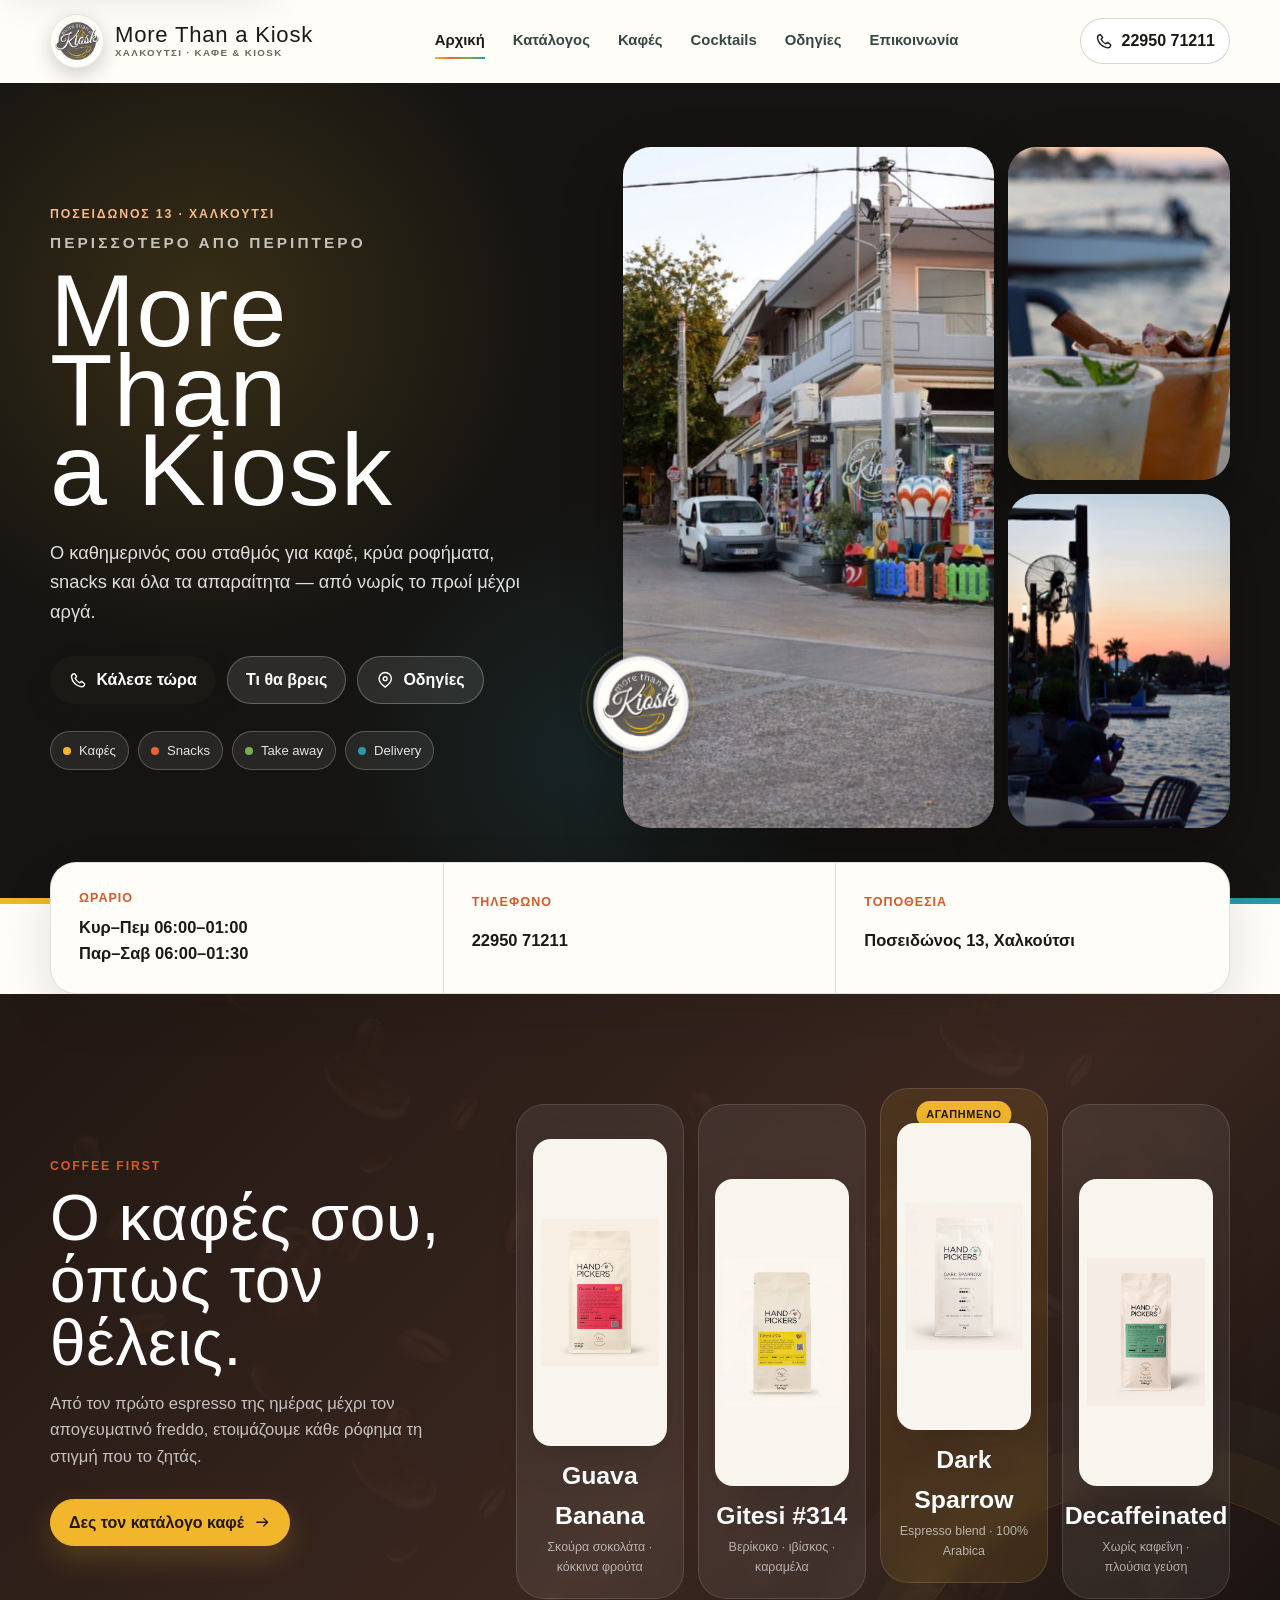
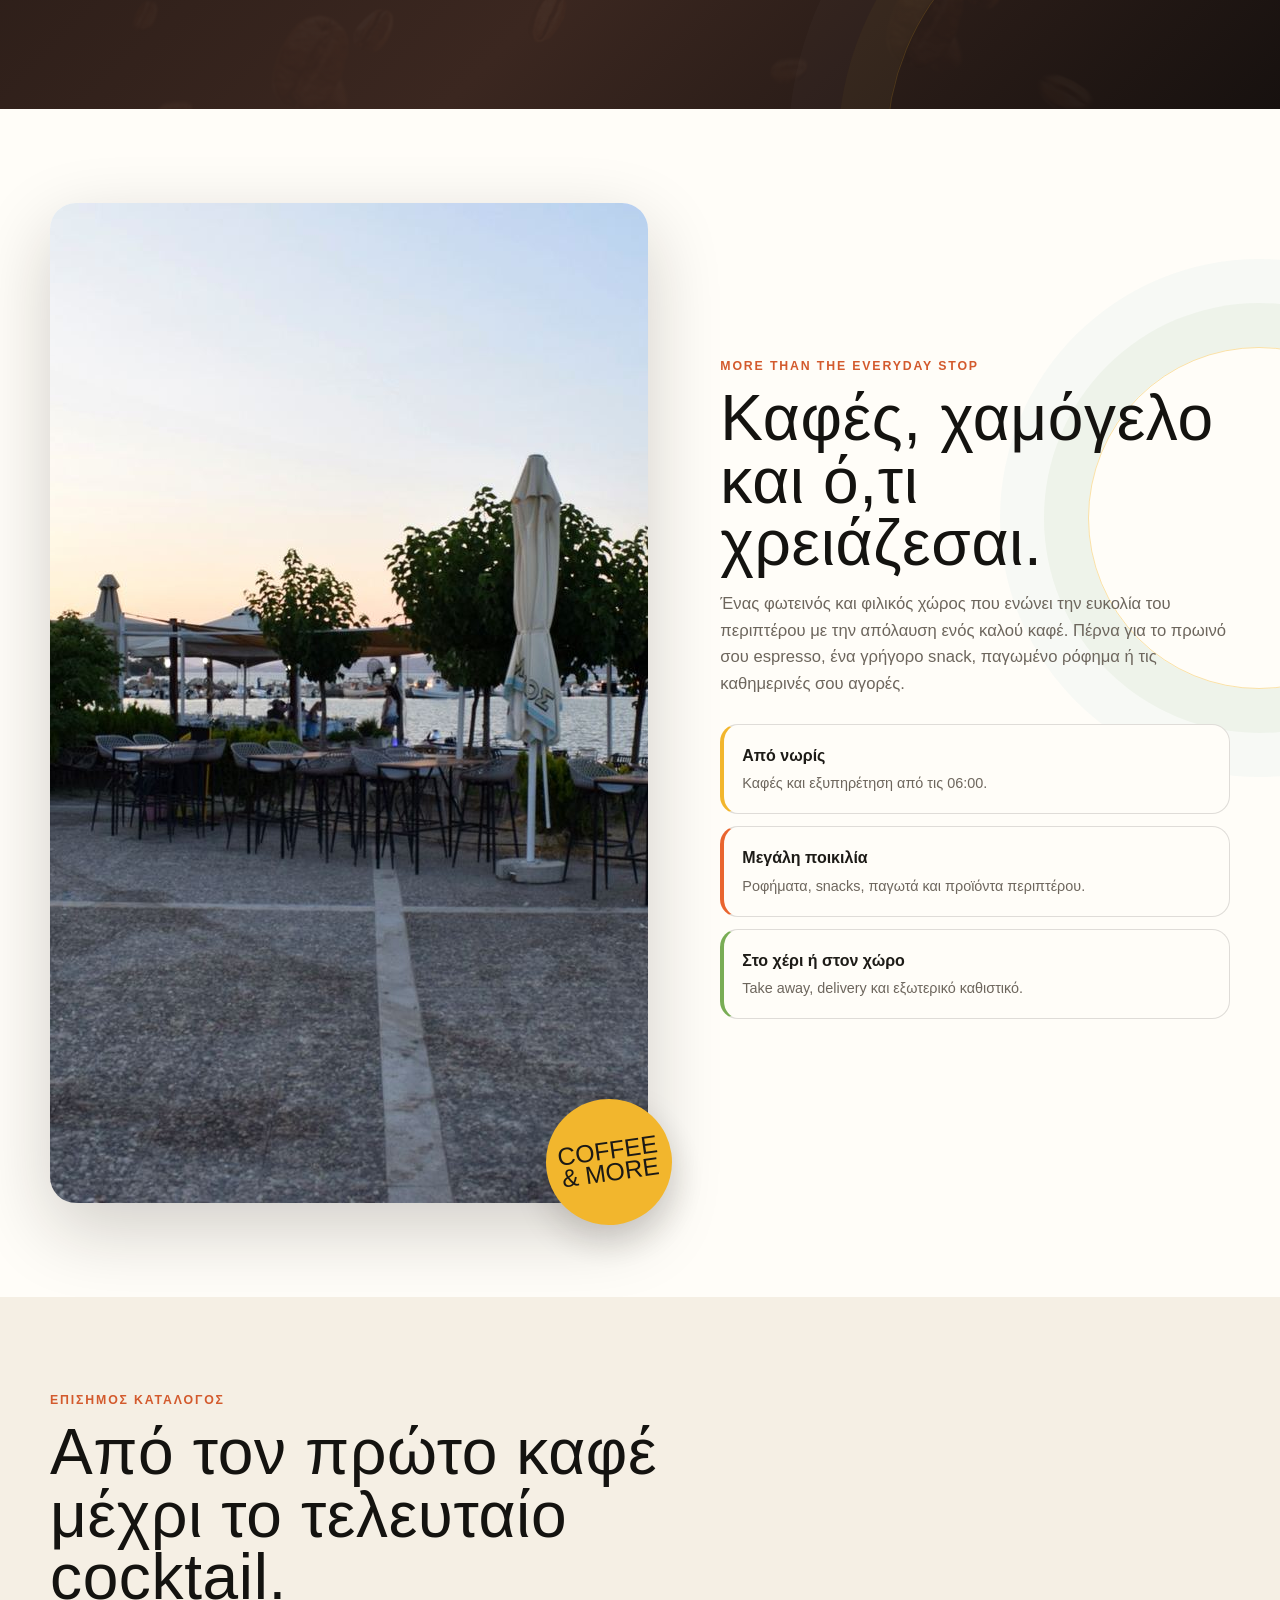
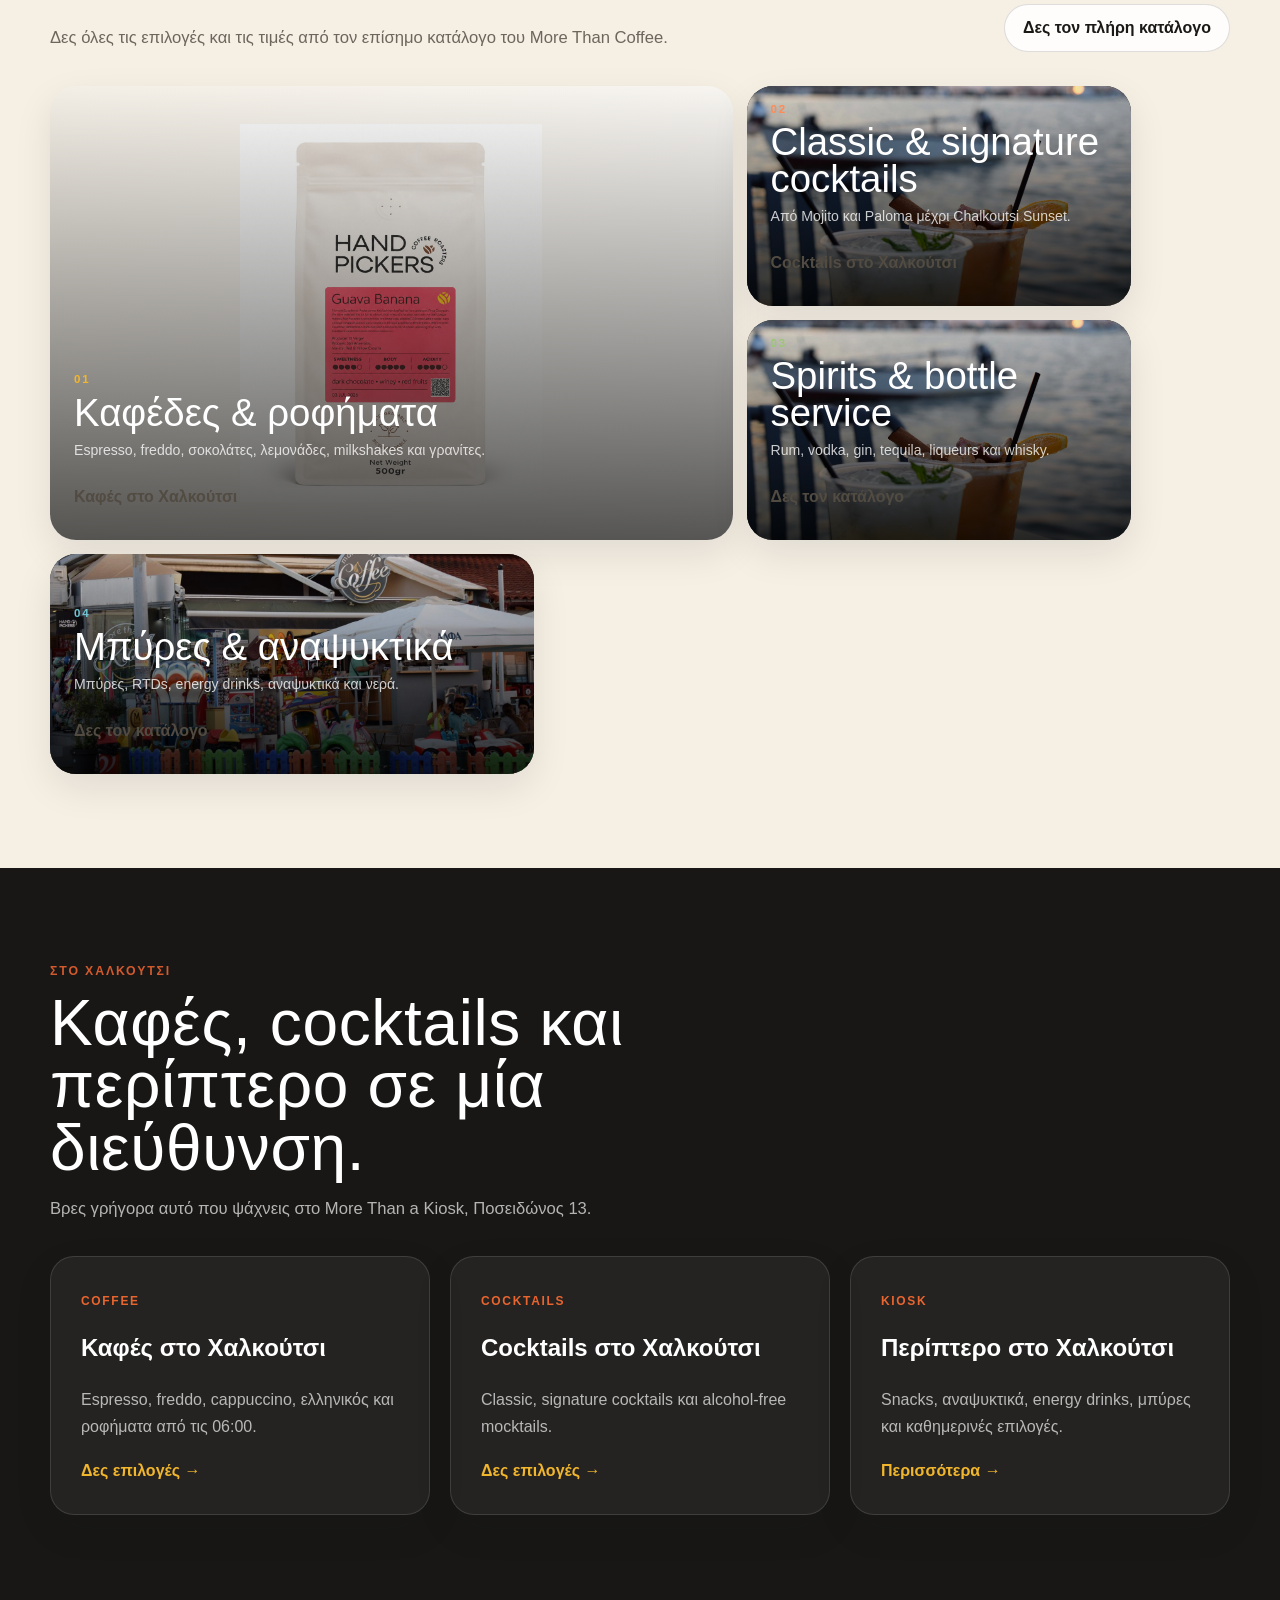
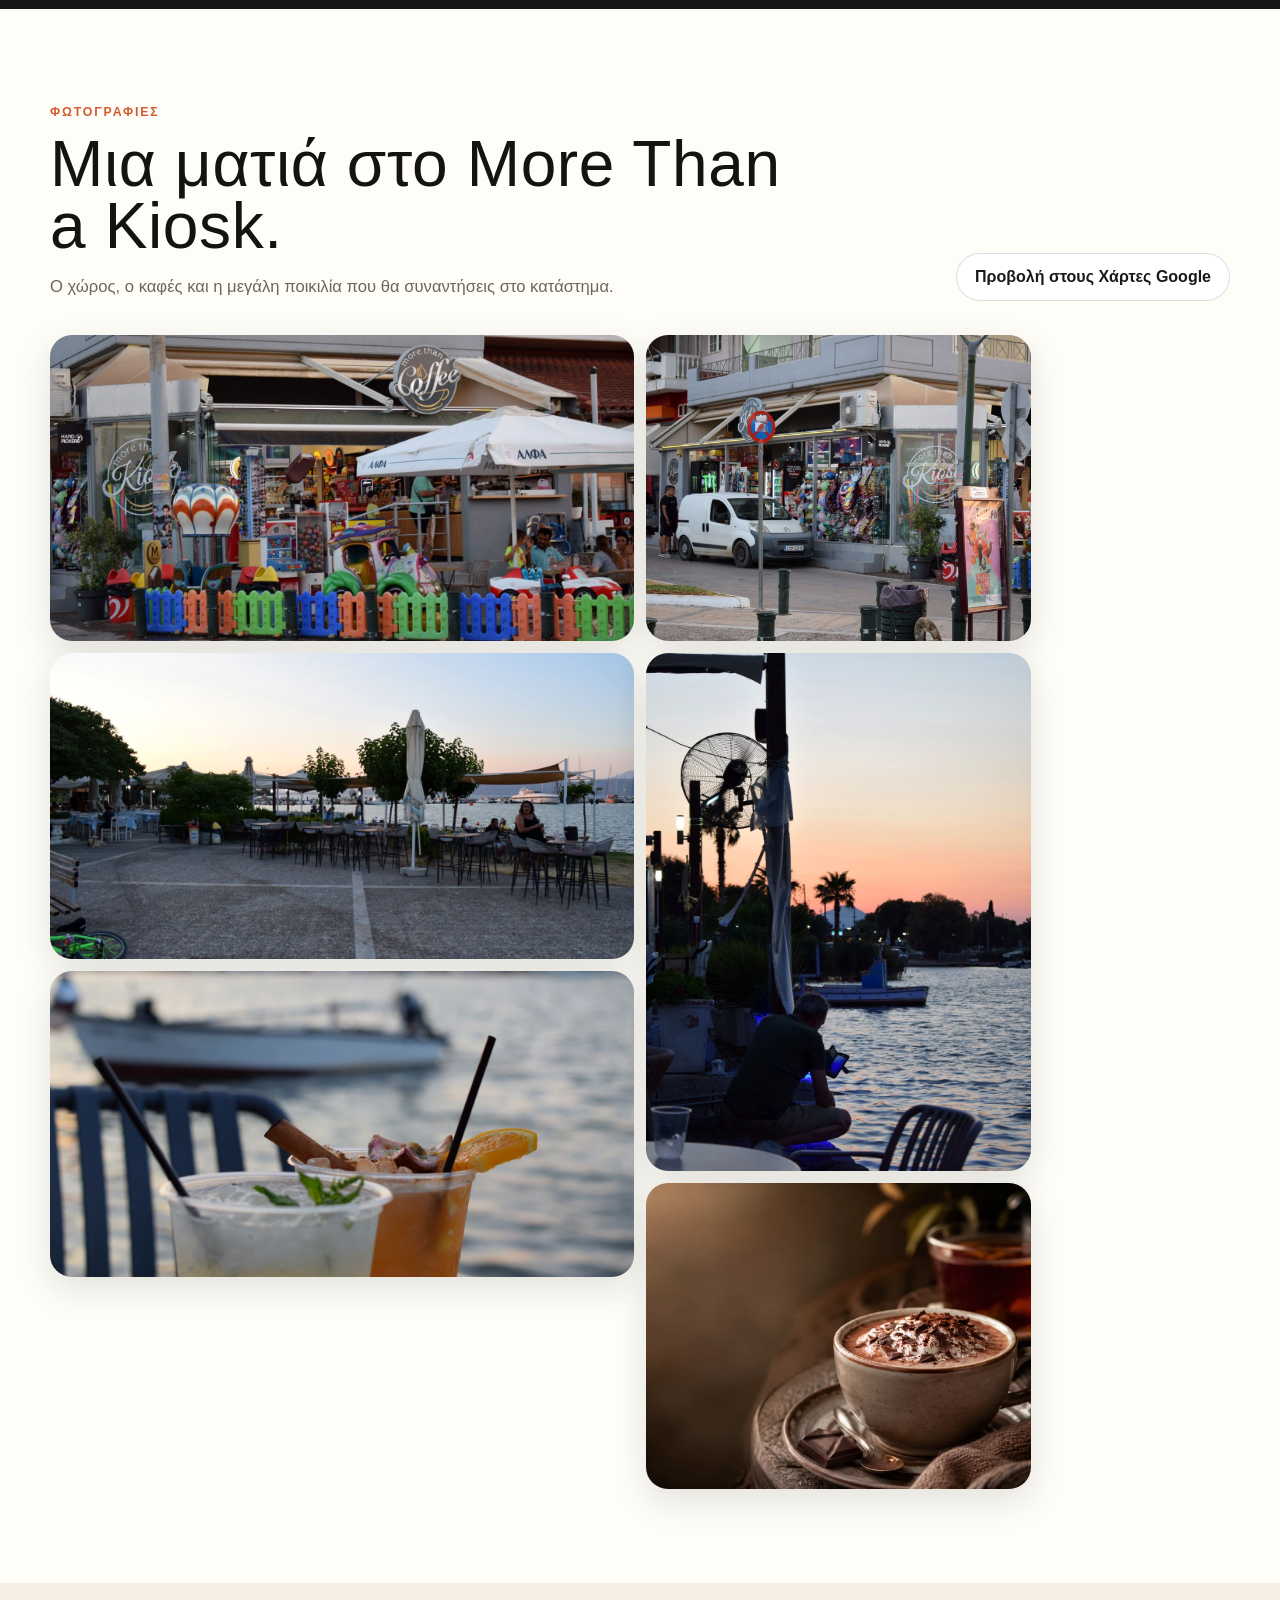
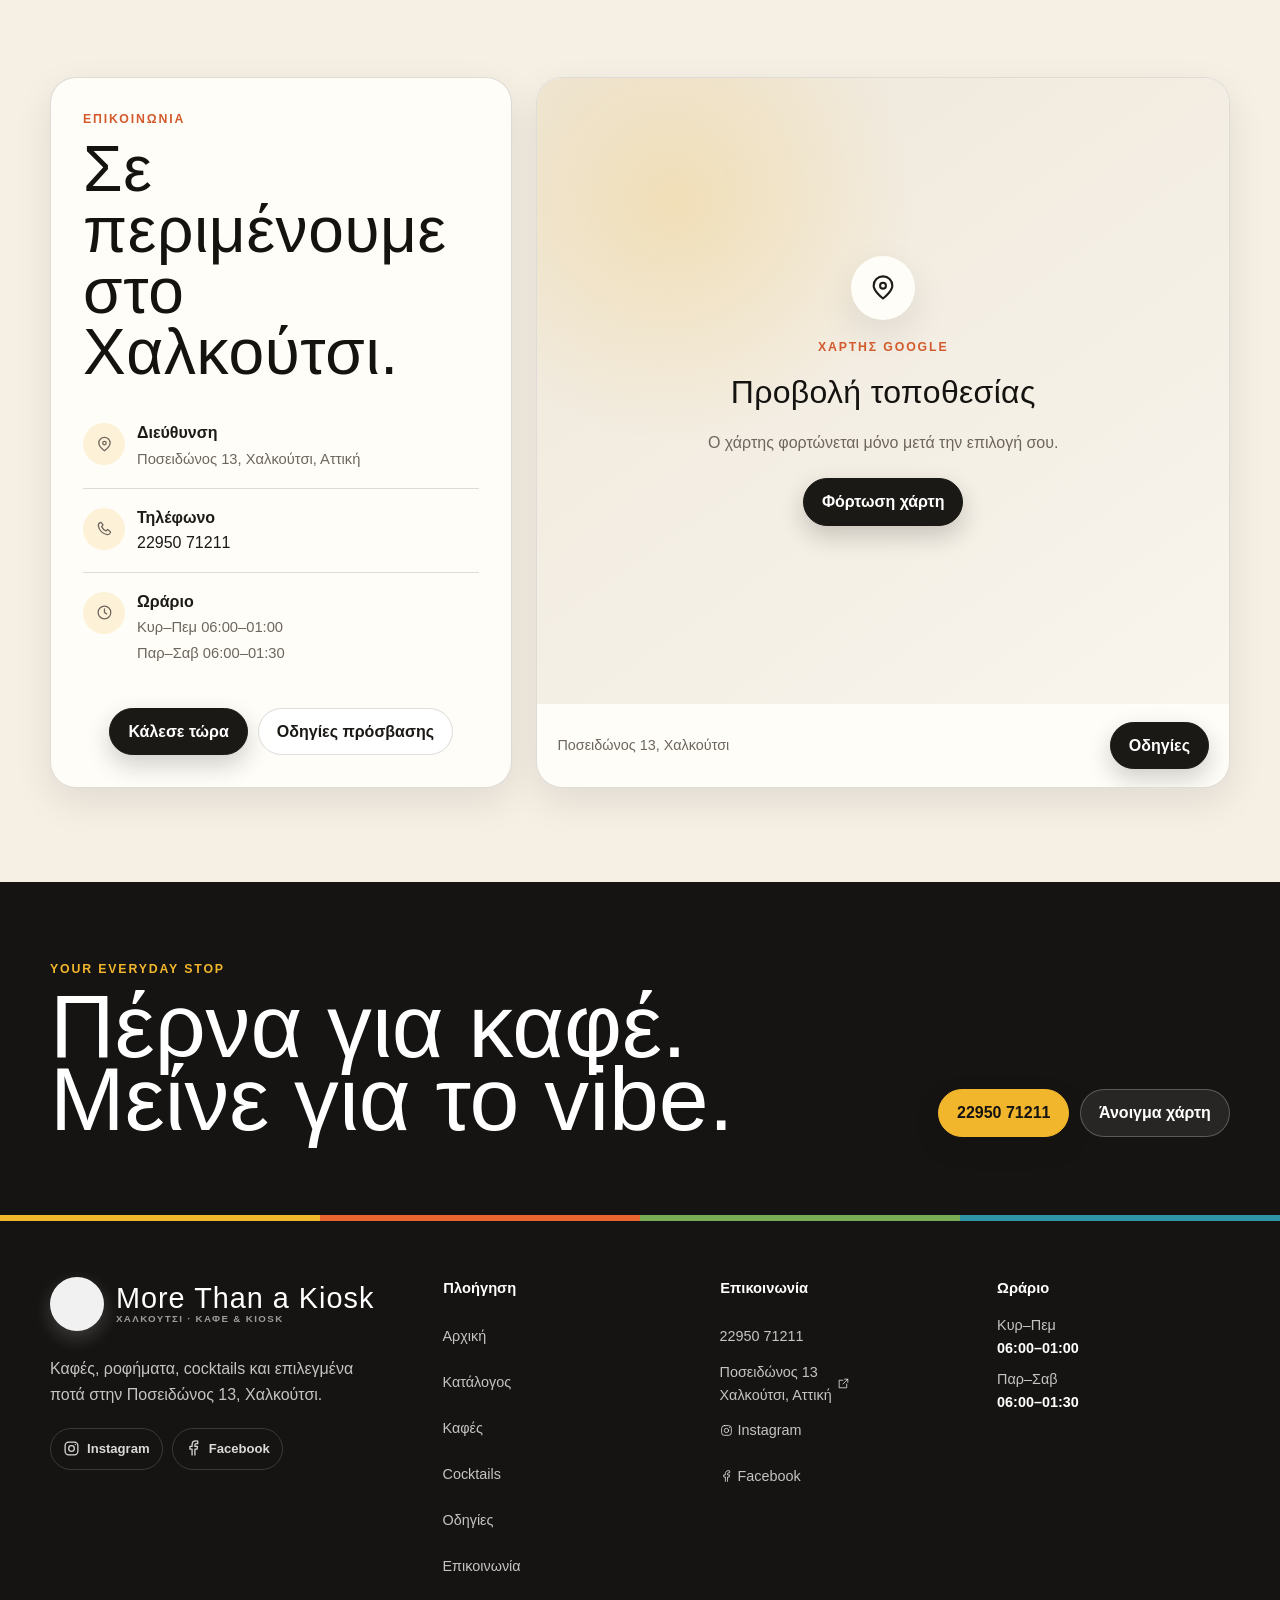
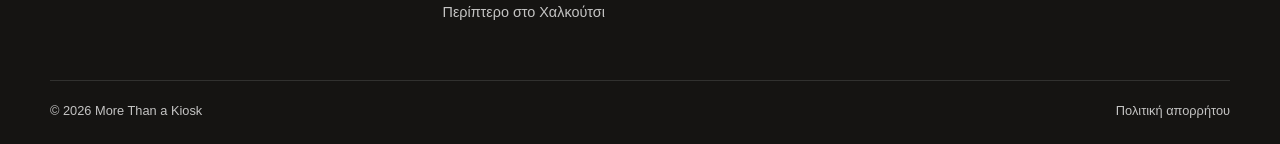
<file: index.html>
<!DOCTYPE html>
<html class="no-js" data-environment="production" lang="el">
 <head>
  <meta charset="utf-8"/>
  <meta content="width=device-width, initial-scale=1, viewport-fit=cover" name="viewport"/>
  <meta name="google-site-verification" content="4oUZz794tyGeRzdPTHLePbe0WtQw0kQS4R6EQTc3lCE"/>
  <meta content="#151412" name="theme-color"/>
  <meta content="strict-origin-when-cross-origin" name="referrer"/>
  <script src="js/boot.js">
  </script>
  <link href="assets/icons/favicon.png" rel="icon" sizes="96x96" type="image/png"/>
  
  
  
  <link href="css/styles.css" rel="stylesheet"/>
  <link href="css/responsive.css" rel="stylesheet"/>
  <title>
   More Than a Kiosk Χαλκούτσι | Καφέ, Cocktails &amp; Περίπτερο
  </title>
  <meta content="More Than a Kiosk – More Than Coffee στο Χαλκούτσι. Καφέδες, ροφήματα, cocktails, μπύρες, ποτά και προϊόντα περιπτέρου στην Ποσειδώνος 13." name="description"/>
  <meta content="index,follow,max-image-preview:large,max-snippet:-1,max-video-preview:-1" name="robots"/>
  <meta content="More Than a Kiosk" name="author"/>
  <meta content="GR-I" name="geo.region"/>
  <meta content="Χαλκούτσι" name="geo.placename"/>
  <meta content="38.3319277;23.7342694" name="geo.position"/>
  <meta content="38.3319277, 23.7342694" name="ICBM"/>
  <link href="https://morethanakiosk.com/" rel="canonical"/>
  <link href="https://morethanakiosk.com/" hreflang="el-GR" rel="alternate"/>
  <link href="https://morethanakiosk.com/" hreflang="x-default" rel="alternate"/>
  <link href="site.webmanifest" rel="manifest"/>
  <link href="assets/icons/apple-touch-icon.png" rel="apple-touch-icon" sizes="180x180"/>
  <meta content="website" property="og:type"/>
  <meta content="el_GR" property="og:locale"/>
  <meta content="More Than a Kiosk" property="og:site_name"/>
  <meta content="More Than a Kiosk Χαλκούτσι | Καφέ, Cocktails &amp; Περίπτερο" property="og:title"/>
  <meta content="More Than a Kiosk – More Than Coffee στο Χαλκούτσι. Καφέδες, ροφήματα, cocktails, μπύρες, ποτά και προϊόντα περιπτέρου στην Ποσειδώνος 13." property="og:description"/>
  <meta content="https://morethanakiosk.com/" property="og:url"/>
  <meta content="https://morethanakiosk.com/assets/images/brand/social-preview.jpg" property="og:image"/>
  <meta content="https://morethanakiosk.com/assets/images/brand/social-preview.jpg" property="og:image:secure_url"/>
  <meta content="image/jpeg" property="og:image:type"/>
  <meta content="1200" property="og:image:width"/>
  <meta content="630" property="og:image:height"/>
  <meta content="More Than a Kiosk στο Χαλκούτσι" property="og:image:alt"/>
  <meta content="summary_large_image" name="twitter:card"/>
  <meta content="More Than a Kiosk Χαλκούτσι | Καφέ, Cocktails &amp; Περίπτερο" name="twitter:title"/>
  <meta content="More Than a Kiosk – More Than Coffee στο Χαλκούτσι. Καφέδες, ροφήματα, cocktails, μπύρες, ποτά και προϊόντα περιπτέρου στην Ποσειδώνος 13." name="twitter:description"/>
  <meta content="https://morethanakiosk.com/assets/images/brand/social-preview.jpg" name="twitter:image"/>
  <meta content="More Than a Kiosk στο Χαλκούτσι" name="twitter:image:alt"/>
  <script type="application/ld+json">
   {"@context":"https://schema.org","@graph":[{"@type":["CafeOrCoffeeShop","ConvenienceStore"],"@id":"https://morethanakiosk.com/#business","name":"More Than a Kiosk","alternateName":["More Than Coffee","More Than a Kiosk, περίπτερο & καφέ"],"description":"Καφέ, cocktails, ποτά, αναψυκτικά, snacks και προϊόντα περιπτέρου στο Χαλκούτσι.","url":"https://morethanakiosk.com/","telephone":"+302295071211","logo":{"@type":"ImageObject","@id":"https://morethanakiosk.com/#logo","url":"https://morethanakiosk.com/assets/images/brand/more-than-kiosk-logo.png","contentUrl":"https://morethanakiosk.com/assets/images/brand/more-than-kiosk-logo.png","width":1000,"height":1000},"image":["https://morethanakiosk.com/assets/images/brand/social-preview.jpg","https://morethanakiosk.com/assets/images/licensed-stock/cafe-interior.jpg","https://morethanakiosk.com/assets/images/menu-stock/coffee-menu.webp","https://morethanakiosk.com/assets/images/menu-stock/cocktails-menu.webp"],"priceRange":"€–€€","currenciesAccepted":"EUR","address":{"@type":"PostalAddress","streetAddress":"Ποσειδώνος 13","addressLocality":"Χαλκούτσι","addressRegion":"Αττική","addressCountry":"GR"},"geo":{"@type":"GeoCoordinates","latitude":38.3319277,"longitude":23.7342694},"hasMap":"https://maps.app.goo.gl/wuxAspR66vvUeKUTA","hasMenu":"https://morethanakiosk.com/menu.html","servesCuisine":["Coffee","Cocktails","Snacks"],"areaServed":{"@type":"Place","name":"Χαλκούτσι, Αττική"},"sameAs":["https://maps.app.goo.gl/wuxAspR66vvUeKUTA","https://www.facebook.com/share/187zwPH4FL/?mibextid=wwXIfr","https://www.instagram.com/more_than_coffee_and_cocktail/"],"openingHoursSpecification":[{"@type":"OpeningHoursSpecification","dayOfWeek":["Monday","Tuesday","Wednesday","Thursday","Sunday"],"opens":"06:00","closes":"01:00"},{"@type":"OpeningHoursSpecification","dayOfWeek":["Friday","Saturday"],"opens":"06:00","closes":"01:30"}]},{"@type":"WebSite","@id":"https://morethanakiosk.com/#website","url":"https://morethanakiosk.com/","name":"More Than a Kiosk","alternateName":"More Than Coffee Χαλκούτσι","inLanguage":"el-GR","publisher":{"@id":"https://morethanakiosk.com/#business"}},{"@type":"BreadcrumbList","@id":"https://morethanakiosk.com/#breadcrumb","itemListElement":[{"@type":"ListItem","position":1,"name":"Αρχική","item":"https://morethanakiosk.com/"}]},{"@type":"WebPage","@id":"https://morethanakiosk.com/#webpage","url":"https://morethanakiosk.com/","name":"More Than a Kiosk Χαλκούτσι | Καφέ, Cocktails & Περίπτερο","description":"More Than a Kiosk – More Than Coffee στο Χαλκούτσι. Καφέδες, ροφήματα, cocktails, μπύρες, ποτά και προϊόντα περιπτέρου στην Ποσειδώνος 13.","isPartOf":{"@id":"https://morethanakiosk.com/#website"},"about":{"@id":"https://morethanakiosk.com/#business"},"inLanguage":"el-GR","primaryImageOfPage":{"@type":"ImageObject","url":"https://morethanakiosk.com/assets/images/brand/social-preview.jpg","width":1200,"height":630},"breadcrumb":{"@id":"https://morethanakiosk.com/#breadcrumb"}}]}
  </script>
  
  <link href="assets/vendor/aos/aos.css" rel="stylesheet"/>
  <link href="css/coffee-motion.css" rel="stylesheet"/>
  <link href="https://www.instagram.com/more_than_coffee_and_cocktail/" rel="me"/>
  <link href="https://www.facebook.com/share/187zwPH4FL/?mibextid=wwXIfr" rel="me"/>
 </head>
 <body class="page-loading" data-page="home">
<noscript><nav class="noscript-nav" aria-label="Βασική πλοήγηση"><a href="index.html">Αρχική</a><a href="menu.html">Κατάλογος</a><a href="directions.html">Οδηγίες</a><a href="contact.html">Επικοινωνία</a><a href="privacy.html">Απόρρητο</a></nav></noscript>
  <div aria-hidden="true" class="page-loader" data-page-loader="" role="presentation">
   <div class="page-loader-inner kiosk-loader-inner">
    <img alt="" class="loader-logo" height="1000" src="assets/images/brand/more-than-kiosk-logo.webp" width="1000"/>
    <span class="brand-wordmark">
     More Than a Kiosk
     <small>
      Χαλκούτσι · Καφέ &amp; Kiosk
     </small>
    </span>
    <span class="page-loader-label">
     Φόρτωση
    </span>
    <span aria-hidden="true" class="page-loader-track">
     <span>
     </span>
    </span>
   </div>
  </div>
  <a class="skip-link" href="#mainContent">
   Μετάβαση στο κύριο περιεχόμενο
  </a>
  <div data-shared-banner="">
  </div>
  <div data-shared-header="">
  </div>
  <div data-shared-drawer="">
  </div>
  <main id="mainContent">
   <section class="hero hero-kiosk" id="home">
    <div class="container hero-shell">
     <div class="hero-content">
      <p class="eyebrow">
       Ποσειδώνος 13 · Χαλκούτσι
      </p>
      <h1>
       <span>
        Περισσότερο από περίπτερο
       </span>
       More Than
       <br/>
       a Kiosk
      </h1>
      <p class="hero-copy">
       Ο καθημερινός σου σταθμός για καφέ, κρύα ροφήματα, snacks και όλα τα απαραίτητα — από νωρίς το πρωί μέχρι αργά.
      </p>
      <div class="hero-actions">
       <a class="primary-button" href="tel:+302295071211">
        <span class="svg-icon" data-inline-icon="phone">
        </span>
        Κάλεσε τώρα
       </a>
       <a class="secondary-button" href="menu.html">
        Τι θα βρεις
       </a>
       <a class="secondary-button" href="https://maps.app.goo.gl/wuxAspR66vvUeKUTA" rel="noopener noreferrer" target="_blank">
        <span class="svg-icon" data-inline-icon="pin">
        </span>
        Οδηγίες
       </a>
      </div>
      <div class="hero-meta">
       <span class="meta-pill">
        <span class="brand-dot dot-yellow">
        </span>
        Καφές
       </span>
       <span class="meta-pill">
        <span class="brand-dot dot-orange">
        </span>
        Snacks
       </span>
       <span class="meta-pill">
        <span class="brand-dot dot-green">
        </span>
        Take away
       </span>
       <span class="meta-pill">
        <span class="brand-dot dot-blue">
        </span>
        Delivery
       </span>
      </div>
     </div>
     <div aria-label="Φωτογραφίες από το More Than a Kiosk" class="hero-media hero-collage">
      <figure class="hero-photo hero-photo-main">
       <img alt="Ενδεικτική ατμόσφαιρα καφέ στο Χαλκούτσι" src="assets/images/licensed-stock/cafe-interior.jpg" width="1067" height="1600"/>
      </figure>
      <figure class="hero-photo hero-photo-top">
       <img alt="Espresso στο More Than a Kiosk" height="1200" src="assets/images/menu-stock/coffee-menu.webp" width="900"/>
      </figure>
      <figure class="hero-photo hero-photo-bottom">
       <img alt="Ποικιλία από snacks και προϊόντα περιπτέρου" src="assets/images/licensed-stock/convenience-store.jpg" width="1600" height="1067"/>
      </figure>
      <div class="hero-logo-badge">
       <img alt="Λογότυπο More Than a Kiosk" height="1000" src="assets/images/brand/more-than-kiosk-logo.webp" width="1000"/>
      </div>
     </div>
    </div>
    <div aria-hidden="true" class="hero-rainbow">
     <span>
     </span>
     <span>
     </span>
     <span>
     </span>
     <span>
     </span>
    </div>
   </section>
   <section aria-label="Γρήγορες πληροφορίες" class="quick-info">
    <div class="container quick-grid">
     <article class="quick-card">
      <small>
       Ωράριο
      </small>
      <strong>
       Κυρ–Πεμ 06:00–01:00
       <br/>
       Παρ–Σαβ 06:00–01:30
      </strong>
     </article>
     <article class="quick-card">
      <small>
       Τηλέφωνο
      </small>
      <a href="tel:+302295071211">
       22950 71211
      </a>
     </article>
     <article class="quick-card">
      <small>
       Τοποθεσία
      </small>
      <a href="https://maps.app.goo.gl/wuxAspR66vvUeKUTA" rel="noopener noreferrer" target="_blank">
       Ποσειδώνος 13, Χαλκούτσι
      </a>
     </article>
    </div>
   </section>
   <section aria-labelledby="coffeeRitualTitle" class="coffee-ritual">
    <div aria-hidden="true" class="coffee-ritual-beans"></div>
    <div class="container coffee-ritual-grid">
     <div class="coffee-ritual-copy reveal">
      <p class="eyebrow">Coffee first</p>
      <h2 class="section-title" id="coffeeRitualTitle">Ο καφές σου, όπως τον θέλεις.</h2>
      <p class="section-copy">Από τον πρώτο espresso της ημέρας μέχρι τον απογευματινό freddo, ετοιμάζουμε κάθε ρόφημα τη στιγμή που το ζητάς.</p>
      <a class="primary-button" href="menu.html#coffee">
       Δες τον κατάλογο καφέ
       <span class="svg-icon" data-inline-icon="arrow"></span>
      </a>
     </div>
     <div aria-label="Επιλογές καφέ" class="coffee-cup-showcase reveal">
      <article class="coffee-cup-card">
       <img alt="Ζεστός καφές" height="368" loading="lazy" src="assets/images/coffee-template/product-coffee-1.png" width="268"/>
       <strong>Espresso</strong>
       <span>Δυνατός &amp; αρωματικός</span>
      </article>
      <article class="coffee-cup-card coffee-cup-card-featured">
       <span class="coffee-cup-badge">Αγαπημένο</span>
       <img alt="Freddo καφές" height="368" loading="lazy" src="assets/images/coffee-template/product-coffee-2.png" width="268"/>
       <strong>Freddo</strong>
       <span>Δροσερός &amp; απολαυστικός</span>
      </article>
      <article class="coffee-cup-card">
       <img alt="Καφές με γάλα" height="368" loading="lazy" src="assets/images/coffee-template/product-coffee-3.png" width="268"/>
       <strong>Cappuccino</strong>
       <span>Βελούδινος αφρός</span>
      </article>
     </div>
    </div>
   </section>
   <section class="section kiosk-story" id="about">
    <div class="container story-grid">
     <div class="story-card reveal">
      <img alt="Ενδεικτικό παραθαλάσσιο καθιστικό" loading="lazy" src="assets/images/licensed-stock/seaside-seating.jpg" width="1600" height="1159"/>
      <span class="story-stamp">
       Coffee
       <br/>
       &amp; more
      </span>
     </div>
     <div class="reveal">
      <p class="eyebrow">
       More than the everyday stop
      </p>
      <h2 class="section-title">
       Καφές, χαμόγελο και ό,τι χρειάζεσαι.
      </h2>
      <p class="section-copy">
       Ένας φωτεινός και φιλικός χώρος που ενώνει την ευκολία του περιπτέρου με την απόλαυση ενός καλού καφέ. Πέρνα για το πρωινό σου espresso, ένα γρήγορο snack, παγωμένο ρόφημα ή τις καθημερινές σου αγορές.
      </p>
      <div class="story-points kiosk-points">
       <div class="story-point">
        <strong>
         Από νωρίς
        </strong>
        <span>
         Καφές και εξυπηρέτηση από τις 06:00.
        </span>
       </div>
       <div class="story-point">
        <strong>
         Μεγάλη ποικιλία
        </strong>
        <span>
         Ροφήματα, snacks, παγωτά και προϊόντα περιπτέρου.
        </span>
       </div>
       <div class="story-point">
        <strong>
         Στο χέρι ή στον χώρο
        </strong>
        <span>
         Take away, delivery και εξωτερικό καθιστικό.
        </span>
       </div>
      </div>
     </div>
    </div>
   </section>
   <section class="section section-alt category-showcase" id="choices">
    <div class="container">
     <div class="section-head">
      <div>
       <p class="eyebrow">
        Επίσημος κατάλογος
       </p>
       <h2 class="section-title">
        Από τον πρώτο καφέ μέχρι το τελευταίο cocktail.
       </h2>
       <p class="section-copy">
        Δες όλες τις επιλογές και τις τιμές από τον επίσημο κατάλογο του More Than Coffee.
       </p>
      </div>
      <a class="secondary-button" href="menu.html">
       Δες τον πλήρη κατάλογο
      </a>
     </div>
     <div class="kiosk-category-grid">
      <article class="kiosk-category-card category-large reveal">
       <img alt="Καφές με κρουασάν" height="1100" loading="lazy" src="assets/images/menu-stock/coffee-menu.webp" width="1600"/>
       <div>
        <span>
         01
        </span>
        <h3>
         Καφέδες &amp; ροφήματα
        </h3>
        <p>
         Espresso, freddo, σοκολάτες, λεμονάδες, milkshakes και γρανίτες.
        </p>
        <a class="text-action" href="coffee-chalkoutsi.html">
         Καφές στο Χαλκούτσι
        </a>
       </div>
      </article>
      <article class="kiosk-category-card reveal">
       <img alt="Ποικιλία από cocktails" height="1000" loading="lazy" src="assets/images/menu-stock/cocktails-menu.webp" width="1600"/>
       <div>
        <span>
         02
        </span>
        <h3>
         Classic &amp; signature cocktails
        </h3>
        <p>
         Από Mojito και Paloma μέχρι Chalkoutsi Sunset.
        </p>
        <a class="text-action" href="cocktails-chalkoutsi.html">
         Cocktails στο Χαλκούτσι
        </a>
       </div>
      </article>
      <article class="kiosk-category-card reveal">
       <img alt="Whisky και επιλεγμένα spirits" height="1500" loading="lazy" src="assets/images/menu-stock/spirits-menu.webp" width="1200"/>
       <div>
        <span>
         03
        </span>
        <h3>
         Spirits &amp; bottle service
        </h3>
        <p>
         Rum, vodka, gin, tequila, liqueurs και whisky.
        </p>
        <a class="text-action" href="menu.html">
         Δες τον κατάλογο
        </a>
       </div>
      </article>
      <article class="kiosk-category-card category-wide reveal">
       <img alt="Παγωμένη μπύρα" height="1000" loading="lazy" src="assets/images/menu-stock/beer-menu.webp" width="1400"/>
       <div>
        <span>
         04
        </span>
        <h3>
         Μπύρες &amp; αναψυκτικά
        </h3>
        <p>
         Μπύρες, RTDs, energy drinks, αναψυκτικά και νερά.
        </p>
        <a class="text-action" href="menu.html">
         Δες τον κατάλογο
        </a>
       </div>
      </article>
     </div>
    </div>
   </section>
   <section aria-labelledby="localSearchTitle" class="section local-search-section">
    <div class="container">
     <div class="section-head">
      <div>
       <p class="eyebrow">
        Στο Χαλκούτσι
       </p>
       <h2 class="section-title" id="localSearchTitle">
        Καφές, cocktails και περίπτερο σε μία διεύθυνση.
       </h2>
       <p class="section-copy">
        Βρες γρήγορα αυτό που ψάχνεις στο More Than a Kiosk, Ποσειδώνος 13.
       </p>
      </div>
     </div>
     <div class="local-search-grid">
      <a class="local-search-card" href="coffee-chalkoutsi.html">
       <span>
        Coffee
       </span>
       <h3>
        Καφές στο Χαλκούτσι
       </h3>
       <p>
        Espresso, freddo, cappuccino, ελληνικός και ροφήματα από τις 06:00.
       </p>
       <strong>
        Δες επιλογές →
       </strong>
      </a>
      <a class="local-search-card" href="cocktails-chalkoutsi.html">
       <span>
        Cocktails
       </span>
       <h3>
        Cocktails στο Χαλκούτσι
       </h3>
       <p>
        Classic, signature cocktails και alcohol-free mocktails.
       </p>
       <strong>
        Δες επιλογές →
       </strong>
      </a>
      <a class="local-search-card" href="kiosk-chalkoutsi.html">
       <span>
        Kiosk
       </span>
       <h3>
        Περίπτερο στο Χαλκούτσι
       </h3>
       <p>
        Snacks, αναψυκτικά, energy drinks, μπύρες και καθημερινές επιλογές.
       </p>
       <strong>
        Περισσότερα →
       </strong>
      </a>
     </div>
    </div>
   </section>
   <section class="section photo-library" id="gallery">
    <div class="container">
     <div class="section-head">
      <div>
       <p class="eyebrow">
        Φωτογραφίες
       </p>
       <h2 class="section-title">
        Μια ματιά στο More Than a Kiosk.
       </h2>
       <p class="section-copy">
        Ο χώρος, ο καφές και η μεγάλη ποικιλία που θα συναντήσεις στο κατάστημα.
       </p>
      </div>
      <a class="secondary-button" href="https://maps.app.goo.gl/wuxAspR66vvUeKUTA" rel="noopener noreferrer" target="_blank">
       Προβολή στους Χάρτες Google
      </a>
     </div>
     <div class="photo-mosaic kiosk-mosaic">
      <button class="mosaic-photo mosaic-wide" data-caption="Ο πραγματικός χώρος του More Than a Kiosk με θέα προς τη θάλασσα" data-lightbox="assets/images/venue-originals/venue-interior-waterfront.png" type="button">
       <img alt="Ο χώρος και το παραθαλάσσιο καθιστικό του More Than a Kiosk" height="1024" loading="lazy" src="assets/images/venue-originals/venue-interior-waterfront.png" width="1536"/>
      </button>
      <button class="mosaic-photo mosaic-tall" data-caption="Passion fruit cocktail δίπλα στη θάλασσα" data-lightbox="assets/images/venue-originals/passion-fruit-cocktail-waterfront.png" type="button">
       <img alt="Passion fruit cocktail με μέντα και θέα στη θάλασσα" height="1638" loading="lazy" src="assets/images/venue-originals/passion-fruit-cocktail-waterfront.png" width="982"/>
      </button>
      <button class="mosaic-photo mosaic-wide" data-caption="Ενδεικτική ατμόσφαιρα καφέ" data-lightbox="assets/images/licensed-stock/cafe-interior.jpg" type="button">
       <img alt="Ενδεικτική ατμόσφαιρα καφέ" loading="lazy" src="assets/images/licensed-stock/cafe-interior.jpg" width="1067" height="1600"/>
      </button>
      <button class="mosaic-photo mosaic-tall" data-caption="Το αυθεντικό λογότυπο στην πρόσοψη" data-lightbox="assets/images/brand/more-than-kiosk-logo-panel.webp" type="button">
       <img alt="Το λογότυπο More Than a Kiosk στην πρόσοψη" height="1013" loading="lazy" src="assets/images/brand/more-than-kiosk-logo-panel.webp" width="800"/>
      </button>
      <button class="mosaic-photo" data-caption="Η γωνιά του καφέ" data-lightbox="assets/images/licensed-stock/coffee-station.jpg" type="button">
       <img alt="Ενδεικτικός σταθμός παρασκευής καφέ" loading="lazy" src="assets/images/licensed-stock/coffee-station.jpg" width="1600" height="1067"/>
      </button>
      <button class="mosaic-photo mosaic-small" data-caption="Espresso" data-lightbox="assets/images/menu-stock/coffee-menu.webp" type="button">
       <img alt="Φλιτζάνι espresso" height="1200" loading="lazy" src="assets/images/menu-stock/coffee-menu.webp" width="900"/>
      </button>
      <button class="mosaic-photo mosaic-wide" data-caption="Μεγάλη ποικιλία προϊόντων" data-lightbox="assets/images/licensed-stock/stocked-store.jpg" type="button">
       <img alt="Ενδεικτική ποικιλία προϊόντων" loading="lazy" src="assets/images/licensed-stock/stocked-store.jpg" width="1050" height="1600"/>
      </button>
      <button class="mosaic-photo mosaic-tall" data-caption="Snacks και γρήγορες επιλογές" data-lightbox="assets/images/licensed-stock/convenience-store.jpg" type="button">
       <img alt="Snacks και γρήγορες επιλογές" loading="lazy" src="assets/images/licensed-stock/convenience-store.jpg" width="1600" height="1067"/>
      </button>
      <button class="mosaic-photo" data-caption="Ενδεικτικό εσωτερικό καταστήματος" data-lightbox="assets/images/licensed-stock/stocked-store.jpg" type="button">
       <img alt="Ενδεικτικό εσωτερικό καταστήματος" loading="lazy" src="assets/images/licensed-stock/stocked-store.jpg" width="1050" height="1600"/>
      </button>
      <button class="mosaic-photo mosaic-wide" data-caption="Ενδεικτικό παραθαλάσσιο καθιστικό" data-lightbox="assets/images/licensed-stock/seaside-seating.jpg" type="button">
       <img alt="Ενδεικτικό παραθαλάσσιο καθιστικό" loading="lazy" src="assets/images/licensed-stock/seaside-seating.jpg" width="1600" height="1159"/>
      </button>
     </div>
    </div>
   </section>
   <section class="section section-alt" id="businessInfo">
    <div class="container info-grid">
     <article class="info-card reveal">
      <p class="eyebrow">
       Επικοινωνία
      </p>
      <h2>
       Σε περιμένουμε στο Χαλκούτσι.
      </h2>
      <div class="contact-list">
       <div class="contact-row">
        <span class="contact-icon">
         <span class="svg-icon" data-inline-icon="pin">
         </span>
        </span>
        <div>
         <strong>
          Διεύθυνση
         </strong>
         <span>
          Ποσειδώνος 13, Χαλκούτσι, Αττική
         </span>
        </div>
       </div>
       <div class="contact-row">
        <span class="contact-icon">
         <span class="svg-icon" data-inline-icon="phone">
         </span>
        </span>
        <div>
         <strong>
          Τηλέφωνο
         </strong>
         <a href="tel:+302295071211">
          22950 71211
         </a>
        </div>
       </div>
       <div class="contact-row">
        <span class="contact-icon">
         <span class="svg-icon" data-inline-icon="clock">
         </span>
        </span>
        <div>
         <strong>
          Ωράριο
         </strong>
         <span>
          Κυρ–Πεμ 06:00–01:00
          <br/>
          Παρ–Σαβ 06:00–01:30
         </span>
        </div>
       </div>
      </div>
      <div class="availability-actions">
       <a class="primary-button" href="tel:+302295071211">
        Κάλεσε τώρα
       </a>
       <a class="secondary-button" href="directions.html">
        Οδηγίες πρόσβασης
       </a>
      </div>
     </article>
     <article class="map-card reveal">
      <div class="map-consent" data-map-host="" data-map-src="https://www.google.com/maps?q=38.3319277,23.7342694&amp;z=16&amp;output=embed" id="mapHost">
       <div class="map-consent-content">
        <span class="map-consent-icon">
         <span class="svg-icon" data-inline-icon="pin">
         </span>
        </span>
        <p class="eyebrow">
         Χάρτης Google
        </p>
        <h3>
         Προβολή τοποθεσίας
        </h3>
        <p>
         Ο χάρτης φορτώνεται μόνο μετά την επιλογή σου.
        </p>
        <button class="primary-button" data-load-map="" type="button">
         Φόρτωση χάρτη
        </button>
       </div>
      </div>
      <div class="map-footer">
       <p>
        Ποσειδώνος 13, Χαλκούτσι
       </p>
       <a class="primary-button" href="https://maps.app.goo.gl/wuxAspR66vvUeKUTA" rel="noopener noreferrer" target="_blank">
        Οδηγίες
       </a>
      </div>
     </article>
    </div>
   </section>
   <section class="kiosk-cta">
    <div class="container kiosk-cta-inner">
     <div>
      <p class="eyebrow">
       Your everyday stop
      </p>
      <h2>
       Πέρνα για καφέ.
       <br/>
       Μείνε για το vibe.
      </h2>
     </div>
     <div class="hero-actions">
      <a class="primary-button" href="tel:+302295071211">
       22950 71211
      </a>
      <a class="secondary-button" href="https://maps.app.goo.gl/wuxAspR66vvUeKUTA" rel="noopener noreferrer" target="_blank">
       Άνοιγμα χάρτη
      </a>
     </div>
    </div>
   </section>
  </main>
  <div data-shared-footer="">
  </div>
  <div data-shared-bottom-nav="">
  </div>
  <div data-gallery-lightbox="">
  </div>
  <script src="js/icons.js">
  </script>
  <script src="js/layout.js">
  </script>
  <script src="js/app.js">
  </script>
  <script src="assets/vendor/aos/aos.js">
  </script>
  <script src="assets/vendor/anime/anime.min.js">
  </script>
  <script src="js/coffee-motion.js">
  </script>
 </body>
</html>
</file>
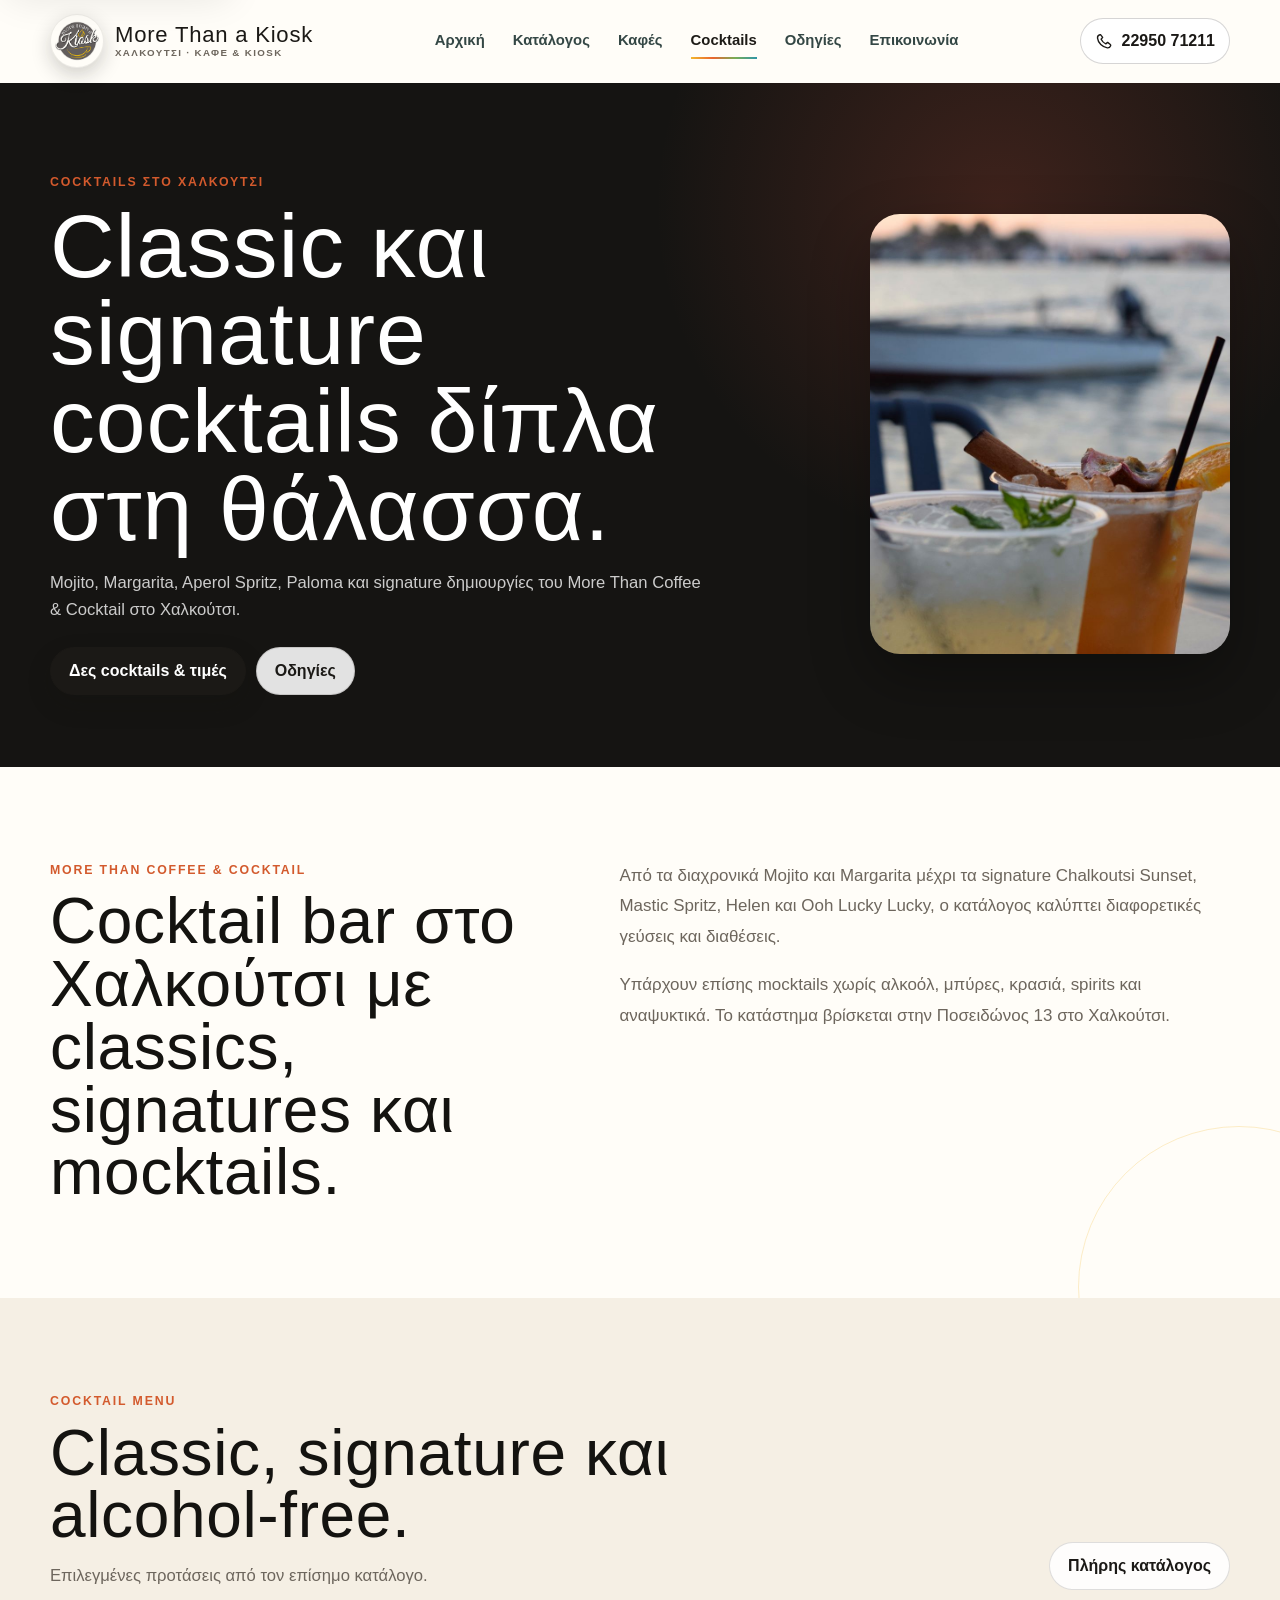
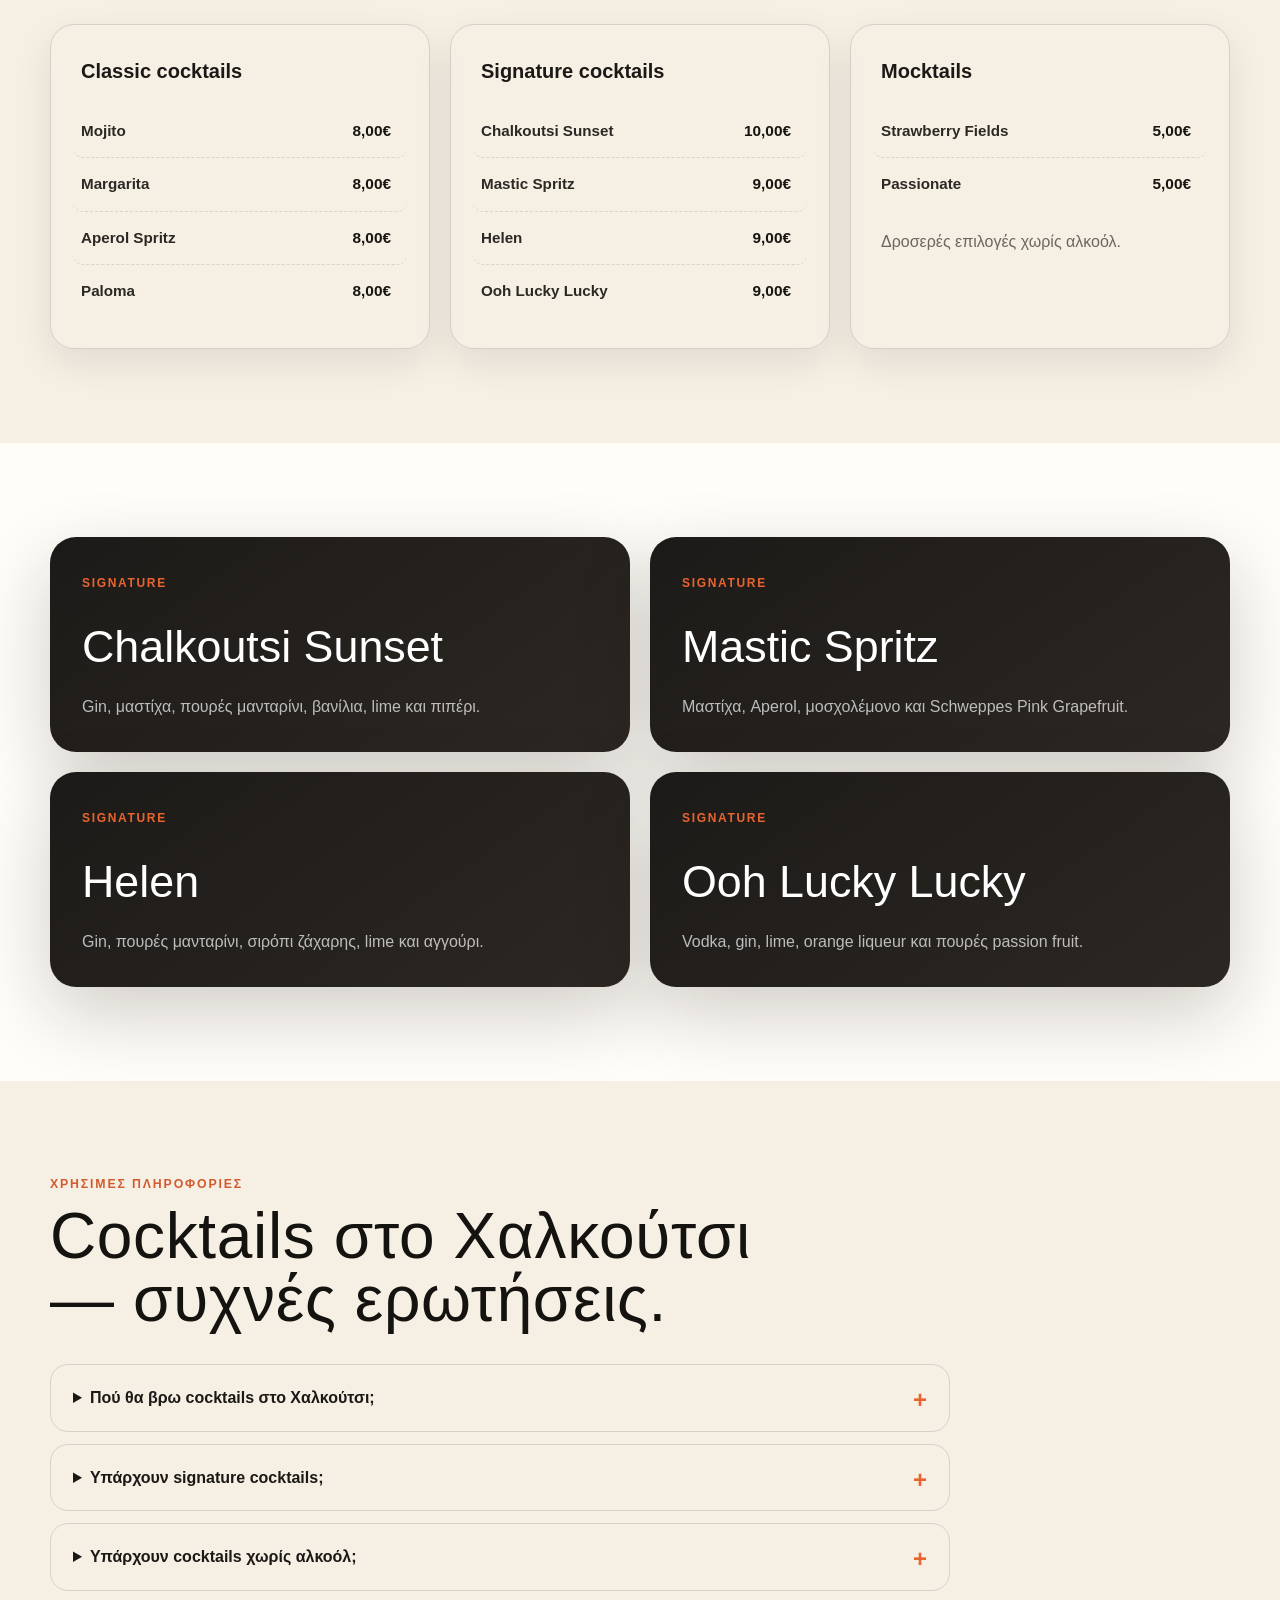
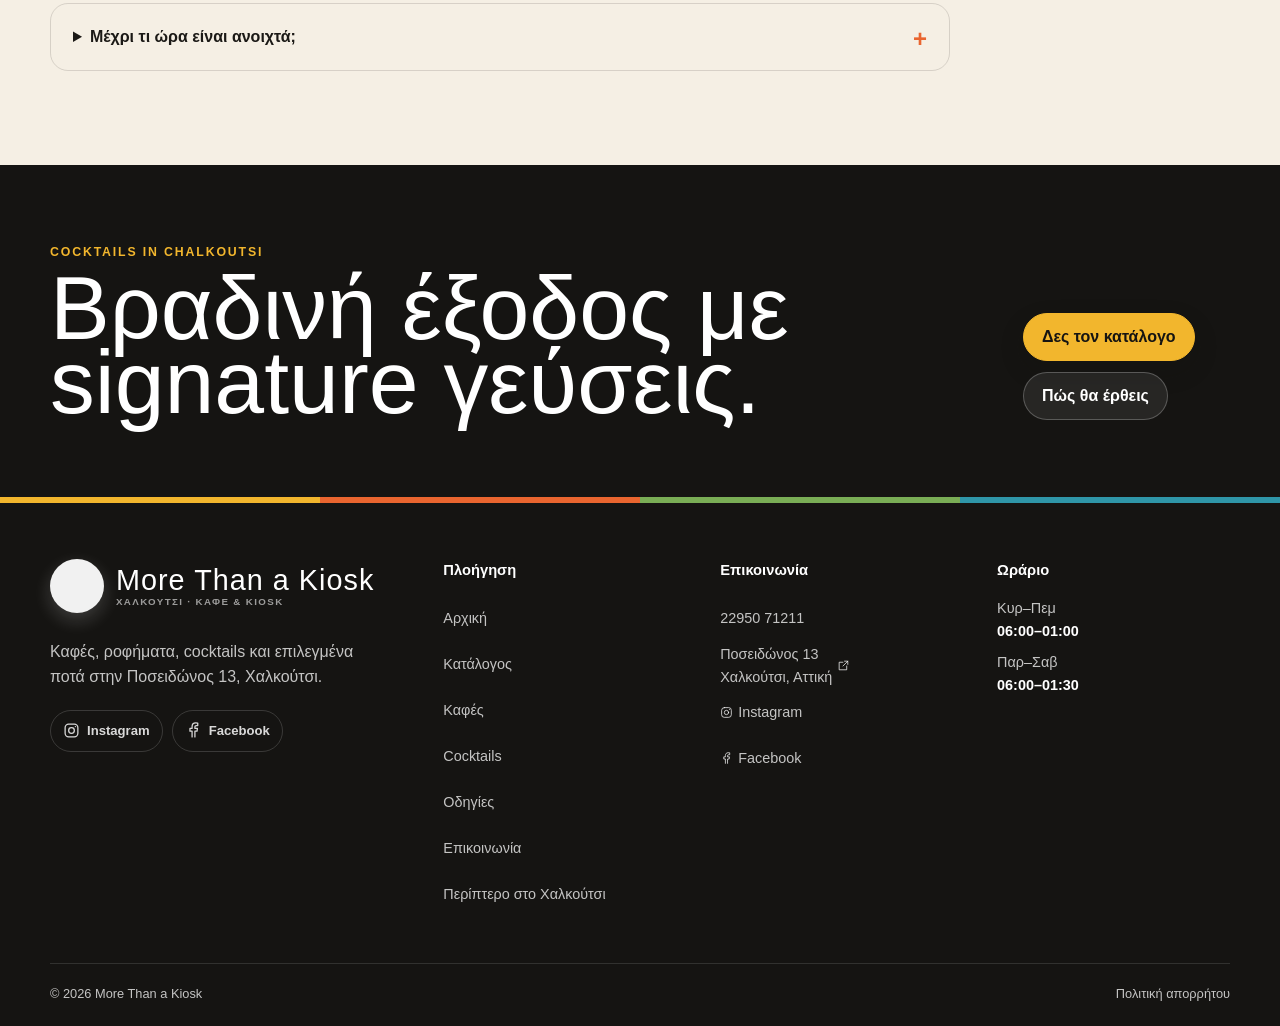
<file: cocktails-chalkoutsi.html>
<!DOCTYPE html>
<html class="no-js" data-environment="production" lang="el">
 <head>
  <meta charset="utf-8"/>
  <meta content="width=device-width, initial-scale=1, viewport-fit=cover" name="viewport"/>
  <meta content="#151412" name="theme-color"/>
  <meta content="strict-origin-when-cross-origin" name="referrer"/>
  <script src="js/boot.js">
  </script>
  <link href="assets/icons/favicon.png" rel="icon" sizes="96x96" type="image/png"/>
  
  
  
  <link href="css/styles.css" rel="stylesheet"/>
  <link href="css/responsive.css" rel="stylesheet"/>
  <title>
   Cocktails στο Χαλκούτσι | Classic, Signature &amp; Mocktails
  </title>
  <meta content="Cocktails στο Χαλκούτσι: Mojito, Margarita, Aperol Spritz, Paloma, signature cocktails και mocktails στο More Than Coffee &amp; Cocktail." name="description"/>
  <meta content="index,follow,max-image-preview:large,max-snippet:-1,max-video-preview:-1" name="robots"/>
  <meta content="More Than a Kiosk" name="author"/>
  <meta content="GR-I" name="geo.region"/>
  <meta content="Χαλκούτσι" name="geo.placename"/>
  <meta content="38.3319277;23.7342694" name="geo.position"/>
  <meta content="38.3319277, 23.7342694" name="ICBM"/>
  <link href="https://morethanakiosk.com/cocktails-chalkoutsi.html" rel="canonical"/>
  <link href="https://morethanakiosk.com/cocktails-chalkoutsi.html" hreflang="el-GR" rel="alternate"/>
  <link href="https://morethanakiosk.com/cocktails-chalkoutsi.html" hreflang="x-default" rel="alternate"/>
  <meta content="website" property="og:type"/>
  <meta content="el_GR" property="og:locale"/>
  <meta content="More Than a Kiosk" property="og:site_name"/>
  <meta content="Cocktails στο Χαλκούτσι | Classic, Signature &amp; Mocktails" property="og:title"/>
  <meta content="Cocktails στο Χαλκούτσι: Mojito, Margarita, Aperol Spritz, Paloma, signature cocktails και mocktails στο More Than Coffee &amp; Cocktail." property="og:description"/>
  <meta content="https://morethanakiosk.com/cocktails-chalkoutsi.html" property="og:url"/>
  <meta content="https://morethanakiosk.com/assets/images/menu-stock/cocktails-menu.webp" property="og:image"/>
  <meta content="1200" property="og:image:width"/>
  <meta content="630" property="og:image:height"/>
  <meta content="Cocktails στο Χαλκούτσι" property="og:image:alt"/>
  <meta content="summary_large_image" name="twitter:card"/>
  <meta content="Cocktails στο Χαλκούτσι | Classic, Signature &amp; Mocktails" name="twitter:title"/>
  <meta content="Cocktails στο Χαλκούτσι: Mojito, Margarita, Aperol Spritz, Paloma, signature cocktails και mocktails στο More Than Coffee &amp; Cocktail." name="twitter:description"/>
  <meta content="https://morethanakiosk.com/assets/images/menu-stock/cocktails-menu.webp" name="twitter:image"/>
  <script type="application/ld+json">
   {"@context":"https://schema.org","@graph":[{"@type":["CafeOrCoffeeShop","ConvenienceStore"],"@id":"https://morethanakiosk.com/#business","name":"More Than a Kiosk","alternateName":["More Than Coffee","More Than a Kiosk, περίπτερο & καφέ"],"description":"Καφέ, cocktails, ποτά, αναψυκτικά, snacks και προϊόντα περιπτέρου στο Χαλκούτσι.","url":"https://morethanakiosk.com/","telephone":"+302295071211","logo":{"@type":"ImageObject","@id":"https://morethanakiosk.com/#logo","url":"https://morethanakiosk.com/assets/images/brand/more-than-kiosk-logo.png","contentUrl":"https://morethanakiosk.com/assets/images/brand/more-than-kiosk-logo.png","width":1000,"height":1000},"image":["https://morethanakiosk.com/assets/images/brand/social-preview.jpg","https://morethanakiosk.com/assets/images/licensed-stock/cafe-interior.jpg","https://morethanakiosk.com/assets/images/menu-stock/coffee-menu.webp","https://morethanakiosk.com/assets/images/menu-stock/cocktails-menu.webp"],"priceRange":"€–€€","currenciesAccepted":"EUR","address":{"@type":"PostalAddress","streetAddress":"Ποσειδώνος 13","addressLocality":"Χαλκούτσι","addressRegion":"Αττική","addressCountry":"GR"},"geo":{"@type":"GeoCoordinates","latitude":38.3319277,"longitude":23.7342694},"hasMap":"https://maps.app.goo.gl/wuxAspR66vvUeKUTA","hasMenu":"https://morethanakiosk.com/menu.html","servesCuisine":["Coffee","Cocktails","Mocktails","Snacks"],"areaServed":{"@type":"Place","name":"Χαλκούτσι, Ωρωπός, Αττική"},"sameAs":["https://maps.app.goo.gl/wuxAspR66vvUeKUTA","https://www.facebook.com/share/187zwPH4FL/?mibextid=wwXIfr","https://www.instagram.com/more_than_coffee_and_cocktail/"],"openingHoursSpecification":[{"@type":"OpeningHoursSpecification","dayOfWeek":["Monday","Tuesday","Wednesday","Thursday","Sunday"],"opens":"06:00","closes":"01:00"},{"@type":"OpeningHoursSpecification","dayOfWeek":["Friday","Saturday"],"opens":"06:00","closes":"01:30"}]},{"@type":"WebSite","@id":"https://morethanakiosk.com/#website","url":"https://morethanakiosk.com/","name":"More Than a Kiosk","alternateName":"More Than Coffee Χαλκούτσι","inLanguage":"el-GR","publisher":{"@id":"https://morethanakiosk.com/#business"}},{"@type":"BreadcrumbList","@id":"https://morethanakiosk.com/cocktails-chalkoutsi.html#breadcrumb","itemListElement":[{"@type":"ListItem","position":1,"name":"Αρχική","item":"https://morethanakiosk.com/"},{"@type":"ListItem","position":2,"name":"Cocktails στο Χαλκούτσι","item":"https://morethanakiosk.com/cocktails-chalkoutsi.html"}]},{"@type":"WebPage","@id":"https://morethanakiosk.com/cocktails-chalkoutsi.html#webpage","url":"https://morethanakiosk.com/cocktails-chalkoutsi.html","name":"Cocktails στο Χαλκούτσι | Classic, Signature & Mocktails","description":"Cocktails στο Χαλκούτσι: Mojito, Margarita, Aperol Spritz, Paloma, signature cocktails και mocktails στο More Than Coffee & Cocktail.","isPartOf":{"@id":"https://morethanakiosk.com/#website"},"about":{"@id":"https://morethanakiosk.com/#business"},"inLanguage":"el-GR","primaryImageOfPage":{"@type":"ImageObject","url":"https://morethanakiosk.com/assets/images/menu-stock/cocktails-menu.webp"},"breadcrumb":{"@id":"https://morethanakiosk.com/cocktails-chalkoutsi.html#breadcrumb"}},{"@type":"ItemList","@id":"https://morethanakiosk.com/cocktails-chalkoutsi.html#featured-items","name":"Δημοφιλείς επιλογές Cocktails στο Χαλκούτσι","itemListElement":[{"@type":"ListItem","position":1,"name":"Mojito","url":"https://morethanakiosk.com/menu.html#cocktails"},{"@type":"ListItem","position":2,"name":"Chalkoutsi Sunset","url":"https://morethanakiosk.com/menu.html#cocktails"},{"@type":"ListItem","position":3,"name":"Mastic Spritz","url":"https://morethanakiosk.com/menu.html#cocktails"},{"@type":"ListItem","position":4,"name":"Strawberry Fields","url":"https://morethanakiosk.com/menu.html#cocktails"}]}]}
  </script>
  <link href="site.webmanifest" rel="manifest"/>
  <link href="assets/icons/apple-touch-icon.png" rel="apple-touch-icon" sizes="180x180"/>
  
  <link href="assets/vendor/aos/aos.css" rel="stylesheet"/>
  <link href="css/coffee-motion.css" rel="stylesheet"/>
  <link href="https://www.instagram.com/more_than_coffee_and_cocktail/" rel="me"/>
  <link href="https://www.facebook.com/share/187zwPH4FL/?mibextid=wwXIfr" rel="me"/>
 </head>
 <body class="page-loading" data-page="cocktails">
<noscript><nav class="noscript-nav" aria-label="Βασική πλοήγηση"><a href="index.html">Αρχική</a><a href="menu.html">Κατάλογος</a><a href="directions.html">Οδηγίες</a><a href="contact.html">Επικοινωνία</a><a href="privacy.html">Απόρρητο</a></nav></noscript>
  <div aria-hidden="true" class="page-loader" data-page-loader="" role="presentation">
   <div class="page-loader-inner kiosk-loader-inner">
    <img alt="" class="loader-logo" height="1000" src="assets/images/brand/more-than-kiosk-logo.webp" width="1000"/>
    <span class="brand-wordmark">
     More Than a Kiosk
     <small>
      Χαλκούτσι · Καφέ &amp; Kiosk
     </small>
    </span>
    <span class="page-loader-label">
     Φόρτωση
    </span>
    <span class="page-loader-track">
     <span>
     </span>
    </span>
   </div>
  </div>
  <a class="skip-link" href="#mainContent">
   Μετάβαση στο περιεχόμενο
  </a>
  <div data-shared-banner="">
  </div>
  <div data-shared-header="">
  </div>
  <div data-shared-drawer="">
  </div>
  <main id="mainContent">
   <section class="menu-page-hero kiosk-page-hero local-seo-hero local-seo-hero--cocktails">
    <div class="container page-hero-grid">
     <div>
      <p class="eyebrow">
       Cocktails στο Χαλκούτσι
      </p>
      <h1 class="section-title">
       Classic και signature cocktails δίπλα στη θάλασσα.
      </h1>
      <p class="section-copy">
       Mojito, Margarita, Aperol Spritz, Paloma και signature δημιουργίες του More Than Coffee &amp; Cocktail στο Χαλκούτσι.
      </p>
      <div class="hero-inline-actions">
       <a class="primary-button" href="menu.html#cocktails">
        Δες cocktails &amp; τιμές
       </a>
       <a class="secondary-button" href="https://maps.app.goo.gl/wuxAspR66vvUeKUTA" rel="noopener noreferrer" target="_blank">
        Οδηγίες
       </a>
      </div>
     </div>
     <img alt="Cocktails στο More Than Coffee and Cocktail στο Χαλκούτσι" class="page-hero-image" height="1000" src="assets/images/menu-stock/cocktails-menu.webp" width="1600"/>
    </div>
   </section>
   <section class="section local-seo-content">
    <div class="container local-intro-grid">
     <div>
      <p class="eyebrow">
       More Than Coffee &amp; Cocktail
      </p>
      <h2 class="section-title">
       Cocktail bar στο Χαλκούτσι με classics, signatures και mocktails.
      </h2>
     </div>
     <div class="local-copy">
      <p>
       Από τα διαχρονικά Mojito και Margarita μέχρι τα signature Chalkoutsi Sunset, Mastic Spritz, Helen και Ooh Lucky Lucky, ο κατάλογος καλύπτει διαφορετικές γεύσεις και διαθέσεις.
      </p>
      <p>
       Υπάρχουν επίσης mocktails χωρίς αλκοόλ, μπύρες, κρασιά, spirits και αναψυκτικά. Το κατάστημα βρίσκεται στην Ποσειδώνος 13 στο Χαλκούτσι.
      </p>
     </div>
    </div>
   </section>
   <section class="section section-alt">
    <div class="container">
     <div class="section-head">
      <div>
       <p class="eyebrow">
        Cocktail menu
       </p>
       <h2 class="section-title">
        Classic, signature και alcohol-free.
       </h2>
       <p class="section-copy">
        Επιλεγμένες προτάσεις από τον επίσημο κατάλογο.
       </p>
      </div>
      <a class="secondary-button" href="menu.html#cocktails">
       Πλήρης κατάλογος
      </a>
     </div>
     <div class="seo-menu-grid">
      <article class="seo-menu-card">
       <h3>
        Classic cocktails
       </h3>
       <ul class="menu-price-list">
        <li>
         <strong>
          Mojito
         </strong>
         <span>
          8,00€
         </span>
        </li>
        <li>
         <strong>
          Margarita
         </strong>
         <span>
          8,00€
         </span>
        </li>
        <li>
         <strong>
          Aperol Spritz
         </strong>
         <span>
          8,00€
         </span>
        </li>
        <li>
         <strong>
          Paloma
         </strong>
         <span>
          8,00€
         </span>
        </li>
       </ul>
      </article>
      <article class="seo-menu-card">
       <h3>
        Signature cocktails
       </h3>
       <ul class="menu-price-list">
        <li>
         <strong>
          Chalkoutsi Sunset
         </strong>
         <span>
          10,00€
         </span>
        </li>
        <li>
         <strong>
          Mastic Spritz
         </strong>
         <span>
          9,00€
         </span>
        </li>
        <li>
         <strong>
          Helen
         </strong>
         <span>
          9,00€
         </span>
        </li>
        <li>
         <strong>
          Ooh Lucky Lucky
         </strong>
         <span>
          9,00€
         </span>
        </li>
       </ul>
      </article>
      <article class="seo-menu-card">
       <h3>
        Mocktails
       </h3>
       <ul class="menu-price-list">
        <li>
         <strong>
          Strawberry Fields
         </strong>
         <span>
          5,00€
         </span>
        </li>
        <li>
         <strong>
          Passionate
         </strong>
         <span>
          5,00€
         </span>
        </li>
       </ul>
       <p class="seo-menu-note">
        Δροσερές επιλογές χωρίς αλκοόλ.
       </p>
      </article>
     </div>
    </div>
   </section>
   <section class="section">
    <div class="container cocktail-signature-grid">
     <article>
      <span>
       Signature
      </span>
      <h2>
       Chalkoutsi Sunset
      </h2>
      <p>
       Gin, μαστίχα, πουρές μανταρίνι, βανίλια, lime και πιπέρι.
      </p>
     </article>
     <article>
      <span>
       Signature
      </span>
      <h2>
       Mastic Spritz
      </h2>
      <p>
       Μαστίχα, Aperol, μοσχολέμονο και Schweppes Pink Grapefruit.
      </p>
     </article>
     <article>
      <span>
       Signature
      </span>
      <h2>
       Helen
      </h2>
      <p>
       Gin, πουρές μανταρίνι, σιρόπι ζάχαρης, lime και αγγούρι.
      </p>
     </article>
     <article>
      <span>
       Signature
      </span>
      <h2>
       Ooh Lucky Lucky
      </h2>
      <p>
       Vodka, gin, lime, orange liqueur και πουρές passion fruit.
      </p>
     </article>
    </div>
   </section>
   <section class="section section-alt local-faq">
    <div class="container">
     <div class="section-head">
      <div>
       <p class="eyebrow">
        Χρήσιμες πληροφορίες
       </p>
       <h2 class="section-title">
        Cocktails στο Χαλκούτσι — συχνές ερωτήσεις.
       </h2>
      </div>
     </div>
     <div class="faq-list">
      <details>
       <summary>
        Πού θα βρω cocktails στο Χαλκούτσι;
       </summary>
       <p>
        Στο More Than Coffee &amp; Cocktail, Ποσειδώνος 13, Χαλκούτσι.
       </p>
      </details>
      <details>
       <summary>
        Υπάρχουν signature cocktails;
       </summary>
       <p>
        Ναι. Ο κατάλογος περιλαμβάνει Chalkoutsi Sunset, Mastic Spritz, Helen και Ooh Lucky Lucky.
       </p>
      </details>
      <details>
       <summary>
        Υπάρχουν cocktails χωρίς αλκοόλ;
       </summary>
       <p>
        Ναι. Τα mocktails Strawberry Fields και Passionate κοστίζουν 5,00€.
       </p>
      </details>
      <details>
       <summary>
        Μέχρι τι ώρα είναι ανοιχτά;
       </summary>
       <p>
        Κυριακή έως Πέμπτη μέχρι 01:00 και Παρασκευή–Σάββατο μέχρι 01:30.
       </p>
      </details>
     </div>
    </div>
   </section>
   <section class="kiosk-cta">
    <div class="container kiosk-cta-inner">
     <div>
      <p class="eyebrow">
       Cocktails in Chalkoutsi
      </p>
      <h2>
       Βραδινή έξοδος με signature γεύσεις.
      </h2>
     </div>
     <div class="hero-actions">
      <a class="primary-button" href="menu.html#cocktails">
       Δες τον κατάλογο
      </a>
      <a class="secondary-button" href="directions.html">
       Πώς θα έρθεις
      </a>
     </div>
    </div>
   </section>
  </main>
  <div data-shared-footer="">
  </div>
  <div data-shared-bottom-nav="">
  </div>
  <script src="js/icons.js">
  </script>
  <script src="js/layout.js">
  </script>
  <script src="js/app.js">
  </script>
  <script src="assets/vendor/aos/aos.js">
  </script>
  <script src="assets/vendor/anime/anime.min.js">
  </script>
  <script src="js/coffee-motion.js">
  </script>
 </body>
</html>
</file>
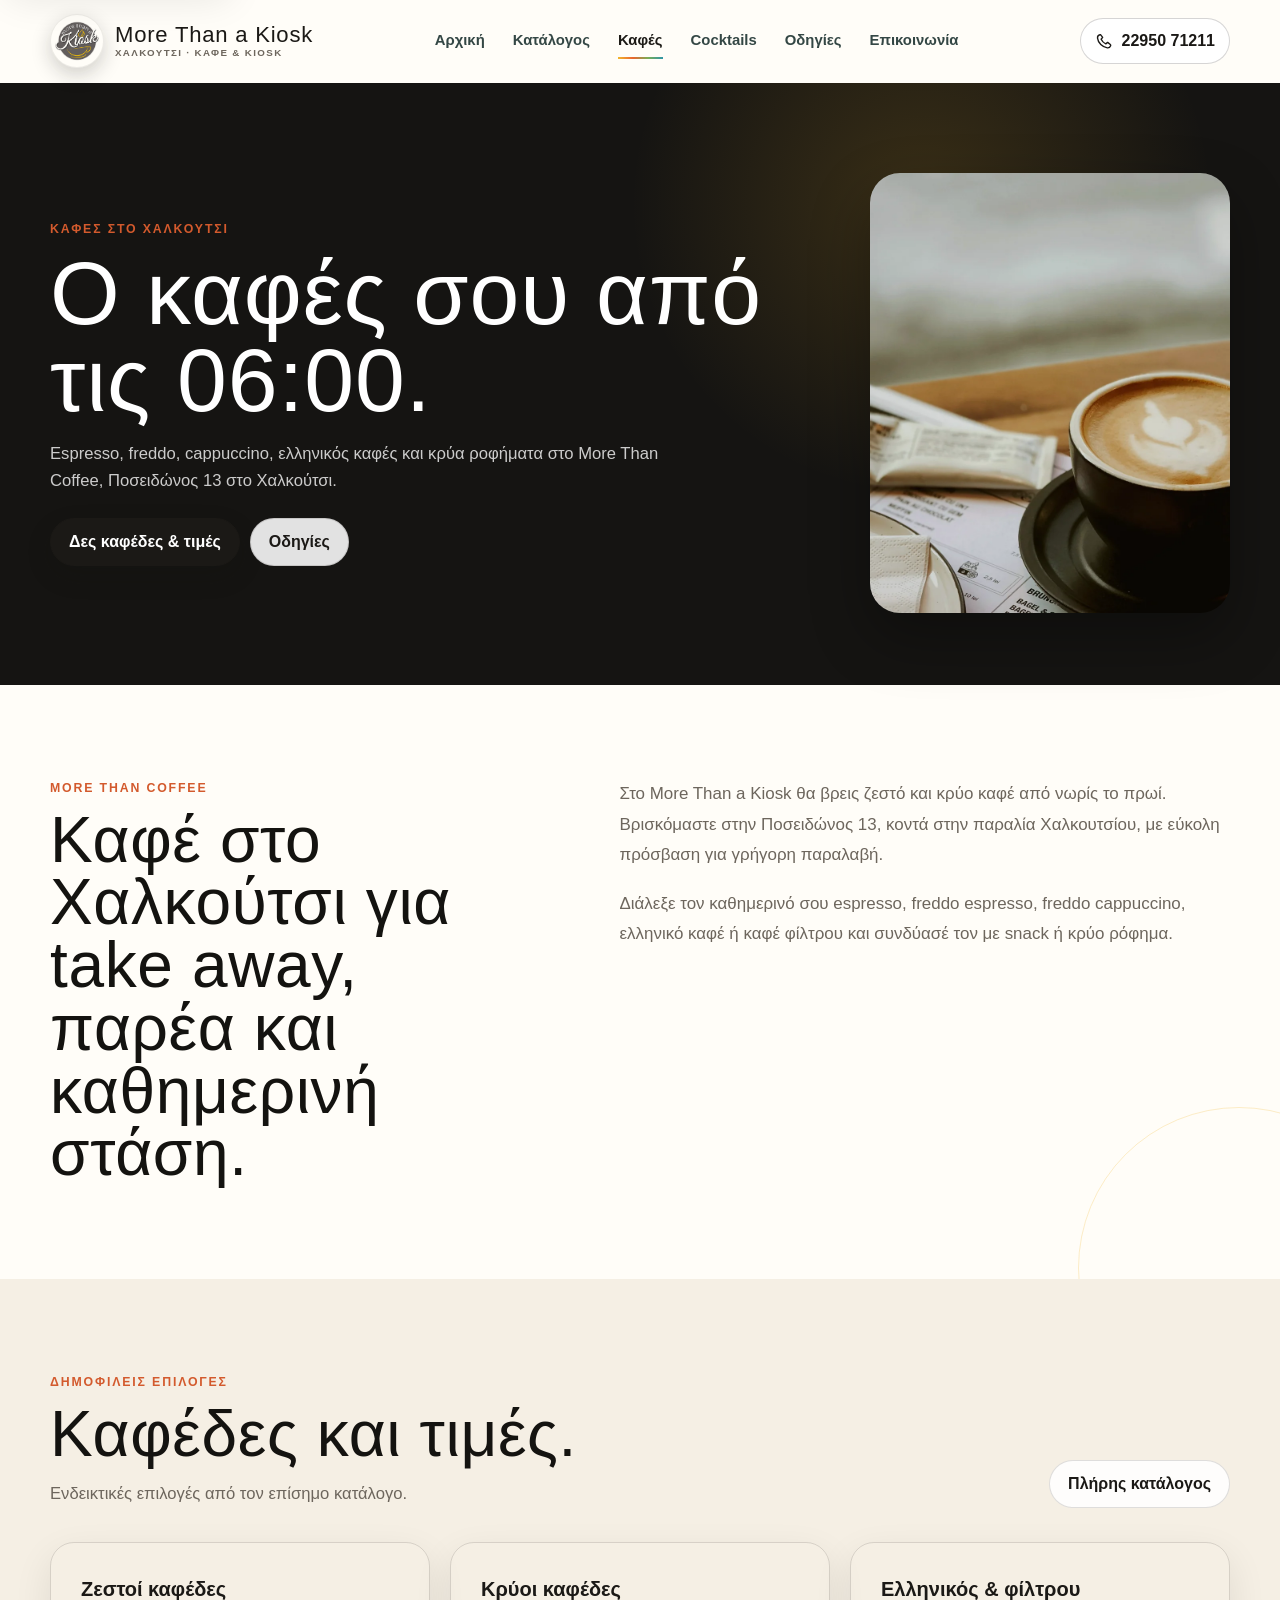
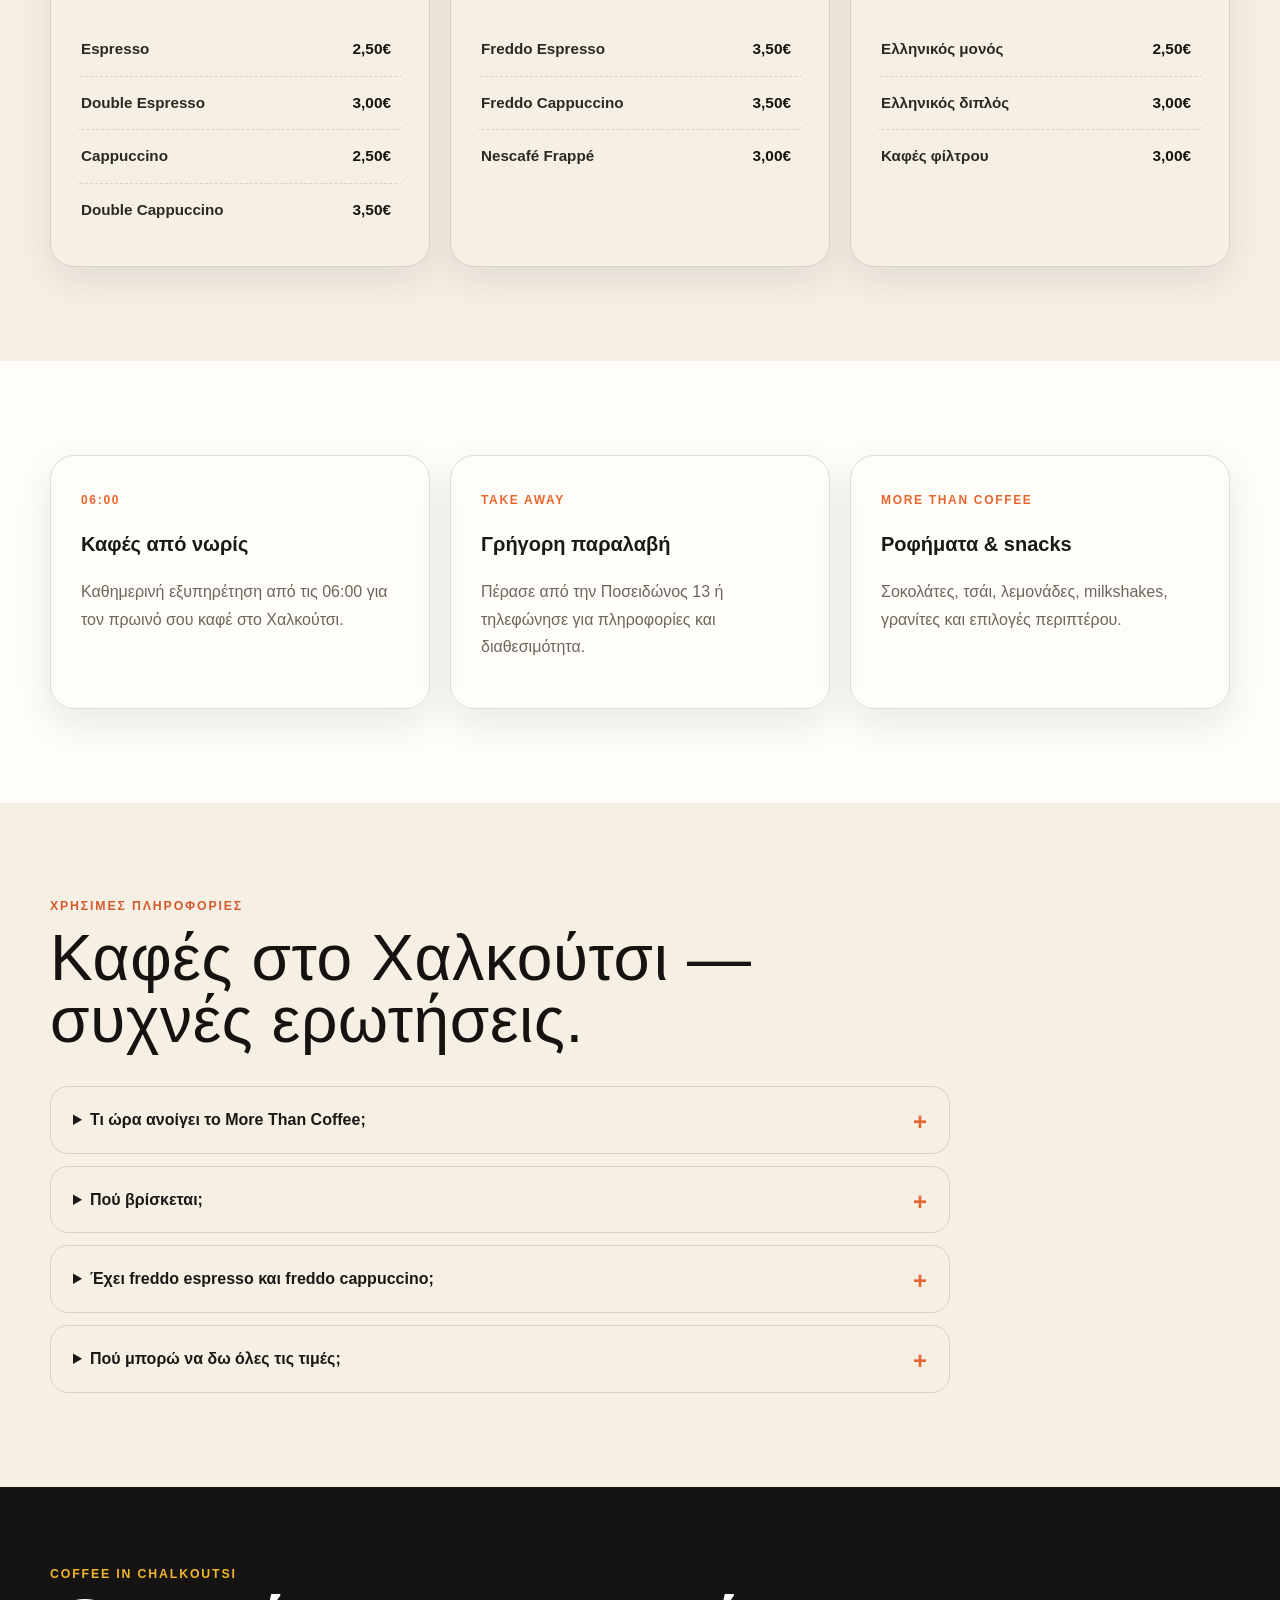
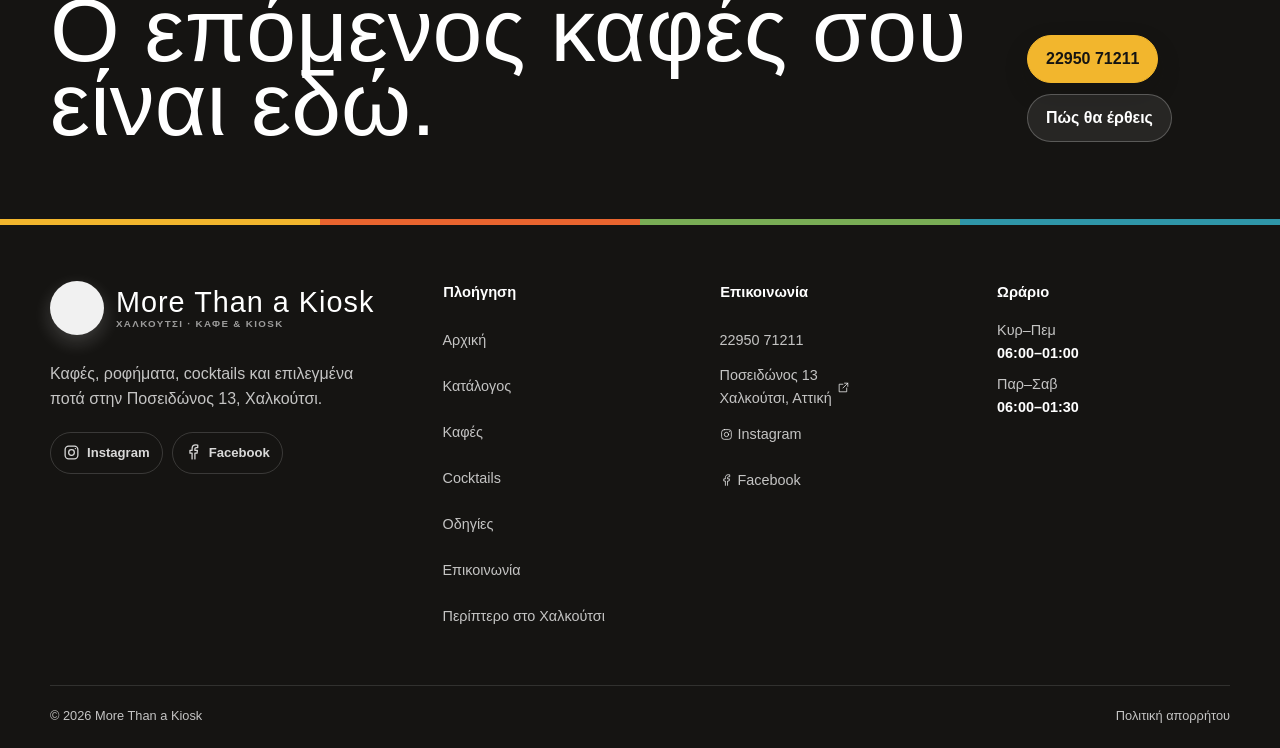
<file: coffee-chalkoutsi.html>
<!DOCTYPE html>
<html class="no-js" data-environment="production" lang="el">
 <head>
  <meta charset="utf-8"/>
  <meta content="width=device-width, initial-scale=1, viewport-fit=cover" name="viewport"/>
  <meta content="#151412" name="theme-color"/>
  <meta content="strict-origin-when-cross-origin" name="referrer"/>
  <script src="js/boot.js">
  </script>
  <link href="assets/icons/favicon.png" rel="icon" sizes="96x96" type="image/png"/>
  
  
  
  <link href="css/styles.css" rel="stylesheet"/>
  <link href="css/responsive.css" rel="stylesheet"/>
  <title>
   Καφές στο Χαλκούτσι | Espresso, Freddo &amp; Cappuccino
  </title>
  <meta content="Καφές στο Χαλκούτσι από τις 06:00. Espresso, freddo espresso, freddo cappuccino, ελληνικός καφές και ροφήματα στο More Than Coffee, Ποσειδώνος 13." name="description"/>
  <meta content="index,follow,max-image-preview:large,max-snippet:-1,max-video-preview:-1" name="robots"/>
  <meta content="More Than a Kiosk" name="author"/>
  <meta content="GR-I" name="geo.region"/>
  <meta content="Χαλκούτσι" name="geo.placename"/>
  <meta content="38.3319277;23.7342694" name="geo.position"/>
  <meta content="38.3319277, 23.7342694" name="ICBM"/>
  <link href="https://morethanakiosk.com/coffee-chalkoutsi.html" rel="canonical"/>
  <link href="https://morethanakiosk.com/coffee-chalkoutsi.html" hreflang="el-GR" rel="alternate"/>
  <link href="https://morethanakiosk.com/coffee-chalkoutsi.html" hreflang="x-default" rel="alternate"/>
  <meta content="website" property="og:type"/>
  <meta content="el_GR" property="og:locale"/>
  <meta content="More Than a Kiosk" property="og:site_name"/>
  <meta content="Καφές στο Χαλκούτσι | Espresso, Freddo &amp; Cappuccino" property="og:title"/>
  <meta content="Καφές στο Χαλκούτσι από τις 06:00. Espresso, freddo espresso, freddo cappuccino, ελληνικός καφές και ροφήματα στο More Than Coffee, Ποσειδώνος 13." property="og:description"/>
  <meta content="https://morethanakiosk.com/coffee-chalkoutsi.html" property="og:url"/>
  <meta content="https://morethanakiosk.com/assets/images/menu-stock/coffee-menu.webp" property="og:image"/>
  <meta content="1200" property="og:image:width"/>
  <meta content="630" property="og:image:height"/>
  <meta content="Καφές στο Χαλκούτσι" property="og:image:alt"/>
  <meta content="summary_large_image" name="twitter:card"/>
  <meta content="Καφές στο Χαλκούτσι | Espresso, Freddo &amp; Cappuccino" name="twitter:title"/>
  <meta content="Καφές στο Χαλκούτσι από τις 06:00. Espresso, freddo espresso, freddo cappuccino, ελληνικός καφές και ροφήματα στο More Than Coffee, Ποσειδώνος 13." name="twitter:description"/>
  <meta content="https://morethanakiosk.com/assets/images/menu-stock/coffee-menu.webp" name="twitter:image"/>
  <script type="application/ld+json">
   {"@context":"https://schema.org","@graph":[{"@type":["CafeOrCoffeeShop","ConvenienceStore"],"@id":"https://morethanakiosk.com/#business","name":"More Than a Kiosk","alternateName":["More Than Coffee","More Than a Kiosk, περίπτερο & καφέ"],"description":"Καφέ, cocktails, ποτά, αναψυκτικά, snacks και προϊόντα περιπτέρου στο Χαλκούτσι.","url":"https://morethanakiosk.com/","telephone":"+302295071211","logo":{"@type":"ImageObject","@id":"https://morethanakiosk.com/#logo","url":"https://morethanakiosk.com/assets/images/brand/more-than-kiosk-logo.png","contentUrl":"https://morethanakiosk.com/assets/images/brand/more-than-kiosk-logo.png","width":1000,"height":1000},"image":["https://morethanakiosk.com/assets/images/brand/social-preview.jpg","https://morethanakiosk.com/assets/images/licensed-stock/cafe-interior.jpg","https://morethanakiosk.com/assets/images/menu-stock/coffee-menu.webp","https://morethanakiosk.com/assets/images/menu-stock/cocktails-menu.webp"],"priceRange":"€–€€","currenciesAccepted":"EUR","address":{"@type":"PostalAddress","streetAddress":"Ποσειδώνος 13","addressLocality":"Χαλκούτσι","addressRegion":"Αττική","addressCountry":"GR"},"geo":{"@type":"GeoCoordinates","latitude":38.3319277,"longitude":23.7342694},"hasMap":"https://maps.app.goo.gl/wuxAspR66vvUeKUTA","hasMenu":"https://morethanakiosk.com/menu.html","servesCuisine":["Coffee","Cocktails","Mocktails","Snacks"],"areaServed":{"@type":"Place","name":"Χαλκούτσι, Ωρωπός, Αττική"},"sameAs":["https://maps.app.goo.gl/wuxAspR66vvUeKUTA","https://www.facebook.com/share/187zwPH4FL/?mibextid=wwXIfr","https://www.instagram.com/more_than_coffee_and_cocktail/"],"openingHoursSpecification":[{"@type":"OpeningHoursSpecification","dayOfWeek":["Monday","Tuesday","Wednesday","Thursday","Sunday"],"opens":"06:00","closes":"01:00"},{"@type":"OpeningHoursSpecification","dayOfWeek":["Friday","Saturday"],"opens":"06:00","closes":"01:30"}]},{"@type":"WebSite","@id":"https://morethanakiosk.com/#website","url":"https://morethanakiosk.com/","name":"More Than a Kiosk","alternateName":"More Than Coffee Χαλκούτσι","inLanguage":"el-GR","publisher":{"@id":"https://morethanakiosk.com/#business"}},{"@type":"BreadcrumbList","@id":"https://morethanakiosk.com/coffee-chalkoutsi.html#breadcrumb","itemListElement":[{"@type":"ListItem","position":1,"name":"Αρχική","item":"https://morethanakiosk.com/"},{"@type":"ListItem","position":2,"name":"Καφές στο Χαλκούτσι","item":"https://morethanakiosk.com/coffee-chalkoutsi.html"}]},{"@type":"WebPage","@id":"https://morethanakiosk.com/coffee-chalkoutsi.html#webpage","url":"https://morethanakiosk.com/coffee-chalkoutsi.html","name":"Καφές στο Χαλκούτσι | Espresso, Freddo & Cappuccino","description":"Καφές στο Χαλκούτσι από τις 06:00. Espresso, freddo espresso, freddo cappuccino, ελληνικός καφές και ροφήματα στο More Than Coffee, Ποσειδώνος 13.","isPartOf":{"@id":"https://morethanakiosk.com/#website"},"about":{"@id":"https://morethanakiosk.com/#business"},"inLanguage":"el-GR","primaryImageOfPage":{"@type":"ImageObject","url":"https://morethanakiosk.com/assets/images/menu-stock/coffee-menu.webp"},"breadcrumb":{"@id":"https://morethanakiosk.com/coffee-chalkoutsi.html#breadcrumb"}},{"@type":"ItemList","@id":"https://morethanakiosk.com/coffee-chalkoutsi.html#featured-items","name":"Δημοφιλείς επιλογές Καφές στο Χαλκούτσι","itemListElement":[{"@type":"ListItem","position":1,"name":"Espresso","url":"https://morethanakiosk.com/menu.html#coffee"},{"@type":"ListItem","position":2,"name":"Freddo Espresso","url":"https://morethanakiosk.com/menu.html#coffee"},{"@type":"ListItem","position":3,"name":"Freddo Cappuccino","url":"https://morethanakiosk.com/menu.html#coffee"},{"@type":"ListItem","position":4,"name":"Cappuccino","url":"https://morethanakiosk.com/menu.html#coffee"}]}]}
  </script>
  <link href="site.webmanifest" rel="manifest"/>
  <link href="assets/icons/apple-touch-icon.png" rel="apple-touch-icon" sizes="180x180"/>
  
  <link href="assets/vendor/aos/aos.css" rel="stylesheet"/>
  <link href="css/coffee-motion.css" rel="stylesheet"/>
  <link href="https://www.instagram.com/more_than_coffee_and_cocktail/" rel="me"/>
  <link href="https://www.facebook.com/share/187zwPH4FL/?mibextid=wwXIfr" rel="me"/>
 </head>
 <body class="page-loading" data-page="coffee">
<noscript><nav class="noscript-nav" aria-label="Βασική πλοήγηση"><a href="index.html">Αρχική</a><a href="menu.html">Κατάλογος</a><a href="directions.html">Οδηγίες</a><a href="contact.html">Επικοινωνία</a><a href="privacy.html">Απόρρητο</a></nav></noscript>
  <div aria-hidden="true" class="page-loader" data-page-loader="" role="presentation">
   <div class="page-loader-inner kiosk-loader-inner">
    <img alt="" class="loader-logo" height="1000" src="assets/images/brand/more-than-kiosk-logo.webp" width="1000"/>
    <span class="brand-wordmark">
     More Than a Kiosk
     <small>
      Χαλκούτσι · Καφέ &amp; Kiosk
     </small>
    </span>
    <span class="page-loader-label">
     Φόρτωση
    </span>
    <span class="page-loader-track">
     <span>
     </span>
    </span>
   </div>
  </div>
  <a class="skip-link" href="#mainContent">
   Μετάβαση στο περιεχόμενο
  </a>
  <div data-shared-banner="">
  </div>
  <div data-shared-header="">
  </div>
  <div data-shared-drawer="">
  </div>
  <main id="mainContent">
   <section class="menu-page-hero kiosk-page-hero local-seo-hero">
    <div class="container page-hero-grid">
     <div>
      <p class="eyebrow">
       Καφές στο Χαλκούτσι
      </p>
      <h1 class="section-title">
       Ο καφές σου από τις 06:00.
      </h1>
      <p class="section-copy">
       Espresso, freddo, cappuccino, ελληνικός καφές και κρύα ροφήματα στο More Than Coffee, Ποσειδώνος 13 στο Χαλκούτσι.
      </p>
      <div class="hero-inline-actions">
       <a class="primary-button" href="menu.html#coffee">
        Δες καφέδες &amp; τιμές
       </a>
       <a class="secondary-button" href="https://maps.app.goo.gl/wuxAspR66vvUeKUTA" rel="noopener noreferrer" target="_blank">
        Οδηγίες
       </a>
      </div>
     </div>
     <img alt="Espresso και καφές στο More Than Coffee στο Χαλκούτσι" class="page-hero-image" height="1100" src="assets/images/menu-stock/coffee-menu.webp" width="1600"/>
    </div>
   </section>
   <section class="section local-seo-content">
    <div class="container local-intro-grid">
     <div>
      <p class="eyebrow">
       More Than Coffee
      </p>
      <h2 class="section-title">
       Καφέ στο Χαλκούτσι για take away, παρέα και καθημερινή στάση.
      </h2>
     </div>
     <div class="local-copy">
      <p>
       Στο More Than a Kiosk θα βρεις ζεστό και κρύο καφέ από νωρίς το πρωί. Βρισκόμαστε στην Ποσειδώνος 13, κοντά στην παραλία Χαλκουτσίου, με εύκολη πρόσβαση για γρήγορη παραλαβή.
      </p>
      <p>
       Διάλεξε τον καθημερινό σου espresso, freddo espresso, freddo cappuccino, ελληνικό καφέ ή καφέ φίλτρου και συνδύασέ τον με snack ή κρύο ρόφημα.
      </p>
     </div>
    </div>
   </section>
   <section class="section section-alt">
    <div class="container">
     <div class="section-head">
      <div>
       <p class="eyebrow">
        Δημοφιλείς επιλογές
       </p>
       <h2 class="section-title">
        Καφέδες και τιμές.
       </h2>
       <p class="section-copy">
        Ενδεικτικές επιλογές από τον επίσημο κατάλογο.
       </p>
      </div>
      <a class="secondary-button" href="menu.html#coffee">
       Πλήρης κατάλογος
      </a>
     </div>
     <div class="seo-menu-grid">
      <article class="seo-menu-card">
       <h3>
        Ζεστοί καφέδες
       </h3>
       <ul class="menu-price-list">
        <li>
         <strong>
          Espresso
         </strong>
         <span>
          2,50€
         </span>
        </li>
        <li>
         <strong>
          Double Espresso
         </strong>
         <span>
          3,00€
         </span>
        </li>
        <li>
         <strong>
          Cappuccino
         </strong>
         <span>
          2,50€
         </span>
        </li>
        <li>
         <strong>
          Double Cappuccino
         </strong>
         <span>
          3,50€
         </span>
        </li>
       </ul>
      </article>
      <article class="seo-menu-card">
       <h3>
        Κρύοι καφέδες
       </h3>
       <ul class="menu-price-list">
        <li>
         <strong>
          Freddo Espresso
         </strong>
         <span>
          3,50€
         </span>
        </li>
        <li>
         <strong>
          Freddo Cappuccino
         </strong>
         <span>
          3,50€
         </span>
        </li>
        <li>
         <strong>
          Nescafé Frappé
         </strong>
         <span>
          3,00€
         </span>
        </li>
       </ul>
      </article>
      <article class="seo-menu-card">
       <h3>
        Ελληνικός &amp; φίλτρου
       </h3>
       <ul class="menu-price-list">
        <li>
         <strong>
          Ελληνικός μονός
         </strong>
         <span>
          2,50€
         </span>
        </li>
        <li>
         <strong>
          Ελληνικός διπλός
         </strong>
         <span>
          3,00€
         </span>
        </li>
        <li>
         <strong>
          Καφές φίλτρου
         </strong>
         <span>
          3,00€
         </span>
        </li>
       </ul>
      </article>
     </div>
    </div>
   </section>
   <section class="section">
    <div class="container local-feature-grid">
     <article class="local-feature">
      <span>
       06:00
      </span>
      <h2>
       Καφές από νωρίς
      </h2>
      <p>
       Καθημερινή εξυπηρέτηση από τις 06:00 για τον πρωινό σου καφέ στο Χαλκούτσι.
      </p>
     </article>
     <article class="local-feature">
      <span>
       Take away
      </span>
      <h2>
       Γρήγορη παραλαβή
      </h2>
      <p>
       Πέρασε από την Ποσειδώνος 13 ή τηλεφώνησε για πληροφορίες και διαθεσιμότητα.
      </p>
     </article>
     <article class="local-feature">
      <span>
       More than coffee
      </span>
      <h2>
       Ροφήματα &amp; snacks
      </h2>
      <p>
       Σοκολάτες, τσάι, λεμονάδες, milkshakes, γρανίτες και επιλογές περιπτέρου.
      </p>
     </article>
    </div>
   </section>
   <section class="section section-alt local-faq">
    <div class="container">
     <div class="section-head">
      <div>
       <p class="eyebrow">
        Χρήσιμες πληροφορίες
       </p>
       <h2 class="section-title">
        Καφές στο Χαλκούτσι — συχνές ερωτήσεις.
       </h2>
      </div>
     </div>
     <div class="faq-list">
      <details>
       <summary>
        Τι ώρα ανοίγει το More Than Coffee;
       </summary>
       <p>
        Το κατάστημα ανοίγει καθημερινά στις 06:00.
       </p>
      </details>
      <details>
       <summary>
        Πού βρίσκεται;
       </summary>
       <p>
        Στην Ποσειδώνος 13, Χαλκούτσι, Αττική.
       </p>
      </details>
      <details>
       <summary>
        Έχει freddo espresso και freddo cappuccino;
       </summary>
       <p>
        Ναι. Και οι δύο επιλογές υπάρχουν στον επίσημο κατάλογο με τιμή 3,50€.
       </p>
      </details>
      <details>
       <summary>
        Πού μπορώ να δω όλες τις τιμές;
       </summary>
       <p>
        Στον
        <a href="menu.html#coffee">
         επίσημο online κατάλογο
        </a>
        του καταστήματος.
       </p>
      </details>
     </div>
    </div>
   </section>
   <section class="kiosk-cta">
    <div class="container kiosk-cta-inner">
     <div>
      <p class="eyebrow">
       Coffee in Chalkoutsi
      </p>
      <h2>
       Ο επόμενος καφές σου είναι εδώ.
      </h2>
     </div>
     <div class="hero-actions">
      <a class="primary-button" href="tel:+302295071211">
       22950 71211
      </a>
      <a class="secondary-button" href="directions.html">
       Πώς θα έρθεις
      </a>
     </div>
    </div>
   </section>
  </main>
  <div data-shared-footer="">
  </div>
  <div data-shared-bottom-nav="">
  </div>
  <script src="js/icons.js">
  </script>
  <script src="js/layout.js">
  </script>
  <script src="js/app.js">
  </script>
  <script src="assets/vendor/aos/aos.js">
  </script>
  <script src="assets/vendor/anime/anime.min.js">
  </script>
  <script src="js/coffee-motion.js">
  </script>
 </body>
</html>
</file>
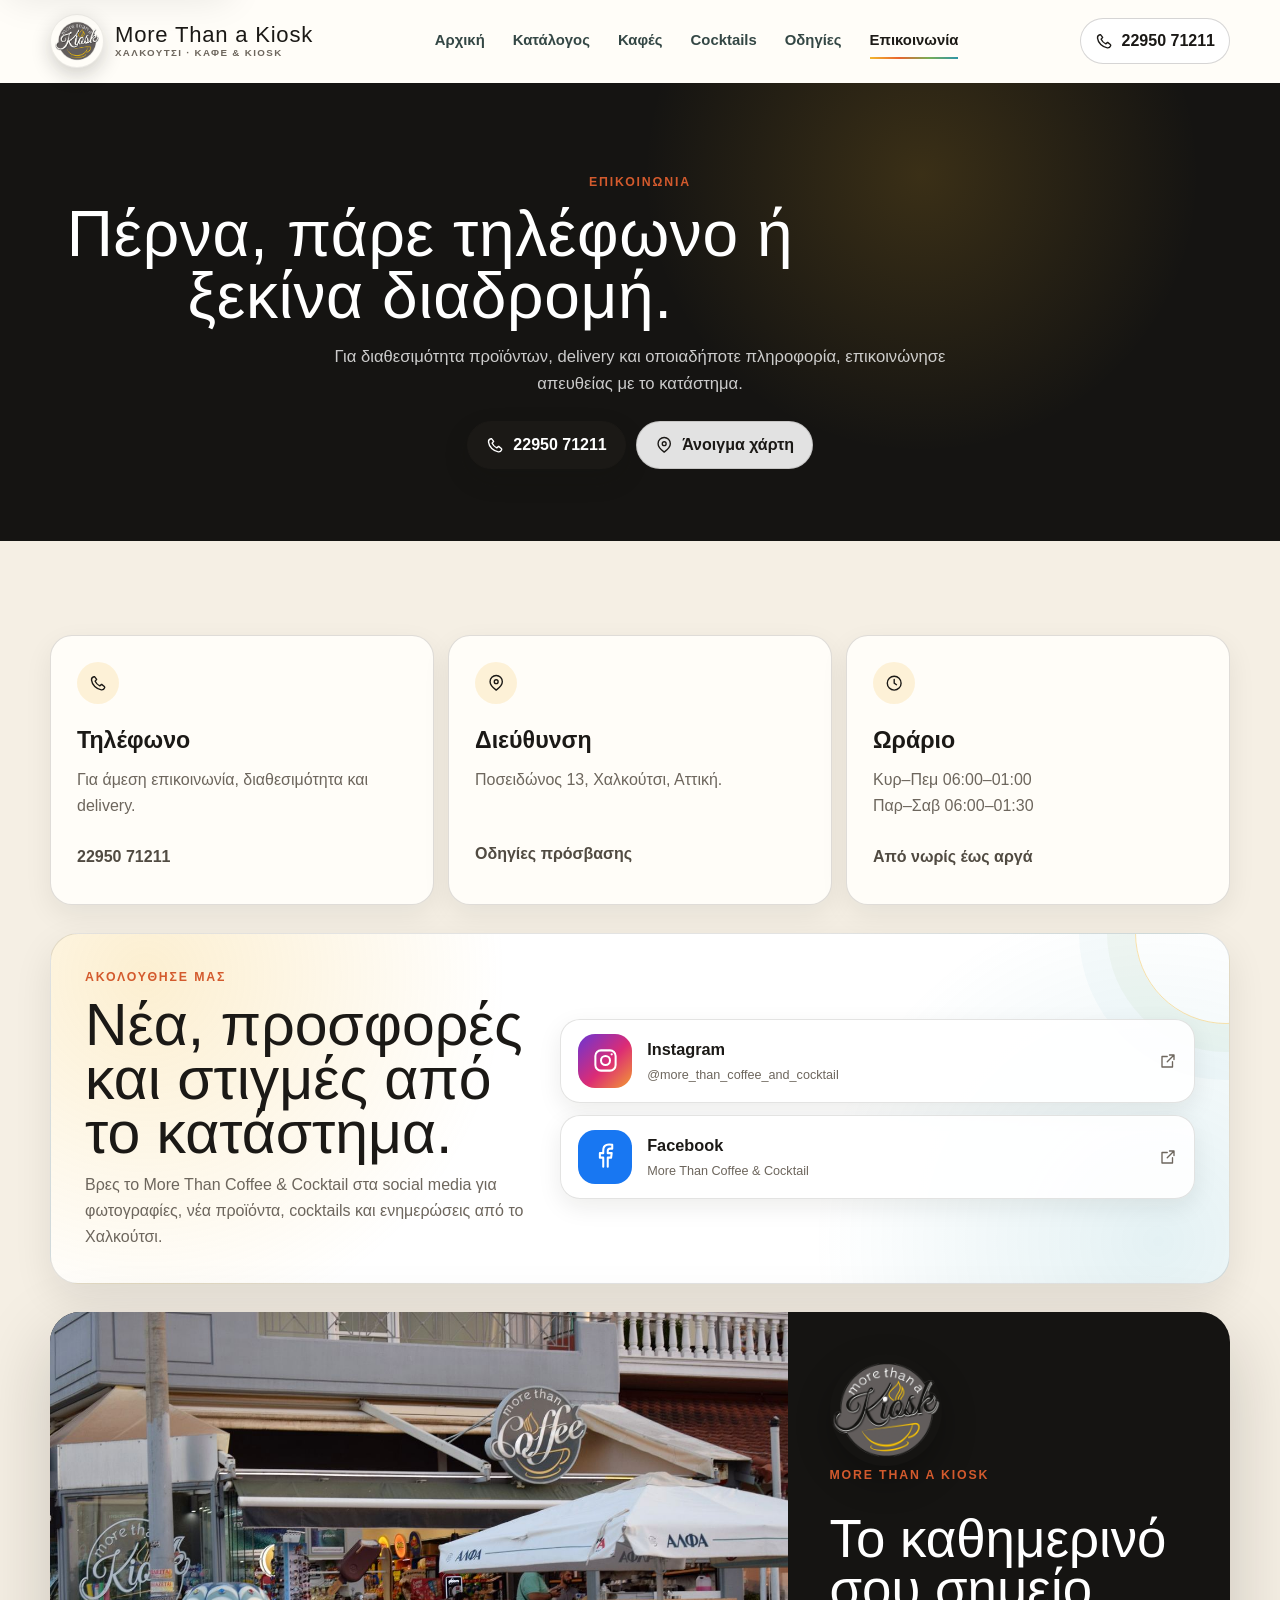
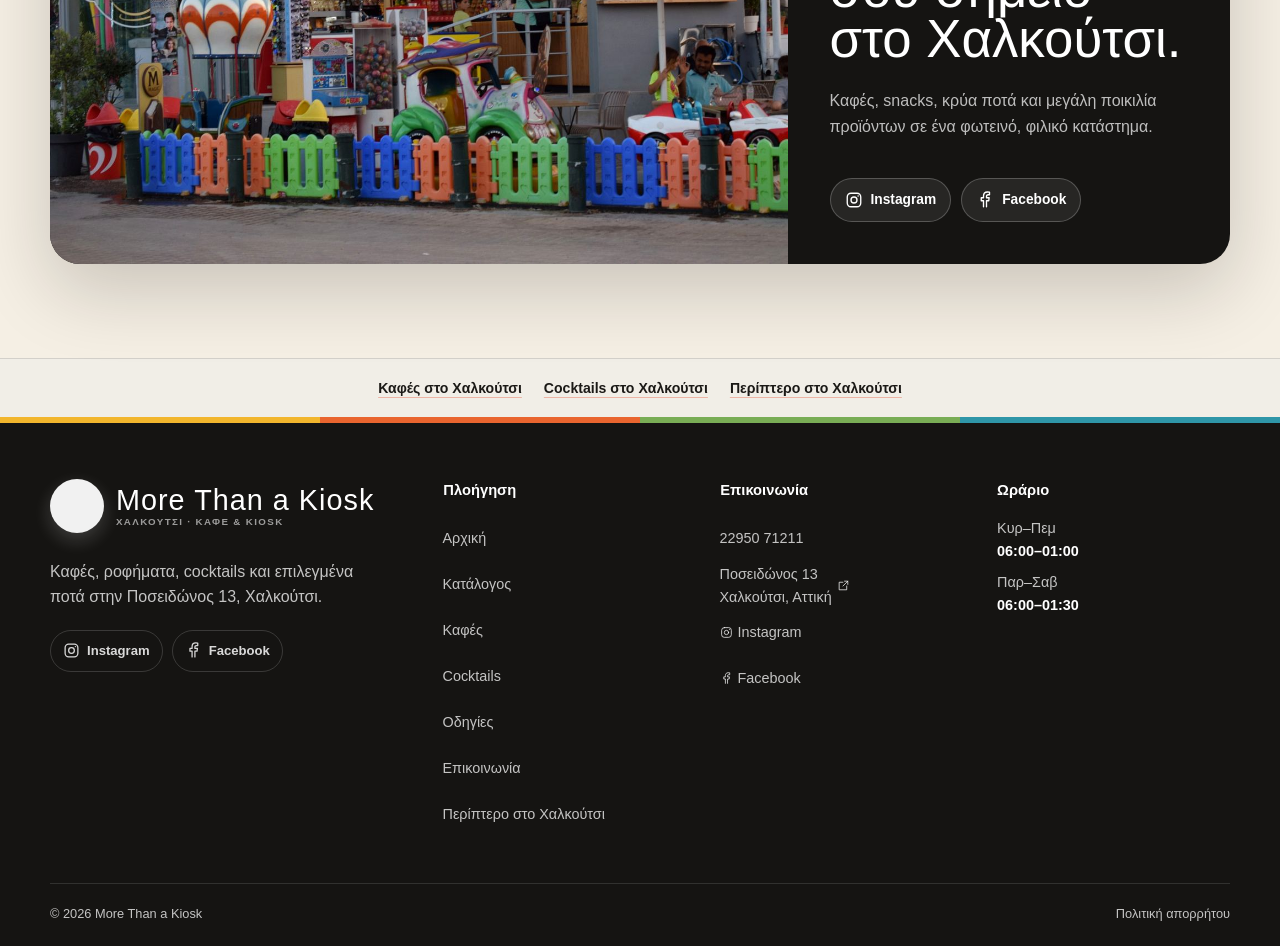
<file: contact.html>
<!DOCTYPE html>
<html class="no-js" data-environment="production" lang="el">
 <head>
  <meta charset="utf-8"/>
  <meta content="width=device-width, initial-scale=1, viewport-fit=cover" name="viewport"/>
  <meta content="#151412" name="theme-color"/>
  <meta content="strict-origin-when-cross-origin" name="referrer"/>
  <script src="js/boot.js">
  </script>
  <link href="assets/icons/favicon.png" rel="icon" sizes="96x96" type="image/png"/>
  
  
  
  <link href="css/styles.css" rel="stylesheet"/>
  <link href="css/responsive.css" rel="stylesheet"/>
  <title>
   Επικοινωνία &amp; Ωράριο | More Than a Kiosk Χαλκούτσι
  </title>
  <meta content="Επικοινώνησε με το More Than a Kiosk στο Χαλκούτσι. Τηλέφωνο 22950 71211, διεύθυνση Ποσειδώνος 13 και καθημερινό ωράριο λειτουργίας." name="description"/>
  <meta content="index,follow,max-image-preview:large,max-snippet:-1,max-video-preview:-1" name="robots"/>
  <meta content="More Than a Kiosk" name="author"/>
  <meta content="GR-I" name="geo.region"/>
  <meta content="Χαλκούτσι" name="geo.placename"/>
  <meta content="38.3319277;23.7342694" name="geo.position"/>
  <meta content="38.3319277, 23.7342694" name="ICBM"/>
  <link href="https://morethanakiosk.com/contact.html" rel="canonical"/>
  <link href="https://morethanakiosk.com/contact.html" hreflang="el-GR" rel="alternate"/>
  <link href="https://morethanakiosk.com/contact.html" hreflang="x-default" rel="alternate"/>
  <link href="site.webmanifest" rel="manifest"/>
  <link href="assets/icons/apple-touch-icon.png" rel="apple-touch-icon" sizes="180x180"/>
  <meta content="website" property="og:type"/>
  <meta content="el_GR" property="og:locale"/>
  <meta content="More Than a Kiosk" property="og:site_name"/>
  <meta content="Επικοινωνία &amp; Ωράριο | More Than a Kiosk Χαλκούτσι" property="og:title"/>
  <meta content="Επικοινώνησε με το More Than a Kiosk στο Χαλκούτσι. Τηλέφωνο 22950 71211, διεύθυνση Ποσειδώνος 13 και καθημερινό ωράριο λειτουργίας." property="og:description"/>
  <meta content="https://morethanakiosk.com/contact.html" property="og:url"/>
  <meta content="https://morethanakiosk.com/assets/images/brand/social-preview.jpg" property="og:image"/>
  <meta content="https://morethanakiosk.com/assets/images/brand/social-preview.jpg" property="og:image:secure_url"/>
  <meta content="image/jpeg" property="og:image:type"/>
  <meta content="1200" property="og:image:width"/>
  <meta content="630" property="og:image:height"/>
  <meta content="More Than a Kiosk στο Χαλκούτσι" property="og:image:alt"/>
  <meta content="summary_large_image" name="twitter:card"/>
  <meta content="Επικοινωνία &amp; Ωράριο | More Than a Kiosk Χαλκούτσι" name="twitter:title"/>
  <meta content="Επικοινώνησε με το More Than a Kiosk στο Χαλκούτσι. Τηλέφωνο 22950 71211, διεύθυνση Ποσειδώνος 13 και καθημερινό ωράριο λειτουργίας." name="twitter:description"/>
  <meta content="https://morethanakiosk.com/assets/images/brand/social-preview.jpg" name="twitter:image"/>
  <meta content="More Than a Kiosk στο Χαλκούτσι" name="twitter:image:alt"/>
  <script type="application/ld+json">
   {"@context":"https://schema.org","@graph":[{"@type":["CafeOrCoffeeShop","ConvenienceStore"],"@id":"https://morethanakiosk.com/#business","name":"More Than a Kiosk","alternateName":["More Than Coffee","More Than a Kiosk, περίπτερο & καφέ"],"description":"Καφέ, cocktails, ποτά, αναψυκτικά, snacks και προϊόντα περιπτέρου στο Χαλκούτσι.","url":"https://morethanakiosk.com/","telephone":"+302295071211","logo":{"@type":"ImageObject","@id":"https://morethanakiosk.com/#logo","url":"https://morethanakiosk.com/assets/images/brand/more-than-kiosk-logo.png","contentUrl":"https://morethanakiosk.com/assets/images/brand/more-than-kiosk-logo.png","width":1000,"height":1000},"image":["https://morethanakiosk.com/assets/images/brand/social-preview.jpg","https://morethanakiosk.com/assets/images/licensed-stock/cafe-interior.jpg","https://morethanakiosk.com/assets/images/menu-stock/coffee-menu.webp","https://morethanakiosk.com/assets/images/menu-stock/cocktails-menu.webp"],"priceRange":"€–€€","currenciesAccepted":"EUR","address":{"@type":"PostalAddress","streetAddress":"Ποσειδώνος 13","addressLocality":"Χαλκούτσι","addressRegion":"Αττική","addressCountry":"GR"},"geo":{"@type":"GeoCoordinates","latitude":38.3319277,"longitude":23.7342694},"hasMap":"https://maps.app.goo.gl/wuxAspR66vvUeKUTA","hasMenu":"https://morethanakiosk.com/menu.html","servesCuisine":["Coffee","Cocktails","Snacks"],"areaServed":{"@type":"Place","name":"Χαλκούτσι, Αττική"},"sameAs":["https://maps.app.goo.gl/wuxAspR66vvUeKUTA","https://www.facebook.com/share/187zwPH4FL/?mibextid=wwXIfr","https://www.instagram.com/more_than_coffee_and_cocktail/"],"openingHoursSpecification":[{"@type":"OpeningHoursSpecification","dayOfWeek":["Monday","Tuesday","Wednesday","Thursday","Sunday"],"opens":"06:00","closes":"01:00"},{"@type":"OpeningHoursSpecification","dayOfWeek":["Friday","Saturday"],"opens":"06:00","closes":"01:30"}]},{"@type":"WebSite","@id":"https://morethanakiosk.com/#website","url":"https://morethanakiosk.com/","name":"More Than a Kiosk","alternateName":"More Than Coffee Χαλκούτσι","inLanguage":"el-GR","publisher":{"@id":"https://morethanakiosk.com/#business"}},{"@type":"BreadcrumbList","@id":"https://morethanakiosk.com/contact.html#breadcrumb","itemListElement":[{"@type":"ListItem","position":1,"name":"Αρχική","item":"https://morethanakiosk.com/"},{"@type":"ListItem","position":2,"name":"Επικοινωνία","item":"https://morethanakiosk.com/contact.html"}]},{"@type":"ContactPage","@id":"https://morethanakiosk.com/contact.html#webpage","url":"https://morethanakiosk.com/contact.html","name":"Επικοινωνία & Ωράριο | More Than a Kiosk Χαλκούτσι","description":"Επικοινώνησε με το More Than a Kiosk στο Χαλκούτσι. Τηλέφωνο 22950 71211, διεύθυνση Ποσειδώνος 13 και καθημερινό ωράριο λειτουργίας.","isPartOf":{"@id":"https://morethanakiosk.com/#website"},"about":{"@id":"https://morethanakiosk.com/#business"},"inLanguage":"el-GR","primaryImageOfPage":{"@type":"ImageObject","url":"https://morethanakiosk.com/assets/images/brand/social-preview.jpg","width":1200,"height":630},"breadcrumb":{"@id":"https://morethanakiosk.com/contact.html#breadcrumb"}}]}
  </script>
  
  <link href="assets/vendor/aos/aos.css" rel="stylesheet"/>
  <link href="css/coffee-motion.css" rel="stylesheet"/>
  <link href="https://www.instagram.com/more_than_coffee_and_cocktail/" rel="me"/>
  <link href="https://www.facebook.com/share/187zwPH4FL/?mibextid=wwXIfr" rel="me"/>
 </head>
 <body class="page-loading" data-page="contact">
<noscript><nav class="noscript-nav" aria-label="Βασική πλοήγηση"><a href="index.html">Αρχική</a><a href="menu.html">Κατάλογος</a><a href="directions.html">Οδηγίες</a><a href="contact.html">Επικοινωνία</a><a href="privacy.html">Απόρρητο</a></nav></noscript>
  <div aria-hidden="true" class="page-loader" data-page-loader="" role="presentation">
   <div class="page-loader-inner kiosk-loader-inner">
    <img alt="" class="loader-logo" height="1000" src="assets/images/brand/more-than-kiosk-logo.webp" width="1000"/>
    <span class="brand-wordmark">
     More Than a Kiosk
     <small>
      Χαλκούτσι · Καφέ &amp; Kiosk
     </small>
    </span>
    <span class="page-loader-label">
     Φόρτωση
    </span>
    <span class="page-loader-track">
     <span>
     </span>
    </span>
   </div>
  </div>
  <a class="skip-link" href="#mainContent">
   Μετάβαση στο περιεχόμενο
  </a>
  <div data-shared-banner="">
  </div>
  <div data-shared-header="">
  </div>
  <div data-shared-drawer="">
  </div>
  <main id="mainContent">
   <section class="menu-page-hero kiosk-page-hero page-hero-centered">
    <div class="container">
     <p class="eyebrow">
      Επικοινωνία
     </p>
     <h1 class="section-title">
      Πέρνα, πάρε τηλέφωνο ή ξεκίνα διαδρομή.
     </h1>
     <p class="section-copy">
      Για διαθεσιμότητα προϊόντων, delivery και οποιαδήποτε πληροφορία, επικοινώνησε απευθείας με το κατάστημα.
     </p>
     <div class="hero-inline-actions">
      <a class="primary-button" href="tel:+302295071211">
       <span class="svg-icon" data-inline-icon="phone">
       </span>
       22950 71211
      </a>
      <a class="secondary-button" href="https://maps.app.goo.gl/wuxAspR66vvUeKUTA" rel="noopener noreferrer" target="_blank">
       <span class="svg-icon" data-inline-icon="pin">
       </span>
       Άνοιγμα χάρτη
      </a>
     </div>
    </div>
   </section>
   <section class="section section-alt">
    <div class="container">
     <div class="utility-grid contact-utility-grid">
      <article class="utility-card">
       <span class="contact-icon">
        <span class="svg-icon" data-inline-icon="phone">
        </span>
       </span>
       <h2>
        Τηλέφωνο
       </h2>
       <p>
        Για άμεση επικοινωνία, διαθεσιμότητα και delivery.
       </p>
       <a class="text-action" href="tel:+302295071211">
        22950 71211
       </a>
      </article>
      <article class="utility-card">
       <span class="contact-icon">
        <span class="svg-icon" data-inline-icon="pin">
        </span>
       </span>
       <h2>
        Διεύθυνση
       </h2>
       <p>
        Ποσειδώνος 13, Χαλκούτσι, Αττική.
       </p>
       <a class="text-action" href="directions.html">
        Οδηγίες πρόσβασης
       </a>
      </article>
      <article class="utility-card">
       <span class="contact-icon">
        <span class="svg-icon" data-inline-icon="clock">
        </span>
       </span>
       <h2>
        Ωράριο
       </h2>
       <p>
        Κυρ–Πεμ 06:00–01:00
        <br/>
        Παρ–Σαβ 06:00–01:30
       </p>
       <span class="text-action">
        Από νωρίς έως αργά
       </span>
      </article>
     </div>
     <section aria-labelledby="socialContactTitle" class="social-contact-panel reveal">
      <div class="social-contact-copy">
       <p class="eyebrow">
        Ακολούθησέ μας
       </p>
       <h2 id="socialContactTitle">
        Νέα, προσφορές και στιγμές από το κατάστημα.
       </h2>
       <p>
        Βρες το More Than Coffee &amp; Cocktail στα social media για φωτογραφίες, νέα προϊόντα, cocktails και ενημερώσεις από το Χαλκούτσι.
       </p>
      </div>
      <div class="social-contact-actions">
       <a aria-label="Άνοιγμα του More Than Coffee &amp; Cocktail στο Instagram" class="social-profile-button instagram-button" href="https://www.instagram.com/more_than_coffee_and_cocktail/" rel="noopener noreferrer me" target="_blank">
        <span class="social-profile-icon">
         <span class="svg-icon" data-inline-icon="instagram">
         </span>
        </span>
        <span>
         <strong>
          Instagram
         </strong>
         <small>
          @more_than_coffee_and_cocktail
         </small>
        </span>
        <span class="svg-icon social-external" data-inline-icon="external">
        </span>
       </a>
       <a aria-label="Άνοιγμα της σελίδας More Than Coffee στο Facebook" class="social-profile-button facebook-button" href="https://www.facebook.com/share/187zwPH4FL/?mibextid=wwXIfr" rel="noopener noreferrer me" target="_blank">
        <span class="social-profile-icon">
         <span class="svg-icon" data-inline-icon="facebook">
         </span>
        </span>
        <span>
         <strong>
          Facebook
         </strong>
         <small>
          More Than Coffee &amp; Cocktail
         </small>
        </span>
        <span class="svg-icon social-external" data-inline-icon="external">
        </span>
       </a>
      </div>
     </section>
     <div class="contact-visual reveal">
      <img alt="Ενδεικτική ατμόσφαιρα καφέ" loading="lazy" src="assets/images/licensed-stock/cafe-interior.jpg" width="1067" height="1600"/>
      <div>
       <img alt="Λογότυπο More Than a Kiosk" height="1000" src="assets/images/brand/more-than-kiosk-logo.webp" width="1000"/>
       <p class="eyebrow">
        More Than a Kiosk
       </p>
       <h2>
        Το καθημερινό σου σημείο στο Χαλκούτσι.
       </h2>
       <p>
        Καφές, snacks, κρύα ποτά και μεγάλη ποικιλία προϊόντων σε ένα φωτεινό, φιλικό κατάστημα.
       </p>
       <div class="contact-visual-socials">
        <a href="https://www.instagram.com/more_than_coffee_and_cocktail/" rel="noopener noreferrer me" target="_blank">
         <span class="svg-icon" data-inline-icon="instagram">
         </span>
         Instagram
        </a>
        <a href="https://www.facebook.com/share/187zwPH4FL/?mibextid=wwXIfr" rel="noopener noreferrer me" target="_blank">
         <span class="svg-icon" data-inline-icon="facebook">
         </span>
         Facebook
        </a>
       </div>
      </div>
     </div>
    </div>
   </section>
   <nav aria-label="Υπηρεσίες στο Χαλκούτσι" class="local-inline-links">
    <div class="container">
     <a href="coffee-chalkoutsi.html">
      Καφές στο Χαλκούτσι
     </a>
     <a href="cocktails-chalkoutsi.html">
      Cocktails στο Χαλκούτσι
     </a>
     <a href="kiosk-chalkoutsi.html">
      Περίπτερο στο Χαλκούτσι
     </a>
    </div>
   </nav>
  </main>
  <div data-shared-footer="">
  </div>
  <div data-shared-bottom-nav="">
  </div>
  <script src="js/icons.js">
  </script>
  <script src="js/layout.js">
  </script>
  <script src="js/app.js">
  </script>
  <script src="assets/vendor/aos/aos.js">
  </script>
  <script src="assets/vendor/anime/anime.min.js">
  </script>
  <script src="js/coffee-motion.js">
  </script>
 </body>
</html>
</file>
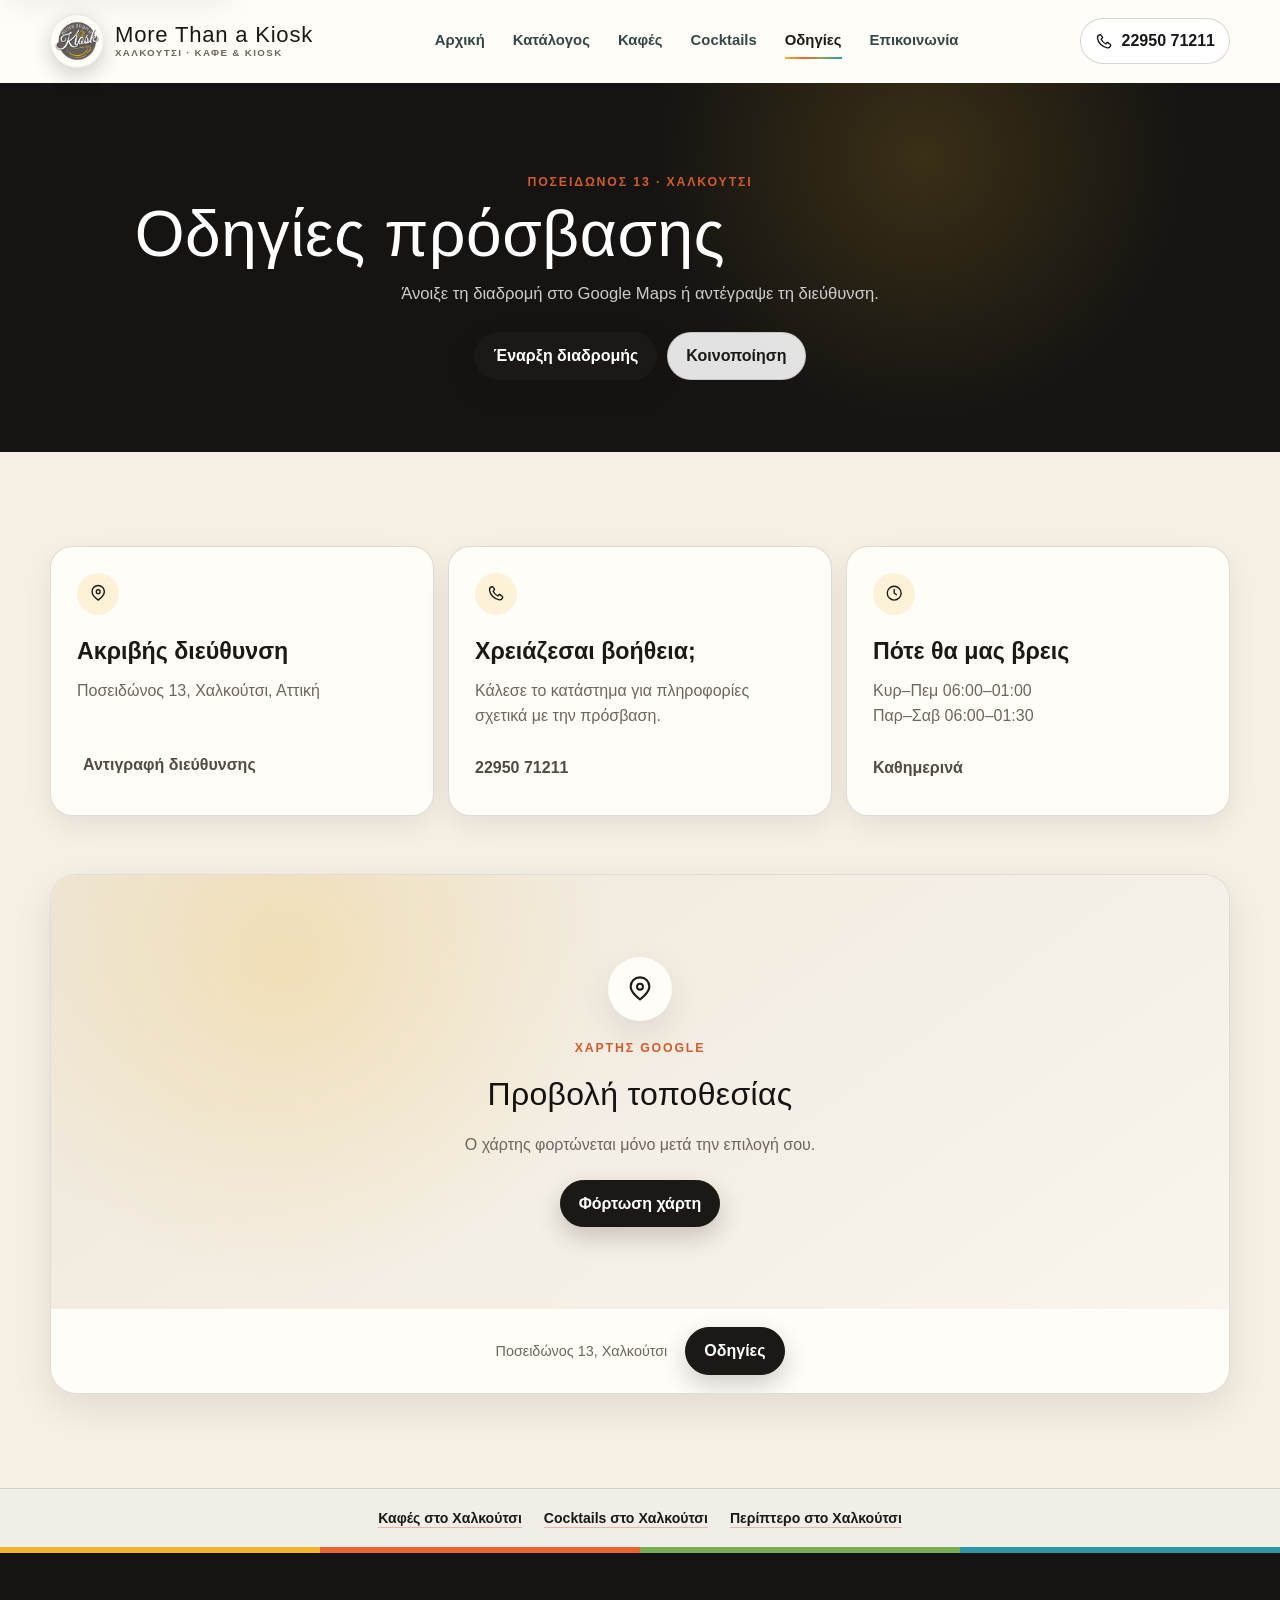
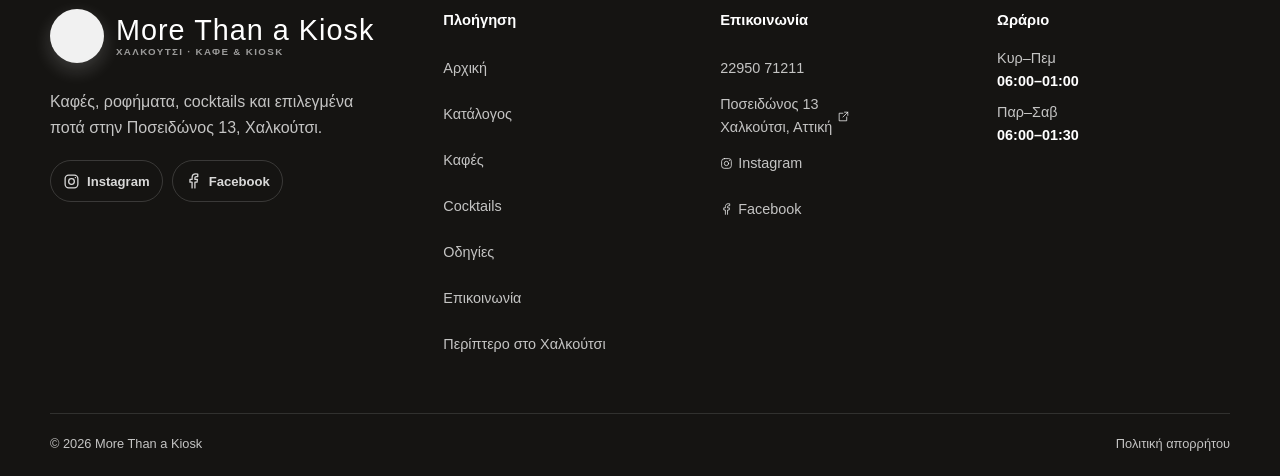
<file: directions.html>
<!DOCTYPE html>
<html class="no-js" data-environment="production" lang="el">
 <head>
  <meta charset="utf-8"/>
  <meta content="width=device-width, initial-scale=1, viewport-fit=cover" name="viewport"/>
  <meta content="#151412" name="theme-color"/>
  <meta content="strict-origin-when-cross-origin" name="referrer"/>
  <script src="js/boot.js">
  </script>
  <link href="assets/icons/favicon.png" rel="icon" sizes="96x96" type="image/png"/>
  
  
  
  <link href="css/styles.css" rel="stylesheet"/>
  <link href="css/responsive.css" rel="stylesheet"/>
  <title>
   Οδηγίες &amp; Τοποθεσία | More Than a Kiosk Χαλκούτσι
  </title>
  <meta content="Βρες το More Than a Kiosk στην Ποσειδώνος 13, Χαλκούτσι. Άνοιξε τη διαδρομή στο Google Maps ή κάλεσε στο 22950 71211." name="description"/>
  <meta content="index,follow,max-image-preview:large,max-snippet:-1,max-video-preview:-1" name="robots"/>
  <meta content="More Than a Kiosk" name="author"/>
  <meta content="GR-I" name="geo.region"/>
  <meta content="Χαλκούτσι" name="geo.placename"/>
  <meta content="38.3319277;23.7342694" name="geo.position"/>
  <meta content="38.3319277, 23.7342694" name="ICBM"/>
  <link href="https://morethanakiosk.com/directions.html" rel="canonical"/>
  <link href="https://morethanakiosk.com/directions.html" hreflang="el-GR" rel="alternate"/>
  <link href="https://morethanakiosk.com/directions.html" hreflang="x-default" rel="alternate"/>
  <link href="site.webmanifest" rel="manifest"/>
  <link href="assets/icons/apple-touch-icon.png" rel="apple-touch-icon" sizes="180x180"/>
  <meta content="website" property="og:type"/>
  <meta content="el_GR" property="og:locale"/>
  <meta content="More Than a Kiosk" property="og:site_name"/>
  <meta content="Οδηγίες &amp; Τοποθεσία | More Than a Kiosk Χαλκούτσι" property="og:title"/>
  <meta content="Βρες το More Than a Kiosk στην Ποσειδώνος 13, Χαλκούτσι. Άνοιξε τη διαδρομή στο Google Maps ή κάλεσε στο 22950 71211." property="og:description"/>
  <meta content="https://morethanakiosk.com/directions.html" property="og:url"/>
  <meta content="https://morethanakiosk.com/assets/images/brand/social-preview.jpg" property="og:image"/>
  <meta content="https://morethanakiosk.com/assets/images/brand/social-preview.jpg" property="og:image:secure_url"/>
  <meta content="image/jpeg" property="og:image:type"/>
  <meta content="1200" property="og:image:width"/>
  <meta content="630" property="og:image:height"/>
  <meta content="More Than a Kiosk στο Χαλκούτσι" property="og:image:alt"/>
  <meta content="summary_large_image" name="twitter:card"/>
  <meta content="Οδηγίες &amp; Τοποθεσία | More Than a Kiosk Χαλκούτσι" name="twitter:title"/>
  <meta content="Βρες το More Than a Kiosk στην Ποσειδώνος 13, Χαλκούτσι. Άνοιξε τη διαδρομή στο Google Maps ή κάλεσε στο 22950 71211." name="twitter:description"/>
  <meta content="https://morethanakiosk.com/assets/images/brand/social-preview.jpg" name="twitter:image"/>
  <meta content="More Than a Kiosk στο Χαλκούτσι" name="twitter:image:alt"/>
  <script type="application/ld+json">
   {"@context":"https://schema.org","@graph":[{"@type":["CafeOrCoffeeShop","ConvenienceStore"],"@id":"https://morethanakiosk.com/#business","name":"More Than a Kiosk","alternateName":["More Than Coffee","More Than a Kiosk, περίπτερο & καφέ"],"description":"Καφέ, cocktails, ποτά, αναψυκτικά, snacks και προϊόντα περιπτέρου στο Χαλκούτσι.","url":"https://morethanakiosk.com/","telephone":"+302295071211","logo":{"@type":"ImageObject","@id":"https://morethanakiosk.com/#logo","url":"https://morethanakiosk.com/assets/images/brand/more-than-kiosk-logo.png","contentUrl":"https://morethanakiosk.com/assets/images/brand/more-than-kiosk-logo.png","width":1000,"height":1000},"image":["https://morethanakiosk.com/assets/images/brand/social-preview.jpg","https://morethanakiosk.com/assets/images/licensed-stock/cafe-interior.jpg","https://morethanakiosk.com/assets/images/menu-stock/coffee-menu.webp","https://morethanakiosk.com/assets/images/menu-stock/cocktails-menu.webp"],"priceRange":"€–€€","currenciesAccepted":"EUR","address":{"@type":"PostalAddress","streetAddress":"Ποσειδώνος 13","addressLocality":"Χαλκούτσι","addressRegion":"Αττική","addressCountry":"GR"},"geo":{"@type":"GeoCoordinates","latitude":38.3319277,"longitude":23.7342694},"hasMap":"https://maps.app.goo.gl/wuxAspR66vvUeKUTA","hasMenu":"https://morethanakiosk.com/menu.html","servesCuisine":["Coffee","Cocktails","Snacks"],"areaServed":{"@type":"Place","name":"Χαλκούτσι, Αττική"},"sameAs":["https://maps.app.goo.gl/wuxAspR66vvUeKUTA","https://www.facebook.com/share/187zwPH4FL/?mibextid=wwXIfr","https://www.instagram.com/more_than_coffee_and_cocktail/"],"openingHoursSpecification":[{"@type":"OpeningHoursSpecification","dayOfWeek":["Monday","Tuesday","Wednesday","Thursday","Sunday"],"opens":"06:00","closes":"01:00"},{"@type":"OpeningHoursSpecification","dayOfWeek":["Friday","Saturday"],"opens":"06:00","closes":"01:30"}]},{"@type":"WebSite","@id":"https://morethanakiosk.com/#website","url":"https://morethanakiosk.com/","name":"More Than a Kiosk","alternateName":"More Than Coffee Χαλκούτσι","inLanguage":"el-GR","publisher":{"@id":"https://morethanakiosk.com/#business"}},{"@type":"BreadcrumbList","@id":"https://morethanakiosk.com/directions.html#breadcrumb","itemListElement":[{"@type":"ListItem","position":1,"name":"Αρχική","item":"https://morethanakiosk.com/"},{"@type":"ListItem","position":2,"name":"Οδηγίες πρόσβασης","item":"https://morethanakiosk.com/directions.html"}]},{"@type":"WebPage","@id":"https://morethanakiosk.com/directions.html#webpage","url":"https://morethanakiosk.com/directions.html","name":"Οδηγίες & Τοποθεσία | More Than a Kiosk Χαλκούτσι","description":"Βρες το More Than a Kiosk στην Ποσειδώνος 13, Χαλκούτσι. Άνοιξε τη διαδρομή στο Google Maps ή κάλεσε στο 22950 71211.","isPartOf":{"@id":"https://morethanakiosk.com/#website"},"about":{"@id":"https://morethanakiosk.com/#business"},"inLanguage":"el-GR","primaryImageOfPage":{"@type":"ImageObject","url":"https://morethanakiosk.com/assets/images/brand/social-preview.jpg","width":1200,"height":630},"breadcrumb":{"@id":"https://morethanakiosk.com/directions.html#breadcrumb"}}]}
  </script>
  
  <link href="assets/vendor/aos/aos.css" rel="stylesheet"/>
  <link href="css/coffee-motion.css" rel="stylesheet"/>
  <link href="https://www.instagram.com/more_than_coffee_and_cocktail/" rel="me"/>
  <link href="https://www.facebook.com/share/187zwPH4FL/?mibextid=wwXIfr" rel="me"/>
 </head>
 <body class="page-loading" data-page="directions">
<noscript><nav class="noscript-nav" aria-label="Βασική πλοήγηση"><a href="index.html">Αρχική</a><a href="menu.html">Κατάλογος</a><a href="directions.html">Οδηγίες</a><a href="contact.html">Επικοινωνία</a><a href="privacy.html">Απόρρητο</a></nav></noscript>
  <div aria-hidden="true" class="page-loader" data-page-loader="" role="presentation">
   <div class="page-loader-inner kiosk-loader-inner">
    <img alt="" class="loader-logo" height="1000" src="assets/images/brand/more-than-kiosk-logo.webp" width="1000"/>
    <span class="brand-wordmark">
     More Than a Kiosk
     <small>
      Χαλκούτσι · Καφέ &amp; Kiosk
     </small>
    </span>
    <span class="page-loader-label">
     Φόρτωση
    </span>
    <span class="page-loader-track">
     <span>
     </span>
    </span>
   </div>
  </div>
  <a class="skip-link" href="#mainContent">
   Μετάβαση στο περιεχόμενο
  </a>
  <div data-shared-banner="">
  </div>
  <div data-shared-header="">
  </div>
  <div data-shared-drawer="">
  </div>
  <main id="mainContent">
   <section class="menu-page-hero kiosk-page-hero page-hero-centered">
    <div class="container">
     <p class="eyebrow">
      Ποσειδώνος 13 · Χαλκούτσι
     </p>
     <h1 class="section-title">
      Οδηγίες πρόσβασης
     </h1>
     <p class="section-copy">
      Άνοιξε τη διαδρομή στο Google Maps ή αντέγραψε τη διεύθυνση.
     </p>
     <div class="hero-inline-actions">
      <a class="primary-button" href="https://maps.app.goo.gl/wuxAspR66vvUeKUTA" rel="noopener noreferrer" target="_blank">
       Έναρξη διαδρομής
      </a>
      <button class="secondary-button" data-share-location="" type="button">
       Κοινοποίηση
      </button>
     </div>
    </div>
   </section>
   <section class="section section-alt">
    <div class="container">
     <div class="utility-grid">
      <article class="utility-card">
       <span class="contact-icon">
        <span class="svg-icon" data-inline-icon="pin">
        </span>
       </span>
       <h2>
        Ακριβής διεύθυνση
       </h2>
       <p>
        Ποσειδώνος 13, Χαλκούτσι, Αττική
       </p>
       <button class="text-action" data-copy-address="" type="button">
        Αντιγραφή διεύθυνσης
       </button>
      </article>
      <article class="utility-card">
       <span class="contact-icon">
        <span class="svg-icon" data-inline-icon="phone">
        </span>
       </span>
       <h2>
        Χρειάζεσαι βοήθεια;
       </h2>
       <p>
        Κάλεσε το κατάστημα για πληροφορίες σχετικά με την πρόσβαση.
       </p>
       <a class="text-action" href="tel:+302295071211">
        22950 71211
       </a>
      </article>
      <article class="utility-card">
       <span class="contact-icon">
        <span class="svg-icon" data-inline-icon="clock">
        </span>
       </span>
       <h2>
        Πότε θα μας βρεις
       </h2>
       <p>
        Κυρ–Πεμ 06:00–01:00
        <br/>
        Παρ–Σαβ 06:00–01:30
       </p>
       <span class="text-action">
        Καθημερινά
       </span>
      </article>
     </div>
     <p aria-live="polite" class="action-feedback" data-action-feedback="" role="presentation">
     </p>
     <article class="map-card directions-map">
      <div class="map-consent" data-map-host="" data-map-src="https://www.google.com/maps?q=38.3319277,23.7342694&amp;z=16&amp;output=embed" id="mapHost">
       <div class="map-consent-content">
        <span class="map-consent-icon">
         <span class="svg-icon" data-inline-icon="pin">
         </span>
        </span>
        <p class="eyebrow">
         Χάρτης Google
        </p>
        <h3>
         Προβολή τοποθεσίας
        </h3>
        <p>
         Ο χάρτης φορτώνεται μόνο μετά την επιλογή σου.
        </p>
        <button class="primary-button" data-load-map="" type="button">
         Φόρτωση χάρτη
        </button>
       </div>
      </div>
      <div class="map-footer map-footer-centered">
       <p>
        Ποσειδώνος 13, Χαλκούτσι
       </p>
       <a class="primary-button" href="https://maps.app.goo.gl/wuxAspR66vvUeKUTA" rel="noopener noreferrer" target="_blank">
        Οδηγίες
       </a>
      </div>
     </article>
    </div>
   </section>
   <nav aria-label="Υπηρεσίες στο Χαλκούτσι" class="local-inline-links">
    <div class="container">
     <a href="coffee-chalkoutsi.html">
      Καφές στο Χαλκούτσι
     </a>
     <a href="cocktails-chalkoutsi.html">
      Cocktails στο Χαλκούτσι
     </a>
     <a href="kiosk-chalkoutsi.html">
      Περίπτερο στο Χαλκούτσι
     </a>
    </div>
   </nav>
  </main>
  <div data-shared-footer="">
  </div>
  <div data-shared-bottom-nav="">
  </div>
  <script src="js/icons.js">
  </script>
  <script src="js/layout.js">
  </script>
  <script src="js/app.js">
  </script>
  <script src="assets/vendor/aos/aos.js">
  </script>
  <script src="assets/vendor/anime/anime.min.js">
  </script>
  <script src="js/coffee-motion.js">
  </script>
 </body>
</html>
</file>
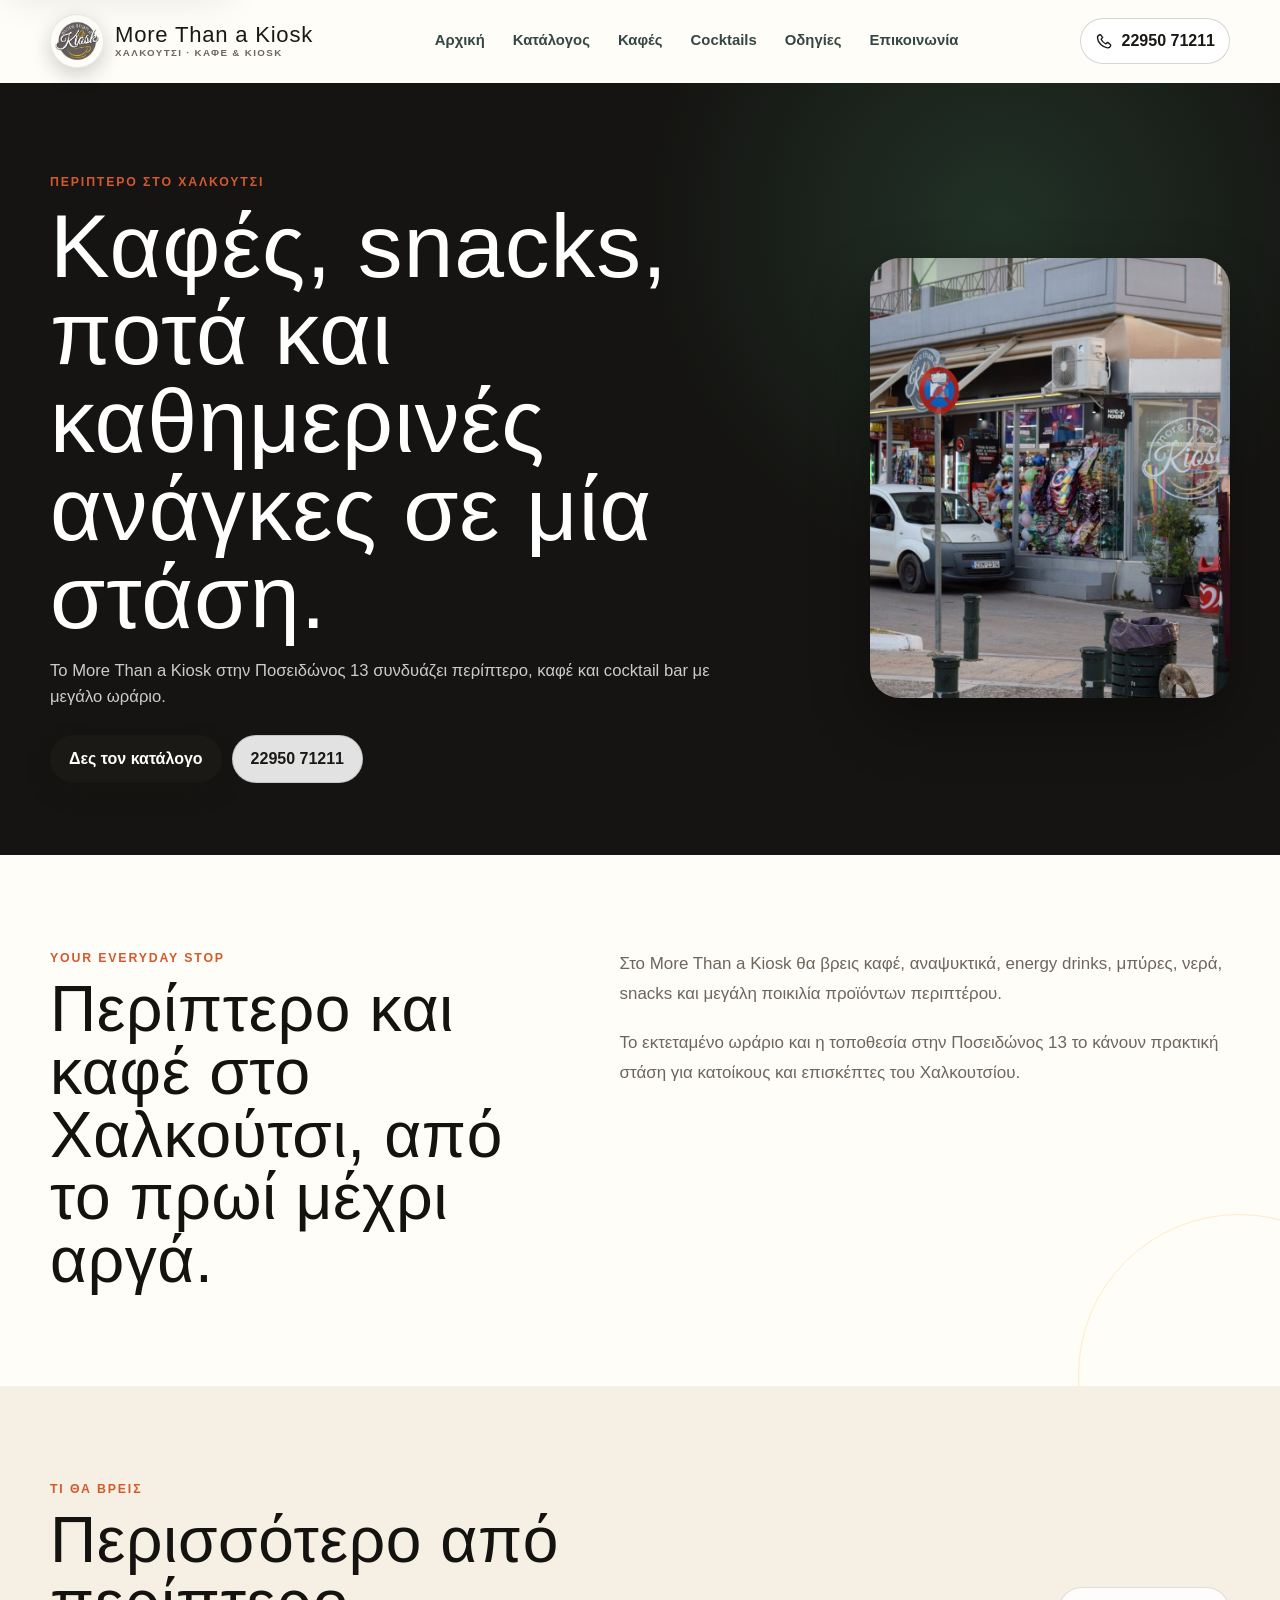
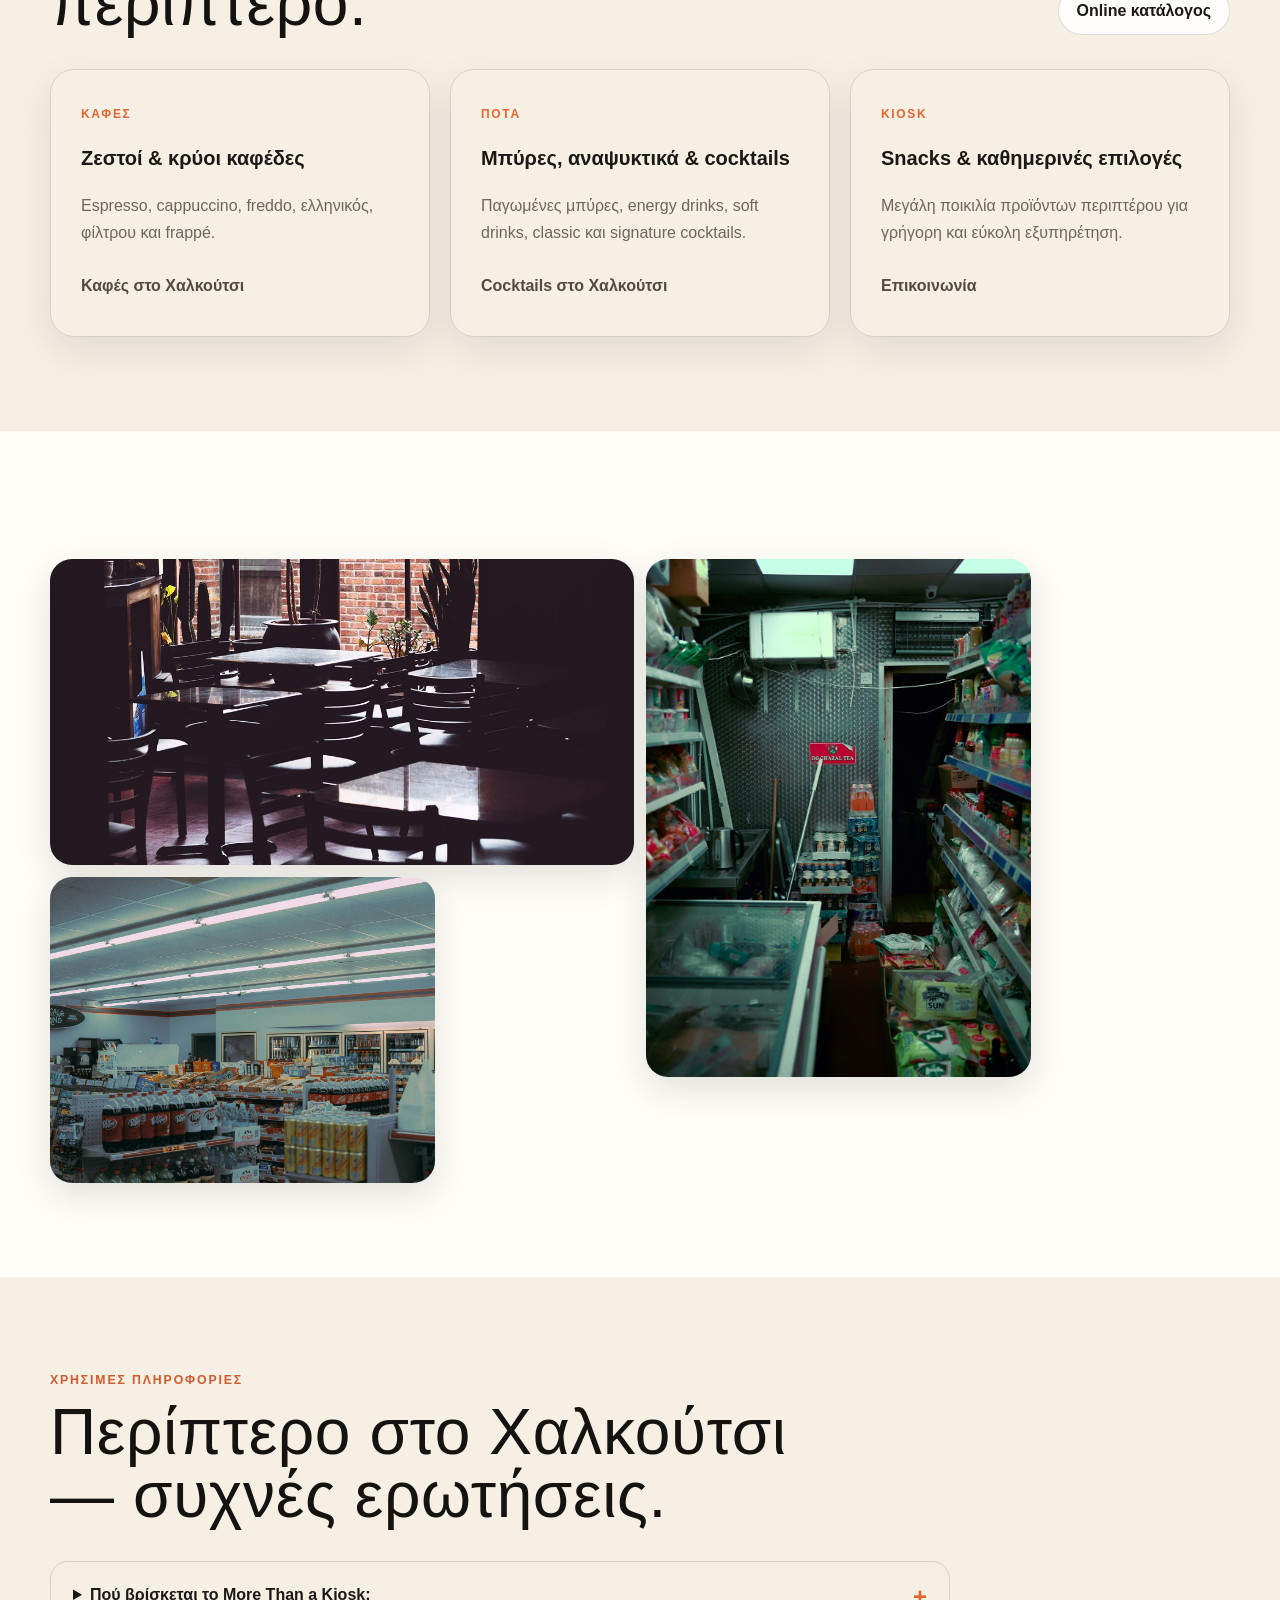
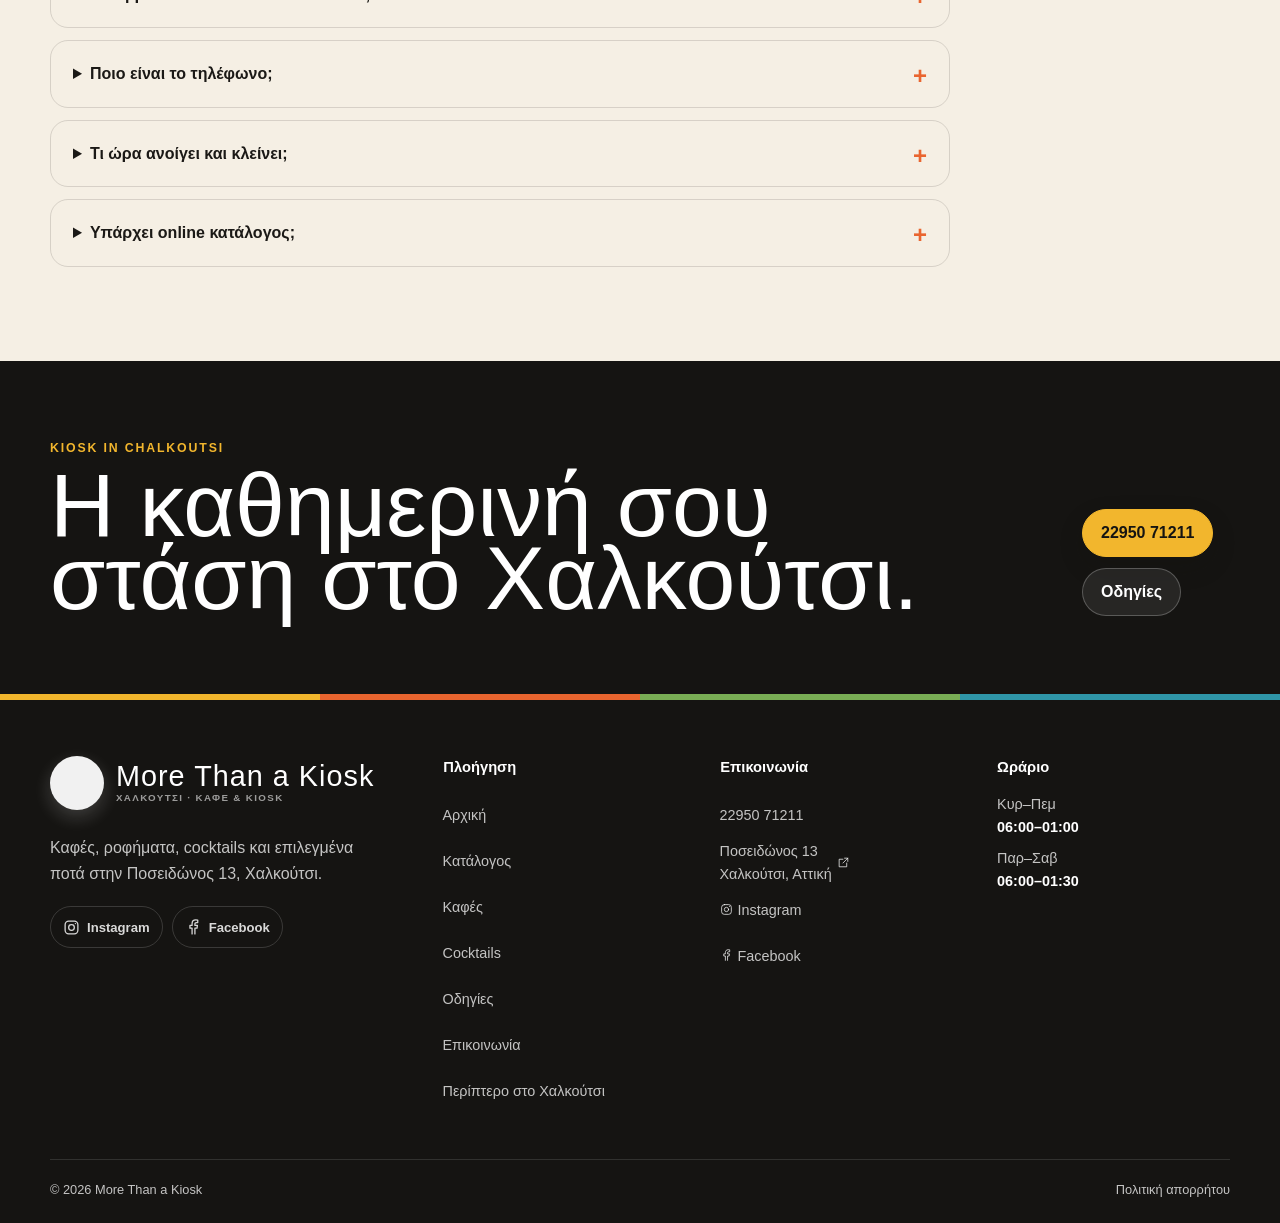
<file: kiosk-chalkoutsi.html>
<!DOCTYPE html>
<html class="no-js" data-environment="production" lang="el">
 <head>
  <meta charset="utf-8"/>
  <meta content="width=device-width, initial-scale=1, viewport-fit=cover" name="viewport"/>
  <meta content="#151412" name="theme-color"/>
  <meta content="strict-origin-when-cross-origin" name="referrer"/>
  <script src="js/boot.js">
  </script>
  <link href="assets/icons/favicon.png" rel="icon" sizes="96x96" type="image/png"/>
  
  
  
  <link href="css/styles.css" rel="stylesheet"/>
  <link href="css/responsive.css" rel="stylesheet"/>
  <title>
   Περίπτερο στο Χαλκούτσι | More Than a Kiosk
  </title>
  <meta content="Περίπτερο στο Χαλκούτσι με καφέ, snacks, αναψυκτικά, μπύρες, cocktails και μεγάλη ποικιλία προϊόντων. Ποσειδώνος 13, τηλ. 22950 71211." name="description"/>
  <meta content="index,follow,max-image-preview:large,max-snippet:-1,max-video-preview:-1" name="robots"/>
  <meta content="More Than a Kiosk" name="author"/>
  <meta content="GR-I" name="geo.region"/>
  <meta content="Χαλκούτσι" name="geo.placename"/>
  <meta content="38.3319277;23.7342694" name="geo.position"/>
  <meta content="38.3319277, 23.7342694" name="ICBM"/>
  <link href="https://morethanakiosk.com/kiosk-chalkoutsi.html" rel="canonical"/>
  <link href="https://morethanakiosk.com/kiosk-chalkoutsi.html" hreflang="el-GR" rel="alternate"/>
  <link href="https://morethanakiosk.com/kiosk-chalkoutsi.html" hreflang="x-default" rel="alternate"/>
  <meta content="website" property="og:type"/>
  <meta content="el_GR" property="og:locale"/>
  <meta content="More Than a Kiosk" property="og:site_name"/>
  <meta content="Περίπτερο στο Χαλκούτσι | More Than a Kiosk" property="og:title"/>
  <meta content="Περίπτερο στο Χαλκούτσι με καφέ, snacks, αναψυκτικά, μπύρες, cocktails και μεγάλη ποικιλία προϊόντων. Ποσειδώνος 13, τηλ. 22950 71211." property="og:description"/>
  <meta content="https://morethanakiosk.com/kiosk-chalkoutsi.html" property="og:url"/>
  <meta content="https://morethanakiosk.com/assets/images/licensed-stock/stocked-store.jpg" property="og:image"/>
  <meta content="1200" property="og:image:width"/>
  <meta content="630" property="og:image:height"/>
  <meta content="Περίπτερο στο Χαλκούτσι" property="og:image:alt"/>
  <meta content="summary_large_image" name="twitter:card"/>
  <meta content="Περίπτερο στο Χαλκούτσι | More Than a Kiosk" name="twitter:title"/>
  <meta content="Περίπτερο στο Χαλκούτσι με καφέ, snacks, αναψυκτικά, μπύρες, cocktails και μεγάλη ποικιλία προϊόντων. Ποσειδώνος 13, τηλ. 22950 71211." name="twitter:description"/>
  <meta content="https://morethanakiosk.com/assets/images/licensed-stock/stocked-store.jpg" name="twitter:image"/>
  <script type="application/ld+json">
   {"@context":"https://schema.org","@graph":[{"@type":["CafeOrCoffeeShop","ConvenienceStore"],"@id":"https://morethanakiosk.com/#business","name":"More Than a Kiosk","alternateName":["More Than Coffee","More Than a Kiosk, περίπτερο & καφέ"],"description":"Καφέ, cocktails, ποτά, αναψυκτικά, snacks και προϊόντα περιπτέρου στο Χαλκούτσι.","url":"https://morethanakiosk.com/","telephone":"+302295071211","logo":{"@type":"ImageObject","@id":"https://morethanakiosk.com/#logo","url":"https://morethanakiosk.com/assets/images/brand/more-than-kiosk-logo.png","contentUrl":"https://morethanakiosk.com/assets/images/brand/more-than-kiosk-logo.png","width":1000,"height":1000},"image":["https://morethanakiosk.com/assets/images/brand/social-preview.jpg","https://morethanakiosk.com/assets/images/licensed-stock/cafe-interior.jpg","https://morethanakiosk.com/assets/images/menu-stock/coffee-menu.webp","https://morethanakiosk.com/assets/images/menu-stock/cocktails-menu.webp"],"priceRange":"€–€€","currenciesAccepted":"EUR","address":{"@type":"PostalAddress","streetAddress":"Ποσειδώνος 13","addressLocality":"Χαλκούτσι","addressRegion":"Αττική","addressCountry":"GR"},"geo":{"@type":"GeoCoordinates","latitude":38.3319277,"longitude":23.7342694},"hasMap":"https://maps.app.goo.gl/wuxAspR66vvUeKUTA","hasMenu":"https://morethanakiosk.com/menu.html","servesCuisine":["Coffee","Cocktails","Mocktails","Snacks"],"areaServed":{"@type":"Place","name":"Χαλκούτσι, Ωρωπός, Αττική"},"sameAs":["https://maps.app.goo.gl/wuxAspR66vvUeKUTA","https://www.facebook.com/share/187zwPH4FL/?mibextid=wwXIfr","https://www.instagram.com/more_than_coffee_and_cocktail/"],"openingHoursSpecification":[{"@type":"OpeningHoursSpecification","dayOfWeek":["Monday","Tuesday","Wednesday","Thursday","Sunday"],"opens":"06:00","closes":"01:00"},{"@type":"OpeningHoursSpecification","dayOfWeek":["Friday","Saturday"],"opens":"06:00","closes":"01:30"}]},{"@type":"WebSite","@id":"https://morethanakiosk.com/#website","url":"https://morethanakiosk.com/","name":"More Than a Kiosk","alternateName":"More Than Coffee Χαλκούτσι","inLanguage":"el-GR","publisher":{"@id":"https://morethanakiosk.com/#business"}},{"@type":"BreadcrumbList","@id":"https://morethanakiosk.com/kiosk-chalkoutsi.html#breadcrumb","itemListElement":[{"@type":"ListItem","position":1,"name":"Αρχική","item":"https://morethanakiosk.com/"},{"@type":"ListItem","position":2,"name":"Περίπτερο στο Χαλκούτσι","item":"https://morethanakiosk.com/kiosk-chalkoutsi.html"}]},{"@type":"WebPage","@id":"https://morethanakiosk.com/kiosk-chalkoutsi.html#webpage","url":"https://morethanakiosk.com/kiosk-chalkoutsi.html","name":"Περίπτερο στο Χαλκούτσι | More Than a Kiosk","description":"Περίπτερο στο Χαλκούτσι με καφέ, snacks, αναψυκτικά, μπύρες, cocktails και μεγάλη ποικιλία προϊόντων. Ποσειδώνος 13, τηλ. 22950 71211.","isPartOf":{"@id":"https://morethanakiosk.com/#website"},"about":{"@id":"https://morethanakiosk.com/#business"},"inLanguage":"el-GR","primaryImageOfPage":{"@type":"ImageObject","url":"https://morethanakiosk.com/assets/images/licensed-stock/stocked-store.jpg"},"breadcrumb":{"@id":"https://morethanakiosk.com/kiosk-chalkoutsi.html#breadcrumb"}}]}
  </script>
  <link href="site.webmanifest" rel="manifest"/>
  <link href="assets/icons/apple-touch-icon.png" rel="apple-touch-icon" sizes="180x180"/>
  
  <link href="assets/vendor/aos/aos.css" rel="stylesheet"/>
  <link href="css/coffee-motion.css" rel="stylesheet"/>
  <link href="https://www.instagram.com/more_than_coffee_and_cocktail/" rel="me"/>
  <link href="https://www.facebook.com/share/187zwPH4FL/?mibextid=wwXIfr" rel="me"/>
 </head>
 <body class="page-loading" data-page="kiosk">
<noscript><nav class="noscript-nav" aria-label="Βασική πλοήγηση"><a href="index.html">Αρχική</a><a href="menu.html">Κατάλογος</a><a href="directions.html">Οδηγίες</a><a href="contact.html">Επικοινωνία</a><a href="privacy.html">Απόρρητο</a></nav></noscript>
  <div aria-hidden="true" class="page-loader" data-page-loader="" role="presentation">
   <div class="page-loader-inner kiosk-loader-inner">
    <img alt="" class="loader-logo" height="1000" src="assets/images/brand/more-than-kiosk-logo.webp" width="1000"/>
    <span class="brand-wordmark">
     More Than a Kiosk
     <small>
      Χαλκούτσι · Καφέ &amp; Kiosk
     </small>
    </span>
    <span class="page-loader-label">
     Φόρτωση
    </span>
    <span class="page-loader-track">
     <span>
     </span>
    </span>
   </div>
  </div>
  <a class="skip-link" href="#mainContent">
   Μετάβαση στο περιεχόμενο
  </a>
  <div data-shared-banner="">
  </div>
  <div data-shared-header="">
  </div>
  <div data-shared-drawer="">
  </div>
  <main id="mainContent">
   <section class="menu-page-hero kiosk-page-hero local-seo-hero local-seo-hero--kiosk">
    <div class="container page-hero-grid">
     <div>
      <p class="eyebrow">
       Περίπτερο στο Χαλκούτσι
      </p>
      <h1 class="section-title">
       Καφές, snacks, ποτά και καθημερινές ανάγκες σε μία στάση.
      </h1>
      <p class="section-copy">
       Το More Than a Kiosk στην Ποσειδώνος 13 συνδυάζει περίπτερο, καφέ και cocktail bar με μεγάλο ωράριο.
      </p>
      <div class="hero-inline-actions">
       <a class="primary-button" href="menu.html">
        Δες τον κατάλογο
       </a>
       <a class="secondary-button" href="tel:+302295071211">
        22950 71211
       </a>
      </div>
     </div>
     <img alt="Ενδεικτική ποικιλία προϊόντων περιπτέρου" class="page-hero-image" src="assets/images/licensed-stock/stocked-store.jpg" width="1050" height="1600"/>
    </div>
   </section>
   <section class="section local-seo-content">
    <div class="container local-intro-grid">
     <div>
      <p class="eyebrow">
       Your everyday stop
      </p>
      <h2 class="section-title">
       Περίπτερο και καφέ στο Χαλκούτσι, από το πρωί μέχρι αργά.
      </h2>
     </div>
     <div class="local-copy">
      <p>
       Στο More Than a Kiosk θα βρεις καφέ, αναψυκτικά, energy drinks, μπύρες, νερά, snacks και μεγάλη ποικιλία προϊόντων περιπτέρου.
      </p>
      <p>
       Το εκτεταμένο ωράριο και η τοποθεσία στην Ποσειδώνος 13 το κάνουν πρακτική στάση για κατοίκους και επισκέπτες του Χαλκουτσίου.
      </p>
     </div>
    </div>
   </section>
   <section class="section section-alt">
    <div class="container">
     <div class="section-head">
      <div>
       <p class="eyebrow">
        Τι θα βρεις
       </p>
       <h2 class="section-title">
        Περισσότερο από περίπτερο.
       </h2>
      </div>
      <a class="secondary-button" href="menu.html">
       Online κατάλογος
      </a>
     </div>
     <div class="local-feature-grid">
      <article class="local-feature">
       <span>
        Καφές
       </span>
       <h2>
        Ζεστοί &amp; κρύοι καφέδες
       </h2>
       <p>
        Espresso, cappuccino, freddo, ελληνικός, φίλτρου και frappé.
       </p>
       <a class="text-action" href="coffee-chalkoutsi.html">
        Καφές στο Χαλκούτσι
       </a>
      </article>
      <article class="local-feature">
       <span>
        Ποτά
       </span>
       <h2>
        Μπύρες, αναψυκτικά &amp; cocktails
       </h2>
       <p>
        Παγωμένες μπύρες, energy drinks, soft drinks, classic και signature cocktails.
       </p>
       <a class="text-action" href="cocktails-chalkoutsi.html">
        Cocktails στο Χαλκούτσι
       </a>
      </article>
      <article class="local-feature">
       <span>
        Kiosk
       </span>
       <h2>
        Snacks &amp; καθημερινές επιλογές
       </h2>
       <p>
        Μεγάλη ποικιλία προϊόντων περιπτέρου για γρήγορη και εύκολη εξυπηρέτηση.
       </p>
       <a class="text-action" href="contact.html">
        Επικοινωνία
       </a>
      </article>
     </div>
    </div>
   </section>
   <section class="section">
    <div class="container">
     <div class="photo-mosaic kiosk-mosaic">
      <button class="mosaic-photo mosaic-wide" data-caption="Ενδεικτική ατμόσφαιρα καφέ" data-lightbox="assets/images/licensed-stock/cafe-interior.jpg" type="button">
       <img alt="Ενδεικτική εικόνα καταστήματος" loading="lazy" src="assets/images/licensed-stock/cafe-interior.jpg" width="1067" height="1600"/>
      </button>
      <button class="mosaic-photo mosaic-tall" data-caption="Μεγάλη ποικιλία προϊόντων" data-lightbox="assets/images/licensed-stock/stocked-store.jpg" type="button">
       <img alt="Ενδεικτικά ράφια προϊόντων" loading="lazy" src="assets/images/licensed-stock/stocked-store.jpg" width="1050" height="1600"/>
      </button>
      <button class="mosaic-photo" data-caption="Snacks" data-lightbox="assets/images/licensed-stock/convenience-store.jpg" type="button">
       <img alt="Ενδεικτική ποικιλία snacks" loading="lazy" src="assets/images/licensed-stock/convenience-store.jpg" width="1600" height="1067"/>
      </button>
     </div>
    </div>
   </section>
   <section class="section section-alt local-faq">
    <div class="container">
     <div class="section-head">
      <div>
       <p class="eyebrow">
        Χρήσιμες πληροφορίες
       </p>
       <h2 class="section-title">
        Περίπτερο στο Χαλκούτσι — συχνές ερωτήσεις.
       </h2>
      </div>
     </div>
     <div class="faq-list">
      <details>
       <summary>
        Πού βρίσκεται το More Than a Kiosk;
       </summary>
       <p>
        Στην Ποσειδώνος 13, Χαλκούτσι, Αττική.
       </p>
      </details>
      <details>
       <summary>
        Ποιο είναι το τηλέφωνο;
       </summary>
       <p>
        <a href="tel:+302295071211">
         22950 71211
        </a>
        .
       </p>
      </details>
      <details>
       <summary>
        Τι ώρα ανοίγει και κλείνει;
       </summary>
       <p>
        Ανοίγει καθημερινά στις 06:00. Κλείνει στις 01:00 Κυριακή–Πέμπτη και στις 01:30 Παρασκευή–Σάββατο.
       </p>
      </details>
      <details>
       <summary>
        Υπάρχει online κατάλογος;
       </summary>
       <p>
        Ναι. Ο επίσημος κατάλογος με καφέδες, ροφήματα, cocktails, μπύρες και spirits είναι διαθέσιμος
        <a href="menu.html">
         εδώ
        </a>
        .
       </p>
      </details>
     </div>
    </div>
   </section>
   <section class="kiosk-cta">
    <div class="container kiosk-cta-inner">
     <div>
      <p class="eyebrow">
       Kiosk in Chalkoutsi
      </p>
      <h2>
       Η καθημερινή σου στάση στο Χαλκούτσι.
      </h2>
     </div>
     <div class="hero-actions">
      <a class="primary-button" href="tel:+302295071211">
       22950 71211
      </a>
      <a class="secondary-button" href="directions.html">
       Οδηγίες
      </a>
     </div>
    </div>
   </section>
  </main>
  <div data-shared-footer="">
  </div>
  <div data-shared-bottom-nav="">
  </div>
  <script src="js/icons.js">
  </script>
  <script src="js/layout.js">
  </script>
  <script src="js/app.js">
  </script>
  <script src="assets/vendor/aos/aos.js">
  </script>
  <script src="assets/vendor/anime/anime.min.js">
  </script>
  <script src="js/coffee-motion.js">
  </script>
 </body>
</html>
</file>
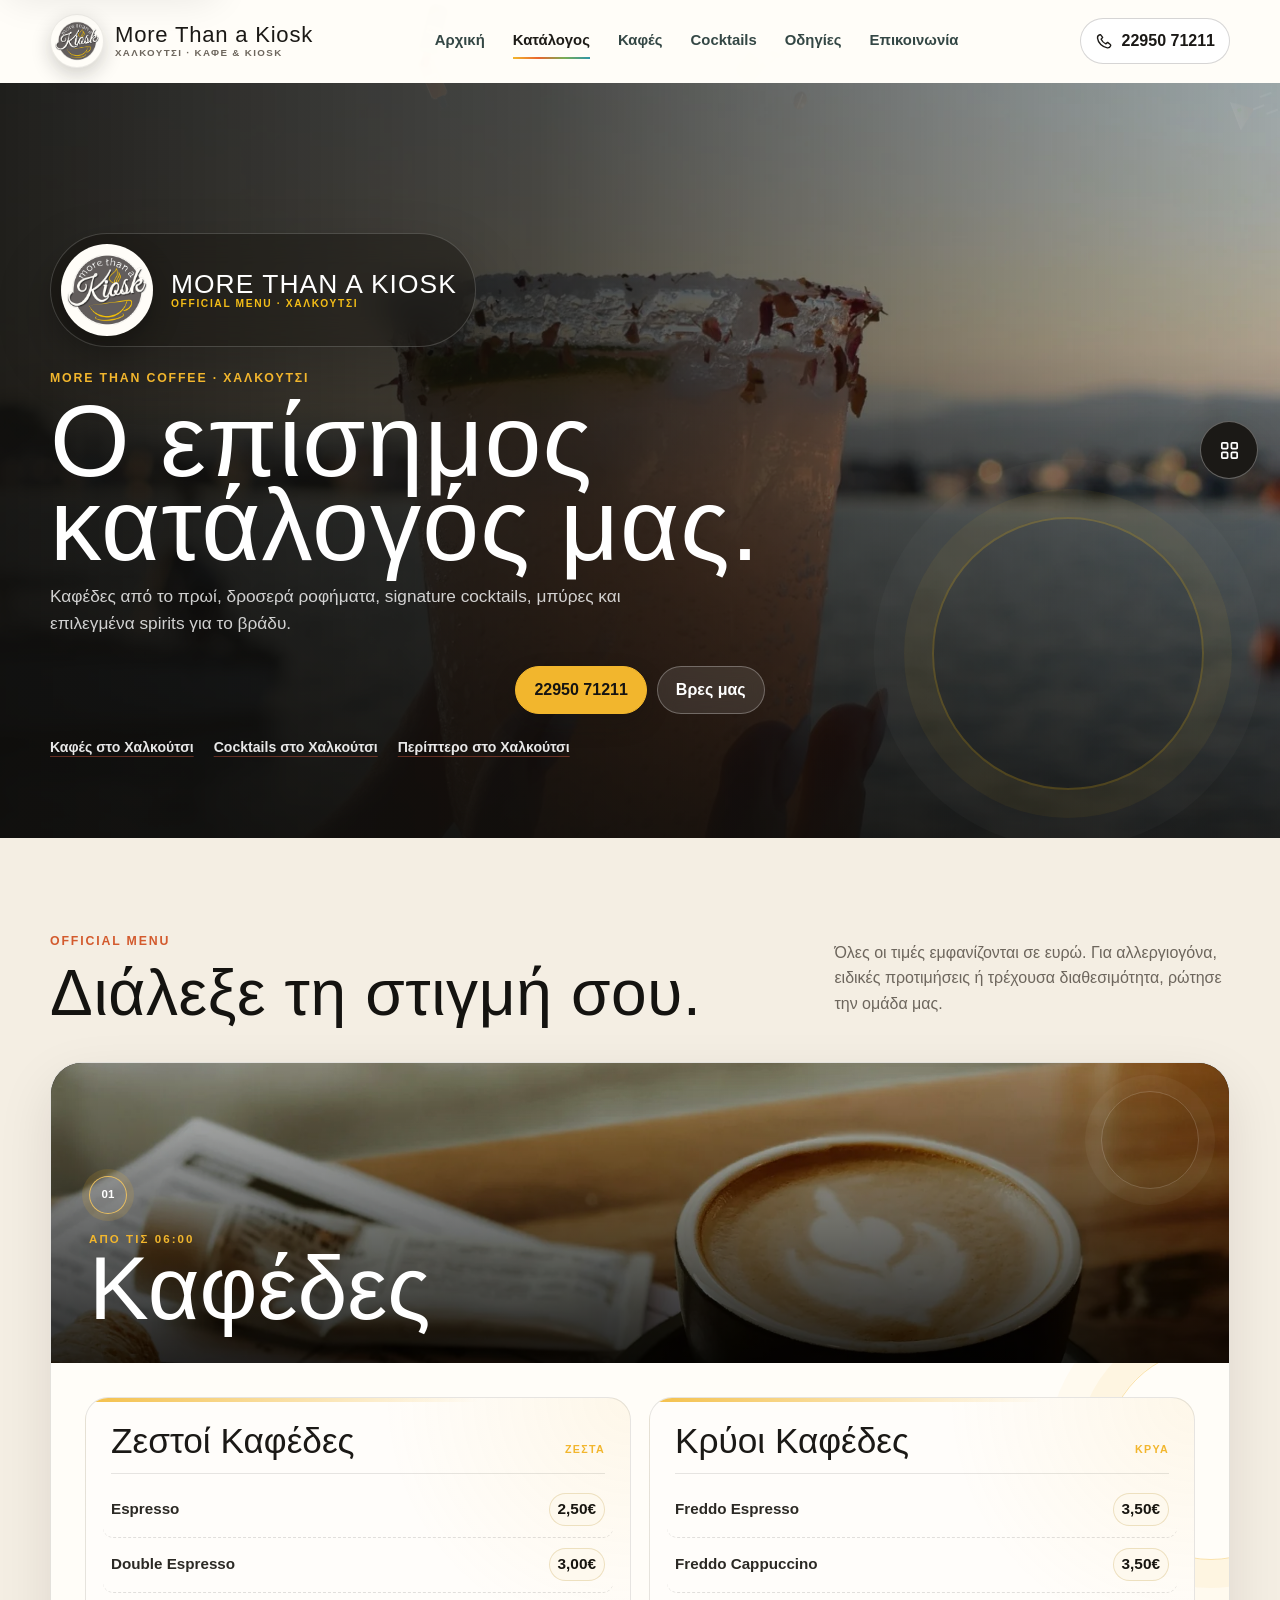
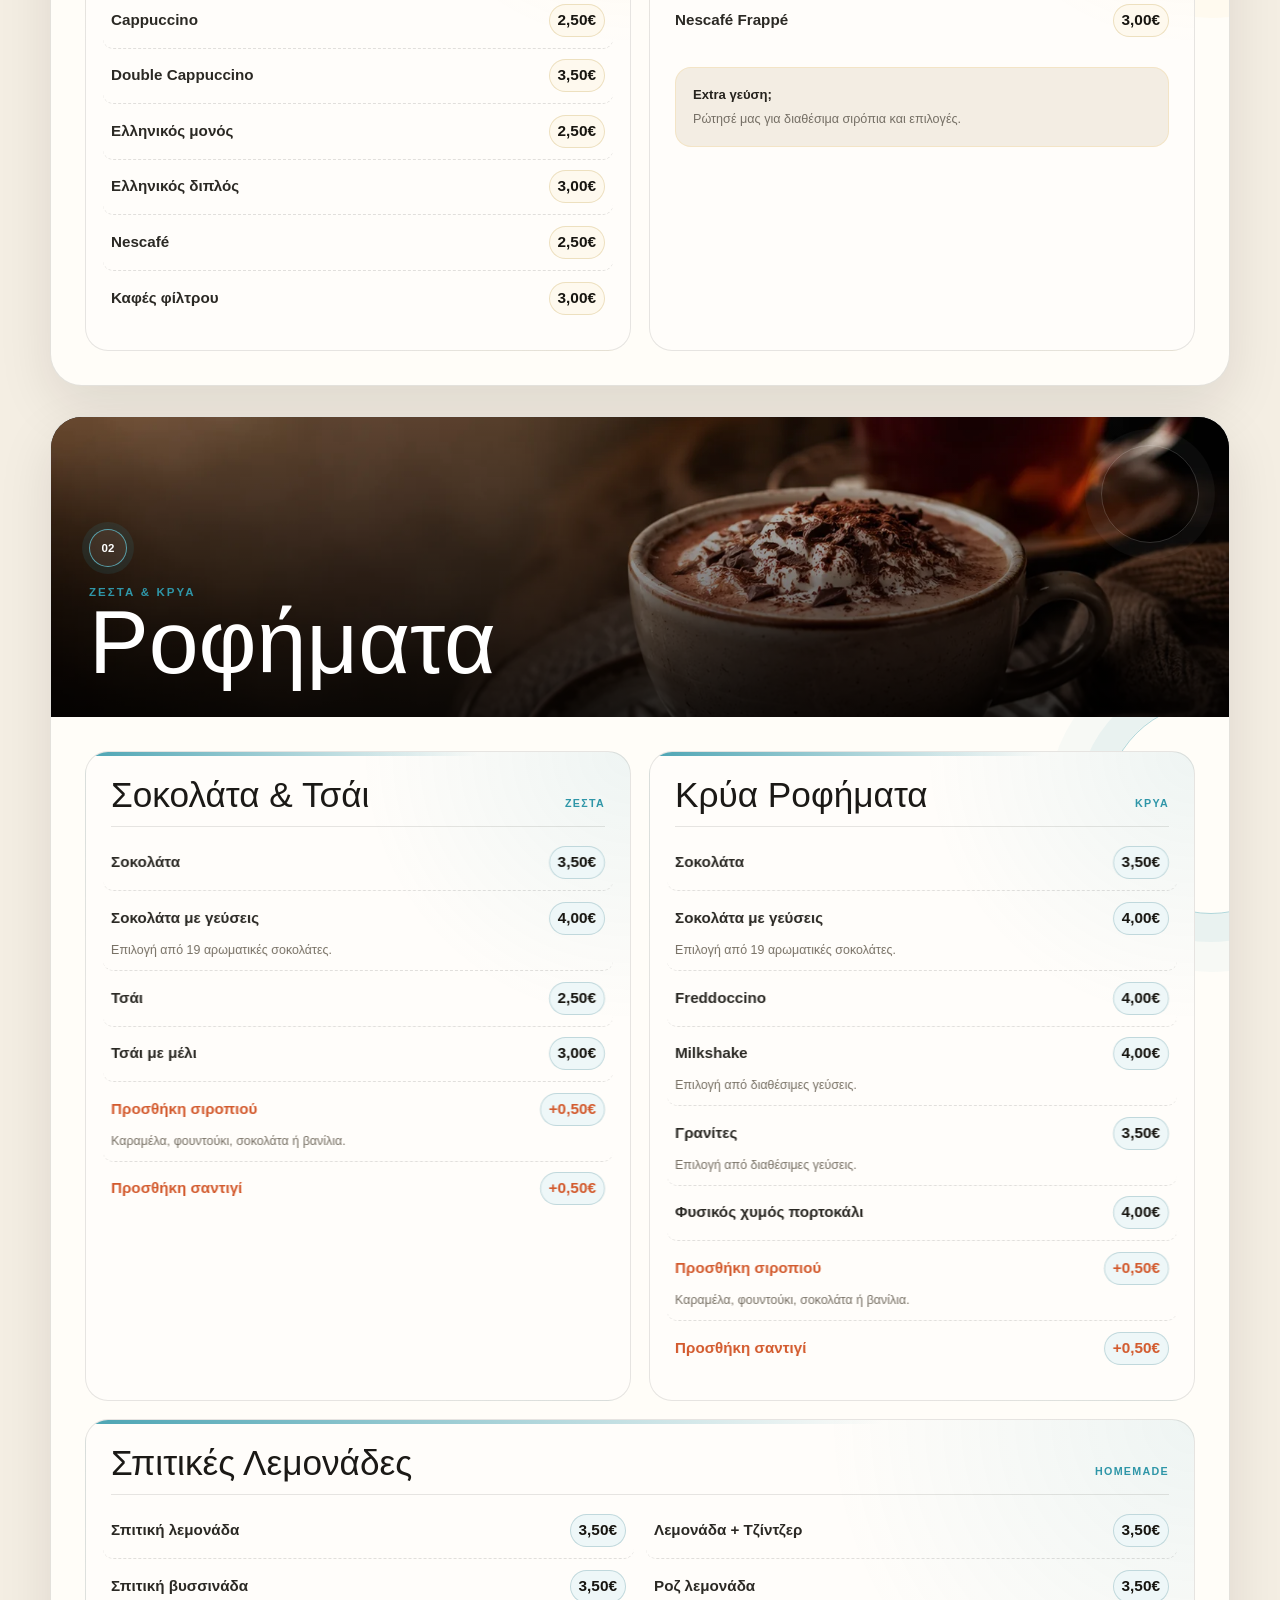
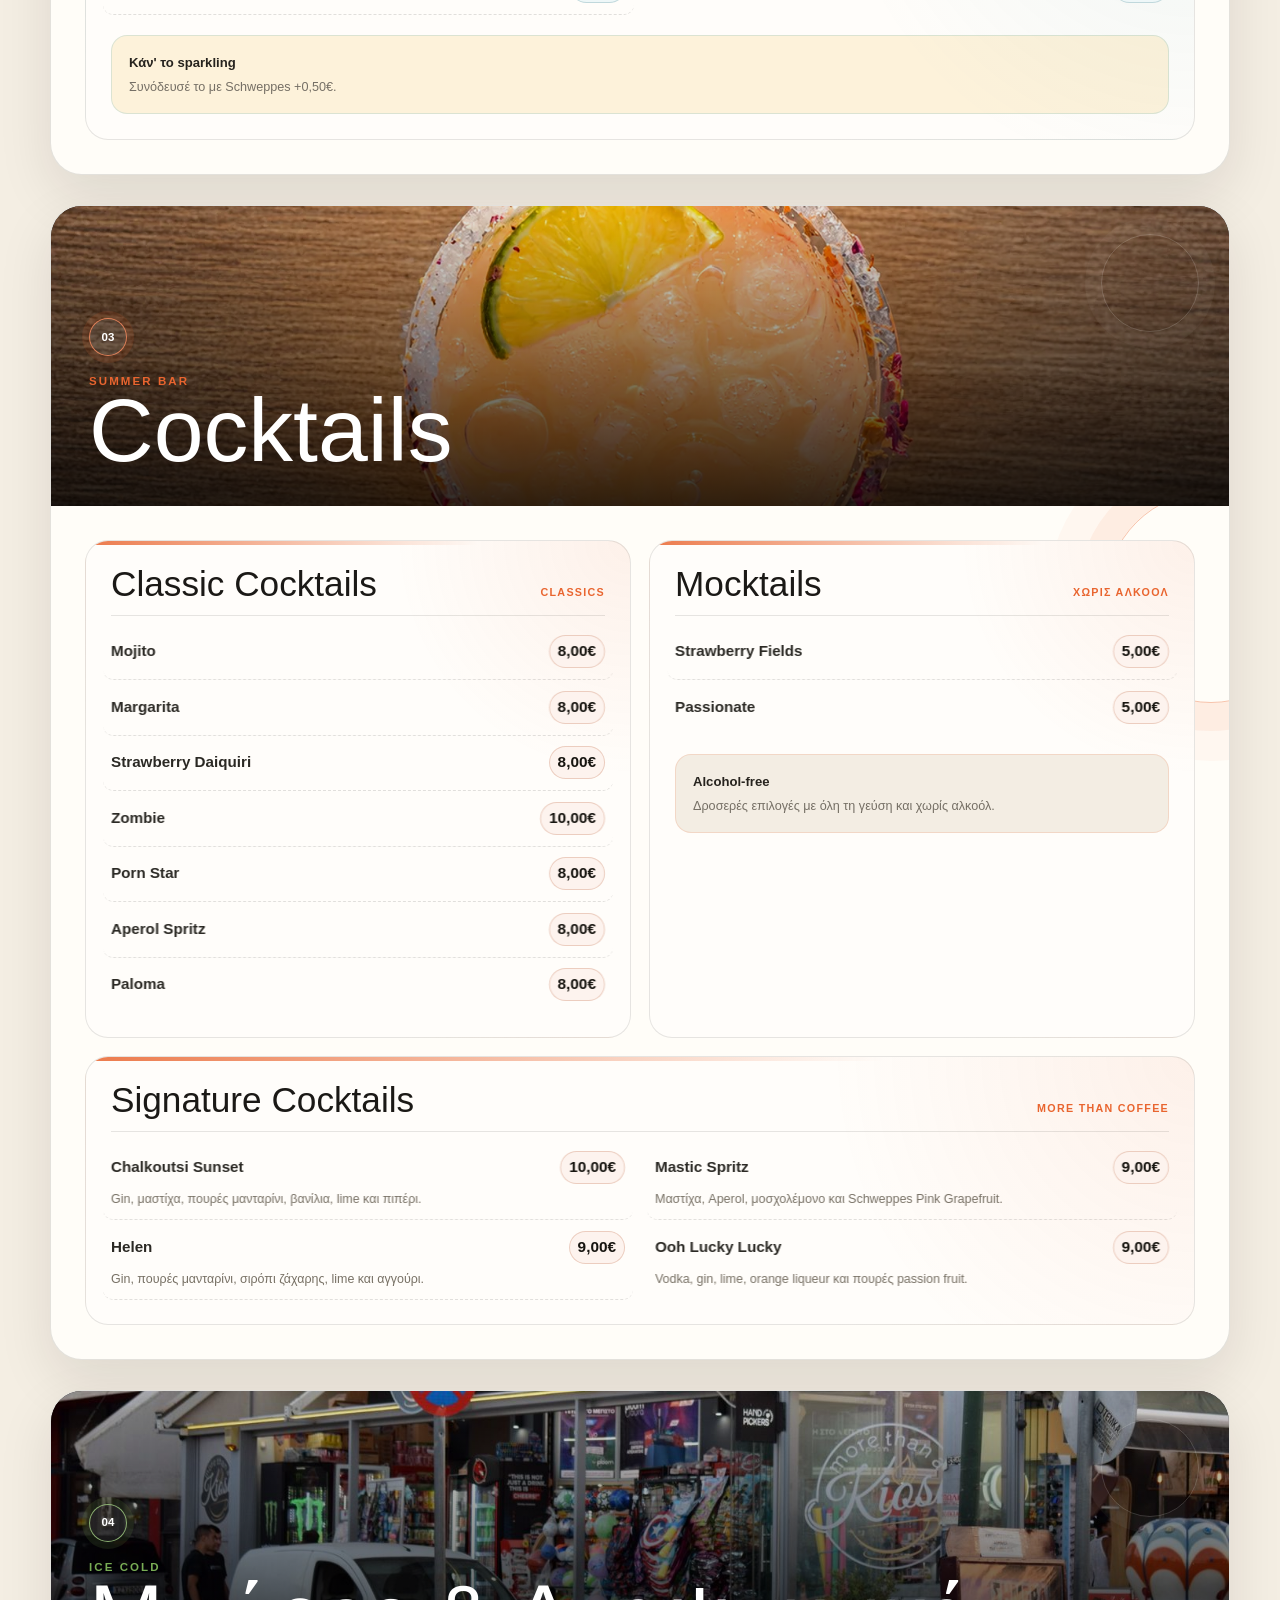
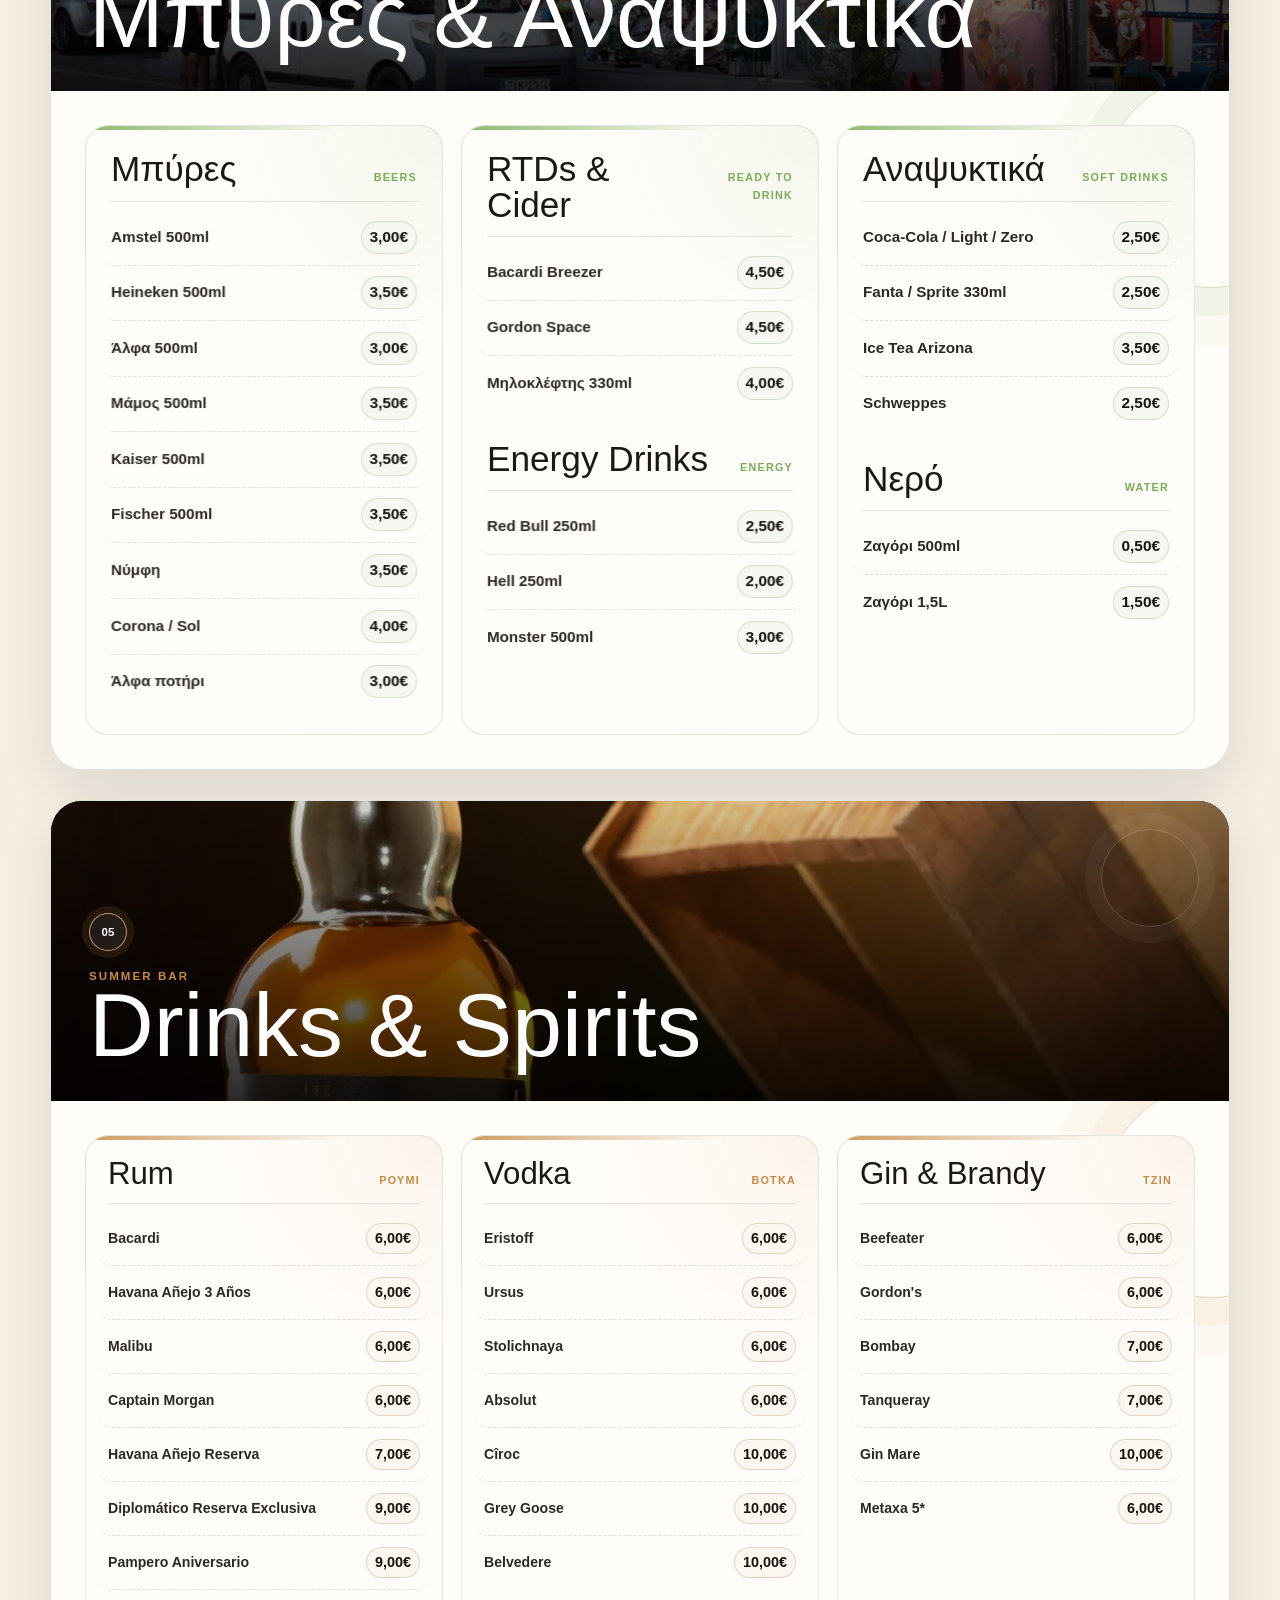
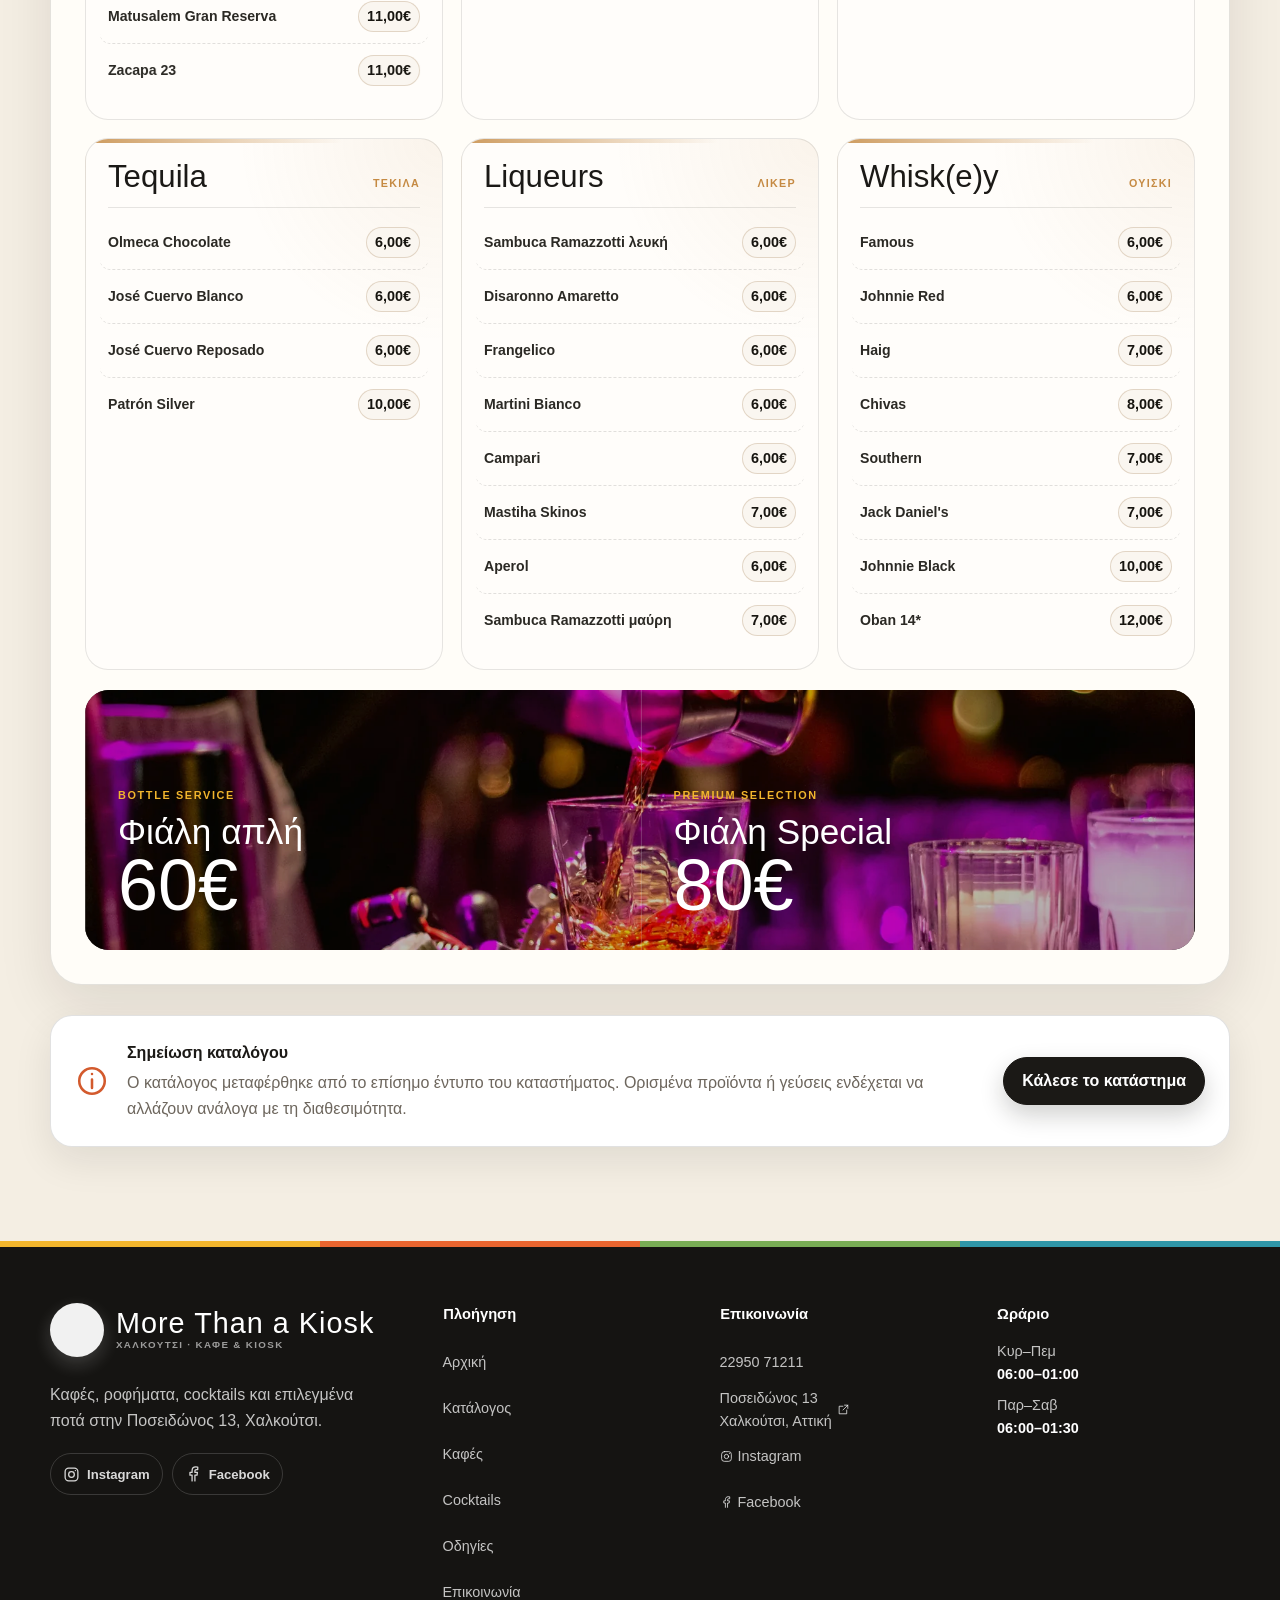
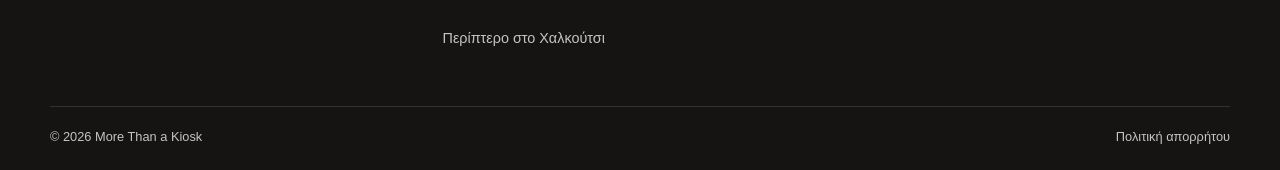
<file: menu.html>
<!DOCTYPE html>
<html class="no-js" data-environment="production" lang="el">
 <head>
  <meta charset="utf-8"/>
  <meta content="width=device-width, initial-scale=1, viewport-fit=cover" name="viewport"/>
  <meta content="#151412" name="theme-color"/>
  <meta content="strict-origin-when-cross-origin" name="referrer"/>
  <script src="js/boot.js">
  </script>
  <link href="assets/icons/favicon.png" rel="icon" sizes="96x96" type="image/png"/>
  
  
  
  <link href="css/styles.css" rel="stylesheet"/>
  <link href="css/responsive.css" rel="stylesheet"/>
  <title>
   Menu Χαλκούτσι | Καφέδες, Cocktails, Μπύρες &amp; Ποτά
  </title>
  <meta content="Επίσημο menu στο Χαλκούτσι με τιμές για καφέδες, freddo, cocktails, mocktails, μπύρες, αναψυκτικά, spirits και φιάλες στο More Than a Kiosk." name="description"/>
  <meta content="index,follow,max-image-preview:large,max-snippet:-1,max-video-preview:-1" name="robots"/>
  <meta content="More Than a Kiosk" name="author"/>
  <meta content="GR-I" name="geo.region"/>
  <meta content="Χαλκούτσι" name="geo.placename"/>
  <meta content="38.3319277;23.7342694" name="geo.position"/>
  <meta content="38.3319277, 23.7342694" name="ICBM"/>
  <link href="https://morethanakiosk.com/menu.html" rel="canonical"/>
  <link href="https://morethanakiosk.com/menu.html" hreflang="el-GR" rel="alternate"/>
  <link href="https://morethanakiosk.com/menu.html" hreflang="x-default" rel="alternate"/>
  <link href="site.webmanifest" rel="manifest"/>
  <link href="assets/icons/apple-touch-icon.png" rel="apple-touch-icon" sizes="180x180"/>
  <meta content="website" property="og:type"/>
  <meta content="el_GR" property="og:locale"/>
  <meta content="More Than a Kiosk" property="og:site_name"/>
  <meta content="Menu Χαλκούτσι | Καφέδες, Cocktails, Μπύρες &amp; Ποτά" property="og:title"/>
  <meta content="Επίσημο menu στο Χαλκούτσι με τιμές για καφέδες, freddo, cocktails, mocktails, μπύρες, αναψυκτικά, spirits και φιάλες." property="og:description"/>
  <meta content="https://morethanakiosk.com/menu.html" property="og:url"/>
  <meta content="https://morethanakiosk.com/assets/images/brand/social-preview.jpg" property="og:image"/>
  <meta content="https://morethanakiosk.com/assets/images/brand/social-preview.jpg" property="og:image:secure_url"/>
  <meta content="image/jpeg" property="og:image:type"/>
  <meta content="1200" property="og:image:width"/>
  <meta content="630" property="og:image:height"/>
  <meta content="More Than a Kiosk στο Χαλκούτσι" property="og:image:alt"/>
  <meta content="summary_large_image" name="twitter:card"/>
  <meta content="Menu Χαλκούτσι | Καφέδες, Cocktails, Μπύρες &amp; Ποτά" name="twitter:title"/>
  <meta content="Επίσημο menu στο Χαλκούτσι με τιμές για καφέδες, freddo, cocktails, mocktails, μπύρες, αναψυκτικά, spirits και φιάλες." name="twitter:description"/>
  <meta content="https://morethanakiosk.com/assets/images/brand/social-preview.jpg" name="twitter:image"/>
  <meta content="More Than a Kiosk στο Χαλκούτσι" name="twitter:image:alt"/>
  <script type="application/ld+json">
   {"@context":"https://schema.org","@graph":[{"@type":["CafeOrCoffeeShop","ConvenienceStore"],"@id":"https://morethanakiosk.com/#business","name":"More Than a Kiosk","alternateName":["More Than Coffee","More Than a Kiosk, περίπτερο & καφέ"],"description":"Καφέ, cocktails, ποτά, αναψυκτικά, snacks και προϊόντα περιπτέρου στο Χαλκούτσι.","url":"https://morethanakiosk.com/","telephone":"+302295071211","logo":{"@type":"ImageObject","@id":"https://morethanakiosk.com/#logo","url":"https://morethanakiosk.com/assets/images/brand/more-than-kiosk-logo.png","contentUrl":"https://morethanakiosk.com/assets/images/brand/more-than-kiosk-logo.png","width":1000,"height":1000},"image":["https://morethanakiosk.com/assets/images/brand/social-preview.jpg","https://morethanakiosk.com/assets/images/licensed-stock/cafe-interior.jpg","https://morethanakiosk.com/assets/images/menu-stock/coffee-menu.webp","https://morethanakiosk.com/assets/images/menu-stock/cocktails-menu.webp"],"priceRange":"€–€€","currenciesAccepted":"EUR","address":{"@type":"PostalAddress","streetAddress":"Ποσειδώνος 13","addressLocality":"Χαλκούτσι","addressRegion":"Αττική","addressCountry":"GR"},"geo":{"@type":"GeoCoordinates","latitude":38.3319277,"longitude":23.7342694},"hasMap":"https://maps.app.goo.gl/wuxAspR66vvUeKUTA","hasMenu":"https://morethanakiosk.com/menu.html","servesCuisine":["Coffee","Cocktails","Snacks"],"areaServed":{"@type":"Place","name":"Χαλκούτσι, Αττική"},"sameAs":["https://maps.app.goo.gl/wuxAspR66vvUeKUTA","https://www.facebook.com/share/187zwPH4FL/?mibextid=wwXIfr","https://www.instagram.com/more_than_coffee_and_cocktail/"],"openingHoursSpecification":[{"@type":"OpeningHoursSpecification","dayOfWeek":["Monday","Tuesday","Wednesday","Thursday","Sunday"],"opens":"06:00","closes":"01:00"},{"@type":"OpeningHoursSpecification","dayOfWeek":["Friday","Saturday"],"opens":"06:00","closes":"01:30"}]},{"@type":"WebSite","@id":"https://morethanakiosk.com/#website","url":"https://morethanakiosk.com/","name":"More Than a Kiosk","alternateName":"More Than Coffee Χαλκούτσι","inLanguage":"el-GR","publisher":{"@id":"https://morethanakiosk.com/#business"}},{"@type":"BreadcrumbList","@id":"https://morethanakiosk.com/menu.html#breadcrumb","itemListElement":[{"@type":"ListItem","position":1,"name":"Αρχική","item":"https://morethanakiosk.com/"},{"@type":"ListItem","position":2,"name":"Κατάλογος","item":"https://morethanakiosk.com/menu.html"}]},{"@type":"CollectionPage","@id":"https://morethanakiosk.com/menu.html#webpage","url":"https://morethanakiosk.com/menu.html","name":"Menu Χαλκούτσι | Καφέδες, Cocktails, Μπύρες & Ποτά","description":"Επίσημο menu στο Χαλκούτσι με τιμές για καφέδες, freddo, cocktails, mocktails, μπύρες, αναψυκτικά, spirits και φιάλες στο More Than a Kiosk.","isPartOf":{"@id":"https://morethanakiosk.com/#website"},"about":{"@id":"https://morethanakiosk.com/#business"},"inLanguage":"el-GR","primaryImageOfPage":{"@type":"ImageObject","url":"https://morethanakiosk.com/assets/images/brand/social-preview.jpg","width":1200,"height":630},"breadcrumb":{"@id":"https://morethanakiosk.com/menu.html#breadcrumb"},"mainEntity":{"@type":"Menu","@id":"https://morethanakiosk.com/menu.html#menu","name":"Επίσημος κατάλογος More Than a Kiosk","url":"https://morethanakiosk.com/menu.html","inLanguage":"el-GR","provider":{"@id":"https://morethanakiosk.com/#business"}}}]}
  </script>
  
  <link href="assets/vendor/aos/aos.css" rel="stylesheet"/>
  <link href="css/coffee-motion.css" rel="stylesheet"/>
  <link href="https://www.instagram.com/more_than_coffee_and_cocktail/" rel="me"/>
  <link href="https://www.facebook.com/share/187zwPH4FL/?mibextid=wwXIfr" rel="me"/>
 </head>
 <body class="page-loading" data-page="menu">
<noscript><nav class="noscript-nav" aria-label="Βασική πλοήγηση"><a href="index.html">Αρχική</a><a href="menu.html">Κατάλογος</a><a href="directions.html">Οδηγίες</a><a href="contact.html">Επικοινωνία</a><a href="privacy.html">Απόρρητο</a></nav></noscript>
  <div aria-hidden="true" class="page-loader" data-page-loader="" role="presentation">
   <div class="page-loader-inner kiosk-loader-inner">
    <img alt="" class="loader-logo" height="1000" src="assets/images/brand/more-than-kiosk-logo.webp" width="1000"/>
    <span class="brand-wordmark">
     More Than a Kiosk
     <small>
      Χαλκούτσι · Καφέ &amp; Kiosk
     </small>
    </span>
    <span class="page-loader-label">
     Φόρτωση
    </span>
    <span aria-hidden="true" class="page-loader-track">
     <span>
     </span>
    </span>
   </div>
  </div>
  <a class="skip-link" href="#mainContent">
   Μετάβαση στον κατάλογο
  </a>
  <div data-shared-banner="">
  </div>
  <div data-shared-header="">
  </div>
  <div data-shared-drawer="">
  </div>
  <main id="mainContent">
   <section class="menu-page-hero official-menu-hero">
    <img alt="Bartender που ετοιμάζει ποτό στο μπαρ" class="official-menu-hero-image" height="1000" src="assets/images/menu-stock/bar-menu.webp" width="1600"/>
    <div aria-hidden="true" class="official-menu-hero-overlay">
    </div>
    <div class="container official-menu-hero-content">
     <div class="official-menu-brand-lockup" data-aos="zoom-in-right">
      <img alt="Επίσημο λογότυπο More Than a Kiosk" height="1000" src="assets/images/brand/more-than-kiosk-logo.webp" width="1000"/>
      <span>
       More Than a Kiosk
       <small>
        Official menu · Χαλκούτσι
       </small>
      </span>
     </div>
     <p class="eyebrow">
      More Than Coffee · Χαλκούτσι
     </p>
     <h1 class="section-title">
      Ο επίσημος
      <br/>
      κατάλογός μας.
     </h1>
     <p class="section-copy">
      Καφέδες από το πρωί, δροσερά ροφήματα, signature cocktails, μπύρες και επιλεγμένα spirits για το βράδυ.
     </p>
     <div class="hero-inline-actions">
      <a class="primary-button" href="tel:+302295071211">
       22950 71211
      </a>
      <a class="secondary-button" href="https://maps.app.goo.gl/wuxAspR66vvUeKUTA" rel="noopener noreferrer" target="_blank">
       Βρες μας
      </a>
     </div>
     <nav aria-label="Δημοφιλείς αναζητήσεις" class="menu-seo-links">
      <a href="coffee-chalkoutsi.html">
       Καφές στο Χαλκούτσι
      </a>
      <a href="cocktails-chalkoutsi.html">
       Cocktails στο Χαλκούτσι
      </a>
      <a href="kiosk-chalkoutsi.html">
       Περίπτερο στο Χαλκούτσι
      </a>
     </nav>
    </div>
   </section>
   <button aria-controls="menuCategoryNav" aria-expanded="false" aria-label="Άνοιγμα κατηγοριών καταλόγου" class="menu-category-fab" data-menu-category-toggle="" type="button">
    <span class="svg-icon" data-inline-icon="catalog"></span>
    <span class="menu-category-fab-label">Κατηγορίες</span>
   </button>
   <button aria-label="Κλείσιμο κατηγοριών" class="menu-category-backdrop" data-menu-category-close="" hidden type="button"></button>
   <nav aria-label="Κατηγορίες καταλόγου" aria-hidden="true" class="menu-category-nav" id="menuCategoryNav">
    <div class="container menu-category-nav-scroll">
     <a data-aos="fade-down" data-aos-delay="0" href="#coffee">
      Καφέδες
     </a>
     <a data-aos="fade-down" data-aos-delay="45" href="#beverages">
      Ροφήματα
     </a>
     <a data-aos="fade-down" data-aos-delay="90" href="#cocktails">
      Cocktails
     </a>
     <a data-aos="fade-down" data-aos-delay="135" href="#refreshments">
      Μπύρες &amp; Αναψυκτικά
     </a>
     <a data-aos="fade-down" data-aos-delay="180" href="#spirits">
      Ποτά
     </a>
    </div>
   </nav>
   <section class="section official-menu-section">
    <div class="container">
     <header class="official-menu-intro reveal">
      <div>
       <p class="eyebrow">
        Official Menu
       </p>
       <h2 class="section-title">
        Διάλεξε τη στιγμή σου.
       </h2>
      </div>
      <p>
       Όλες οι τιμές εμφανίζονται σε ευρώ. Για αλλεργιογόνα, ειδικές προτιμήσεις ή τρέχουσα διαθεσιμότητα, ρώτησε την ομάδα μας.
      </p>
     </header>
     <article class="catalog-panel reveal" data-aos="fade-up" data-aos-duration="780" data-menu-theme="coffee" id="coffee">
      <header class="catalog-panel-head">
       <img alt="Καφές με κρουασάν" height="1100" loading="lazy" src="assets/images/menu-stock/coffee-menu.webp" width="1600"/>
       <div aria-hidden="true" class="catalog-panel-shade">
       </div>
       <div class="catalog-panel-title">
        <span>
         01
        </span>
        <p>
         Από τις 06:00
        </p>
        <h2>
         Καφέδες
        </h2>
       </div>
      </header>
      <div class="catalog-panel-body">
       <div class="catalog-group-grid">
        <section class="catalog-group">
         <div class="catalog-group-heading">
          <h3>
           Ζεστοί Καφέδες
          </h3>
          <span>
           Ζεστά
          </span>
         </div>
         <ul class="menu-price-list">
          <li>
           <strong>
            Espresso
           </strong>
           <span>
            2,50€
           </span>
          </li>
          <li>
           <strong>
            Double Espresso
           </strong>
           <span>
            3,00€
           </span>
          </li>
          <li>
           <strong>
            Cappuccino
           </strong>
           <span>
            2,50€
           </span>
          </li>
          <li>
           <strong>
            Double Cappuccino
           </strong>
           <span>
            3,50€
           </span>
          </li>
          <li>
           <strong>
            Ελληνικός μονός
           </strong>
           <span>
            2,50€
           </span>
          </li>
          <li>
           <strong>
            Ελληνικός διπλός
           </strong>
           <span>
            3,00€
           </span>
          </li>
          <li>
           <strong>
            Nescafé
           </strong>
           <span>
            2,50€
           </span>
          </li>
          <li>
           <strong>
            Καφές φίλτρου
           </strong>
           <span>
            3,00€
           </span>
          </li>
         </ul>
        </section>
        <section class="catalog-group">
         <div class="catalog-group-heading">
          <h3>
           Κρύοι Καφέδες
          </h3>
          <span>
           Κρύα
          </span>
         </div>
         <ul class="menu-price-list">
          <li>
           <strong>
            Freddo Espresso
           </strong>
           <span>
            3,50€
           </span>
          </li>
          <li>
           <strong>
            Freddo Cappuccino
           </strong>
           <span>
            3,50€
           </span>
          </li>
          <li>
           <strong>
            Nescafé Frappé
           </strong>
           <span>
            3,00€
           </span>
          </li>
         </ul>
         <div class="menu-mini-note">
          <strong>
           Extra γεύση;
          </strong>
          <p>
           Ρώτησέ μας για διαθέσιμα σιρόπια και επιλογές.
          </p>
         </div>
        </section>
       </div>
      </div>
     </article>
     <article class="catalog-panel reveal" data-aos="fade-up" data-aos-duration="780" data-menu-theme="beverages" id="beverages">
      <header class="catalog-panel-head catalog-panel-head--beverages">
       <img alt="Δροσερό ποτό με πάγο" height="1000" loading="lazy" src="assets/images/menu-stock/beer-menu.webp" width="1400"/>
       <div aria-hidden="true" class="catalog-panel-shade">
       </div>
       <div class="catalog-panel-title">
        <span>
         02
        </span>
        <p>
         Ζεστά &amp; κρύα
        </p>
        <h2>
         Ροφήματα
        </h2>
       </div>
      </header>
      <div class="catalog-panel-body">
       <div class="catalog-group-grid">
        <section class="catalog-group">
         <div class="catalog-group-heading">
          <h3>
           Σοκολάτα &amp; Τσάι
          </h3>
          <span>
           Ζεστά
          </span>
         </div>
         <ul class="menu-price-list">
          <li>
           <strong>
            Σοκολάτα
           </strong>
           <span>
            3,50€
           </span>
          </li>
          <li class="menu-item-with-note">
           <strong>
            Σοκολάτα με γεύσεις
           </strong>
           <span>
            4,00€
           </span>
           <small>
            Επιλογή από 19 αρωματικές σοκολάτες.
           </small>
          </li>
          <li>
           <strong>
            Τσάι
           </strong>
           <span>
            2,50€
           </span>
          </li>
          <li>
           <strong>
            Τσάι με μέλι
           </strong>
           <span>
            3,00€
           </span>
          </li>
          <li class="menu-item-extra">
           <strong>
            Προσθήκη σιροπιού
           </strong>
           <span>
            +0,50€
           </span>
           <small>
            Καραμέλα, φουντούκι, σοκολάτα ή βανίλια.
           </small>
          </li>
          <li class="menu-item-extra">
           <strong>
            Προσθήκη σαντιγί
           </strong>
           <span>
            +0,50€
           </span>
          </li>
         </ul>
        </section>
        <section class="catalog-group">
         <div class="catalog-group-heading">
          <h3>
           Κρύα Ροφήματα
          </h3>
          <span>
           Κρύα
          </span>
         </div>
         <ul class="menu-price-list">
          <li>
           <strong>
            Σοκολάτα
           </strong>
           <span>
            3,50€
           </span>
          </li>
          <li class="menu-item-with-note">
           <strong>
            Σοκολάτα με γεύσεις
           </strong>
           <span>
            4,00€
           </span>
           <small>
            Επιλογή από 19 αρωματικές σοκολάτες.
           </small>
          </li>
          <li>
           <strong>
            Freddoccino
           </strong>
           <span>
            4,00€
           </span>
          </li>
          <li class="menu-item-with-note">
           <strong>
            Milkshake
           </strong>
           <span>
            4,00€
           </span>
           <small>
            Επιλογή από διαθέσιμες γεύσεις.
           </small>
          </li>
          <li class="menu-item-with-note">
           <strong>
            Γρανίτες
           </strong>
           <span>
            3,50€
           </span>
           <small>
            Επιλογή από διαθέσιμες γεύσεις.
           </small>
          </li>
          <li>
           <strong>
            Φυσικός χυμός πορτοκάλι
           </strong>
           <span>
            4,00€
           </span>
          </li>
          <li class="menu-item-extra">
           <strong>
            Προσθήκη σιροπιού
           </strong>
           <span>
            +0,50€
           </span>
           <small>
            Καραμέλα, φουντούκι, σοκολάτα ή βανίλια.
           </small>
          </li>
          <li class="menu-item-extra">
           <strong>
            Προσθήκη σαντιγί
           </strong>
           <span>
            +0,50€
           </span>
          </li>
         </ul>
        </section>
        <section class="catalog-group catalog-group--wide">
         <div class="catalog-group-heading">
          <h3>
           Σπιτικές Λεμονάδες
          </h3>
          <span>
           Homemade
          </span>
         </div>
         <ul class="menu-price-list menu-price-list--columns">
          <li>
           <strong>
            Σπιτική λεμονάδα
           </strong>
           <span>
            3,50€
           </span>
          </li>
          <li>
           <strong>
            Λεμονάδα + Τζίντζερ
           </strong>
           <span>
            3,50€
           </span>
          </li>
          <li>
           <strong>
            Σπιτική βυσσινάδα
           </strong>
           <span>
            3,50€
           </span>
          </li>
          <li>
           <strong>
            Ροζ λεμονάδα
           </strong>
           <span>
            3,50€
           </span>
          </li>
         </ul>
         <div class="menu-mini-note menu-mini-note--accent">
          <strong>
           Κάν' το sparkling
          </strong>
          <p>
           Συνόδευσέ το με Schweppes +0,50€.
          </p>
         </div>
        </section>
       </div>
      </div>
     </article>
     <article class="catalog-panel reveal" data-aos="fade-up" data-aos-duration="780" data-menu-theme="cocktails" id="cocktails">
      <header class="catalog-panel-head catalog-panel-head--cocktails">
       <img alt="Ποικιλία από πολύχρωμα cocktails" height="1000" loading="lazy" src="assets/images/menu-stock/cocktails-menu.webp" width="1600"/>
       <div aria-hidden="true" class="catalog-panel-shade">
       </div>
       <div class="catalog-panel-title">
        <span>
         03
        </span>
        <p>
         Summer bar
        </p>
        <h2>
         Cocktails
        </h2>
       </div>
      </header>
      <div class="catalog-panel-body">
       <div class="catalog-group-grid">
        <section class="catalog-group">
         <div class="catalog-group-heading">
          <h3>
           Classic Cocktails
          </h3>
          <span>
           Classics
          </span>
         </div>
         <ul class="menu-price-list">
          <li>
           <strong>
            Mojito
           </strong>
           <span>
            8,00€
           </span>
          </li>
          <li>
           <strong>
            Margarita
           </strong>
           <span>
            8,00€
           </span>
          </li>
          <li>
           <strong>
            Strawberry Daiquiri
           </strong>
           <span>
            8,00€
           </span>
          </li>
          <li>
           <strong>
            Zombie
           </strong>
           <span>
            10,00€
           </span>
          </li>
          <li>
           <strong>
            Porn Star
           </strong>
           <span>
            8,00€
           </span>
          </li>
          <li>
           <strong>
            Aperol Spritz
           </strong>
           <span>
            8,00€
           </span>
          </li>
          <li>
           <strong>
            Paloma
           </strong>
           <span>
            8,00€
           </span>
          </li>
         </ul>
        </section>
        <section class="catalog-group">
         <div class="catalog-group-heading">
          <h3>
           Mocktails
          </h3>
          <span>
           Χωρίς αλκοόλ
          </span>
         </div>
         <ul class="menu-price-list">
          <li>
           <strong>
            Strawberry Fields
           </strong>
           <span>
            5,00€
           </span>
          </li>
          <li>
           <strong>
            Passionate
           </strong>
           <span>
            5,00€
           </span>
          </li>
         </ul>
         <div class="menu-mini-note">
          <strong>
           Alcohol-free
          </strong>
          <p>
           Δροσερές επιλογές με όλη τη γεύση και χωρίς αλκοόλ.
          </p>
         </div>
        </section>
        <section class="catalog-group catalog-group--wide signature-cocktails">
         <div class="catalog-group-heading">
          <h3>
           Signature Cocktails
          </h3>
          <span>
           More Than Coffee
          </span>
         </div>
         <ul class="menu-price-list">
          <li class="menu-item-with-note">
           <strong>
            Chalkoutsi Sunset
           </strong>
           <span>
            10,00€
           </span>
           <small>
            Gin, μαστίχα, πουρές μανταρίνι, βανίλια, lime και πιπέρι.
           </small>
          </li>
          <li class="menu-item-with-note">
           <strong>
            Mastic Spritz
           </strong>
           <span>
            9,00€
           </span>
           <small>
            Μαστίχα, Aperol, μοσχολέμονο και Schweppes Pink Grapefruit.
           </small>
          </li>
          <li class="menu-item-with-note">
           <strong>
            Helen
           </strong>
           <span>
            9,00€
           </span>
           <small>
            Gin, πουρές μανταρίνι, σιρόπι ζάχαρης, lime και αγγούρι.
           </small>
          </li>
          <li class="menu-item-with-note">
           <strong>
            Ooh Lucky Lucky
           </strong>
           <span>
            9,00€
           </span>
           <small>
            Vodka, gin, lime, orange liqueur και πουρές passion fruit.
           </small>
          </li>
         </ul>
        </section>
       </div>
      </div>
     </article>
     <article class="catalog-panel reveal" data-aos="fade-up" data-aos-duration="780" data-menu-theme="refreshments" id="refreshments">
      <header class="catalog-panel-head catalog-panel-head--refreshments">
       <img alt="Παγωμένη μπύρα με πάγο" height="1000" loading="lazy" src="assets/images/menu-stock/beer-menu.webp" width="1400"/>
       <div aria-hidden="true" class="catalog-panel-shade">
       </div>
       <div class="catalog-panel-title">
        <span>
         04
        </span>
        <p>
         Ice cold
        </p>
        <h2>
         Μπύρες &amp; Αναψυκτικά
        </h2>
       </div>
      </header>
      <div class="catalog-panel-body">
       <div class="catalog-group-grid catalog-group-grid--three">
        <section class="catalog-group">
         <div class="catalog-group-heading">
          <h3>
           Μπύρες
          </h3>
          <span>
           Beers
          </span>
         </div>
         <ul class="menu-price-list">
          <li>
           <strong>
            Amstel 500ml
           </strong>
           <span>
            3,00€
           </span>
          </li>
          <li>
           <strong>
            Heineken 500ml
           </strong>
           <span>
            3,50€
           </span>
          </li>
          <li>
           <strong>
            Άλφα 500ml
           </strong>
           <span>
            3,00€
           </span>
          </li>
          <li>
           <strong>
            Μάμος 500ml
           </strong>
           <span>
            3,50€
           </span>
          </li>
          <li>
           <strong>
            Kaiser 500ml
           </strong>
           <span>
            3,50€
           </span>
          </li>
          <li>
           <strong>
            Fischer 500ml
           </strong>
           <span>
            3,50€
           </span>
          </li>
          <li>
           <strong>
            Νύμφη
           </strong>
           <span>
            3,50€
           </span>
          </li>
          <li>
           <strong>
            Corona / Sol
           </strong>
           <span>
            4,00€
           </span>
          </li>
          <li>
           <strong>
            Άλφα ποτήρι
           </strong>
           <span>
            3,00€
           </span>
          </li>
         </ul>
        </section>
        <section class="catalog-group">
         <div class="catalog-group-heading">
          <h3>
           RTDs &amp; Cider
          </h3>
          <span>
           Ready to drink
          </span>
         </div>
         <ul class="menu-price-list">
          <li>
           <strong>
            Bacardi Breezer
           </strong>
           <span>
            4,50€
           </span>
          </li>
          <li>
           <strong>
            Gordon Space
           </strong>
           <span>
            4,50€
           </span>
          </li>
          <li>
           <strong>
            Μηλοκλέφτης 330ml
           </strong>
           <span>
            4,00€
           </span>
          </li>
         </ul>
         <div class="catalog-group-heading catalog-group-heading--sub">
          <h3>
           Energy Drinks
          </h3>
          <span>
           Energy
          </span>
         </div>
         <ul class="menu-price-list">
          <li>
           <strong>
            Red Bull 250ml
           </strong>
           <span>
            2,50€
           </span>
          </li>
          <li>
           <strong>
            Hell 250ml
           </strong>
           <span>
            2,00€
           </span>
          </li>
          <li>
           <strong>
            Monster 500ml
           </strong>
           <span>
            3,00€
           </span>
          </li>
         </ul>
        </section>
        <section class="catalog-group">
         <div class="catalog-group-heading">
          <h3>
           Αναψυκτικά
          </h3>
          <span>
           Soft drinks
          </span>
         </div>
         <ul class="menu-price-list">
          <li>
           <strong>
            Coca-Cola / Light / Zero
           </strong>
           <span>
            2,50€
           </span>
          </li>
          <li>
           <strong>
            Fanta / Sprite 330ml
           </strong>
           <span>
            2,50€
           </span>
          </li>
          <li>
           <strong>
            Ice Tea Arizona
           </strong>
           <span>
            3,50€
           </span>
          </li>
          <li>
           <strong>
            Schweppes
           </strong>
           <span>
            2,50€
           </span>
          </li>
         </ul>
         <div class="catalog-group-heading catalog-group-heading--sub">
          <h3>
           Νερό
          </h3>
          <span>
           Water
          </span>
         </div>
         <ul class="menu-price-list">
          <li>
           <strong>
            Ζαγόρι 500ml
           </strong>
           <span>
            0,50€
           </span>
          </li>
          <li>
           <strong>
            Ζαγόρι 1,5L
           </strong>
           <span>
            1,50€
           </span>
          </li>
         </ul>
        </section>
       </div>
      </div>
     </article>
     <article class="catalog-panel reveal" data-aos="fade-up" data-aos-duration="780" data-menu-theme="spirits" id="spirits">
      <header class="catalog-panel-head catalog-panel-head--spirits">
       <img alt="Μπουκάλι whisky και ποτήρι" height="1500" loading="lazy" src="assets/images/menu-stock/spirits-menu.webp" width="1200"/>
       <div aria-hidden="true" class="catalog-panel-shade">
       </div>
       <div class="catalog-panel-title">
        <span>
         05
        </span>
        <p>
         Summer bar
        </p>
        <h2>
         Drinks &amp; Spirits
        </h2>
       </div>
      </header>
      <div class="catalog-panel-body">
       <div class="catalog-group-grid catalog-group-grid--three spirits-grid">
        <section class="catalog-group">
         <div class="catalog-group-heading">
          <h3>
           Rum
          </h3>
          <span>
           Ρούμι
          </span>
         </div>
         <ul class="menu-price-list">
          <li>
           <strong>
            Bacardi
           </strong>
           <span>
            6,00€
           </span>
          </li>
          <li>
           <strong>
            Havana Añejo 3 Años
           </strong>
           <span>
            6,00€
           </span>
          </li>
          <li>
           <strong>
            Malibu
           </strong>
           <span>
            6,00€
           </span>
          </li>
          <li>
           <strong>
            Captain Morgan
           </strong>
           <span>
            6,00€
           </span>
          </li>
          <li>
           <strong>
            Havana Añejo Reserva
           </strong>
           <span>
            7,00€
           </span>
          </li>
          <li>
           <strong>
            Diplomático Reserva Exclusiva
           </strong>
           <span>
            9,00€
           </span>
          </li>
          <li>
           <strong>
            Pampero Aniversario
           </strong>
           <span>
            9,00€
           </span>
          </li>
          <li>
           <strong>
            Matusalem Gran Reserva
           </strong>
           <span>
            11,00€
           </span>
          </li>
          <li>
           <strong>
            Zacapa 23
           </strong>
           <span>
            11,00€
           </span>
          </li>
         </ul>
        </section>
        <section class="catalog-group">
         <div class="catalog-group-heading">
          <h3>
           Vodka
          </h3>
          <span>
           Βότκα
          </span>
         </div>
         <ul class="menu-price-list">
          <li>
           <strong>
            Eristoff
           </strong>
           <span>
            6,00€
           </span>
          </li>
          <li>
           <strong>
            Ursus
           </strong>
           <span>
            6,00€
           </span>
          </li>
          <li>
           <strong>
            Stolichnaya
           </strong>
           <span>
            6,00€
           </span>
          </li>
          <li>
           <strong>
            Absolut
           </strong>
           <span>
            6,00€
           </span>
          </li>
          <li>
           <strong>
            Cîroc
           </strong>
           <span>
            10,00€
           </span>
          </li>
          <li>
           <strong>
            Grey Goose
           </strong>
           <span>
            10,00€
           </span>
          </li>
          <li>
           <strong>
            Belvedere
           </strong>
           <span>
            10,00€
           </span>
          </li>
         </ul>
        </section>
        <section class="catalog-group">
         <div class="catalog-group-heading">
          <h3>
           Gin &amp; Brandy
          </h3>
          <span>
           Τζιν
          </span>
         </div>
         <ul class="menu-price-list">
          <li>
           <strong>
            Beefeater
           </strong>
           <span>
            6,00€
           </span>
          </li>
          <li>
           <strong>
            Gordon's
           </strong>
           <span>
            6,00€
           </span>
          </li>
          <li>
           <strong>
            Bombay
           </strong>
           <span>
            7,00€
           </span>
          </li>
          <li>
           <strong>
            Tanqueray
           </strong>
           <span>
            7,00€
           </span>
          </li>
          <li>
           <strong>
            Gin Mare
           </strong>
           <span>
            10,00€
           </span>
          </li>
          <li>
           <strong>
            Metaxa 5*
           </strong>
           <span>
            6,00€
           </span>
          </li>
         </ul>
        </section>
        <section class="catalog-group">
         <div class="catalog-group-heading">
          <h3>
           Tequila
          </h3>
          <span>
           Τεκίλα
          </span>
         </div>
         <ul class="menu-price-list">
          <li>
           <strong>
            Olmeca Chocolate
           </strong>
           <span>
            6,00€
           </span>
          </li>
          <li>
           <strong>
            José Cuervo Blanco
           </strong>
           <span>
            6,00€
           </span>
          </li>
          <li>
           <strong>
            José Cuervo Reposado
           </strong>
           <span>
            6,00€
           </span>
          </li>
          <li>
           <strong>
            Patrón Silver
           </strong>
           <span>
            10,00€
           </span>
          </li>
         </ul>
        </section>
        <section class="catalog-group">
         <div class="catalog-group-heading">
          <h3>
           Liqueurs
          </h3>
          <span>
           Λικέρ
          </span>
         </div>
         <ul class="menu-price-list">
          <li>
           <strong>
            Sambuca Ramazzotti λευκή
           </strong>
           <span>
            6,00€
           </span>
          </li>
          <li>
           <strong>
            Disaronno Amaretto
           </strong>
           <span>
            6,00€
           </span>
          </li>
          <li>
           <strong>
            Frangelico
           </strong>
           <span>
            6,00€
           </span>
          </li>
          <li>
           <strong>
            Martini Bianco
           </strong>
           <span>
            6,00€
           </span>
          </li>
          <li>
           <strong>
            Campari
           </strong>
           <span>
            6,00€
           </span>
          </li>
          <li>
           <strong>
            Mastiha Skinos
           </strong>
           <span>
            7,00€
           </span>
          </li>
          <li>
           <strong>
            Aperol
           </strong>
           <span>
            6,00€
           </span>
          </li>
          <li>
           <strong>
            Sambuca Ramazzotti μαύρη
           </strong>
           <span>
            7,00€
           </span>
          </li>
         </ul>
        </section>
        <section class="catalog-group">
         <div class="catalog-group-heading">
          <h3>
           Whisk(e)y
          </h3>
          <span>
           Ουίσκι
          </span>
         </div>
         <ul class="menu-price-list">
          <li>
           <strong>
            Famous
           </strong>
           <span>
            6,00€
           </span>
          </li>
          <li>
           <strong>
            Johnnie Red
           </strong>
           <span>
            6,00€
           </span>
          </li>
          <li>
           <strong>
            Haig
           </strong>
           <span>
            7,00€
           </span>
          </li>
          <li>
           <strong>
            Chivas
           </strong>
           <span>
            8,00€
           </span>
          </li>
          <li>
           <strong>
            Southern
           </strong>
           <span>
            7,00€
           </span>
          </li>
          <li>
           <strong>
            Jack Daniel's
           </strong>
           <span>
            7,00€
           </span>
          </li>
          <li>
           <strong>
            Johnnie Black
           </strong>
           <span>
            10,00€
           </span>
          </li>
          <li>
           <strong>
            Oban 14*
           </strong>
           <span>
            12,00€
           </span>
          </li>
         </ul>
        </section>
       </div>
       <aside class="bottle-pricing">
        <img alt="Bartender στο μπαρ" height="1000" loading="lazy" src="assets/images/menu-stock/bar-menu.webp" width="1600"/>
        <div aria-hidden="true" class="bottle-pricing-overlay">
        </div>
        <div>
         <p>
          Bottle Service
         </p>
         <h3>
          Φιάλη απλή
         </h3>
         <strong>
          60€
         </strong>
        </div>
        <div>
         <p>
          Premium Selection
         </p>
         <h3>
          Φιάλη Special
         </h3>
         <strong>
          80€
         </strong>
        </div>
       </aside>
      </div>
     </article>
     <aside class="official-menu-note reveal">
      <span class="svg-icon" data-inline-icon="info">
      </span>
      <div>
       <strong>
        Σημείωση καταλόγου
       </strong>
       <p>
        Ο κατάλογος μεταφέρθηκε από το επίσημο έντυπο του καταστήματος. Ορισμένα προϊόντα ή γεύσεις ενδέχεται να αλλάζουν ανάλογα με τη διαθεσιμότητα.
       </p>
      </div>
      <a class="primary-button" href="tel:+302295071211">
       Κάλεσε το κατάστημα
      </a>
     </aside>
    </div>
   </section>
  </main>
  <div data-shared-footer="">
  </div>
  <div data-shared-bottom-nav="">
  </div>
  <script src="js/icons.js">
  </script>
  <script src="js/layout.js">
  </script>
  <script src="js/app.js">
  </script>
  <script src="assets/vendor/aos/aos.js">
  </script>
  <script src="assets/vendor/anime/anime.min.js">
  </script>
  <script src="js/coffee-motion.js">
  </script>
 </body>
</html>
</file>
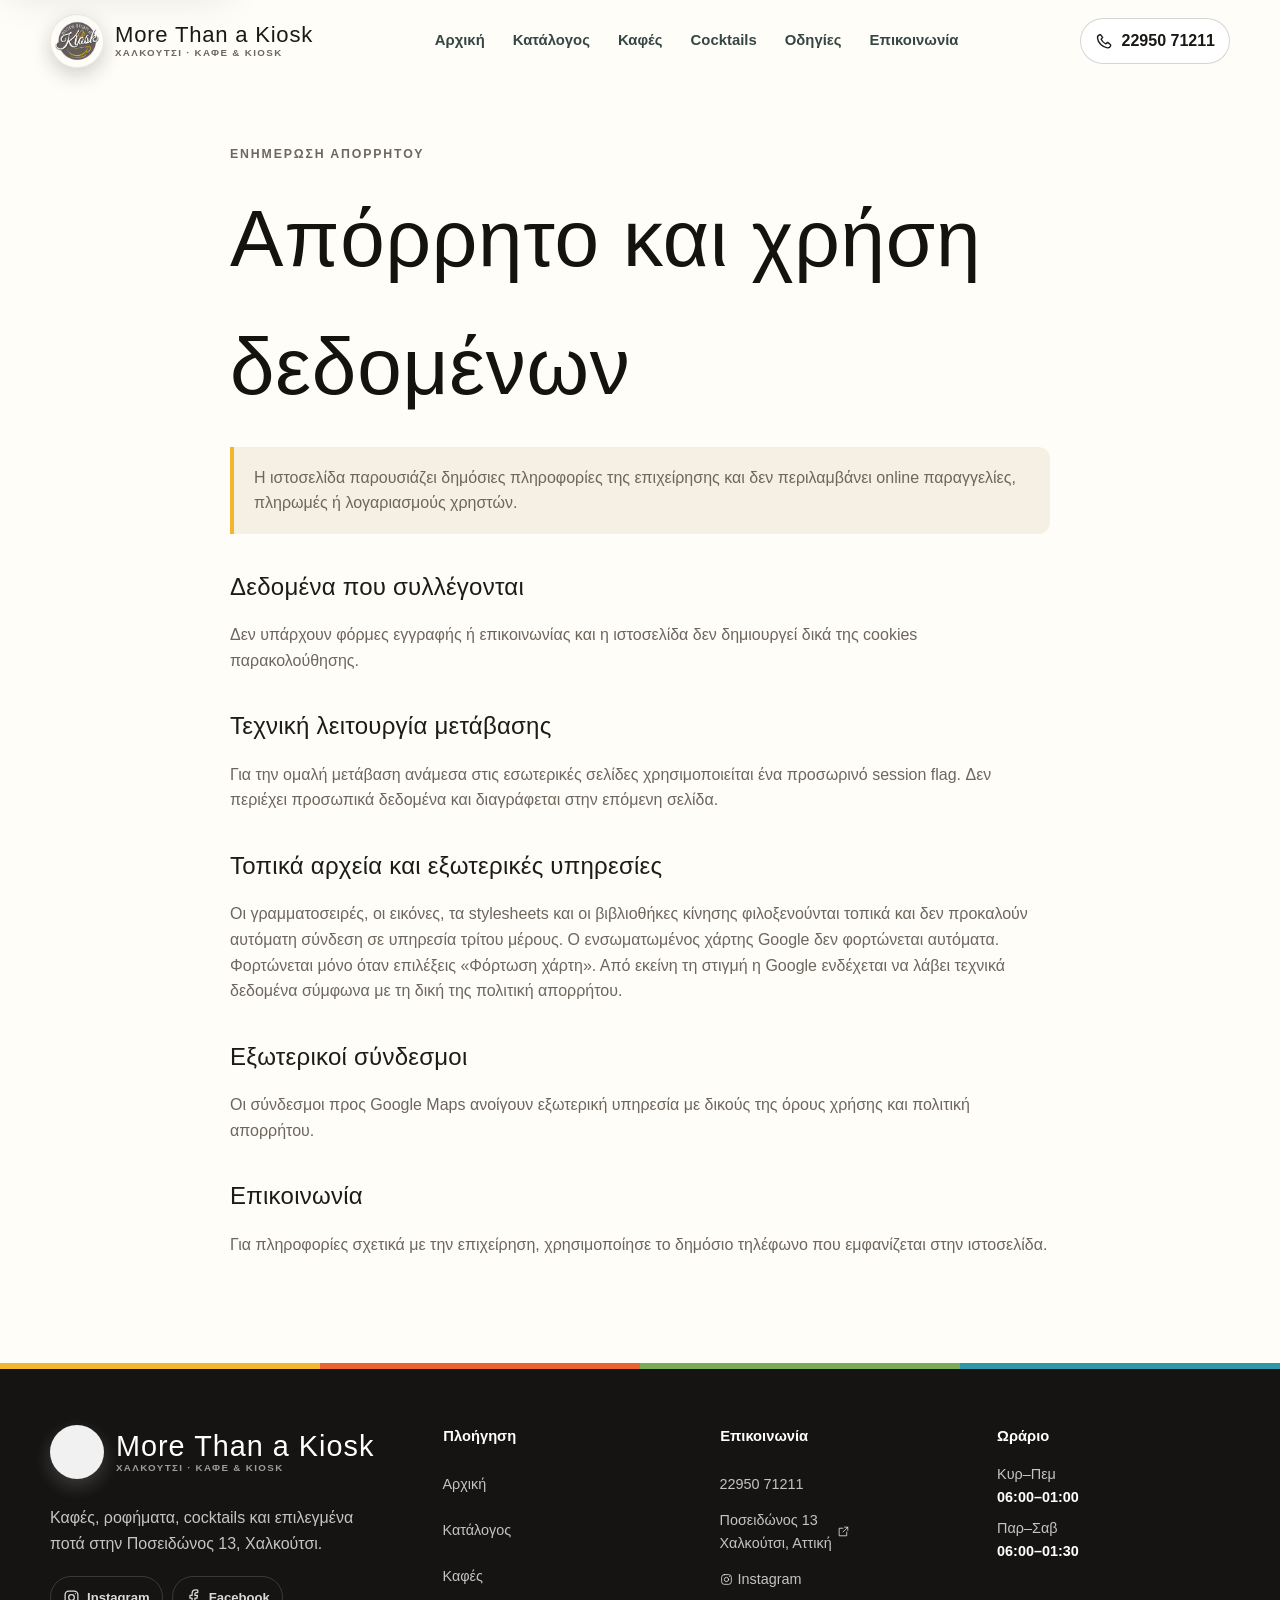
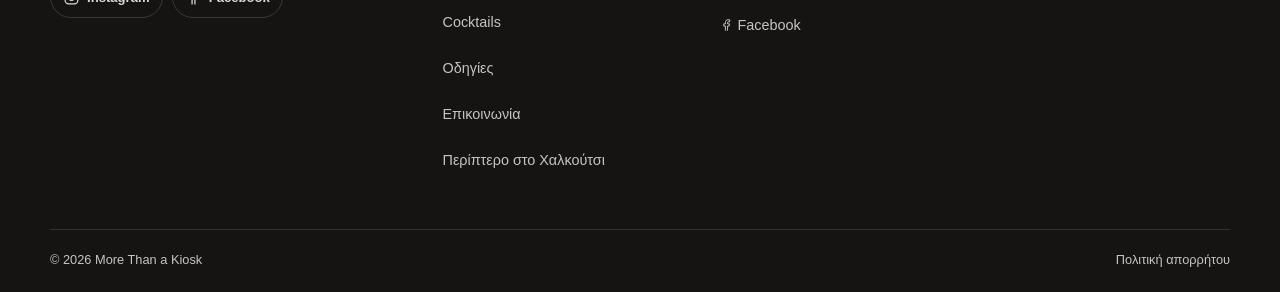
<file: privacy.html>
<!DOCTYPE html>

<html class="no-js" data-environment="production" lang="el">
<head>
<meta charset="utf-8"/><meta content="width=device-width, initial-scale=1, viewport-fit=cover" name="viewport"/><meta content="#151412" name="theme-color"/><meta content="strict-origin-when-cross-origin" name="referrer"/>
<script src="js/boot.js"></script><link href="assets/icons/favicon.png" rel="icon" sizes="96x96" type="image/png"/><link href="css/styles.css" rel="stylesheet"/><link href="css/responsive.css" rel="stylesheet"/>
<title>Πολιτική Απορρήτου | More Than a Kiosk</title><meta content="Πληροφορίες για το απόρρητο και τη χρήση δεδομένων στην ιστοσελίδα του More Than a Kiosk." name="description"/><meta content="noindex,follow" name="robots"/><meta content="More Than a Kiosk" name="author"/><meta content="GR-I" name="geo.region"/><meta content="Χαλκούτσι" name="geo.placename"/><meta content="38.3319277;23.7342694" name="geo.position"/><meta content="38.3319277, 23.7342694" name="ICBM"/><link href="https://morethanakiosk.com/privacy.html" rel="canonical"/><link href="https://morethanakiosk.com/privacy.html" hreflang="el-GR" rel="alternate"/><link href="https://morethanakiosk.com/privacy.html" hreflang="x-default" rel="alternate"/><link href="site.webmanifest" rel="manifest"/><link href="assets/icons/apple-touch-icon.png" rel="apple-touch-icon" sizes="180x180"/><meta content="website" property="og:type"/><meta content="el_GR" property="og:locale"/><meta content="More Than a Kiosk" property="og:site_name"/><meta content="Πολιτική Απορρήτου | More Than a Kiosk" property="og:title"/><meta content="Πληροφορίες για το απόρρητο και τη χρήση δεδομένων στην ιστοσελίδα του More Than a Kiosk." property="og:description"/><meta content="https://morethanakiosk.com/privacy.html" property="og:url"/><meta content="https://morethanakiosk.com/assets/images/brand/social-preview.jpg" property="og:image"/><meta content="https://morethanakiosk.com/assets/images/brand/social-preview.jpg" property="og:image:secure_url"/><meta content="image/jpeg" property="og:image:type"/><meta content="1200" property="og:image:width"/><meta content="630" property="og:image:height"/><meta content="More Than a Kiosk στο Χαλκούτσι" property="og:image:alt"/><meta content="summary_large_image" name="twitter:card"/><meta content="Πολιτική Απορρήτου | More Than a Kiosk" name="twitter:title"/><meta content="Πληροφορίες για το απόρρητο και τη χρήση δεδομένων στην ιστοσελίδα του More Than a Kiosk." name="twitter:description"/><meta content="https://morethanakiosk.com/assets/images/brand/social-preview.jpg" name="twitter:image"/><meta content="More Than a Kiosk στο Χαλκούτσι" name="twitter:image:alt"/><script type="application/ld+json">{"@context":"https://schema.org","@graph":[{"@type":["CafeOrCoffeeShop","ConvenienceStore"],"@id":"https://morethanakiosk.com/#business","name":"More Than a Kiosk","alternateName":["More Than Coffee","More Than a Kiosk, περίπτερο & καφέ"],"description":"Καφέ, cocktails, ποτά, αναψυκτικά, snacks και προϊόντα περιπτέρου στο Χαλκούτσι.","url":"https://morethanakiosk.com/","telephone":"+302295071211","logo":{"@type":"ImageObject","@id":"https://morethanakiosk.com/#logo","url":"https://morethanakiosk.com/assets/images/brand/more-than-kiosk-logo.png","contentUrl":"https://morethanakiosk.com/assets/images/brand/more-than-kiosk-logo.png","width":1000,"height":1000},"image":["https://morethanakiosk.com/assets/images/brand/social-preview.jpg","https://morethanakiosk.com/assets/images/licensed-stock/cafe-interior.jpg","https://morethanakiosk.com/assets/images/menu-stock/coffee-menu.webp","https://morethanakiosk.com/assets/images/menu-stock/cocktails-menu.webp"],"priceRange":"€–€€","currenciesAccepted":"EUR","address":{"@type":"PostalAddress","streetAddress":"Ποσειδώνος 13","addressLocality":"Χαλκούτσι","addressRegion":"Αττική","addressCountry":"GR"},"geo":{"@type":"GeoCoordinates","latitude":38.3319277,"longitude":23.7342694},"hasMap":"https://maps.app.goo.gl/wuxAspR66vvUeKUTA","hasMenu":"https://morethanakiosk.com/menu.html","servesCuisine":["Coffee","Cocktails","Snacks"],"areaServed":{"@type":"Place","name":"Χαλκούτσι, Αττική"},"sameAs":["https://maps.app.goo.gl/wuxAspR66vvUeKUTA","https://www.facebook.com/share/187zwPH4FL/?mibextid=wwXIfr","https://www.instagram.com/more_than_coffee_and_cocktail/"],"openingHoursSpecification":[{"@type":"OpeningHoursSpecification","dayOfWeek":["Monday","Tuesday","Wednesday","Thursday","Sunday"],"opens":"06:00","closes":"01:00"},{"@type":"OpeningHoursSpecification","dayOfWeek":["Friday","Saturday"],"opens":"06:00","closes":"01:30"}]},{"@type":"WebSite","@id":"https://morethanakiosk.com/#website","url":"https://morethanakiosk.com/","name":"More Than a Kiosk","alternateName":"More Than Coffee Χαλκούτσι","inLanguage":"el-GR","publisher":{"@id":"https://morethanakiosk.com/#business"}},{"@type":"BreadcrumbList","@id":"https://morethanakiosk.com/privacy.html#breadcrumb","itemListElement":[{"@type":"ListItem","position":1,"name":"Αρχική","item":"https://morethanakiosk.com/"},{"@type":"ListItem","position":2,"name":"Απόρρητο","item":"https://morethanakiosk.com/privacy.html"}]},{"@type":"WebPage","@id":"https://morethanakiosk.com/privacy.html#webpage","url":"https://morethanakiosk.com/privacy.html","name":"Πολιτική Απορρήτου | More Than a Kiosk","description":"Πληροφορίες για το απόρρητο και τη χρήση δεδομένων στην ιστοσελίδα του More Than a Kiosk.","isPartOf":{"@id":"https://morethanakiosk.com/#website"},"about":{"@id":"https://morethanakiosk.com/#business"},"inLanguage":"el-GR","primaryImageOfPage":{"@type":"ImageObject","url":"https://morethanakiosk.com/assets/images/brand/social-preview.jpg","width":1200,"height":630},"breadcrumb":{"@id":"https://morethanakiosk.com/privacy.html#breadcrumb"}}]}</script><link href="assets/vendor/aos/aos.css" rel="stylesheet"/><link href="css/coffee-motion.css" rel="stylesheet"/><link href="https://www.instagram.com/more_than_coffee_and_cocktail/" rel="me"/><link href="https://www.facebook.com/share/187zwPH4FL/?mibextid=wwXIfr" rel="me"/></head>
<body class="page-loading" data-page="privacy">
<noscript><nav class="noscript-nav" aria-label="Βασική πλοήγηση"><a href="index.html">Αρχική</a><a href="menu.html">Κατάλογος</a><a href="directions.html">Οδηγίες</a><a href="contact.html">Επικοινωνία</a><a href="privacy.html">Απόρρητο</a></nav></noscript>
<div aria-hidden="true" class="page-loader" data-page-loader="" role="presentation"><div class="page-loader-inner kiosk-loader-inner"><img alt="" class="loader-logo" height="1000" src="assets/images/brand/more-than-kiosk-logo.webp" width="1000"/><span class="brand-wordmark">More Than a Kiosk <small>Χαλκούτσι · Καφέ &amp; Kiosk</small></span><span class="page-loader-label">Φόρτωση</span><span class="page-loader-track"><span></span></span></div></div>
<a class="skip-link" href="#mainContent">Μετάβαση στο περιεχόμενο</a><div data-shared-banner=""></div><div data-shared-header=""></div><div data-shared-drawer=""></div>
<main id="mainContent"><div class="document-shell"><p class="eyebrow">Ενημέρωση απορρήτου</p><h1>Απόρρητο και χρήση δεδομένων</h1><p class="notice">Η ιστοσελίδα παρουσιάζει δημόσιες πληροφορίες της επιχείρησης και δεν περιλαμβάνει online παραγγελίες, πληρωμές ή λογαριασμούς χρηστών.</p>
<h2>Δεδομένα που συλλέγονται</h2><p>Δεν υπάρχουν φόρμες εγγραφής ή επικοινωνίας και η ιστοσελίδα δεν δημιουργεί δικά της cookies παρακολούθησης.</p>
<h2>Τεχνική λειτουργία μετάβασης</h2><p>Για την ομαλή μετάβαση ανάμεσα στις εσωτερικές σελίδες χρησιμοποιείται ένα προσωρινό session flag. Δεν περιέχει προσωπικά δεδομένα και διαγράφεται στην επόμενη σελίδα.</p>
<h2>Τοπικά αρχεία και εξωτερικές υπηρεσίες</h2><p>Οι γραμματοσειρές, οι εικόνες, τα stylesheets και οι βιβλιοθήκες κίνησης φιλοξενούνται τοπικά και δεν προκαλούν αυτόματη σύνδεση σε υπηρεσία τρίτου μέρους. Ο ενσωματωμένος χάρτης Google δεν φορτώνεται αυτόματα. Φορτώνεται μόνο όταν επιλέξεις «Φόρτωση χάρτη». Από εκείνη τη στιγμή η Google ενδέχεται να λάβει τεχνικά δεδομένα σύμφωνα με τη δική της πολιτική απορρήτου.</p>
<h2>Εξωτερικοί σύνδεσμοι</h2><p>Οι σύνδεσμοι προς Google Maps ανοίγουν εξωτερική υπηρεσία με δικούς της όρους χρήσης και πολιτική απορρήτου.</p>
<h2>Επικοινωνία</h2><p>Για πληροφορίες σχετικά με την επιχείρηση, χρησιμοποίησε το δημόσιο τηλέφωνο που εμφανίζεται στην ιστοσελίδα.</p>
</div></main>
<div data-shared-footer=""></div><div data-shared-bottom-nav=""></div><script src="js/icons.js"></script><script src="js/layout.js"></script><script src="js/app.js"></script>
<script src="assets/vendor/aos/aos.js"></script><script src="assets/vendor/anime/anime.min.js"></script><script src="js/coffee-motion.js"></script></body>
</html>
</file>
<file: css/styles.css>
:root {
  --teal-950: #0b2929;
  --teal-900: #123a39;
  --teal-700: #2f6762;
  --teal-100: #dfeae6;
  --cream: #f8f3ea;
  --paper: #fffdf9;
  --ink: #182322;
  --muted: #63706e;
  --line: rgba(18, 58, 57, 0.14);
  --accent: #c98556;
  --accent-dark: #87502f;
  --danger: #a34242;
  --radius-sm: 12px;
  --radius-md: 18px;
  --radius-lg: 26px;
  --shadow-soft: 0 12px 34px rgba(14, 42, 41, 0.09);
  --shadow-raised: 0 22px 60px rgba(14, 42, 41, 0.17);
  --container: min(1180px, calc(100% - 40px));
  --header-height: 76px;
  --mobile-bottom-nav-clearance: 0px;
  --mobile-nav-content-gap: 16px;
  --font-display: "Cormorant Garamond", "Iowan Old Style", Georgia, serif;
  --font-body: "Inter", "Segoe UI", Arial, sans-serif;
  --dusk: #a8542f;
}

* { box-sizing: border-box; }
html { scroll-behavior: smooth; scroll-padding-top: 110px; overflow-x: clip; }
.noscript-nav { display: flex; flex-wrap: wrap; justify-content: center; gap: .5rem 1rem; padding: 1rem; color: #fff; background: #151412; }
.noscript-nav a { color: inherit; font-weight: 700; }
body {
  margin: 0;
  color: var(--ink);
  background: var(--paper);
  font-family: var(--font-body);
  line-height: 1.6;
  -webkit-font-smoothing: antialiased;
  overflow-x: clip;
}
body.no-scroll { overflow: hidden; }
img { display: block; max-width: 100%; }
a { color: inherit; text-decoration: none; }
button, input, select, textarea { font: inherit; }
button, a, input, select { -webkit-tap-highlight-color: transparent; }
button { color: inherit; }
.container { width: var(--container); margin-inline: auto; }
.sr-only { position: absolute; width: 1px; height: 1px; padding: 0; margin: -1px; overflow: hidden; clip: rect(0, 0, 0, 0); white-space: nowrap; border: 0; }
.skip-link { position: fixed; z-index: 5000; top: 8px; left: 8px; transform: translateY(-150%); padding: 10px 14px; background: var(--paper); border-radius: 10px; box-shadow: var(--shadow-soft); }
.skip-link:focus { transform: none; }

:focus-visible { outline: 3px solid #70402c; outline-offset: 3px; }
.hero :focus-visible,
.menu-page-hero :focus-visible,
.site-footer :focus-visible,
.demo-banner :focus-visible { outline-color: #ffd2a8; }
.svg-icon { display: inline-flex; width: 1.15em; height: 1.15em; flex: 0 0 auto; }
.svg-icon svg { width: 100%; height: 100%; fill: none; stroke: currentColor; stroke-width: 1.8; stroke-linecap: round; stroke-linejoin: round; }

.demo-banner { background: var(--teal-950); color: rgba(255,255,255,.88); font-size: .82rem; }
.demo-banner .container { min-height: 36px; display: flex; align-items: center; justify-content: center; gap: 12px; text-align: center; }
.demo-banner strong { color: #fff; text-transform: uppercase; letter-spacing: .08em; font-size: .72rem; }

.site-header { position: sticky; top: 0; z-index: 900; background: rgba(255,253,249,.91); border-bottom: 1px solid transparent; backdrop-filter: blur(16px); transition: border-color .25s ease, box-shadow .25s ease, background .25s ease; }
.site-header.scrolled { border-color: var(--line); box-shadow: 0 8px 30px rgba(10,35,34,.08); background: rgba(255,253,249,.97); }
.header-row { min-height: var(--header-height); display: flex; align-items: center; gap: 30px; }
.brand { display: inline-flex; flex: 0 0 auto; }
.brand img { width: 174px; height: auto; }
.desktop-nav { margin-left: auto; display: flex; align-items: center; gap: 28px; font-size: .93rem; }
.desktop-nav a { position: relative; padding: 8px 0; color: #344745; font-weight: 650; }
.desktop-nav a::after { content: ""; position: absolute; left: 0; right: 100%; bottom: 2px; height: 2px; background: var(--accent); transition: right .2s ease; }
.desktop-nav a:hover::after, .desktop-nav a.active::after { right: 0; }
.desktop-nav a.active { color: var(--teal-900); }
.header-actions { margin-left: auto; display: flex; align-items: center; gap: 10px; }
.header-phone { min-height: 44px; display: inline-flex; align-items: center; gap: 8px; padding: 9px 14px; border: 1px solid var(--line); border-radius: 999px; color: var(--teal-900); font-weight: 750; }
.menu-toggle, .icon-button { min-width: 44px; min-height: 44px; display: inline-grid; place-items: center; border: 1px solid var(--line); border-radius: 50%; background: var(--paper); cursor: pointer; transition: transform .2s ease, background .2s ease; }
.menu-toggle:hover, .icon-button:hover { transform: translateY(-1px); background: var(--cream); }
.menu-toggle { display: none; }

.primary-button, .secondary-button, .text-button {
  min-height: 46px; display: inline-flex; align-items: center; justify-content: center; gap: 9px; border-radius: 999px; padding: 10px 18px; font-weight: 760; cursor: pointer; transition: transform .2s ease, box-shadow .2s ease, background .2s ease;
}
.primary-button { color: #fff; background: var(--teal-900); border: 1px solid var(--teal-900); box-shadow: 0 9px 20px rgba(18,58,57,.18); }
.primary-button:hover { transform: translateY(-2px); background: var(--teal-950); box-shadow: 0 13px 28px rgba(18,58,57,.22); }
.secondary-button { color: var(--teal-900); background: rgba(255,255,255,.88); border: 1px solid var(--line); }
.secondary-button:hover { transform: translateY(-2px); border-color: rgba(18,58,57,.32); }
.text-button { min-height: 42px; padding: 8px 12px; border: 0; background: transparent; color: var(--teal-700); }

.mobile-menu { position: fixed; inset: 0; z-index: 2100; display: grid; overflow: hidden; visibility: hidden; pointer-events: none; }
.mobile-menu.open { visibility: visible; pointer-events: auto; }
.dialog-backdrop { position: absolute; inset: 0; border: 0; background: rgba(5,25,25,.66); opacity: 0; transition: opacity .25s ease; cursor: pointer; }
.open > .dialog-backdrop { opacity: 1; }
.mobile-menu-panel { position: relative; margin-left: auto; width: min(420px, 92vw); height: 100%; background: var(--paper); padding: 24px; transform: translateX(104%); transition: transform .28s ease; overflow-y: auto; box-shadow: var(--shadow-raised); }
.mobile-menu.open .mobile-menu-panel { transform: translateX(0); }
.mobile-menu-head { display: flex; align-items: center; justify-content: space-between; gap: 20px; padding-bottom: 22px; border-bottom: 1px solid var(--line); }
.mobile-menu-head h2 { margin: 2px 0 0; font-family: var(--font-display); font-weight: 600; font-size: 2rem; }
.mobile-menu-links { display: grid; padding: 18px 0; }
.mobile-menu-links a { min-height: 52px; display: flex; align-items: center; padding: 10px 4px; border-bottom: 1px solid var(--line); font-weight: 720; font-size: 1.05rem; }
.mobile-menu-links a.active { color: var(--accent-dark); }
.mobile-menu-actions { display: grid; gap: 10px; margin-top: 12px; }

.hero { position: relative; min-height: clamp(620px, 82svh, 820px); display: grid; align-items: end; overflow: hidden; isolation: isolate; background: var(--teal-950); }
.hero-media, .hero-media::after { position: absolute; inset: 0; }
.hero-media img { width: 100%; height: 100%; object-fit: cover; object-position: center 55%; }
.hero-media::after { content: ""; background: linear-gradient(90deg, rgba(7,31,32,.86) 0%, rgba(7,31,32,.55) 52%, rgba(7,31,32,.2) 100%), linear-gradient(0deg, rgba(7,31,32,.74), transparent 55%); }
.hero-content { position: relative; z-index: 1; color: #fff; padding: 128px 0 78px; }
.eyebrow { margin: 0 0 10px; color: var(--accent); font-size: .77rem; font-weight: 850; letter-spacing: .12em; text-transform: uppercase; }
.hero .eyebrow { color: #f5b98a; }
.hero h1 { margin: 0; max-width: 780px; font-family: var(--font-display); font-weight: 600; font-size: clamp(4.2rem, 9vw, 8.4rem); line-height: .86; letter-spacing: -.055em; }
.hero h1 span { display: block; margin-bottom: 14px; font-family: var(--font-body); font-size: clamp(1rem, 2vw, 1.35rem); line-height: 1.2; letter-spacing: .16em; text-transform: uppercase; font-weight: 650; }
.hero-copy { max-width: 650px; margin: 28px 0 0; color: rgba(255,255,255,.86); font-size: clamp(1rem, 1.6vw, 1.14rem); }
.hero-actions { display: flex; flex-wrap: wrap; gap: 11px; margin-top: 30px; }
.hero .secondary-button { color: #fff; background: rgba(255,255,255,.1); border-color: rgba(255,255,255,.26); backdrop-filter: blur(8px); }
.hero-meta { display: flex; flex-wrap: wrap; gap: 9px; margin-top: 28px; }
.meta-pill { display: inline-flex; align-items: center; gap: 8px; padding: 8px 12px; border: 1px solid rgba(255,255,255,.22); border-radius: 999px; background: rgba(255,255,255,.08); font-size: .82rem; color: rgba(255,255,255,.88); }

.quick-info { position: relative; z-index: 4; margin-top: -34px; }
.quick-grid { display: grid; grid-template-columns: repeat(3, 1fr); overflow: hidden; border: 1px solid var(--line); border-radius: var(--radius-lg); background: var(--paper); box-shadow: var(--shadow-soft); }
.quick-card { min-height: 118px; display: flex; flex-direction: column; justify-content: center; padding: 24px 28px; border-right: 1px solid var(--line); }
.quick-card:last-child { border-right: 0; }
.quick-card small { color: var(--muted); font-size: .78rem; text-transform: uppercase; letter-spacing: .08em; font-weight: 750; }
.quick-card strong, .quick-card a { margin-top: 5px; color: var(--teal-900); font-size: 1.03rem; font-weight: 780; }
.quick-card a { min-height: 44px; display: inline-flex; align-items: center; align-self: flex-start; }

.section { padding: 94px 0; }
.section-alt { background: var(--cream); }
.section-head { display: flex; align-items: end; justify-content: space-between; gap: 28px; margin-bottom: 34px; }
.section-title { margin: 0; max-width: 760px; font-family: var(--font-display); font-weight: 600; font-size: clamp(2.35rem, 5vw, 4.6rem); line-height: 1.04; letter-spacing: -.035em; color: var(--teal-950); }
.section-copy { max-width: 660px; margin: 16px 0 0; color: var(--muted); font-size: 1.04rem; }
.story-grid > *, .info-grid > * { min-width: 0; }
.story-grid { display: grid; grid-template-columns: minmax(0, 1.08fr) minmax(0, .92fr); align-items: center; gap: 72px; }
.story-card { position: relative; width: 100%; }
.story-card img { width: 100%; aspect-ratio: 4/3; object-fit: cover; border-radius: var(--radius-lg); box-shadow: var(--shadow-raised); }
.story-badge { position: absolute; left: 24px; right: 24px; bottom: 24px; padding: 18px 20px; border-radius: var(--radius-md); background: rgba(255,253,249,.92); backdrop-filter: blur(14px); box-shadow: var(--shadow-soft); }
.story-badge strong { display: block; color: var(--teal-900); }
.story-badge span { display: block; margin-top: 4px; color: var(--muted); font-size: .9rem; }
.story-points { display: grid; grid-template-columns: repeat(2, 1fr); gap: 12px; margin: 26px 0 30px; }
.story-point { padding: 18px; border: 1px solid var(--line); border-radius: var(--radius-md); background: var(--paper); }
.story-point strong { display: block; color: var(--teal-900); }
.story-point span { display: block; margin-top: 4px; color: var(--muted); font-size: .9rem; }

.featured-grid, .product-grid { display: grid; grid-template-columns: repeat(3, minmax(0, 1fr)); gap: 22px; }
.product-card { min-width: 0; }
.product-card-button { width: 100%; height: 100%; display: flex; flex-direction: column; padding: 0; overflow: hidden; text-align: left; border: 1px solid var(--line); border-radius: var(--radius-md); background: var(--paper); cursor: pointer; box-shadow: 0 8px 26px rgba(14,42,41,.05); transition: transform .24s ease, box-shadow .24s ease, border-color .24s ease; }
.product-card-button:hover { transform: translateY(-5px); box-shadow: var(--shadow-soft); border-color: rgba(18,58,57,.25); }
.product-card-static { cursor: default; }
.product-card-static:hover { transform: none; box-shadow: 0 8px 26px rgba(14,42,41,.05); border-color: var(--line); }
.product-card-static:hover .product-card-media img { transform: none; }
.product-card-media { position: relative; display: block; aspect-ratio: 4/3; overflow: hidden; background: var(--teal-100); }
.product-card-media img { width: 100%; height: 100%; object-fit: cover; transition: transform .45s ease; }
.product-card-button:hover .product-card-media img { transform: scale(1.035); }
.product-badge { position: absolute; top: 14px; left: 14px; padding: 6px 10px; border-radius: 999px; background: rgba(255,253,249,.94); color: var(--teal-900); font-size: .72rem; font-weight: 820; box-shadow: 0 5px 16px rgba(10,35,34,.1); }
.product-card-body { display: flex; flex: 1; flex-direction: column; padding: 18px 18px 16px; }
.product-category { color: var(--accent-dark); font-size: .72rem; font-weight: 850; letter-spacing: .08em; text-transform: uppercase; }
.product-name { display: block; margin-top: 6px; color: var(--teal-950); font-family: var(--font-display); font-size: 1.38rem; line-height: 1.15; font-weight: 700; }
.product-description { display: -webkit-box; margin-top: 9px; overflow: hidden; color: var(--muted); font-size: .92rem; line-height: 1.48; -webkit-box-orient: vertical; -webkit-line-clamp: 2; min-height: 2.74em; }
.product-card-footer { display: flex; align-items: center; justify-content: space-between; gap: 14px; margin-top: 18px; padding-top: 14px; border-top: 1px solid var(--line); }
.product-price { color: var(--teal-900); font-size: 1.08rem; white-space: nowrap; }
.product-detail-link { display: inline-flex; align-items: center; gap: 5px; color: var(--teal-700); font-size: .79rem; font-weight: 760; }
.product-detail-link .svg-icon { transition: transform .2s ease; }
.product-static-note { color: var(--muted); font-size: .74rem; font-weight: 700; text-align: right; }
.product-card-button:hover .product-detail-link .svg-icon { transform: translateX(3px); }
.featured-cta { margin-top: 30px; display: flex; justify-content: center; }

.menu-page-hero { padding: 80px 0 52px; background: linear-gradient(135deg, var(--teal-950), var(--teal-700)); color: #fff; }
.menu-page-hero .section-title { color: #fff; }
.menu-page-hero .section-copy { color: rgba(255,255,255,.78); }
.catalog-section { padding-top: 0; }
.catalog-toolbar { position: sticky; top: var(--header-height); z-index: 80; padding: 16px 0; background: rgba(248,243,234,.96); border-bottom: 1px solid var(--line); backdrop-filter: blur(14px); }
.category-scroll { position: relative; }
.category-scroll::after { content: ""; position: absolute; top: 0; right: 0; width: 46px; height: 100%; pointer-events: none; background: linear-gradient(90deg, transparent, var(--cream)); }
.category-strip { display: flex; gap: 9px; overflow-x: auto; padding: 2px 34px 10px 2px; scrollbar-width: thin; scroll-snap-type: x proximity; }
.category-button { min-height: 42px; flex: 0 0 auto; display: inline-flex; align-items: center; gap: 7px; padding: 8px 13px; border: 1px solid var(--line); border-radius: 999px; background: var(--paper); color: #40504e; cursor: pointer; font-weight: 720; font-size: .86rem; scroll-snap-align: start; }
.category-button[aria-pressed="true"] { color: #fff; background: var(--teal-900); border-color: var(--teal-900); box-shadow: 0 7px 18px rgba(18,58,57,.16); }
.filter-panel { display: grid; grid-template-columns: minmax(230px, 1fr) 190px repeat(3, auto) auto; gap: 9px; align-items: center; margin-top: 10px; }
.search-field { position: relative; }
.search-field .svg-icon { position: absolute; right: 14px; top: 50%; transform: translateY(-50%); color: var(--muted); pointer-events: none; }
.filter-panel input[type="search"], .filter-panel select { width: 100%; min-height: 44px; border: 1px solid var(--line); border-radius: 999px; background: var(--paper); color: var(--ink); padding: 9px 42px 9px 14px; }
.filter-panel select { padding-right: 34px; }
.check-pill { min-height: 42px; display: inline-flex; align-items: center; gap: 7px; padding: 8px 12px; border: 1px solid var(--line); border-radius: 999px; background: var(--paper); white-space: nowrap; font-size: .82rem; font-weight: 700; }
.check-pill input { accent-color: var(--teal-700); width: 17px; height: 17px; }
.clear-button { min-height: 42px; padding: 8px 12px; border: 0; border-radius: 999px; background: transparent; color: var(--teal-700); cursor: pointer; font-weight: 750; }
.catalog-content { padding-top: 34px; }
.catalog-summary { display: flex; align-items: center; justify-content: space-between; gap: 20px; margin-bottom: 24px; }
.catalog-disclaimer { max-width: 760px; display: flex; align-items: flex-start; gap: 9px; color: var(--muted); font-size: .88rem; }
.catalog-disclaimer .svg-icon { color: var(--accent-dark); margin-top: 2px; }
.result-count { color: var(--teal-900); font-size: .88rem; font-weight: 800; white-space: nowrap; }
.load-more-wrap { display: flex; justify-content: center; margin-top: 30px; }
.load-more-wrap [hidden] { display: none; }
.empty-state { grid-column: 1/-1; min-height: 280px; display: grid; place-items: center; align-content: center; gap: 8px; border: 1px dashed rgba(18,58,57,.25); border-radius: var(--radius-md); background: var(--paper); text-align: center; color: var(--muted); }
.empty-state .svg-icon { width: 34px; height: 34px; color: var(--teal-700); }
.empty-state h3, .empty-state p { margin: 0; }

.modal, .lightbox { position: fixed; inset: 0; z-index: 2400; display: grid; place-items: center; padding: 24px; visibility: hidden; pointer-events: none; }
.modal.open, .lightbox.open { visibility: visible; pointer-events: auto; }
.product-dialog { position: relative; width: min(980px, 100%); max-height: min(760px, 92vh); overflow: auto; border-radius: var(--radius-lg); background: var(--paper); box-shadow: var(--shadow-raised); transform: translateY(20px) scale(.98); opacity: 0; transition: transform .24s ease, opacity .24s ease; }
.modal.open .product-dialog { transform: none; opacity: 1; }
.modal-close { position: absolute; top: 14px; right: 14px; z-index: 2; background: rgba(255,253,249,.92); }
.product-dialog-grid { display: grid; grid-template-columns: minmax(0, 1.05fr) minmax(0, .95fr); }
.product-dialog-media { min-height: 520px; background: var(--teal-100); }
.product-dialog-media img { width: 100%; height: 100%; min-height: 520px; object-fit: cover; }
.product-dialog-content { padding: 52px 42px 38px; }
.product-dialog-content h2 { margin: 0; font-family: var(--font-display); font-size: clamp(2.2rem, 4vw, 3.7rem); line-height: 1.02; color: var(--teal-950); }
.modal-price { margin: 14px 0 0; color: var(--teal-900); font-size: 1.3rem; font-weight: 850; }
.modal-description { margin: 18px 0 0; color: var(--muted); font-size: 1rem; }
.modal-meta { display: grid; grid-template-columns: 1fr 1fr; gap: 24px; margin-top: 28px; padding-top: 24px; border-top: 1px solid var(--line); }
.modal-meta h3 { margin: 0 0 10px; color: var(--teal-900); font-size: .9rem; text-transform: uppercase; letter-spacing: .07em; }
.modal-meta ul { margin: 0; padding-left: 19px; color: var(--muted); font-size: .9rem; }

.gallery-grid { display: grid; grid-template-columns: repeat(12, 1fr); grid-auto-rows: 220px; gap: 12px; }
.gallery-item { position: relative; overflow: hidden; padding: 0; border: 0; border-radius: var(--radius-md); background: var(--teal-100); cursor: zoom-in; }
.gallery-item img { width: 100%; height: 100%; object-fit: cover; transition: transform .45s ease, filter .45s ease; }
.gallery-item:hover img { transform: scale(1.045); filter: saturate(1.05); }
.gallery-item:nth-child(1) { grid-column: span 7; grid-row: span 2; }
.gallery-item:nth-child(2) { grid-column: span 5; }
.gallery-item:nth-child(3) { grid-column: span 5; }
.gallery-item:nth-child(4), .gallery-item:nth-child(5), .gallery-item:nth-child(6) { grid-column: span 4; }
.lightbox-dialog { position: relative; max-width: min(1100px, 96vw); max-height: 92vh; margin: 0; padding: 12px; border-radius: var(--radius-lg); background: var(--paper); box-shadow: var(--shadow-raised); transform: scale(.97); opacity: 0; transition: transform .24s ease, opacity .24s ease; }
.lightbox.open .lightbox-dialog { transform: none; opacity: 1; }
.lightbox-dialog img { max-width: 100%; max-height: 78vh; border-radius: var(--radius-md); object-fit: contain; }
.lightbox-dialog figcaption { padding: 10px 6px 2px; color: var(--muted); text-align: center; }
.lightbox-close { position: absolute; top: 20px; right: 20px; z-index: 2; background: rgba(255,253,249,.92); }

.info-grid { display: grid; grid-template-columns: minmax(0, .8fr) minmax(0, 1.2fr); gap: 24px; align-items: stretch; }
.info-card, .map-card { overflow: hidden; border: 1px solid var(--line); border-radius: var(--radius-lg); background: var(--paper); box-shadow: var(--shadow-soft); }
.info-card { padding: 32px; }
.info-card h2 { margin: 0; font-family: var(--font-display); font-weight: 600; font-size: 2.5rem; color: var(--teal-950); }
.contact-list { display: grid; gap: 0; margin-top: 22px; }
.contact-row { display: grid; grid-template-columns: 42px 1fr; gap: 12px; align-items: start; padding: 16px 0; border-bottom: 1px solid var(--line); }
.contact-row:last-child { border-bottom: 0; }
.contact-icon { width: 42px; height: 42px; display: grid; place-items: center; border-radius: 50%; background: var(--teal-100); color: var(--teal-900); }
.contact-row strong { display: block; color: var(--teal-900); }
.contact-row span:not(.svg-icon), .contact-row p { margin: 3px 0 0; color: var(--muted); font-size: .92rem; }
.social-links { display: flex; flex-wrap: wrap; gap: 9px; margin-top: 22px; }
.map-card { min-height: 520px; display: flex; flex-direction: column; }
.map-card iframe,
.map-consent iframe { width: 100%; flex: 1; min-height: 430px; border: 0; }
.map-consent { min-height: 430px; flex: 1; display: grid; place-items: center; padding: 32px; background: linear-gradient(145deg, var(--teal-100), var(--cream)); }
.map-consent-content { max-width: 470px; text-align: center; }
.map-consent-icon { width: 64px; height: 64px; display: grid; place-items: center; margin: 0 auto 18px; border-radius: 50%; background: var(--paper); color: var(--teal-900); box-shadow: var(--shadow-soft); }
.map-consent-icon .svg-icon { width: 28px; height: 28px; }
.map-consent h3 { margin: 0; color: var(--teal-950); font-family: var(--font-display); font-weight: 600; font-size: 2rem; }
.map-consent p:not(.eyebrow) { margin: 12px auto 22px; color: var(--muted); }
.map-consent.is-loaded { display: flex; padding: 0; background: var(--teal-100); }
.map-consent.is-loaded iframe { width: 100%; min-height: 430px; }
.map-footer { display: flex; align-items: center; justify-content: space-between; gap: 16px; padding: 18px 20px; }
.map-footer p { margin: 0; color: var(--muted); font-size: .9rem; }

.site-footer { padding: 62px 0 22px; background: var(--teal-950); color: rgba(255,255,255,.75); }
.footer-grid { display: grid; grid-template-columns: 1.5fr repeat(3, 1fr); gap: 44px; }
.footer-brand img { width: 185px; filter: brightness(0) invert(1); opacity: .94; }
.footer-brand p { max-width: 330px; margin: 18px 0 0; }
.footer-column h3 { margin: 0 0 14px; color: #fff; font-size: .92rem; }
.footer-column a, .footer-column p { display: block; margin: 8px 0; font-size: .9rem; }
.footer-column a { min-height: 44px; display: flex; align-items: center; gap: 5px; margin-block: 2px; }
.footer-column a { transition: color .2s ease; }
.footer-column a:hover { color: #fff; }
.footer-column .svg-icon { width: .9em; height: .9em; }
.footer-bottom { display: flex; justify-content: space-between; gap: 20px; margin-top: 44px; padding-top: 20px; border-top: 1px solid rgba(255,255,255,.12); font-size: .8rem; }

.mobile-bottom-nav { display: none; }

.privacy-hero, .not-found { padding: 80px 0; background: var(--cream); }
.document-shell { width: min(820px, calc(100% - 40px)); margin: 0 auto; padding: 62px 0 90px; }
.document-shell h1 { margin: 0; font-family: var(--font-display); font-weight: 600; font-size: clamp(2.7rem, 7vw, 5rem); color: var(--teal-950); }
.document-shell h2 { margin: 34px 0 8px; color: var(--teal-900); }
.document-shell p, .document-shell li { color: var(--muted); }
.document-shell .notice { padding: 18px 20px; border-left: 4px solid var(--accent); border-radius: 0 var(--radius-sm) var(--radius-sm) 0; background: var(--cream); }
.not-found { min-height: 70svh; display: grid; place-items: center; text-align: center; }
.not-found .section-title { margin-inline: auto; }
.not-found p { max-width: 540px; margin: 16px auto 28px; color: var(--muted); }

/* Decorative divider retained from the original component system. */
.grain-divider {
  height: 30px; margin: 0; background-color: var(--accent); opacity: .55;
  -webkit-mask-image: url("../assets/icons/grain-wave.svg"); mask-image: url("../assets/icons/grain-wave.svg");
  -webkit-mask-repeat: repeat-x; mask-repeat: repeat-x;
  -webkit-mask-position: center; mask-position: center;
  -webkit-mask-size: 120px auto; mask-size: 120px auto;
}
.grain-divider.on-dark { background-color: rgba(255,255,255,.55); }
@media (prefers-reduced-motion: no-preference) {
  .grain-divider { transition: opacity .4s ease; }
}

.reveal { opacity: 0; transform: translateY(18px); transition: opacity .55s ease, transform .55s ease; }
.reveal.visible { opacity: 1; transform: none; }

/* Page loading and navigation transitions */
.page-loader {
  position: fixed;
  inset: 0;
  z-index: 6000;
  display: grid;
  place-items: center;
  padding: 24px;
  background:
    radial-gradient(circle at 50% 38%, rgba(201,133,86,.13), transparent 32%),
    var(--paper);
  opacity: 0;
  visibility: hidden;
  pointer-events: none;
  transition: opacity .34s cubic-bezier(.22, 1, .36, 1), visibility 0s linear .34s;
}
.page-loader-inner {
  width: min(310px, 78vw);
  display: grid;
  justify-items: center;
  gap: 18px;
  transform: translateY(0);
  transition: transform .34s cubic-bezier(.22, 1, .36, 1), opacity .26s ease;
}
.page-loader img { width: min(220px, 64vw); height: auto; }
.page-loader-label {
  color: var(--teal-700);
  font-size: .78rem;
  font-weight: 780;
  letter-spacing: .09em;
  text-transform: uppercase;
}
.page-loader-track {
  position: relative;
  width: 100%;
  height: 3px;
  overflow: hidden;
  border-radius: 999px;
  background: var(--teal-100);
}
.page-loader-track span {
  position: absolute;
  inset: 0 auto 0 0;
  width: 42%;
  border-radius: inherit;
  background: linear-gradient(90deg, var(--teal-700), var(--accent));
  animation: loaderSweep 1.05s cubic-bezier(.65, 0, .35, 1) infinite;
}
.js body.page-loading .page-loader,
.js body.page-leaving .page-loader {
  opacity: 1;
  visibility: visible;
  pointer-events: auto;
  transition-delay: 0s;
}
.js body.page-ready .page-loader {
  opacity: 0;
  visibility: hidden;
  pointer-events: none;
  transition-delay: 0s, .34s;
}
.js body.page-ready .page-loader-inner { transform: translateY(-8px); opacity: 0; }
.js body.page-leaving .page-loader-inner { transform: none; opacity: 1; }
.js body.page-leaving main,
.js body.page-leaving [data-shared-footer] {
  opacity: 0;
  transform: translateY(-8px);
  transition: opacity .24s ease, transform .3s cubic-bezier(.4, 0, .2, 1);
}
.js body.page-ready main,
.js body.page-ready [data-shared-footer] {
  animation: pageEnter .52s cubic-bezier(.22, 1, .36, 1);
}
.mobile-bottom-nav-spacer { display: none; }


/* Progressive enhancement and release safeguards */
.js-fallback .page-loader { opacity: 0 !important; visibility: hidden !important; pointer-events: none !important; transition: none !important; }
.no-js .reveal,
.js-fallback .reveal { opacity: 1; transform: none; }
.no-js .catalog-toolbar,
.js-fallback .catalog-toolbar { display: none; }
.noscript-header { position: sticky; top: 0; z-index: 950; border-bottom: 1px solid var(--line); background: var(--paper); }
.noscript-header-row { min-height: 72px; display: flex; align-items: center; gap: 20px; }
.noscript-brand { color: var(--teal-950); font-family: var(--font-display); font-size: 1.25rem; font-weight: 800; }
.noscript-nav { margin-left: auto; display: flex; flex-wrap: wrap; align-items: center; gap: 18px; }
.noscript-nav a { min-height: 44px; display: inline-flex; align-items: center; color: var(--teal-900); font-weight: 700; }
.noscript-phone { min-height: 44px; display: inline-flex; align-items: center; padding: 8px 14px; border: 1px solid var(--line); border-radius: 999px; color: var(--teal-900); font-weight: 800; }
.noscript-catalog-notice { margin-bottom: 22px; padding: 16px 18px; border: 1px solid rgba(135,80,47,.28); border-radius: var(--radius-sm); background: #fff8ef; color: var(--ink); }
.noscript-catalog-notice a { color: var(--teal-900); font-weight: 800; text-decoration: underline; }
.release-blocker { grid-column: 1 / -1; padding: 28px; border: 2px solid rgba(163,66,66,.35); border-radius: var(--radius-md); background: #fff7f7; color: var(--ink); }
.release-blocker h3 { margin: 0; color: var(--danger); }
.release-blocker p { margin: 8px 0 0; color: var(--muted); }
body[data-catalog-blocked="true"] .catalog-toolbar { display: none; }

@keyframes loaderSweep {
  0% { transform: translateX(-115%); }
  55% { transform: translateX(115%); }
  100% { transform: translateX(245%); }
}
@keyframes pageEnter {
  from { opacity: 0; transform: translateY(10px); }
  to { opacity: 1; transform: none; }
}

/* =========================================================
   Premium motion system — mobile-first and GPU-friendly
   Animates only opacity and transforms during normal use.
   ========================================================= */
:root {
  --motion-fast: 180ms;
  --motion-medium: 360ms;
  --motion-slow: 720ms;
  --ease-out-soft: cubic-bezier(.22, 1, .36, 1);
  --ease-spring: cubic-bezier(.16, 1, .3, 1);
  --ease-emphasis: cubic-bezier(.34, 1.56, .64, 1);
}

/* Better tactile feedback without relying on hover on touchscreens. */
.primary-button,
.secondary-button,
.text-button,
.menu-toggle,
.icon-button,
.category-button,
.clear-button,
.check-pill,
.mobile-bottom-nav a {
  transition:
    transform var(--motion-fast) var(--ease-out-soft),
    box-shadow var(--motion-fast) ease,
    background-color var(--motion-fast) ease,
    border-color var(--motion-fast) ease,
    color var(--motion-fast) ease,
    opacity var(--motion-fast) ease;
}

.primary-button:active,
.secondary-button:active,
.text-button:active,
.menu-toggle:active,
.icon-button:active,
.category-button:active,
.clear-button:active,
.mobile-bottom-nav a:active {
  transform: scale(.965);
  transition-duration: 80ms;
}

/* Header and brand settle in as one polished unit. */
.site-header {
  transform: translateZ(0);
}
.site-header.scrolled .brand img {
  transform: scale(.965);
}
.brand img {
  transition: transform var(--motion-medium) var(--ease-spring);
  transform-origin: left center;
}

/* Hero: cinematic entrance plus restrained scroll depth. */
.hero-media {
  inset: -2.5% 0;
  transform: translate3d(0, var(--hero-shift, 0px), 0);
  backface-visibility: hidden;
}
.hero-media img {
  transform: scale(1.025);
  transform-origin: 50% 55%;
  backface-visibility: hidden;
}
.js body.page-loading .hero-media img,
.js body.page-loading .hero .eyebrow,
.js body.page-loading .hero h1,
.js body.page-loading .hero-copy,
.js body.page-loading .hero-actions,
.js body.page-loading .hero-meta,
.js body.page-loading .menu-page-hero .eyebrow,
.js body.page-loading .menu-page-hero .section-title,
.js body.page-loading .menu-page-hero .section-copy {
  opacity: 0;
}
.js body.page-loading .hero .eyebrow,
.js body.page-loading .hero h1,
.js body.page-loading .hero-copy,
.js body.page-loading .hero-actions,
.js body.page-loading .hero-meta,
.js body.page-loading .menu-page-hero .eyebrow,
.js body.page-loading .menu-page-hero .section-title,
.js body.page-loading .menu-page-hero .section-copy {
  transform: translate3d(0, 24px, 0);
}
.js body.page-ready .hero-media img {
  animation: heroImageReveal 1.25s var(--ease-out-soft) both;
}
.js body.page-ready .hero .eyebrow,
.js body.page-ready .hero h1,
.js body.page-ready .hero-copy,
.js body.page-ready .hero-actions,
.js body.page-ready .hero-meta,
.js body.page-ready .menu-page-hero .eyebrow,
.js body.page-ready .menu-page-hero .section-title,
.js body.page-ready .menu-page-hero .section-copy {
  animation: heroContentReveal .78s var(--ease-out-soft) both;
}
.js body.page-ready .hero h1,
.js body.page-ready .menu-page-hero .section-title { animation-delay: 70ms; }
.js body.page-ready .hero-copy,
.js body.page-ready .menu-page-hero .section-copy { animation-delay: 150ms; }
.js body.page-ready .hero-actions { animation-delay: 225ms; }
.js body.page-ready .hero-meta { animation-delay: 300ms; }

.hero-actions > *,
.hero-meta > * {
  transform-origin: center;
}
.js body.page-ready .hero-actions > * {
  animation: heroItemPop .55s var(--ease-spring) both;
}
.js body.page-ready .hero-actions > *:nth-child(1) { animation-delay: 290ms; }
.js body.page-ready .hero-actions > *:nth-child(2) { animation-delay: 350ms; }
.js body.page-ready .hero-actions > *:nth-child(3) { animation-delay: 410ms; }
.js body.page-ready .hero-meta > * {
  animation: heroItemPop .5s var(--ease-spring) both;
}
.js body.page-ready .hero-meta > *:nth-child(1) { animation-delay: 390ms; }
.js body.page-ready .hero-meta > *:nth-child(2) { animation-delay: 440ms; }
.js body.page-ready .hero-meta > *:nth-child(3) { animation-delay: 490ms; }

/* Scroll reveals support directional variants and safe stagger caps. */
.reveal {
  --reveal-x: 0px;
  --reveal-y: 28px;
  --reveal-scale: .985;
  --reveal-delay: 0ms;
  opacity: 0;
  transform: translate3d(var(--reveal-x), var(--reveal-y), 0) scale(var(--reveal-scale));
  transition:
    opacity .68s var(--ease-out-soft) var(--reveal-delay),
    transform .78s var(--ease-out-soft) var(--reveal-delay);
  backface-visibility: hidden;
}
.reveal[data-reveal-kind="left"] { --reveal-x: -34px; --reveal-y: 8px; }
.reveal[data-reveal-kind="right"] { --reveal-x: 34px; --reveal-y: 8px; }
.reveal[data-reveal-kind="scale"] { --reveal-y: 12px; --reveal-scale: .94; }
.reveal[data-reveal-kind="card"] { --reveal-y: 30px; --reveal-scale: .97; }
.reveal.visible {
  opacity: 1;
  transform: translate3d(0, 0, 0) scale(1);
}
.product-card.reveal:not(.visible) .product-card-media img,
.gallery-item.reveal:not(.visible) img {
  transform: scale(1.075);
}

/* Cards feel alive on mouse and deliberate on touch. */
.product-card-button {
  transform: translateZ(0);
  transition:
    transform .34s var(--ease-spring),
    box-shadow .34s ease,
    border-color .28s ease;
}
.product-card-media img {
  transition: transform .72s var(--ease-out-soft);
  backface-visibility: hidden;
}
.product-badge {
  transition: transform .34s var(--ease-spring), opacity .25s ease;
}
.product-card-button:active {
  transform: scale(.985);
  transition-duration: 90ms;
}
.product-card-button:active .product-badge {
  transform: scale(.96);
}
.product-detail-link .svg-icon {
  transition: transform .32s var(--ease-spring);
}

/* Category/filter motion remains compact so the toolbar stays responsive. */
.category-button {
  position: relative;
  overflow: hidden;
  transition:
    transform .22s var(--ease-spring),
    color .2s ease,
    background-color .25s ease,
    border-color .25s ease,
    box-shadow .25s ease;
}
.category-button[aria-pressed="true"] .svg-icon {
  animation: categoryIconPop .42s var(--ease-emphasis);
}
.category-button.selection-pop {
  animation: categorySelectionPop .4s var(--ease-emphasis);
}
.filter-panel input[type="search"],
.filter-panel select,
.check-pill {
  transition: border-color .22s ease, box-shadow .22s ease, transform .18s var(--ease-out-soft), background-color .22s ease;
}
.filter-toggle { display: none; }
.advanced-filters { display: contents; }
.filter-count {
  min-width: 22px;
  height: 22px;
  padding: 0 6px;
  border-radius: 999px;
  background: var(--accent);
  color: #fff;
  font-size: .72rem;
  line-height: 22px;
  text-align: center;
}
.brand-wordmark, .footer-wordmark {
  margin: 0;
  color: var(--teal-900);
  font-family: "Cormorant Garamond", Georgia, serif;
  font-size: 2rem;
  font-weight: 700;
  line-height: .8;
}
.brand-wordmark small, .footer-wordmark small {
  display: block;
  margin-top: 8px;
  font-family: Inter, sans-serif;
  font-size: .55rem;
  font-weight: 700;
  letter-spacing: .2em;
  text-transform: uppercase;
}
.footer-wordmark { color: #fff; font-size: 2.8rem; }
.availability-card { max-width: 760px; margin: 0 auto; padding: clamp(28px, 5vw, 52px); border: 1px solid var(--line); border-radius: var(--radius-lg); background: var(--paper); text-align: center; box-shadow: var(--shadow-sm); }
.availability-actions { display: flex; flex-wrap: wrap; justify-content: center; gap: 10px; margin-top: 26px; }
.hero-production .hero-media { background: radial-gradient(circle at 78% 25%, rgba(201,133,86,.36), transparent 25%), linear-gradient(135deg, #0a2929, #174d49 55%, #7d5a40); }
.production-story { grid-template-columns: minmax(0, 760px); justify-content: center; text-align: center; }
.catalog-tools-fab, .catalog-tools-backdrop, .catalog-tools-head { display: none; }
.catalog-section { position: relative; }
.photo-mosaic { display: grid; grid-template-columns: repeat(6, minmax(0, 1fr)); grid-auto-rows: 94px; grid-auto-flow: dense; gap: 12px; margin-top: 34px; }
.mosaic-photo { grid-column: span 2; grid-row: span 3; min-height: 0; padding: 0; border: 0; border-radius: 22px; background: var(--teal-100); box-shadow: 0 10px 28px rgba(7,31,32,.1); overflow: hidden; cursor: zoom-in; }
.mosaic-photo.mosaic-wide { grid-column: span 3; grid-row: span 3; }
.mosaic-photo.mosaic-tall { grid-column: span 2; grid-row: span 5; }
.mosaic-photo.mosaic-small { grid-column: span 1; grid-row: span 2; }
.mosaic-photo img { width: 100%; height: 100%; display: block; object-fit: cover; transition: transform .65s var(--ease-out-soft), filter .3s ease; }
.mosaic-photo:hover img { transform: scale(1.045); filter: saturate(1.06); }
.mosaic-photo:focus-visible { outline: 3px solid var(--focus); outline-offset: 3px; }
.page-hero-centered { text-align: center; }
.page-hero-centered .section-copy { margin-inline: auto; }
.hero-inline-actions { display: flex; flex-wrap: wrap; justify-content: center; gap: 10px; margin-top: 24px; }
.utility-grid { display: grid; grid-template-columns: repeat(3, minmax(0, 1fr)); gap: 14px; margin-bottom: 28px; }
.utility-card { padding: 26px; border: 1px solid var(--line); border-radius: 22px; background: var(--paper); box-shadow: 0 10px 28px rgba(7,31,32,.07); }
.utility-card h2 { margin: 18px 0 8px; font-size: 1.45rem; }
.utility-card p { min-height: 48px; margin: 0 0 18px; color: var(--muted); }
.text-action { display: inline-flex; min-height: 42px; align-items: center; border: 0; background: transparent; color: var(--teal-700); font: inherit; font-weight: 800; cursor: pointer; }
.directions-map { margin-top: 20px; }
.map-footer-centered { justify-content: center; text-align: center; gap: 18px; }
.action-feedback { min-height: 24px; margin: -14px 0 10px; color: var(--teal-700); text-align: center; font-weight: 700; }
.contact-topics { margin-top: 58px; text-align: center; }
.contact-topics .story-points { margin-top: 28px; text-align: left; }
.contact-topics .story-point { color: inherit; }
.selection-summary { margin-bottom: 14px; color: var(--teal-900); font-size: .86rem; }
.selection-summary span { color: var(--muted); }
.selection-summary.selection-changed { animation: selectionConfirm .5s var(--ease-emphasis); }
.selection-summary.is-empty { opacity: .78; }
.selection-summary-head { display: flex; align-items: center; justify-content: space-between; gap: 12px; }
.selection-summary-head > div { min-width: 0; display: flex; align-items: center; gap: 7px; }
.selection-clear { min-height: 34px; padding: 5px 10px; border: 1px solid currentColor; border-radius: 999px; background: transparent; color: inherit; font: inherit; font-size: .72rem; font-weight: 750; cursor: pointer; }
.selection-list { display: flex; flex-wrap: wrap; gap: 7px; margin: 10px 0 0; padding: 0; list-style: none; }
.selection-item { display: inline-flex; align-items: center; gap: 7px; padding: 6px 7px 6px 11px; border-radius: 999px; background: var(--teal-100); }
.selection-item span { color: var(--teal-900); }
.selection-item span strong { margin-left: 6px; }
.selection-item button { width: 26px; height: 26px; border: 0; border-radius: 50%; background: rgba(18,58,57,.1); color: var(--teal-900); font-size: 1rem; line-height: 1; cursor: pointer; }
.quantity-controls { flex: 0 0 auto; display: inline-flex; align-items: center; gap: 6px; }
.quantity-controls > strong { min-width: 20px; text-align: center; font-variant-numeric: tabular-nums; }
.product-card { position: relative; }
.product-select-button {
  position: absolute;
  z-index: 3;
  right: 50%;
  bottom: 18px;
  min-height: 34px;
  padding: 6px 12px;
  border: 1px solid var(--line);
  border-radius: 999px;
  background: var(--paper);
  color: var(--teal-900);
  box-shadow: 0 5px 14px rgba(7,31,32,.08);
  transform: translateX(50%);
  font: inherit;
  font-size: .74rem;
  font-weight: 800;
  cursor: pointer;
  transition: transform .2s var(--ease-spring), color .2s ease, background-color .2s ease;
}
.product-select-button:hover { transform: translateX(50%) translateY(-2px); }
.product-select-button:active { transform: translateX(50%) scale(.95); }
.product-select-button[aria-pressed="true"] { border-color: var(--teal-900); background: var(--teal-900); color: #fff; }
.product-card-footer {
  display: grid;
  grid-template-columns: minmax(64px, 1fr) 122px minmax(84px, 1fr);
  align-items: center;
  gap: 8px;
}
.product-card-footer .product-price { grid-column: 1; justify-self: start; }
.product-card-footer .product-detail-link { grid-column: 3; justify-self: end; white-space: nowrap; }
.product-select-button { width: max-content; max-width: 118px; white-space: nowrap; }
@keyframes selectionConfirm {
  0% { transform: scale(.96); }
  55% { transform: scale(1.035); }
  100% { transform: scale(1); }
}
.filter-panel input[type="search"]:focus,
.filter-panel select:focus-within,
.check-pill:focus-within {
  border-color: rgba(47,103,98,.58);
  box-shadow: 0 0 0 4px rgba(47,103,98,.1);
}
.check-pill:active { transform: scale(.98); }

/* Mobile menu and dialogs now animate both in and out. */
.mobile-menu,
.modal,
.lightbox {
  transition: visibility 0s linear .4s;
}
.mobile-menu.open,
.mobile-menu.closing,
.modal.open,
.modal.closing,
.lightbox.open,
.lightbox.closing {
  visibility: visible;
  transition-delay: 0s;
}
.dialog-backdrop {
  backdrop-filter: blur(0px);
  transition: opacity .32s ease, backdrop-filter .38s ease;
}
.open > .dialog-backdrop {
  backdrop-filter: blur(3px);
}
.mobile-menu-panel {
  transform: translate3d(104%, 0, 0);
  transition: transform .46s var(--ease-spring);
  will-change: transform;
}
.mobile-menu.open .mobile-menu-panel { transform: translate3d(0, 0, 0); }
.mobile-menu.closing .mobile-menu-panel { transform: translate3d(104%, 0, 0); }
.mobile-menu-links a,
.mobile-menu-actions > * {
  opacity: 0;
  transform: translate3d(20px, 0, 0);
  transition: opacity .32s ease, transform .45s var(--ease-spring);
}
.mobile-menu.open .mobile-menu-links a,
.mobile-menu.open .mobile-menu-actions > * {
  opacity: 1;
  transform: none;
}
.mobile-menu.open .mobile-menu-links a:nth-child(1) { transition-delay: 80ms; }
.mobile-menu.open .mobile-menu-links a:nth-child(2) { transition-delay: 120ms; }
.mobile-menu.open .mobile-menu-links a:nth-child(3) { transition-delay: 160ms; }
.mobile-menu.open .mobile-menu-links a:nth-child(4) { transition-delay: 200ms; }
.mobile-menu.open .mobile-menu-links a:nth-child(5) { transition-delay: 240ms; }
.mobile-menu.open .mobile-menu-actions > *:nth-child(1) { transition-delay: 260ms; }
.mobile-menu.open .mobile-menu-actions > *:nth-child(2) { transition-delay: 300ms; }

.sheet-handle { display: none; }
.product-dialog {
  transform: translate3d(0, 28px, 0) scale(.97);
  transition: transform .4s var(--ease-spring), opacity .3s ease;
  will-change: transform, opacity;
}
.modal.open .product-dialog { transform: translate3d(0, 0, 0) scale(1); }
.modal.closing .product-dialog { transform: translate3d(0, 22px, 0) scale(.98); opacity: 0; }
.product-dialog-media img {
  transform: scale(1.045);
  transition: transform .72s var(--ease-out-soft);
}
.modal.open .product-dialog-media img { transform: scale(1); }
.product-dialog-content > * {
  opacity: 0;
  transform: translate3d(0, 14px, 0);
  transition: opacity .38s ease, transform .5s var(--ease-out-soft);
}
.modal.open .product-dialog-content > * { opacity: 1; transform: none; }
.modal.open .product-dialog-content > *:nth-child(1) { transition-delay: 90ms; }
.modal.open .product-dialog-content > *:nth-child(2) { transition-delay: 130ms; }
.modal.open .product-dialog-content > *:nth-child(3) { transition-delay: 170ms; }
.modal.open .product-dialog-content > *:nth-child(4) { transition-delay: 210ms; }
.modal.open .product-dialog-content > *:nth-child(5) { transition-delay: 250ms; }

.lightbox-dialog {
  transform: translate3d(0, 18px, 0) scale(.93);
  transition: transform .42s var(--ease-spring), opacity .28s ease;
}
.lightbox.open .lightbox-dialog { transform: translate3d(0, 0, 0) scale(1); }
.lightbox.closing .lightbox-dialog { transform: translate3d(0, 12px, 0) scale(.96); opacity: 0; }
.lightbox-dialog img {
  transform: scale(1.025);
  transition: transform .55s var(--ease-out-soft);
}
.lightbox.open .lightbox-dialog img { transform: scale(1); }

/* Loader becomes a branded transition rather than a blocking screen. */
.page-loader-inner {
  position: relative;
  isolation: isolate;
}
.page-loader-inner::before {
  content: "";
  position: absolute;
  z-index: -1;
  width: 210px;
  height: 210px;
  top: 50%;
  left: 50%;
  border: 1px solid rgba(201,133,86,.22);
  border-radius: 50%;
  transform: translate(-50%, -58%) scale(.72);
  opacity: 0;
}
.js body.page-loading .page-loader-inner::before,
.js body.page-leaving .page-loader-inner::before {
  animation: loaderHalo 1.45s var(--ease-out-soft) infinite;
}
.js body.page-loading .page-loader img,
.js body.page-leaving .page-loader img {
  animation: loaderLogoFloat 1.8s ease-in-out infinite;
}
.page-loader-track span {
  width: 34%;
  animation-duration: .92s;
}
.js body.page-leaving main,
.js body.page-leaving [data-shared-footer] {
  transform: translate3d(0, -10px, 0) scale(.995);
}

/* Progressive enhancement for supported browsers. */
@media (hover: hover) and (pointer: fine) {
  .product-card-button:hover {
    transform: translate3d(0, -7px, 0) scale(1.008);
    box-shadow: 0 22px 48px rgba(14,42,41,.13);
  }
  .product-card-button:hover .product-card-media img { transform: scale(1.065); }
  .product-card-button:hover .product-badge { transform: translate3d(0, -2px, 0) scale(1.03); }
  .gallery-item:hover img { transform: scale(1.07); }
  .primary-button:hover,
  .secondary-button:hover { transform: translate3d(0, -3px, 0); }
  .category-button:hover { transform: translate3d(0, -2px, 0); }
  .grain-divider { animation: grainDrift 14s linear infinite; }
}

/* Low-power/data-saver mode keeps the polish while removing costly layers. */
.motion-lite .hero-media { transform: none; }
.motion-lite .dialog-backdrop,
.motion-lite .site-header,
.motion-lite .mobile-bottom-nav,
.motion-lite .hero .secondary-button,
.motion-lite .story-badge {
  backdrop-filter: none !important;
}
.motion-lite .page-loader-inner::before,
.motion-lite .grain-divider { animation: none !important; }
.motion-lite .reveal { transition-duration: .42s, .48s; }

@keyframes heroImageReveal {
  from { opacity: .45; transform: scale(1.1); }
  to { opacity: 1; transform: scale(1.025); }
}
@keyframes heroContentReveal {
  from { opacity: 0; transform: translate3d(0, 26px, 0); }
  to { opacity: 1; transform: translate3d(0, 0, 0); }
}
@keyframes heroItemPop {
  from { opacity: 0; transform: translate3d(0, 14px, 0) scale(.94); }
  to { opacity: 1; transform: translate3d(0, 0, 0) scale(1); }
}
@keyframes categoryIconPop {
  0% { transform: scale(.7) rotate(-8deg); }
  70% { transform: scale(1.16) rotate(2deg); }
  100% { transform: scale(1) rotate(0); }
}
@keyframes categorySelectionPop {
  0% { transform: scale(.96); }
  58% { transform: scale(1.055); }
  100% { transform: scale(1); }
}
@keyframes loaderHalo {
  0% { opacity: 0; transform: translate(-50%, -58%) scale(.7); }
  45% { opacity: .58; }
  100% { opacity: 0; transform: translate(-50%, -58%) scale(1.08); }
}
@keyframes loaderLogoFloat {
  0%, 100% { transform: translate3d(0, 0, 0); }
  50% { transform: translate3d(0, -5px, 0); }
}
@keyframes grainDrift {
  from { -webkit-mask-position: 0 center; mask-position: 0 center; }
  to { -webkit-mask-position: 240px center; mask-position: 240px center; }
}

/* =========================================================
   More Than a Kiosk — brand redesign
   ========================================================= */
:root {
  --teal-950: #141310;
  --teal-900: #1d1b17;
  --teal-700: #514b42;
  --teal-100: #ece6da;
  --cream: #f5efe4;
  --paper: #fffdf8;
  --ink: #1b1916;
  --muted: #6d665d;
  --line: rgba(29, 27, 23, .14);
  --accent: #f2b62d;
  --accent-dark: #d35a2d;
  --danger: #a34242;
  --dusk: #df5c2c;
  --brand-yellow: #f2b62d;
  --brand-orange: #e9652f;
  --brand-green: #79ad55;
  --brand-blue: #2f96a8;
  --shadow-soft: 0 14px 38px rgba(25, 22, 17, .09);
  --shadow-raised: 0 26px 74px rgba(25, 22, 17, .2);
  --font-display: "Bebas Neue", Impact, sans-serif;
  --font-body: "Inter", "Segoe UI", Arial, sans-serif;
}

body { background: var(--paper); }
.section-title,
.hero h1,
.menu-page-hero .section-title,
.info-card h2,
.map-consent h3,
.document-shell h1,
.document-shell h2,
.not-found h1 { font-family: var(--font-display); font-weight: 400; letter-spacing: .01em; }
.section-title { line-height: .98; }
.eyebrow { color: var(--accent-dark); letter-spacing: .15em; }

.site-header { background: rgba(255,253,248,.93); }
.site-header.scrolled { background: rgba(255,253,248,.98); box-shadow: 0 10px 34px rgba(25,22,17,.1); }
.header-row { min-height: 82px; }
.kiosk-brand { align-items: center; gap: 11px; }
.kiosk-brand > img,
.footer-logo > img,
.mobile-menu-brand > img {
  width: 54px;
  height: 54px;
  border-radius: 50%;
  object-fit: cover;
  flex: 0 0 auto;
  box-shadow: 0 7px 20px rgba(22,20,16,.2);
}
.brand-copy { display: grid; gap: 2px; line-height: 1; }
.brand-copy strong {
  color: var(--ink);
  font-family: var(--font-display);
  font-size: 1.38rem;
  font-weight: 400;
  letter-spacing: .035em;
  white-space: nowrap;
}
.brand-copy small { color: var(--muted); font-size: .61rem; font-weight: 800; letter-spacing: .14em; text-transform: uppercase; }
.desktop-nav a::after { background: linear-gradient(90deg, var(--brand-yellow), var(--brand-orange), var(--brand-green), var(--brand-blue)); }
.header-phone { border-color: rgba(29,27,23,.18); background: #fff; color: var(--ink); }
.header-phone:hover { border-color: var(--brand-orange); }
.primary-button { border-color: var(--ink); background: var(--ink); box-shadow: 0 10px 25px rgba(20,19,16,.2); }
.primary-button:hover { background: #000; box-shadow: 0 15px 32px rgba(20,19,16,.26); }
.secondary-button { color: var(--ink); background: rgba(255,255,255,.88); }
.secondary-button:hover { border-color: rgba(29,27,23,.42); }

.kiosk-loader-inner { gap: 12px; }
.loader-logo { width: 112px !important; height: 112px !important; border-radius: 50%; object-fit: cover; box-shadow: 0 18px 50px rgba(20,19,16,.22); }
.kiosk-loader-inner .brand-wordmark {
  color: var(--ink);
  font-family: var(--font-display);
  font-size: 2.15rem;
  font-weight: 400;
  line-height: .95;
  text-align: center;
}
.kiosk-loader-inner .brand-wordmark small { margin-top: 7px; font-family: var(--font-body); font-size: .58rem; }
.page-loader { background: radial-gradient(circle at 50% 34%, rgba(242,182,45,.18), transparent 30%), var(--paper); }
.page-loader-track span { background: linear-gradient(90deg, var(--brand-yellow), var(--brand-orange), var(--brand-green), var(--brand-blue)); }

.hero-kiosk {
  min-height: clamp(720px, 88svh, 900px);
  align-items: stretch;
  background:
    radial-gradient(circle at 16% 28%, rgba(242,182,45,.16), transparent 28%),
    radial-gradient(circle at 46% 82%, rgba(47,150,168,.12), transparent 26%),
    #151412;
}
.hero-kiosk .hero-shell {
  min-height: inherit;
  display: grid;
  grid-template-columns: minmax(0, .9fr) minmax(520px, 1.1fr);
  gap: clamp(40px, 6vw, 90px);
  align-items: center;
  padding-block: 64px 76px;
}
.hero-kiosk .hero-content { width: auto; margin: 0; padding: 40px 0; }
.hero-kiosk .hero-content h1 { max-width: 720px; font-size: clamp(5rem, 8vw, 8.7rem); line-height: .78; letter-spacing: .01em; }
.hero-kiosk .hero-content h1 span {
  margin-bottom: 18px;
  font-family: var(--font-body);
  font-size: clamp(.82rem, 1.2vw, 1rem);
  font-weight: 800;
  letter-spacing: .2em;
  color: rgba(255,255,255,.72);
}
.hero-kiosk .hero-copy { max-width: 620px; }
.hero-kiosk .hero-media {
  position: relative;
  inset: auto;
  min-height: 620px;
  display: grid;
  grid-template-columns: 1.25fr .75fr;
  grid-template-rows: 1fr 1fr;
  gap: 14px;
  transform: translateY(var(--hero-shift, 0));
}
.hero-kiosk .hero-media::after { display: none; }
.hero-photo { position: relative; min-width: 0; margin: 0; overflow: hidden; border-radius: 28px; background: #2a2721; box-shadow: 0 24px 60px rgba(0,0,0,.3); }
.hero-photo::after { content: ""; position: absolute; inset: 0; background: linear-gradient(180deg, transparent 55%, rgba(0,0,0,.18)); pointer-events: none; }
.hero-photo img { width: 100%; height: 100%; object-fit: cover; transform: none; }
.hero-photo-main { grid-row: 1 / -1; }
.hero-photo-main img { object-position: 56% center; }
.hero-photo-top img { object-position: center 45%; }
.hero-photo-bottom img { object-position: center 45%; }
.hero-logo-badge { position: absolute; left: -48px; bottom: 62px; width: 132px; height: 132px; padding: 7px; border-radius: 50%; background: rgba(255,255,255,.9); box-shadow: 0 20px 48px rgba(0,0,0,.3); backdrop-filter: blur(14px); }
.hero-logo-badge img { width: 100%; height: 100%; border-radius: 50%; object-fit: cover; }
.hero-rainbow,
.footer-rainbow { position: absolute; inset: auto 0 0; height: 6px; display: grid; grid-template-columns: repeat(4, 1fr); }
.hero-rainbow span:nth-child(1), .footer-rainbow span:nth-child(1) { background: var(--brand-yellow); }
.hero-rainbow span:nth-child(2), .footer-rainbow span:nth-child(2) { background: var(--brand-orange); }
.hero-rainbow span:nth-child(3), .footer-rainbow span:nth-child(3) { background: var(--brand-green); }
.hero-rainbow span:nth-child(4), .footer-rainbow span:nth-child(4) { background: var(--brand-blue); }
.brand-dot { width: 8px; height: 8px; border-radius: 50%; }
.dot-yellow { background: var(--brand-yellow); }.dot-orange { background: var(--brand-orange); }.dot-green { background: var(--brand-green); }.dot-blue { background: var(--brand-blue); }

.quick-info { margin-top: -42px; }
.quick-grid { border-color: rgba(29,27,23,.12); box-shadow: 0 18px 48px rgba(25,22,17,.13); }
.quick-card { min-height: 130px; }
.quick-card small { color: var(--accent-dark); }
.quick-card strong, .quick-card a { color: var(--ink); }

.kiosk-story { position: relative; overflow: hidden; }
.kiosk-story::before { content: ""; position: absolute; width: 340px; height: 340px; right: -150px; top: 20%; border: 1px solid rgba(242,182,45,.4); border-radius: 50%; box-shadow: 0 0 0 44px rgba(121,173,85,.07), 0 0 0 88px rgba(47,150,168,.04); }
.kiosk-story .story-card img { aspect-ratio: 4 / 3; object-position: center; }
.story-stamp { position: absolute; right: -24px; bottom: -22px; width: 126px; height: 126px; display: grid; place-items: center; border-radius: 50%; background: var(--brand-yellow); color: var(--ink); font-family: var(--font-display); font-size: 1.55rem; line-height: .9; text-align: center; text-transform: uppercase; transform: rotate(-8deg); box-shadow: 0 16px 35px rgba(25,22,17,.18); }
.kiosk-points { grid-template-columns: 1fr; }
.kiosk-points .story-point { border-left: 4px solid var(--brand-yellow); }
.kiosk-points .story-point:nth-child(2) { border-left-color: var(--brand-orange); }
.kiosk-points .story-point:nth-child(3) { border-left-color: var(--brand-green); }

.category-showcase { position: relative; }
.kiosk-category-grid { display: grid; grid-template-columns: repeat(12, minmax(0,1fr)); grid-auto-rows: 220px; gap: 14px; }
.kiosk-category-card { position: relative; grid-column: span 4; overflow: hidden; border-radius: 26px; background: #191814; color: #fff; box-shadow: var(--shadow-soft); }
.kiosk-category-card.category-large { grid-column: span 7; grid-row: span 2; }
.kiosk-category-card.category-wide { grid-column: span 5; }
.kiosk-category-card img { width: 100%; height: 100%; object-fit: cover; transition: transform .65s ease; }
.kiosk-category-card::after { content: ""; position: absolute; inset: 0; background: linear-gradient(180deg, rgba(0,0,0,.03), rgba(0,0,0,.78)); }
.kiosk-category-card > div { position: absolute; z-index: 2; left: 24px; right: 24px; bottom: 22px; }
.kiosk-category-card span { color: var(--brand-yellow); font-size: .72rem; font-weight: 800; letter-spacing: .15em; }
.kiosk-category-card h3 { margin: 4px 0 0; font-family: var(--font-display); font-size: clamp(2rem, 3vw, 3.2rem); font-weight: 400; line-height: .95; }
.kiosk-category-card p { max-width: 520px; margin: 8px 0 0; color: rgba(255,255,255,.78); font-size: .88rem; }
.kiosk-category-card:hover img { transform: scale(1.04); }
.kiosk-category-card:nth-child(2) span { color: #ff8a54; }
.kiosk-category-card:nth-child(3) span { color: #9bc774; }
.kiosk-category-card:nth-child(4) span { color: #6fc5d4; }

.kiosk-mosaic .mosaic-photo { box-shadow: 0 12px 34px rgba(25,22,17,.12); }
.kiosk-mosaic .mosaic-photo:nth-child(2) img { object-position: center 58%; }

.info-card h2 { font-size: clamp(3rem, 5vw, 4.7rem); line-height: .95; }
.contact-icon { background: rgba(242,182,45,.16); color: var(--ink); }
.map-consent { background: radial-gradient(circle at 20% 20%, rgba(242,182,45,.22), transparent 32%), linear-gradient(145deg, #eee7da, #f9f5ed); }

.kiosk-cta { padding: 78px 0; background: #151412; color: #fff; }
.kiosk-cta-inner { display: flex; align-items: end; justify-content: space-between; gap: 40px; }
.kiosk-cta h2 { margin: 0; font-family: var(--font-display); font-size: clamp(3.5rem, 7vw, 7rem); font-weight: 400; line-height: .82; }
.kiosk-cta .eyebrow { color: var(--brand-yellow); }
.kiosk-cta .secondary-button { color: #fff; background: rgba(255,255,255,.08); border-color: rgba(255,255,255,.24); }
.kiosk-cta .primary-button { color: #151412; background: var(--brand-yellow); border-color: var(--brand-yellow); }

.kiosk-page-hero { padding: 90px 0 72px; background: radial-gradient(circle at 72% 20%, rgba(242,182,45,.17), transparent 28%), #151412; }
.page-hero-grid { display: grid; grid-template-columns: minmax(0,1fr) 360px; gap: 72px; align-items: center; }
.page-hero-grid .section-title { font-size: clamp(4rem, 7vw, 7rem); }
.page-hero-grid .hero-inline-actions { justify-content: flex-start; }
.page-hero-image { width: 100%; max-height: 440px; object-fit: cover; border-radius: 30px; box-shadow: 0 24px 60px rgba(0,0,0,.32); }

.offer-grid { display: grid; grid-template-columns: repeat(2, minmax(0,1fr)); gap: 18px; }
.offer-card { display: grid; grid-template-columns: 42% 58%; min-height: 350px; overflow: hidden; border: 1px solid var(--line); border-radius: 26px; background: var(--paper); box-shadow: var(--shadow-soft); }
.offer-card img { width: 100%; height: 100%; object-fit: cover; }
.offer-card > div { padding: 30px; }
.offer-number { color: var(--accent-dark); font-size: .72rem; font-weight: 800; letter-spacing: .16em; }
.offer-card h2 { margin: 8px 0 12px; font-family: var(--font-display); font-size: 2.45rem; font-weight: 400; line-height: .95; }
.offer-card p { margin: 0; color: var(--muted); }
.offer-card ul { margin: 20px 0 0; padding-left: 18px; color: var(--muted); }
.offer-card li + li { margin-top: 6px; }
.availability-note { display: grid; grid-template-columns: auto 1fr auto; gap: 18px; align-items: center; margin-top: 26px; padding: 24px; border: 1px solid rgba(29,27,23,.13); border-radius: 22px; background: #fff; box-shadow: var(--shadow-soft); }
.availability-note > .svg-icon { width: 34px; height: 34px; color: var(--accent-dark); }
.availability-note strong { display: block; color: var(--ink); }
.availability-note p { margin: 5px 0 0; color: var(--muted); }

.contact-visual { display: grid; grid-template-columns: minmax(0,1.25fr) minmax(300px,.75fr); overflow: hidden; border-radius: 30px; background: #151412; color: #fff; box-shadow: var(--shadow-raised); }
.contact-visual > img { width: 100%; height: 100%; min-height: 480px; object-fit: cover; }
.contact-visual > div { display: flex; flex-direction: column; justify-content: center; padding: 42px; }
.contact-visual > div > img { width: 112px; height: 112px; border-radius: 50%; object-fit: cover; box-shadow: 0 14px 34px rgba(0,0,0,.28); }
.contact-visual h2 { margin: 18px 0 8px; font-family: var(--font-display); font-size: 3.3rem; font-weight: 400; line-height: .95; }
.contact-visual p:not(.eyebrow) { color: rgba(255,255,255,.72); }
.not-found-logo { width: 118px; height: 118px; margin: 0 auto 20px; border-radius: 50%; object-fit: cover; box-shadow: var(--shadow-soft); }

.kiosk-footer { position: relative; background: #151412; }
.footer-rainbow { top: 0; bottom: auto; }
.footer-logo { display: inline-flex; align-items: center; gap: 12px; }
.footer-logo .brand-copy strong { color: #fff; font-size: 1.8rem; }
.footer-logo .brand-copy small { color: rgba(255,255,255,.58); }
.kiosk-footer .footer-column strong { color: #fff; }
.mobile-menu-brand { display: inline-flex; align-items: center; gap: 11px; }
.mobile-menu-brand .brand-copy strong { font-size: 1.5rem; }
.mobile-menu-head { align-items: center; }

@media (hover: hover) {
  .offer-card { transition: transform .3s ease, box-shadow .3s ease; }
  .offer-card:hover { transform: translateY(-5px); box-shadow: var(--shadow-raised); }
}

/* Official digital menu */
.official-menu-hero {
  position: relative;
  min-height: 620px;
  display: grid;
  align-items: end;
  padding: 0;
  overflow: hidden;
  isolation: isolate;
  background: #151412;
}
.official-menu-hero-image,
.official-menu-hero-overlay { position: absolute; inset: 0; width: 100%; height: 100%; }
.official-menu-hero-image { z-index: -2; object-fit: cover; object-position: center 48%; }
.official-menu-hero-overlay {
  z-index: -1;
  background:
    linear-gradient(90deg, rgba(15,14,12,.93) 0%, rgba(15,14,12,.75) 42%, rgba(15,14,12,.26) 100%),
    linear-gradient(0deg, rgba(15,14,12,.8), transparent 65%);
}
.official-menu-hero-content { padding-block: 150px 80px; color: #fff; }
.official-menu-hero .section-title { max-width: 900px; color: #fff; font-size: clamp(4.8rem, 8vw, 8.8rem); line-height: .82; }
.official-menu-hero .section-copy { max-width: 650px; color: rgba(255,255,255,.8); font-size: 1.08rem; }
.official-menu-hero .eyebrow { color: var(--brand-yellow); }
.official-menu-hero .hero-inline-actions { display: flex; flex-wrap: wrap; gap: 10px; margin-top: 28px; }
.official-menu-hero .primary-button { color: #151412; background: var(--brand-yellow); border-color: var(--brand-yellow); }
.official-menu-hero .secondary-button { color: #fff; background: rgba(255,255,255,.1); border-color: rgba(255,255,255,.28); backdrop-filter: blur(10px); }

.menu-category-nav {
  position: fixed;
  z-index: 1702;
  top: 50%;
  right: 92px;
  width: min(280px, calc(100vw - 130px));
  padding: 12px;
  border: 1px solid rgba(29,27,23,.12);
  border-radius: 24px;
  background: rgba(255,253,249,.97);
  box-shadow: 0 22px 60px rgba(25,22,17,.2);
  backdrop-filter: blur(18px) saturate(1.25);
  -webkit-backdrop-filter: blur(18px) saturate(1.25);
  visibility: hidden;
  opacity: 0;
  transform: translateY(-50%) translateX(18px) scale(.96);
  transform-origin: right center;
  pointer-events: none;
  transition: opacity .2s ease, transform .3s var(--ease-spring), visibility 0s linear .3s;
}
.menu-category-open .menu-category-nav { visibility: visible; opacity: 1; transform: translateY(-50%); pointer-events: auto; transition-delay: 0s; }
.menu-category-nav-scroll { width: auto; display: grid; gap: 7px; min-height: 0; overflow: visible; }
.menu-category-nav-scroll::-webkit-scrollbar { display: none; }
.menu-category-nav a { min-height: 46px; display: flex; align-items: center; padding: 10px 15px; border: 1px solid rgba(29,27,23,.1); border-radius: 15px; background: #fff; color: #3b3934; font-size: .83rem; font-weight: 800; white-space: nowrap; transition: transform .2s ease, border-color .2s ease, background .2s ease; }
.menu-category-nav a:hover { transform: translateX(-3px); border-color: var(--brand-orange); background: #fff9ed; }
.menu-category-fab { position: fixed; z-index: 1600; top: 50%; right: 22px; width: 58px; height: 58px; display: grid; place-items: center; padding: 0; border: 1px solid rgba(255,255,255,.32); border-radius: 50%; background: var(--ink); color: #fff; box-shadow: 0 15px 38px rgba(25,22,17,.28); cursor: pointer; transform: translateY(-50%); transition: transform .22s var(--ease-spring), background .2s ease; }
.menu-category-fab:hover { background: var(--brand-orange); transform: translateY(-50%) scale(1.06); }
.menu-category-fab .svg-icon { width: 23px; height: 23px; }
.menu-category-fab-label { position: absolute; right: calc(100% + 10px); padding: 6px 9px; border-radius: 9px; background: var(--ink); color: #fff; font-size: .7rem; font-weight: 800; white-space: nowrap; opacity: 0; transform: translateX(5px); pointer-events: none; transition: opacity .2s ease, transform .2s ease; }
.menu-category-fab:hover .menu-category-fab-label { opacity: 1; transform: none; }
.menu-category-open .menu-category-fab { z-index: 1703; background: var(--brand-orange); }
.menu-category-backdrop { position: fixed; z-index: 1701; inset: 0; border: 0; background: rgba(25,22,17,.3); backdrop-filter: blur(2px); cursor: default; }
.menu-category-backdrop[hidden] { display: none; }
.no-js .menu-category-fab, .no-js .menu-category-backdrop { display: none; }
.no-js .menu-category-nav { position: static; width: auto; padding: 0; visibility: visible; opacity: 1; transform: none; pointer-events: auto; }
.no-js .menu-category-nav-scroll { display: flex; overflow-x: auto; }

.official-menu-section { background: #f4eee3; }
.official-menu-intro { display: grid; grid-template-columns: minmax(0,1fr) minmax(280px,.54fr); align-items: end; gap: 52px; margin-bottom: 38px; }
.official-menu-intro > p { margin: 0 0 8px; color: var(--muted); font-size: 1rem; }

.catalog-panel {
  scroll-margin-top: calc(var(--header-height) + 92px);
  margin-bottom: 30px;
  overflow: hidden;
  border: 1px solid rgba(29,27,23,.12);
  border-radius: 32px;
  background: var(--paper);
  box-shadow: 0 20px 54px rgba(25,22,17,.1);
}
.catalog-panel-head { position: relative; min-height: 300px; display: flex; align-items: end; overflow: hidden; padding: 38px; color: #fff; background: #171510; isolation: isolate; }
.catalog-panel-head > img,
.catalog-panel-shade { position: absolute; inset: 0; width: 100%; height: 100%; }
.catalog-panel-head > img { z-index: -2; object-fit: cover; object-position: center 58%; transition: transform .8s ease; }
.catalog-panel:hover .catalog-panel-head > img { transform: scale(1.025); }
.catalog-panel-shade { z-index: -1; background: linear-gradient(180deg, rgba(0,0,0,.08), rgba(0,0,0,.82)); }
.catalog-panel-head--beverages > img { object-position: center 44%; }
.catalog-panel-head--cocktails > img { object-position: center 52%; }
.catalog-panel-head--refreshments > img { object-position: center 52%; }
.catalog-panel-head--spirits > img { object-position: center 47%; }
.catalog-panel-title span { display: inline-flex; align-items: center; justify-content: center; min-width: 38px; min-height: 38px; border: 1px solid rgba(255,255,255,.35); border-radius: 50%; background: rgba(255,255,255,.09); font-size: .72rem; font-weight: 900; }
.catalog-panel-title p { margin: 16px 0 4px; color: var(--brand-yellow); font-size: .72rem; font-weight: 900; letter-spacing: .18em; text-transform: uppercase; }
.catalog-panel-title h2 { margin: 0; max-width: 1000px; font-family: var(--font-display); font-size: clamp(3.5rem, 7vw, 7rem); font-weight: 400; line-height: .82; }
.catalog-panel-body { padding: 34px; }
.catalog-group-grid { display: grid; grid-template-columns: repeat(2, minmax(0,1fr)); gap: 18px; }
.catalog-group-grid--three { grid-template-columns: repeat(3, minmax(0,1fr)); }
.catalog-group { min-width: 0; padding: 25px; border: 1px solid rgba(29,27,23,.11); border-radius: 23px; background: #fffdfa; }
.catalog-group--wide { grid-column: 1 / -1; }
.catalog-group-heading { display: flex; align-items: baseline; justify-content: space-between; gap: 16px; padding-bottom: 14px; border-bottom: 1px solid rgba(29,27,23,.11); }
.catalog-group-heading--sub { margin-top: 30px; }
.catalog-group-heading h3 { margin: 0; font-family: var(--font-display); font-size: 2.2rem; font-weight: 500; line-height: 1; color: #1b1916; }
.catalog-group-heading span { color: var(--accent-dark); font-size: .67rem; font-weight: 900; letter-spacing: .12em; text-transform: uppercase; text-align: right; }
.menu-price-list { list-style: none; margin: 8px 0 0; padding: 0; }
.menu-price-list > li { display: grid; grid-template-columns: minmax(0,1fr) auto; gap: 8px 14px; align-items: baseline; padding: 11px 0; border-bottom: 1px dashed rgba(29,27,23,.13); }
.menu-price-list > li:last-child { border-bottom: 0; }
.menu-price-list strong { min-width: 0; color: #2b2924; font-size: .95rem; font-weight: 720; overflow-wrap: anywhere; }
.menu-price-list > li > span { color: #171510; font-size: .96rem; font-weight: 900; white-space: nowrap; }
.menu-price-list small { grid-column: 1 / -1; margin-top: -2px; color: #777064; font-size: .78rem; line-height: 1.45; }
.menu-price-list .menu-item-extra strong,
.menu-price-list .menu-item-extra > span { color: var(--accent-dark); }
.menu-price-list--columns { display: grid; grid-template-columns: repeat(2, minmax(0,1fr)); column-gap: 28px; }
.menu-mini-note { margin-top: 20px; padding: 16px 17px; border-radius: 16px; background: #f3ede3; }
.menu-mini-note strong { display: block; color: #26231e; font-size: .82rem; }
.menu-mini-note p { margin: 4px 0 0; color: #756f65; font-size: .79rem; }
.menu-mini-note--accent { background: rgba(242,182,45,.15); }
.signature-cocktails .menu-price-list { display: grid; grid-template-columns: repeat(2, minmax(0,1fr)); gap: 0 30px; }
.signature-cocktails .menu-price-list > li { align-content: start; }
.spirits-grid .catalog-group { padding: 22px; }
.spirits-grid .catalog-group-heading h3 { font-size: 1.95rem; }
.spirits-grid .menu-price-list strong { font-size: .88rem; }
.spirits-grid .menu-price-list > li > span { font-size: .9rem; }

.bottle-pricing { position: relative; min-height: 260px; display: grid; grid-template-columns: repeat(2, minmax(0,1fr)); align-items: end; gap: 1px; margin-top: 20px; overflow: hidden; border-radius: 24px; background: #151412; color: #fff; isolation: isolate; }
.bottle-pricing > img,
.bottle-pricing-overlay { position: absolute; z-index: -2; inset: 0; width: 100%; height: 100%; object-fit: cover; object-position: center 48%; }
.bottle-pricing-overlay { z-index: -1; background: linear-gradient(90deg, rgba(17,15,12,.9), rgba(17,15,12,.5), rgba(17,15,12,.88)); }
.bottle-pricing > div { min-height: 260px; display: flex; flex-direction: column; justify-content: end; padding: 32px; background: rgba(0,0,0,.1); }
.bottle-pricing > div + div { border-left: 1px solid rgba(255,255,255,.18); }
.bottle-pricing p { margin: 0; color: var(--brand-yellow); font-size: .68rem; font-weight: 900; letter-spacing: .15em; text-transform: uppercase; }
.bottle-pricing h3 { margin: 9px 0 4px; font-family: var(--font-display); font-size: 2.2rem; font-weight: 400; line-height: 1; }
.bottle-pricing strong { font-family: var(--font-display); font-size: 4.5rem; font-weight: 400; line-height: .9; }

.official-menu-note { display: grid; grid-template-columns: auto 1fr auto; align-items: center; gap: 18px; margin-top: 28px; padding: 24px; border: 1px solid rgba(29,27,23,.13); border-radius: 22px; background: #fff; box-shadow: var(--shadow-soft); }
.official-menu-note > .svg-icon { width: 34px; height: 34px; color: var(--accent-dark); }
.official-menu-note strong { display: block; color: var(--ink); }
.official-menu-note p { margin: 5px 0 0; color: var(--muted); }

@media (hover: hover) {
  .catalog-group { transition: transform .25s ease, box-shadow .25s ease, border-color .25s ease; }
  .catalog-group:hover { transform: translateY(-3px); border-color: rgba(201,133,86,.32); box-shadow: 0 14px 34px rgba(25,22,17,.08); }
}


/* Official social media links */
.social-contact-panel {
  position: relative;
  display: grid;
  grid-template-columns: minmax(0, .82fr) minmax(420px, 1.18fr);
  gap: 34px;
  align-items: center;
  margin: 28px 0;
  padding: 34px;
  overflow: hidden;
  border: 1px solid rgba(29, 27, 23, .12);
  border-radius: 28px;
  background:
    radial-gradient(circle at 8% 12%, rgba(242, 182, 45, .22), transparent 32%),
    radial-gradient(circle at 94% 88%, rgba(47, 150, 168, .13), transparent 30%),
    #fff;
  box-shadow: var(--shadow-soft);
}
.social-contact-panel::after {
  content: "";
  position: absolute;
  width: 180px;
  height: 180px;
  right: -88px;
  top: -92px;
  border: 1px solid rgba(242, 182, 45, .4);
  border-radius: 50%;
  box-shadow: 0 0 0 28px rgba(121, 173, 85, .06), 0 0 0 56px rgba(47, 150, 168, .035);
  pointer-events: none;
}
.social-contact-copy { position: relative; z-index: 1; }
.social-contact-copy h2 {
  max-width: 620px;
  margin: 8px 0 12px;
  font-family: var(--font-display);
  font-size: clamp(2.7rem, 4.6vw, 4.7rem);
  font-weight: 400;
  line-height: .92;
}
.social-contact-copy > p:not(.eyebrow) { max-width: 620px; margin: 0; color: var(--muted); }
.social-contact-actions { position: relative; z-index: 1; display: grid; gap: 12px; }
.social-profile-button {
  display: grid;
  grid-template-columns: 54px 1fr auto;
  gap: 15px;
  align-items: center;
  min-height: 84px;
  padding: 14px 17px;
  border: 1px solid rgba(29, 27, 23, .12);
  border-radius: 20px;
  background: rgba(255, 255, 255, .9);
  color: var(--ink);
  box-shadow: 0 8px 24px rgba(25, 22, 17, .08);
  transition: transform .25s ease, border-color .25s ease, box-shadow .25s ease;
}
.social-profile-button:hover { transform: translateY(-3px); box-shadow: 0 15px 34px rgba(25, 22, 17, .14); }
.social-profile-icon {
  width: 54px;
  height: 54px;
  display: grid;
  place-items: center;
  border-radius: 17px;
  color: #fff;
}
.social-profile-icon .svg-icon { width: 27px; height: 27px; }
.instagram-button .social-profile-icon { background: linear-gradient(135deg, #6a35d4, #dc2c75 55%, #f39b31); }
.facebook-button .social-profile-icon { background: #1877f2; }
.social-profile-button strong { display: block; font-size: 1.02rem; }
.social-profile-button small { display: block; margin-top: 3px; overflow-wrap: anywhere; color: var(--muted); font-size: .79rem; }
.social-profile-button .social-external { width: 18px; height: 18px; color: var(--muted); }
.contact-visual-socials { display: flex; flex-wrap: wrap; gap: 10px; margin-top: 22px; }
.contact-visual-socials a {
  min-height: 44px;
  display: inline-flex;
  align-items: center;
  gap: 8px;
  padding: 10px 14px;
  border: 1px solid rgba(255, 255, 255, .22);
  border-radius: 999px;
  background: rgba(255, 255, 255, .08);
  color: #fff;
  font-size: .86rem;
  font-weight: 700;
  transition: background .2s ease, transform .2s ease;
}
.contact-visual-socials a:hover { transform: translateY(-2px); background: rgba(255, 255, 255, .16); }
.contact-visual-socials .svg-icon { width: 18px; height: 18px; }
.footer-social-links { display: flex; flex-wrap: wrap; gap: 9px; margin-top: 20px; }
.footer-social-links a {
  min-height: 42px;
  display: inline-flex;
  align-items: center;
  gap: 7px;
  padding: 9px 12px;
  border: 1px solid rgba(255, 255, 255, .16);
  border-radius: 999px;
  color: rgba(255, 255, 255, .84);
  font-size: .82rem;
  font-weight: 700;
  transition: transform .2s ease, border-color .2s ease, background .2s ease;
}
.footer-social-links a:hover { transform: translateY(-2px); border-color: rgba(255, 255, 255, .34); background: rgba(255, 255, 255, .08); color: #fff; }
.footer-social-links .svg-icon { width: 17px; height: 17px; }
.mobile-social-links { display: grid; grid-template-columns: 1fr 1fr; gap: 10px; margin-top: 18px; }
.mobile-social-links a {
  min-height: 48px;
  display: flex;
  align-items: center;
  justify-content: center;
  gap: 8px;
  border: 1px solid var(--line);
  border-radius: 14px;
  background: var(--cream);
  color: var(--ink);
  font-size: .84rem;
  font-weight: 750;
}
.mobile-social-links .svg-icon { width: 19px; height: 19px; }


/* Local SEO landing pages and internal discovery links */

/* Coffee template artwork, adapted to the More Than a Kiosk design system */
.coffee-ritual {
  position: relative;
  isolation: isolate;
  overflow: hidden;
  padding: 110px 0;
  background: linear-gradient(135deg, #211713 0%, #3b2720 58%, #17110f 100%);
  color: #fff;
}
.coffee-ritual::after { content: ""; position: absolute; inset: auto -10% -42% auto; z-index: -1; width: 520px; aspect-ratio: 1; border: 1px solid rgba(242,182,45,.18); border-radius: 50%; box-shadow: 0 0 0 48px rgba(242,182,45,.035), 0 0 0 98px rgba(255,255,255,.018); }
.coffee-ritual-beans { position: absolute; inset: 0; z-index: -1; background: url("../assets/images/coffee-template/coffee-beans-bg.png") center / 560px auto repeat; opacity: .045; transform: rotate(-4deg) scale(1.1); }
.coffee-ritual-grid { display: grid; grid-template-columns: minmax(270px, .72fr) minmax(0, 1.28fr); gap: 64px; align-items: center; }
.coffee-ritual .section-title { color: #fff; }
.coffee-ritual .section-copy { color: rgba(255,255,255,.72); }
.coffee-ritual .primary-button { margin-top: 28px; background: var(--brand-yellow); border-color: var(--brand-yellow); color: #211713; box-shadow: 0 12px 30px rgba(242,182,45,.2); }
.coffee-cup-showcase { display: grid; grid-template-columns: repeat(3, minmax(0, 1fr)); gap: 14px; align-items: end; }
.coffee-cup-card { position: relative; min-width: 0; padding: 22px 16px 20px; border: 1px solid rgba(255,255,255,.12); border-radius: 28px; background: rgba(255,255,255,.07); text-align: center; backdrop-filter: blur(9px); transition: transform .25s ease, background .25s ease, border-color .25s ease; }
.coffee-cup-card:hover { transform: translateY(-8px); background: rgba(255,255,255,.11); border-color: rgba(242,182,45,.42); }
.coffee-cup-card-featured { padding-top: 34px; background: rgba(242,182,45,.11); transform: translateY(-16px); }
.coffee-cup-card-featured:hover { transform: translateY(-24px); }
.coffee-cup-card img { width: min(100%, 190px); height: 220px; object-fit: contain; filter: drop-shadow(0 22px 18px rgba(0,0,0,.32)); }
.coffee-cup-card strong { display: block; margin-top: 4px; color: #fff; font-family: var(--font-display); font-size: 1.55rem; font-weight: 600; }
.coffee-cup-card > span:not(.coffee-cup-badge) { display: block; margin-top: 3px; color: rgba(255,255,255,.62); font-size: .78rem; }
.coffee-cup-badge { position: absolute; top: 12px; left: 50%; padding: 5px 10px; border-radius: 999px; background: var(--brand-yellow); color: #211713; font-size: .68rem; font-weight: 850; text-transform: uppercase; letter-spacing: .06em; transform: translateX(-50%); }

.local-seo-hero .section-title { max-width: 850px; }
.local-seo-hero--cocktails { background: radial-gradient(circle at 78% 18%, rgba(229,92,67,.2), transparent 30%), #151412; }
.local-seo-hero--kiosk { background: radial-gradient(circle at 78% 18%, rgba(82,168,120,.2), transparent 30%), #151412; }
.local-seo-content { position: relative; overflow: hidden; }
.local-seo-content::after { content: ""; position: absolute; width: 320px; height: 320px; right: -120px; bottom: -150px; border: 1px solid rgba(242,182,45,.24); border-radius: 50%; pointer-events: none; }
.local-intro-grid { display: grid; grid-template-columns: minmax(0, .9fr) minmax(0, 1.1fr); gap: 70px; align-items: start; }
.local-copy { display: grid; gap: 18px; color: var(--muted); font-size: 1.06rem; line-height: 1.8; }
.local-copy p { margin: 0; }
.seo-menu-grid, .local-feature-grid, .local-search-grid { display: grid; grid-template-columns: repeat(3, minmax(0, 1fr)); gap: 20px; }
.seo-menu-card, .local-feature, .local-search-card { padding: 30px; border: 1px solid var(--line); border-radius: 24px; background: var(--surface); box-shadow: var(--shadow-soft); }
.seo-menu-card h3, .local-feature h2, .local-search-card h3 { margin: 0 0 18px; color: var(--ink); font-size: 1.25rem; }
.seo-menu-card .menu-price-list { margin: 0; }
.seo-menu-note { margin: 18px 0 0; color: var(--muted); }
.local-feature span, .local-search-card > span, .cocktail-signature-grid span { display: inline-flex; margin-bottom: 18px; color: var(--brand-orange); font-size: .75rem; font-weight: 800; letter-spacing: .14em; text-transform: uppercase; }
.local-feature p, .local-search-card p { margin: 0 0 18px; color: var(--muted); line-height: 1.7; }
.local-search-section { background: #181715; color: #fff; }
.local-search-section .section-title { color: #fff; }
.local-search-section .section-copy { color: rgba(255,255,255,.68); }
.local-search-card { display: block; color: #fff; background: rgba(255,255,255,.055); border-color: rgba(255,255,255,.12); transition: transform .25s ease, background .25s ease, border-color .25s ease; }
.local-search-card h3 { color: #fff; font-size: 1.5rem; }
.local-search-card p { color: rgba(255,255,255,.68); }
.local-search-card strong { color: var(--brand-yellow); }
.local-search-card:hover { transform: translateY(-6px); background: rgba(255,255,255,.09); border-color: rgba(242,182,45,.45); }
.cocktail-signature-grid { display: grid; grid-template-columns: repeat(2, minmax(0, 1fr)); gap: 20px; }
.cocktail-signature-grid article { padding: 32px; border-radius: 26px; background: linear-gradient(145deg, #1c1a18, #2c2722); color: #fff; box-shadow: var(--shadow-raised); }
.cocktail-signature-grid h2 { margin: 0 0 10px; font-family: var(--font-display); font-size: 2.8rem; font-weight: 400; }
.cocktail-signature-grid p { margin: 0; color: rgba(255,255,255,.7); line-height: 1.7; }
.local-faq .faq-list { display: grid; gap: 12px; max-width: 900px; }
.local-faq details { padding: 0 22px; border: 1px solid var(--line); border-radius: 18px; background: var(--surface); }
.local-faq summary { cursor: pointer; padding: 20px 34px 20px 0; color: var(--ink); font-weight: 750; position: relative; }
.local-faq summary::after { content: "+"; position: absolute; right: 0; top: 16px; font-size: 1.5rem; color: var(--brand-orange); }
.local-faq details[open] summary::after { content: "−"; }
.local-faq details p { margin: 0; padding: 0 0 20px; color: var(--muted); line-height: 1.7; }
.local-inline-links { padding: 18px 0; background: #f1eee7; border-top: 1px solid var(--line); }
.local-inline-links .container { display: flex; justify-content: center; flex-wrap: wrap; gap: 10px 22px; }
.local-inline-links a, .menu-seo-links a { color: var(--ink); font-size: .88rem; font-weight: 750; text-decoration: underline; text-decoration-color: rgba(229,92,67,.4); text-underline-offset: 4px; }
.menu-seo-links { display: flex; flex-wrap: wrap; gap: 10px 20px; margin-top: 22px; }
.official-menu-hero .menu-seo-links a { color: rgba(255,255,255,.9); }
.kiosk-category-card .text-action { display: inline-flex; margin-top: 14px; }
</file>
<file: css/responsive.css>
@media (max-width: 1050px) {
  :root { --container: min(1180px, calc(100% - 32px)); }
  .desktop-nav { display: none; }
  .menu-toggle { display: inline-grid; }
  .header-phone span { display: none; }
  .header-phone { min-width: 44px; padding: 9px; justify-content: center; border-radius: 50%; }
  .story-grid, .info-grid { grid-template-columns: 1fr; gap: 40px; }
  .utility-grid { grid-template-columns: 1fr; }
  .story-card { max-width: 820px; }
  .featured-grid, .product-grid { grid-template-columns: repeat(2, minmax(0, 1fr)); }
  .filter-panel { grid-template-columns: minmax(220px, 1fr) 180px repeat(2, auto); }
  .filter-panel .check-pill:nth-of-type(3) { grid-column: 3; }
  .filter-panel .clear-button { grid-column: 4; }
  .footer-grid { grid-template-columns: 1.4fr 1fr 1fr; }
  .footer-column:last-child { grid-column: 2 / 4; }
  .photo-mosaic { grid-template-columns: repeat(4, minmax(0, 1fr)); }
}

@media (min-width: 761px) {
  .catalog-toolbar {
    position: fixed;
    z-index: 1702;
    top: 50%;
    left: 50%;
    width: min(1120px, calc(100% - 48px));
    max-height: calc(100vh - 80px);
    padding: 26px 0;
    border: 1px solid var(--line);
    border-radius: 24px;
    background: var(--cream);
    box-shadow: 0 28px 90px rgba(7,31,32,.3);
    overflow-y: auto;
    visibility: hidden;
    opacity: 0;
    transform: translate(-50%, -46%) scale(.97);
    transition: opacity .24s ease, transform .36s var(--ease-spring), visibility 0s linear .36s;
  }
  .catalog-tools-open .catalog-toolbar { visibility: visible; opacity: 1; transform: translate(-50%, -50%) scale(1); transition-delay: 0s; }
  .catalog-tools-head { display: flex; align-items: center; justify-content: space-between; gap: 20px; margin-bottom: 18px; }
  .catalog-tools-head .eyebrow { margin-bottom: 2px; }
  .catalog-tools-head h2 { margin: 0; font-size: 1.8rem; }
  .catalog-tools-fab {
    position: fixed;
    z-index: 1600;
    right: 30px;
    bottom: 120px;
    min-height: 54px;
    display: inline-flex;
    align-items: center;
    justify-content: center;
    gap: 8px;
    padding: 0 20px;
    border: 1px solid rgba(255,255,255,.35);
    border-radius: 999px;
    background: var(--teal-900);
    color: #fff;
    box-shadow: 0 14px 34px rgba(7,31,32,.25);
    font: inherit;
    font-weight: 800;
    cursor: pointer;
    transition: transform .22s var(--ease-spring), opacity .2s ease;
  }
  .catalog-tools-fab .svg-icon { width: 20px; height: 20px; }
  .catalog-tools-fab:hover { transform: translateY(-3px); }
  .catalog-tools-open .catalog-tools-fab { opacity: 0; pointer-events: none; transform: scale(.85); }
  .catalog-tools-backdrop { position: fixed; z-index: 1701; inset: 0; display: block; border: 0; background: rgba(7,31,32,.48); backdrop-filter: blur(3px); }
  .catalog-tools-backdrop[hidden] { display: none; }
  .catalog-tools-open { overflow: hidden; }
  .selection-summary {
    position: relative;
    z-index: 20;
    max-width: 720px;
    margin: 0 0 22px;
    padding: 16px;
    border: 1px solid rgba(255,255,255,.3);
    border-radius: 18px;
    background: #244f4d;
    color: #fff;
    box-shadow: 0 10px 30px rgba(7,31,32,.18);
  }
  .selection-summary span { color: rgba(255,255,255,.7); }
  .selection-summary-head > div strong { color: #fff; }
  .selection-list { max-height: 142px; overflow-y: auto; scrollbar-width: thin; scrollbar-color: rgba(255,255,255,.4) transparent; }
  .selection-item { background: rgba(255,255,255,.12); }
  .selection-item span { color: #fff; }
  .selection-item button { background: rgba(255,255,255,.15); color: #fff; }
}

@media (min-width: 1680px) {
  .selection-summary {
    position: absolute;
    z-index: 1200;
    top: 92px;
    left: 18px;
    width: clamp(220px, calc((100vw - 1180px) / 2 - 32px), 310px);
    max-width: 310px;
    max-height: min(520px, calc(100vh - 140px));
    margin: 0;
    overflow: hidden;
  }
  .selection-summary.is-empty { min-height: 116px; }
  .selection-list { max-height: min(400px, calc(100vh - 250px)); }
}

@media (max-width: 760px) {
  :root { --container: min(1180px, calc(100% - 22px)); --header-height: 66px; }
  html { scroll-padding-bottom: var(--mobile-bottom-nav-clearance); }
  body { padding-bottom: 0; }
  .demo-banner .container { min-height: 42px; align-items: flex-start; flex-direction: column; justify-content: center; gap: 1px; padding-block: 6px; }
  .demo-banner strong, .demo-banner span { width: 100%; }
  .header-row { min-height: var(--header-height); gap: 12px; }
  .header-row { position: relative; justify-content: flex-end; }
  .header-row .brand { position: absolute; left: 50%; top: 50%; transform: translate(-50%, -50%); margin: 0; }
  .header-row .brand-wordmark { text-align: center; white-space: nowrap; }
  .header-actions { margin-left: auto; }
  .brand img { width: 150px; }
  .header-phone { display: none; }
  .section { padding: 68px 0; }
  .coffee-ritual { padding: 76px 0 88px; }
  .coffee-ritual-grid { grid-template-columns: 1fr; gap: 46px; text-align: center; }
  .coffee-ritual-copy .section-copy { margin-inline: auto; }
  .coffee-cup-showcase { gap: 8px; }
  .coffee-cup-card { padding: 14px 7px 16px; border-radius: 20px; }
  .coffee-cup-card-featured { padding-top: 26px; transform: translateY(-10px); }
  .coffee-cup-card-featured:hover { transform: translateY(-14px); }
  .coffee-cup-card img { height: 132px; }
  .coffee-cup-card strong { font-size: 1.05rem; }
  .coffee-cup-card > span:not(.coffee-cup-badge) { font-size: .66rem; line-height: 1.25; }
  .coffee-cup-badge { top: 8px; padding: 3px 7px; font-size: .52rem; }
  .hero { min-height: 72svh; align-items: center; }
  .hero-production::before {
    content: "";
    position: absolute;
    z-index: 0;
    top: 11%;
    left: 50%;
    width: min(82vw, 390px);
    aspect-ratio: 1;
    border: 1px solid rgba(245,185,138,.16);
    border-radius: 50%;
    background: radial-gradient(circle, rgba(201,133,86,.15) 0%, rgba(201,133,86,.05) 42%, transparent 70%);
    box-shadow: 0 0 80px rgba(201,133,86,.08), inset 0 0 55px rgba(255,255,255,.03);
    transform: translateX(-50%);
    pointer-events: none;
  }
  .hero-production::after {
    content: "";
    position: absolute;
    z-index: 0;
    top: 20%;
    left: 50%;
    width: min(88vw, 430px);
    height: 92px;
    background: url("../assets/icons/grain-wave.svg") center / 220px 28px repeat-x;
    opacity: .14;
    transform: translateX(-50%) rotate(-4deg);
    pointer-events: none;
  }
  .hero-media::after { background: linear-gradient(0deg, rgba(7,31,32,.92) 0%, rgba(7,31,32,.62) 68%, rgba(7,31,32,.32) 100%); }
  .hero-content { padding: 72px 0 54px; }
  .hero-content { text-align: center; }
  .hero-content .eyebrow, .hero-copy { margin-inline: auto; }
  .hero-actions { justify-content: center; }
  .hero-meta { justify-content: center; }
  .hero h1 { font-size: clamp(3.7rem, 18vw, 5.7rem); }
  .hero-copy { margin-top: 22px; }
  .hero-actions { display: grid; grid-template-columns: 1fr 1fr; }
  .hero-actions .primary-button { grid-column: 1 / -1; }
  .hero-actions a { width: 100%; }
  .hero-meta { gap: 7px; }
  .meta-pill { font-size: .76rem; }
  .quick-info { margin-top: -18px; }
  .quick-grid { grid-template-columns: 1fr; }
  .quick-card { min-height: 92px; padding: 17px 20px; border-right: 0; border-bottom: 1px solid var(--line); }
  .quick-card:last-child { border-bottom: 0; }
  .section-head { display: block; }
  .section-head .secondary-button { margin-top: 20px; }
  .story-points { grid-template-columns: 1fr; }
  .story-badge { left: 10px; right: 10px; bottom: 10px; }
  .featured-grid, .product-grid { grid-template-columns: 1fr; gap: 16px; }
  .product-card-button { border-radius: 17px; }
  .product-card-media { aspect-ratio: 16 / 10; }
  .product-card-body { padding: 16px; }
  .product-name { font-size: 1.3rem; }
  .product-detail-link { font-size: .75rem; }
  .menu-page-hero { padding: 58px 0 38px; }
  .catalog-toolbar {
    position: fixed;
    z-index: 1702;
    top: auto;
    right: 8px;
    bottom: calc(var(--mobile-bottom-nav-clearance) + 8px);
    left: 8px;
    max-height: min(78svh, 680px);
    padding: 18px 0 calc(20px + env(safe-area-inset-bottom, 0px));
    border: 1px solid var(--line);
    border-radius: 24px;
    background: var(--cream);
    box-shadow: 0 24px 70px rgba(7,31,32,.28);
    overflow-y: auto;
    visibility: hidden;
    opacity: 0;
    transform: translate3d(0, 32px, 0) scale(.97);
    transition: opacity .24s ease, transform .38s var(--ease-spring), visibility 0s linear .38s;
  }
  .catalog-tools-open .catalog-toolbar { visibility: visible; opacity: 1; transform: none; transition-delay: 0s; }
  .catalog-tools-head { display: flex; align-items: center; justify-content: space-between; gap: 16px; margin-bottom: 14px; }
  .catalog-tools-head .eyebrow { margin-bottom: 2px; }
  .catalog-tools-head h2 { margin: 0; font-size: 1.45rem; }
  .catalog-tools-fab {
    position: fixed;
    z-index: 1600;
    right: 16px;
    bottom: calc(var(--mobile-bottom-nav-clearance) + 148px);
    min-width: 58px;
    min-height: 58px;
    display: inline-flex;
    align-items: center;
    justify-content: center;
    gap: 7px;
    padding: 0 17px;
    border: 1px solid rgba(255,255,255,.38);
    border-radius: 999px;
    background: var(--teal-900);
    color: #fff;
    box-shadow: 0 12px 30px rgba(7,31,32,.28);
    font: inherit;
    font-size: .8rem;
    font-weight: 800;
    transition: transform .22s var(--ease-spring), opacity .2s ease;
  }
  .catalog-tools-fab .svg-icon { width: 20px; height: 20px; }
  .catalog-tools-fab:active { transform: scale(.94); }
  .catalog-tools-open .catalog-tools-fab { opacity: 0; pointer-events: none; transform: scale(.82); }
  .catalog-tools-backdrop { position: fixed; z-index: 1701; inset: 0; display: block; border: 0; background: rgba(7,31,32,.42); backdrop-filter: blur(2px); }
  .catalog-tools-backdrop[hidden] { display: none; }
  .catalog-tools-open { overflow: hidden; }
  .selection-summary {
    position: sticky;
    z-index: 20;
    top: calc(var(--header-height) + 10px);
    width: auto;
    max-width: none;
    margin: 0 8px 14px;
    padding: 13px;
    border: 1px solid rgba(255,255,255,.34);
    border-radius: 18px;
    background: #244f4d;
    color: #fff;
    box-shadow: 0 8px 24px rgba(7,31,32,.18);
    overflow: hidden;
    pointer-events: auto;
  }
  .selection-summary span { color: rgba(255,255,255,.72); }
  .selection-summary-head > div { display: block; }
  .selection-summary-head > div span { display: block; font-size: .7rem; }
  .selection-summary-head > div strong { display: block; margin-top: 2px; color: #fff; }
  .selection-list { max-height: 132px; padding-right: 2px; overflow-y: auto; overscroll-behavior: contain; scrollbar-width: thin; scrollbar-color: rgba(255,255,255,.4) transparent; }
  .selection-item { width: 100%; justify-content: space-between; background: rgba(255,255,255,.12); }
  .selection-item span { color: #fff; overflow: hidden; text-overflow: ellipsis; white-space: nowrap; }
  .selection-item button { flex: 0 0 26px; background: rgba(255,255,255,.15); color: #fff; }
  .catalog-summary { padding-top: 0; }
  .category-strip { padding-bottom: 8px; }
  .filter-panel { grid-template-columns: 1fr 1fr; gap: 8px; }
  .search-field { grid-column: 1 / -1; }
  .filter-toggle {
    grid-column: 1 / -1;
    min-height: 44px;
    display: flex;
    align-items: center;
    justify-content: center;
    gap: 8px;
    border: 1px solid var(--line);
    border-radius: 12px;
    background: var(--paper);
    color: var(--teal-900);
    font: inherit;
    font-weight: 750;
  }
  .filter-toggle .svg-icon { width: 18px; height: 18px; }
  .filter-toggle[aria-expanded="true"] { border-color: rgba(47,103,98,.5); background: var(--teal-100); }
  .advanced-filters { display: none; grid-column: 1 / -1; grid-template-columns: 1fr 1fr; gap: 8px; }
  .filter-panel.filters-open .advanced-filters { display: grid; }
  .advanced-filters .sort-field { grid-column: 1 / -1; }
  .filter-panel .check-pill:nth-of-type(3) { grid-column: auto; }
  .advanced-filters .clear-button { grid-column: 1 / -1; }
  .check-pill { justify-content: center; min-height: 44px; padding: 8px; }
  .catalog-content { padding-top: 24px; }
  .catalog-summary { display: block; }
  .result-count { display: block; margin-top: 12px; }
  .modal { align-items: end; padding: 0; }
  .product-dialog { width: 100%; max-height: 94svh; border-radius: var(--radius-lg) var(--radius-lg) 0 0; }
  .product-dialog-grid { grid-template-columns: 1fr; }
  .product-dialog-media, .product-dialog-media img { min-height: 250px; height: 34svh; }
  .product-dialog-content { padding: 28px 22px 34px; }
  .product-dialog-content h2 { font-size: 2.25rem; }
  .modal-meta { grid-template-columns: 1fr; gap: 18px; }
  .gallery-grid { grid-template-columns: 1fr; grid-auto-rows: 260px; }
  .photo-mosaic { grid-template-columns: repeat(2, minmax(0, 1fr)); grid-auto-rows: 92px; gap: 8px; }
  .mosaic-photo, .mosaic-photo.mosaic-wide { grid-column: span 2; grid-row: span 3; border-radius: 16px; }
  .mosaic-photo.mosaic-tall { grid-column: span 1; grid-row: span 4; }
  .mosaic-photo.mosaic-small { grid-column: span 1; grid-row: span 2; }
  .gallery-item:nth-child(n) { grid-column: auto; grid-row: auto; }
  .gallery-item:nth-child(1), .gallery-item:nth-child(2) { min-height: 310px; }
  .info-card { padding: 24px; }
  .map-card { min-height: 440px; }
  .map-card iframe, .map-consent, .map-consent iframe, .map-consent.is-loaded iframe { min-height: 360px; }
  .map-footer { align-items: flex-start; flex-direction: column; }
  .map-footer-centered { align-items: center; text-align: center; }
  .map-footer-centered .primary-button { margin-inline: auto; }
  .utility-card { padding: 22px; text-align: center; }
  .utility-card .contact-icon { margin-inline: auto; }
  .utility-card p { min-height: 0; }
  .footer-grid { grid-template-columns: 1fr; gap: 28px; }
  .footer-column:last-child { grid-column: auto; }
  .footer-bottom { display: block; }
  .footer-bottom span { display: block; margin-top: 7px; }
  .mobile-bottom-nav-spacer { display: block; height: var(--mobile-bottom-nav-clearance); }
  .mobile-bottom-nav { position: fixed; z-index: 1500; left: 9px; right: 9px; bottom: calc(8px + env(safe-area-inset-bottom, 0px)); display: grid; grid-template-columns: repeat(4, 1fr); padding: 6px; border: 1px solid var(--line); border-radius: 18px; background: rgba(255,253,249,.95); box-shadow: 0 16px 42px rgba(7,31,32,.19); backdrop-filter: blur(16px); }
  .mobile-bottom-nav {
    isolation: isolate;
    border-color: rgba(255,255,255,.68);
    border-radius: 23px;
    background: linear-gradient(135deg, rgba(255,255,255,.68), rgba(244,250,248,.46));
    box-shadow: 0 18px 44px rgba(7,31,32,.2), inset 0 1px 0 rgba(255,255,255,.9), inset 0 -1px 0 rgba(255,255,255,.25);
    backdrop-filter: blur(26px) saturate(1.45);
    -webkit-backdrop-filter: blur(26px) saturate(1.45);
    overflow: hidden;
  }
  .mobile-bottom-nav::before {
    content: "";
    position: absolute;
    z-index: -1;
    inset: 1px;
    border-radius: 21px;
    background: radial-gradient(circle at 18% 0%, rgba(255,255,255,.82), transparent 34%), linear-gradient(105deg, transparent 35%, rgba(255,255,255,.2) 50%, transparent 65%);
    pointer-events: none;
  }
  .mobile-bottom-nav a { min-height: 54px; display: grid; place-items: center; align-content: center; gap: 3px; border-radius: 13px; color: var(--muted); font-size: .68rem; font-weight: 730; }
  .mobile-bottom-nav a.active { background: linear-gradient(145deg, rgba(214,235,231,.78), rgba(183,216,210,.58)); color: var(--teal-900); box-shadow: inset 0 1px 0 rgba(255,255,255,.72), 0 5px 14px rgba(18,58,57,.09); }
  .mobile-bottom-nav .svg-icon { width: 19px; height: 19px; }
  .document-shell { width: min(820px, calc(100% - 24px)); padding: 48px 0 72px; }

  .noscript-header-row { min-height: auto; flex-direction: column; align-items: stretch; gap: 8px; padding-block: 14px; }
  .noscript-nav { margin-left: 0; display: grid; grid-template-columns: repeat(2, minmax(0, 1fr)); gap: 4px 12px; }
  .noscript-nav a { min-height: 44px; }
  .noscript-phone { justify-content: center; }
  .product-static-note { max-width: 120px; }
}

@media (max-width: 390px) {
  .hero-actions { grid-template-columns: 1fr; }
  .hero-actions .primary-button { grid-column: auto; }
  .brand img { width: 142px; }
  .product-card-footer { align-items: flex-end; }
  .product-detail-link { max-width: 95px; text-align: right; }
}

/* Mobile motion refinements: short travel, spring sheets, no sticky hover. */
@media (max-width: 760px) {
  .hero-media { inset: -3.5% 0; }
  .hero-media img { transform: scale(1.04); }
  .js body.page-ready .hero-media img { animation-duration: .92s; }
  .js body.page-ready .hero .eyebrow,
  .js body.page-ready .hero h1,
  .js body.page-ready .hero-copy,
  .js body.page-ready .hero-actions,
  .js body.page-ready .hero-meta,
  .js body.page-ready .menu-page-hero .eyebrow,
  .js body.page-ready .menu-page-hero .section-title,
  .js body.page-ready .menu-page-hero .section-copy { animation-duration: .62s; }

  .reveal {
    --reveal-y: 22px;
    --reveal-scale: .988;
    transition-duration: .54s, .64s;
  }
  .reveal[data-reveal-kind="left"] { --reveal-x: -20px; --reveal-y: 6px; }
  .reveal[data-reveal-kind="right"] { --reveal-x: 20px; --reveal-y: 6px; }
  .reveal[data-reveal-kind="scale"] { --reveal-y: 9px; --reveal-scale: .955; }
  .reveal[data-reveal-kind="card"] { --reveal-y: 24px; --reveal-scale: .978; }

  .product-card-button:hover,
  .product-card-static:hover,
  .primary-button:hover,
  .secondary-button:hover,
  .menu-toggle:hover,
  .icon-button:hover { transform: none; }
  .gallery-item:hover img,
  .product-card-button:hover .product-card-media img,
  .product-card-static:hover .product-card-media img { transform: none; }
  .product-card-button:active {
    transform: scale(.982);
    box-shadow: 0 5px 18px rgba(14,42,41,.08);
  }
  .gallery-item:active img { transform: scale(1.025); }

  .mobile-menu-panel {
    width: min(430px, 94vw);
    padding: max(20px, env(safe-area-inset-top, 0px)) 20px max(24px, env(safe-area-inset-bottom, 0px));
    transition-duration: .5s;
  }

  .product-dialog {
    --sheet-drag: 0px;
    max-height: min(94svh, calc(100svh - env(safe-area-inset-top, 0px) - 10px));
    padding-bottom: env(safe-area-inset-bottom, 0px);
    transform: translate3d(0, 102%, 0);
    opacity: 1;
    transition: transform .5s var(--ease-spring), opacity .24s ease;
    overscroll-behavior: contain;
    touch-action: pan-y;
  }
  .sheet-handle {
    position: sticky;
    z-index: 4;
    top: 0;
    display: block;
    width: 64px;
    height: 28px;
    margin: 0 auto -20px;
    touch-action: none;
    cursor: grab;
  }
  .sheet-handle::after {
    content: "";
    position: absolute;
    left: 50%;
    top: 9px;
    width: 42px;
    height: 5px;
    border-radius: 999px;
    background: rgba(18,58,57,.24);
    transform: translateX(-50%);
  }
  .modal.dragging .sheet-handle { cursor: grabbing; }
  .modal.open .product-dialog { transform: translate3d(0, var(--sheet-drag), 0); }
  .modal.closing .product-dialog { transform: translate3d(0, 102%, 0); opacity: 1; }
  .modal.dragging .product-dialog { transition: none; }
  .modal.dragging .dialog-backdrop { transition: none; }
  .modal.sheet-snapback .product-dialog { transition: transform .28s var(--ease-spring); }
  .product-dialog-content { padding-bottom: calc(34px + env(safe-area-inset-bottom, 0px)); }
  .modal-close { top: 20px; }

  .lightbox { padding: 12px; }
  .lightbox-dialog {
    max-width: 100%;
    max-height: calc(100svh - 24px - env(safe-area-inset-top, 0px) - env(safe-area-inset-bottom, 0px));
    transform: translate3d(0, 20px, 0) scale(.92);
  }
  .lightbox.open .lightbox-dialog { transform: translate3d(0, 0, 0) scale(1); }

  .mobile-bottom-nav {
    transform: translate3d(0, 0, 0);
    transform-origin: center bottom;
    transition: transform .32s var(--ease-spring), box-shadow .25s ease, background-color .25s ease;
  }
  .js body.page-ready .mobile-bottom-nav { animation: bottomNavReveal .58s var(--ease-spring) .18s both; }
  .mobile-bottom-nav a {
    position: relative;
    overflow: hidden;
    transition: transform .16s var(--ease-spring), color .2s ease, background-color .24s ease;
  }
  .mobile-bottom-nav a:active { transform: scale(.91); }
  .mobile-bottom-nav a.active .svg-icon { animation: bottomNavIconPop .52s var(--ease-emphasis) .38s both; }
  .mobile-bottom-nav a.active::after {
    content: "";
    position: absolute;
    left: 50%;
    bottom: 4px;
    width: 16px;
    height: 3px;
    border-radius: 999px;
    background: var(--teal-700);
    transform: translateX(-50%) scaleX(0);
    animation: activeNavLine .42s var(--ease-spring) .42s forwards;
  }

  .catalog-toolbar:focus-within { box-shadow: 0 24px 70px rgba(7,31,32,.28); }
  .category-strip { scroll-behavior: smooth; }
  .category-button[aria-pressed="true"] { transform: scale(1.02); }

  .page-loader-inner::before { width: 170px; height: 170px; }
  .page-loader { padding-bottom: calc(24px + env(safe-area-inset-bottom, 0px)); }
}

@keyframes bottomNavReveal {
  from { opacity: 0; transform: translate3d(0, 26px, 0) scale(.94); }
  to { opacity: 1; transform: translate3d(0, 0, 0) scale(1); }
}
@keyframes bottomNavIconPop {
  0% { transform: translate3d(0, 4px, 0) scale(.7); }
  65% { transform: translate3d(0, -2px, 0) scale(1.18); }
  100% { transform: translate3d(0, 0, 0) scale(1); }
}
@keyframes activeNavLine {
  to { transform: translateX(-50%) scaleX(1); }
}

@media (prefers-reduced-motion: reduce) {
  *, *::before, *::after { scroll-behavior: auto !important; animation-duration: .01ms !important; animation-iteration-count: 1 !important; transition-duration: .01ms !important; }
  .reveal { opacity: 1; transform: none; }
  .page-loader-track span { animation: none; width: 100%; }
  body.page-ready main, body.page-ready [data-shared-footer] { animation: none; }
  body.page-leaving main, body.page-leaving [data-shared-footer] { transform: none; }
  .hero-media, .hero-media img, .product-dialog, .lightbox-dialog, .mobile-menu-panel, .mobile-bottom-nav { transform: none !important; }
  .page-loader-inner::before { display: none; }
}

/* More Than a Kiosk responsive overrides */
@media (max-width: 1080px) {
  .hero-kiosk .hero-shell { grid-template-columns: minmax(0,.95fr) minmax(430px,1.05fr); gap: 48px; }
  .hero-kiosk .hero-media { min-height: 560px; }
  .hero-logo-badge { left: -34px; width: 108px; height: 108px; }
  .kiosk-category-card { grid-column: span 6; }
  .kiosk-category-card.category-large { grid-column: span 7; }
  .kiosk-category-card.category-wide { grid-column: span 5; }
  .offer-card { grid-template-columns: 38% 62%; }
}

@media (max-width: 900px) {
  .hero-kiosk { min-height: auto; }
  .hero-kiosk .hero-shell { grid-template-columns: 1fr; padding-top: 26px; }
  .hero-kiosk .hero-content { padding-top: 48px; }
  .hero-kiosk .hero-content h1 { font-size: clamp(5rem, 14vw, 8rem); }
  .hero-kiosk .hero-media { min-height: 570px; max-width: 740px; width: 100%; margin-inline: auto; }
  .hero-logo-badge { left: 24px; bottom: 24px; }
  .quick-info { margin-top: -28px; }
  .page-hero-grid { grid-template-columns: 1fr 280px; gap: 36px; }
  .offer-grid { grid-template-columns: 1fr; }
  .contact-visual { grid-template-columns: 1fr; }
  .contact-visual > img { min-height: 380px; }
}

@media (max-width: 760px) {
  .header-row { min-height: 72px; }
  .kiosk-brand > img { width: 46px !important; height: 46px !important; }
  .kiosk-brand .brand-copy strong { font-size: 1.12rem; }
  .kiosk-brand .brand-copy small { font-size: .5rem; }
  .hero-kiosk .hero-shell { gap: 28px; padding: 14px 0 58px; }
  .hero-kiosk .hero-content { padding: 42px 0 0; }
  .hero-kiosk .hero-content h1 { font-size: clamp(4.4rem, 22vw, 6.7rem); line-height: .8; }
  .hero-kiosk .hero-content h1 span { font-size: .72rem; letter-spacing: .15em; }
  .hero-kiosk .hero-copy { font-size: .98rem; }
  .hero-kiosk .hero-media { position: relative; inset: auto; min-height: 480px; grid-template-columns: 1.15fr .85fr; gap: 8px; transform: none !important; }
  .hero-photo { border-radius: 20px; }
  .hero-logo-badge { left: 12px; bottom: 12px; width: 92px; height: 92px; }
  .quick-info { margin-top: -22px; }
  .quick-grid { border-radius: 20px; }
  .quick-card { min-height: 104px; padding: 18px 20px; }
  .story-stamp { right: 8px; bottom: -18px; width: 100px; height: 100px; font-size: 1.25rem; }
  .kiosk-category-grid { grid-template-columns: 1fr; grid-auto-rows: 300px; }
  .kiosk-category-card,
  .kiosk-category-card.category-large,
  .kiosk-category-card.category-wide { grid-column: auto; grid-row: auto; }
  .kiosk-category-card h3 { font-size: 2.5rem; }
  .kiosk-cta { padding: 62px 0; }
  .kiosk-cta-inner { display: block; }
  .kiosk-cta .hero-actions { margin-top: 26px; }
  .page-hero-grid { grid-template-columns: 1fr; }
  .page-hero-image { max-height: 350px; }
  .page-hero-grid .hero-inline-actions { justify-content: center; }
  .offer-card { grid-template-columns: 1fr; }
  .offer-card img { height: 270px; }
  .offer-card > div { padding: 25px; }
  .availability-note { grid-template-columns: auto 1fr; }
  .availability-note .primary-button { grid-column: 1 / -1; }
  .contact-visual > div { padding: 30px 24px; }
  .contact-visual h2 { font-size: 2.7rem; }
  .footer-logo > img,
  .mobile-menu-brand > img { width: 52px !important; height: 52px !important; }
  .mobile-bottom-nav { border-color: rgba(29,27,23,.12); background: rgba(255,253,248,.94); box-shadow: 0 18px 44px rgba(25,22,17,.2); }
  .mobile-bottom-nav a.active { background: linear-gradient(145deg, rgba(242,182,45,.24), rgba(233,101,47,.12)); color: var(--ink); }
  .mobile-bottom-nav a.active::after { background: linear-gradient(90deg, var(--brand-yellow), var(--brand-orange)); }
}

@media (max-width: 480px) {
  .kiosk-brand .brand-copy small { display: none; }
  .hero-kiosk .hero-media { min-height: 405px; }
  .hero-kiosk .hero-content h1 { font-size: clamp(4.1rem, 23vw, 5.8rem); }
  .hero-meta { gap: 7px; }
  .meta-pill { padding: 7px 9px; font-size: .74rem; }
  .kiosk-category-grid { grid-auto-rows: 280px; }
  .offer-card h2 { font-size: 2.15rem; }
  .page-hero-grid .section-title { font-size: clamp(3rem, 13.5vw, 4rem); line-height: .94; overflow-wrap: normal; word-break: normal; }
}

/* Official menu responsive layout */
@media (max-width: 980px) {
  .official-menu-hero { min-height: 560px; }
  .official-menu-hero-content { padding-block: 130px 64px; }
  .official-menu-intro { grid-template-columns: 1fr; gap: 18px; }
  .catalog-group-grid--three { grid-template-columns: repeat(2, minmax(0,1fr)); }
  .spirits-grid .catalog-group:last-child { grid-column: 1 / -1; }
}

@media (max-width: 720px) {
  .official-menu-hero { min-height: 520px; align-items: end; }
  .official-menu-hero-image { object-position: 61% center; }
  .official-menu-hero-overlay { background: linear-gradient(0deg, rgba(15,14,12,.96) 0%, rgba(15,14,12,.72) 68%, rgba(15,14,12,.28) 100%); }
  .official-menu-hero-content { padding-block: 104px 52px; text-align: left; }
  .official-menu-hero .section-title { font-size: clamp(4rem, 18vw, 6.2rem); }
  .official-menu-hero .hero-inline-actions { display: grid; grid-template-columns: 1fr 1fr; }
  .official-menu-hero .hero-inline-actions a { width: 100%; }
  .menu-category-fab { top: auto; right: 17px; bottom: calc(var(--mobile-bottom-nav-clearance) + 24px); width: 56px; height: 56px; transform: none; }
  .menu-category-fab:hover { transform: scale(1.04); }
  .menu-category-fab-label { display: none; }
  .menu-category-nav { top: auto; right: 10px; bottom: calc(var(--mobile-bottom-nav-clearance) + 92px); left: 10px; width: auto; max-height: min(62svh, 470px); overflow-y: auto; border-radius: 23px; transform: translateY(20px) scale(.97); transform-origin: center bottom; }
  .menu-category-open .menu-category-nav { transform: none; }
  .menu-category-nav-scroll { width: 100%; padding: 0; }
  .menu-category-nav a { min-height: 48px; font-size: .8rem; padding: 10px 14px; }
  .official-menu-section { padding-top: 58px; }
  .official-menu-intro { margin-bottom: 28px; }
  .catalog-panel { border-radius: 24px; margin-bottom: 22px; }
  .catalog-panel-head { min-height: 235px; padding: 25px; }
  .catalog-panel-title h2 { font-size: clamp(3.2rem, 14vw, 5.2rem); }
  .catalog-panel-body { padding: 14px; }
  .catalog-group-grid,
  .catalog-group-grid--three { grid-template-columns: 1fr; gap: 12px; }
  .catalog-group,
  .spirits-grid .catalog-group { padding: 20px; }
  .catalog-group--wide,
  .spirits-grid .catalog-group:last-child { grid-column: auto; }
  .catalog-group-heading h3,
  .spirits-grid .catalog-group-heading h3 { font-size: 1.85rem; }
  .menu-price-list--columns,
  .signature-cocktails .menu-price-list { grid-template-columns: 1fr; }
  .menu-price-list > li { padding: 10px 0; }
  .menu-price-list strong,
  .spirits-grid .menu-price-list strong { font-size: .9rem; }
  .bottle-pricing { grid-template-columns: 1fr; min-height: 0; }
  .bottle-pricing > div { min-height: 190px; padding: 24px; }
  .bottle-pricing > div + div { border-top: 1px solid rgba(255,255,255,.18); border-left: 0; }
  .bottle-pricing strong { font-size: 3.8rem; }
  .official-menu-note { grid-template-columns: auto 1fr; padding: 20px; }
  .official-menu-note .primary-button { grid-column: 1 / -1; width: 100%; }
}

@media (max-width: 430px) {
  .official-menu-hero .hero-inline-actions { grid-template-columns: 1fr; }
  .catalog-panel-head { min-height: 210px; }
  .catalog-panel-title h2 { font-size: 3.35rem; }
  .catalog-group { padding: 17px; border-radius: 18px; }
  .menu-price-list > li { gap: 7px 10px; }
  .menu-price-list strong { font-size: .86rem; }
  .menu-price-list > li > span { font-size: .88rem; }
}


/* Social contact responsive layout */
@media (max-width: 900px) {
  .social-contact-panel { grid-template-columns: 1fr; }
}
@media (max-width: 600px) {
  .social-contact-panel { margin-block: 22px; padding: 25px 18px; border-radius: 23px; }
  .social-contact-copy h2 { font-size: 2.65rem; }
  .social-profile-button { grid-template-columns: 48px minmax(0, 1fr) auto; min-height: 76px; padding: 12px; }
  .social-profile-icon { width: 48px; height: 48px; border-radius: 15px; }
  .social-profile-icon .svg-icon { width: 24px; height: 24px; }
  .contact-visual-socials { display: grid; grid-template-columns: 1fr 1fr; }
  .contact-visual-socials a { justify-content: center; }
}


@media (max-width: 900px) {
  .local-intro-grid { grid-template-columns: 1fr; gap: 28px; }
  .seo-menu-grid, .local-feature-grid, .local-search-grid { grid-template-columns: 1fr; }
  .cocktail-signature-grid { grid-template-columns: 1fr; }
}
@media (max-width: 640px) {
  .local-seo-hero .page-hero-grid { gap: 28px; }
  .local-seo-hero .section-title { font-size: clamp(3.1rem, 14vw, 4.5rem); }
  .seo-menu-card, .local-feature, .local-search-card { padding: 22px; border-radius: 20px; }
  .cocktail-signature-grid article { padding: 24px; }
  .local-inline-links .container { justify-content: flex-start; }
}
</file>
<file: css/coffee-motion.css>
/*
 * More Than a Kiosk motion layer
 * AOS 2.3.4 and Anime.js 3.2.2 are loaded from pinned jsDelivr GitHub builds.
 * Custom artwork and motion in this file are original to this project.
 */

:root {
  --coffee-dark: #2c211b;
  --coffee-mid: #6d4933;
  --coffee-light: #c18a58;
  --logo-grey: #686461;
  --logo-gold: #f3bd18;
}

/* AOS remains progressive enhancement: content stays visible until JS confirms it is ready. */
html:not(.aos-ready) [data-aos] { opacity: 1 !important; transform: none !important; }

/* Official logo presentation */
.kiosk-brand > img,
.footer-logo > img,
.mobile-menu-brand > img,
.loader-logo,
.hero-logo-badge img,
.not-found-logo {
  object-fit: contain !important;
  background: #fffdf8;
}

.kiosk-brand > img,
.footer-logo > img,
.mobile-menu-brand > img {
  padding: 3px;
  border: 1px solid rgba(29, 27, 23, .08);
}

.hero-logo-badge {
  isolation: isolate;
  overflow: visible;
}

.hero-logo-badge::before,
.hero-logo-badge::after {
  content: "";
  position: absolute;
  inset: -9px;
  z-index: -1;
  border: 1px solid rgba(243, 189, 24, .6);
  border-radius: 50%;
}

.hero-logo-badge::after {
  inset: -18px;
  border-color: rgba(255, 255, 255, .22);
  border-style: dashed;
}

.hero-logo-badge img {
  padding: 5px;
}

/* Branded menu hero lockup */
.official-menu-brand-lockup {
  display: inline-flex;
  align-items: center;
  gap: 18px;
  margin-bottom: 22px;
  padding: 10px 18px 10px 10px;
  border: 1px solid rgba(255, 255, 255, .18);
  border-radius: 999px;
  background: rgba(20, 18, 15, .46);
  box-shadow: 0 22px 55px rgba(0, 0, 0, .22);
  backdrop-filter: blur(15px);
}

.official-menu-brand-lockup img {
  width: 92px;
  height: 92px;
  padding: 4px;
  border-radius: 50%;
  background: #fffdf8;
  object-fit: contain;
  box-shadow: 0 12px 28px rgba(0, 0, 0, .28);
}

.official-menu-brand-lockup span {
  display: grid;
  gap: 2px;
  color: #fff;
  font-family: var(--font-display);
  font-size: 1.65rem;
  line-height: .94;
  letter-spacing: .04em;
  text-transform: uppercase;
}

.official-menu-brand-lockup small {
  color: var(--logo-gold);
  font-family: var(--font-body);
  font-size: .64rem;
  font-weight: 900;
  letter-spacing: .16em;
}

.official-menu-hero-content {
  position: relative;
  z-index: 2;
}

.official-menu-hero-content::after {
  content: "";
  position: absolute;
  right: 2vw;
  bottom: 48px;
  width: clamp(150px, 21vw, 290px);
  aspect-ratio: 1;
  border: 2px solid rgba(243, 189, 24, .22);
  border-radius: 50%;
  box-shadow:
    0 0 0 28px rgba(243, 189, 24, .05),
    0 0 0 58px rgba(255, 255, 255, .025);
  pointer-events: none;
}

/* Ambient coffee bean rain. The elements are injected by coffee-motion.js. */
.coffee-bean-field {
  position: fixed;
  inset: 0;
  z-index: 92;
  overflow: hidden;
  pointer-events: none;
  contain: strict;
}

.coffee-bean {
  --bean-size: 16px;
  position: absolute;
  top: -60px;
  left: var(--bean-left, 50%);
  width: calc(var(--bean-size) * .72);
  height: var(--bean-size);
  border-radius: 58% 42% 58% 42%;
  background:
    radial-gradient(circle at 30% 24%, rgba(255,255,255,.34), transparent 18%),
    linear-gradient(145deg, #9a6845, #3d271c 72%);
  box-shadow: 0 5px 10px rgba(34, 23, 17, .18);
  opacity: var(--bean-opacity, .12);
  transform: rotate(var(--bean-rotate, 0deg));
  will-change: transform;
}

.coffee-bean::after {
  content: "";
  position: absolute;
  top: 8%;
  bottom: 8%;
  left: 49%;
  width: 1px;
  border-radius: 999px;
  background: rgba(255, 222, 185, .52);
  transform: rotate(17deg);
}

.coffee-bean-field.is-css-fallback .coffee-bean {
  animation: coffeeBeanFall var(--bean-duration, 10s) linear var(--bean-delay, 0s) infinite;
}

/* Coffee steam detail above the coffee menu panel */
.coffee-steam {
  position: absolute;
  z-index: 4;
  right: clamp(24px, 7vw, 100px);
  bottom: 64px;
  width: 92px;
  height: 120px;
  pointer-events: none;
}

.coffee-steam span {
  position: absolute;
  bottom: 0;
  width: 14px;
  height: 86px;
  border: 3px solid rgba(255, 255, 255, .42);
  border-top-color: transparent;
  border-bottom-color: transparent;
  border-radius: 50%;
  filter: blur(.2px);
  opacity: 0;
  animation: steamRise 3.2s ease-in-out infinite;
}

.coffee-steam span:nth-child(1) { left: 8px; animation-delay: 0s; }
.coffee-steam span:nth-child(2) { left: 37px; height: 102px; animation-delay: .7s; }
.coffee-steam span:nth-child(3) { left: 66px; height: 76px; animation-delay: 1.35s; }

/* Menu panels receive category-specific detail colors */
.catalog-panel {
  --panel-accent: var(--logo-gold);
  position: relative;
  isolation: isolate;
}

.catalog-panel[data-menu-theme="coffee"] { --panel-accent: #f2b62d; }
.catalog-panel[data-menu-theme="beverages"] { --panel-accent: #2f96a8; }
.catalog-panel[data-menu-theme="cocktails"] { --panel-accent: #e9652f; }
.catalog-panel[data-menu-theme="refreshments"] { --panel-accent: #79ad55; }
.catalog-panel[data-menu-theme="spirits"] { --panel-accent: #c58a43; }

.catalog-panel::before {
  content: "";
  position: absolute;
  z-index: 0;
  right: -88px;
  top: 285px;
  width: 210px;
  height: 210px;
  border: 1px solid color-mix(in srgb, var(--panel-accent) 38%, transparent);
  border-radius: 50%;
  box-shadow:
    0 0 0 28px color-mix(in srgb, var(--panel-accent) 7%, transparent),
    0 0 0 58px color-mix(in srgb, var(--panel-accent) 4%, transparent);
  pointer-events: none;
}

.catalog-panel-title p,
.catalog-group-heading span {
  color: var(--panel-accent);
}

.catalog-panel-title span {
  border-color: color-mix(in srgb, var(--panel-accent) 70%, white 20%);
  box-shadow: 0 0 0 7px color-mix(in srgb, var(--panel-accent) 13%, transparent);
}

.catalog-panel-head::after {
  content: "";
  position: absolute;
  right: 30px;
  top: 28px;
  width: 96px;
  height: 96px;
  border: 1px solid rgba(255, 255, 255, .18);
  border-radius: 50%;
  box-shadow: 0 0 0 16px rgba(255, 255, 255, .04);
  pointer-events: none;
}

.catalog-group {
  position: relative;
  overflow: hidden;
  background:
    radial-gradient(circle at 100% 0, color-mix(in srgb, var(--panel-accent) 8%, transparent), transparent 32%),
    #fffdfa;
}

.catalog-group::before {
  content: "";
  position: absolute;
  inset: 0 auto auto 0;
  width: 100%;
  height: 4px;
  background: linear-gradient(90deg, var(--panel-accent), transparent 72%);
  opacity: .86;
}

.menu-price-list > li {
  position: relative;
  margin-inline: -8px;
  padding-inline: 8px;
  border-radius: 10px;
  transition: background-color .2s ease, transform .2s ease;
}

.menu-price-list > li > span {
  padding: 3px 8px;
  border: 1px solid color-mix(in srgb, var(--panel-accent) 17%, rgba(29,27,23,.08));
  border-radius: 999px;
  background: color-mix(in srgb, var(--panel-accent) 8%, white);
}

@media (hover: hover) {
  .menu-price-list > li:hover {
    background: color-mix(in srgb, var(--panel-accent) 7%, transparent);
    transform: translateX(3px);
  }
}

.menu-mini-note {
  border: 1px solid color-mix(in srgb, var(--panel-accent) 16%, transparent);
}

/* Subtle shine and spring details */
.primary-button,
.secondary-button,
.kiosk-category-card,
.catalog-group,
.hero-logo-badge,
.official-menu-brand-lockup {
  transform-style: preserve-3d;
}

.primary-button { position: relative; overflow: hidden; }

.primary-button::after {
  content: "";
  position: absolute;
  inset: 0;
  border-radius: inherit;
  background: linear-gradient(110deg, transparent 20%, rgba(255,255,255,.22) 45%, transparent 68%);
  transform: translateX(-140%);
  transition: transform .7s ease;
  pointer-events: none;
}

.primary-button:hover::after { transform: translateX(140%); }

.menu-category-nav a {
  position: relative;
  overflow: hidden;
}

.menu-category-nav a::after {
  content: "";
  position: absolute;
  left: 18%;
  right: 18%;
  bottom: 3px;
  height: 2px;
  border-radius: 999px;
  background: var(--logo-gold);
  transform: scaleX(0);
  transition: transform .25s ease;
}

.menu-category-nav a:hover::after,
.menu-category-nav a.active::after { transform: scaleX(1); }

body.motion-enhanced .motion-stagger-item {
  will-change: opacity, transform;
}

@keyframes steamRise {
  0% { opacity: 0; transform: translate3d(0, 12px, 0) scale(.8) rotate(4deg); }
  28% { opacity: .7; }
  72% { opacity: .3; }
  100% { opacity: 0; transform: translate3d(4px, -38px, 0) scale(1.1) rotate(-7deg); }
}

@keyframes coffeeBeanFall {
  from { transform: translate3d(0, -14vh, 0) rotate(0deg); }
  to { transform: translate3d(var(--bean-drift, 24px), 118vh, 0) rotate(540deg); }
}

@media (max-width: 760px) {
  .official-menu-brand-lockup {
    gap: 12px;
    margin-bottom: 18px;
    padding: 7px 14px 7px 7px;
  }

  .official-menu-brand-lockup img {
    width: 70px;
    height: 70px;
  }

  .official-menu-brand-lockup span { font-size: 1.25rem; }
  .official-menu-brand-lockup small { font-size: .54rem; }
  .official-menu-hero-content::after { display: none; }
  .coffee-steam { right: 18px; bottom: 38px; transform: scale(.72); transform-origin: bottom right; }
  .catalog-panel::before { width: 150px; height: 150px; right: -88px; top: 230px; }
  .catalog-panel-head::after { width: 72px; height: 72px; right: 18px; top: 18px; }
  .coffee-bean { opacity: min(var(--bean-opacity, .1), .09); }
}

@media (prefers-reduced-motion: reduce) {
  .coffee-bean-field,
  .coffee-steam { display: none !important; }
  .hero-logo-badge::after { display: none; }
  [data-aos] { opacity: 1 !important; transform: none !important; transition: none !important; }
}
</file>
